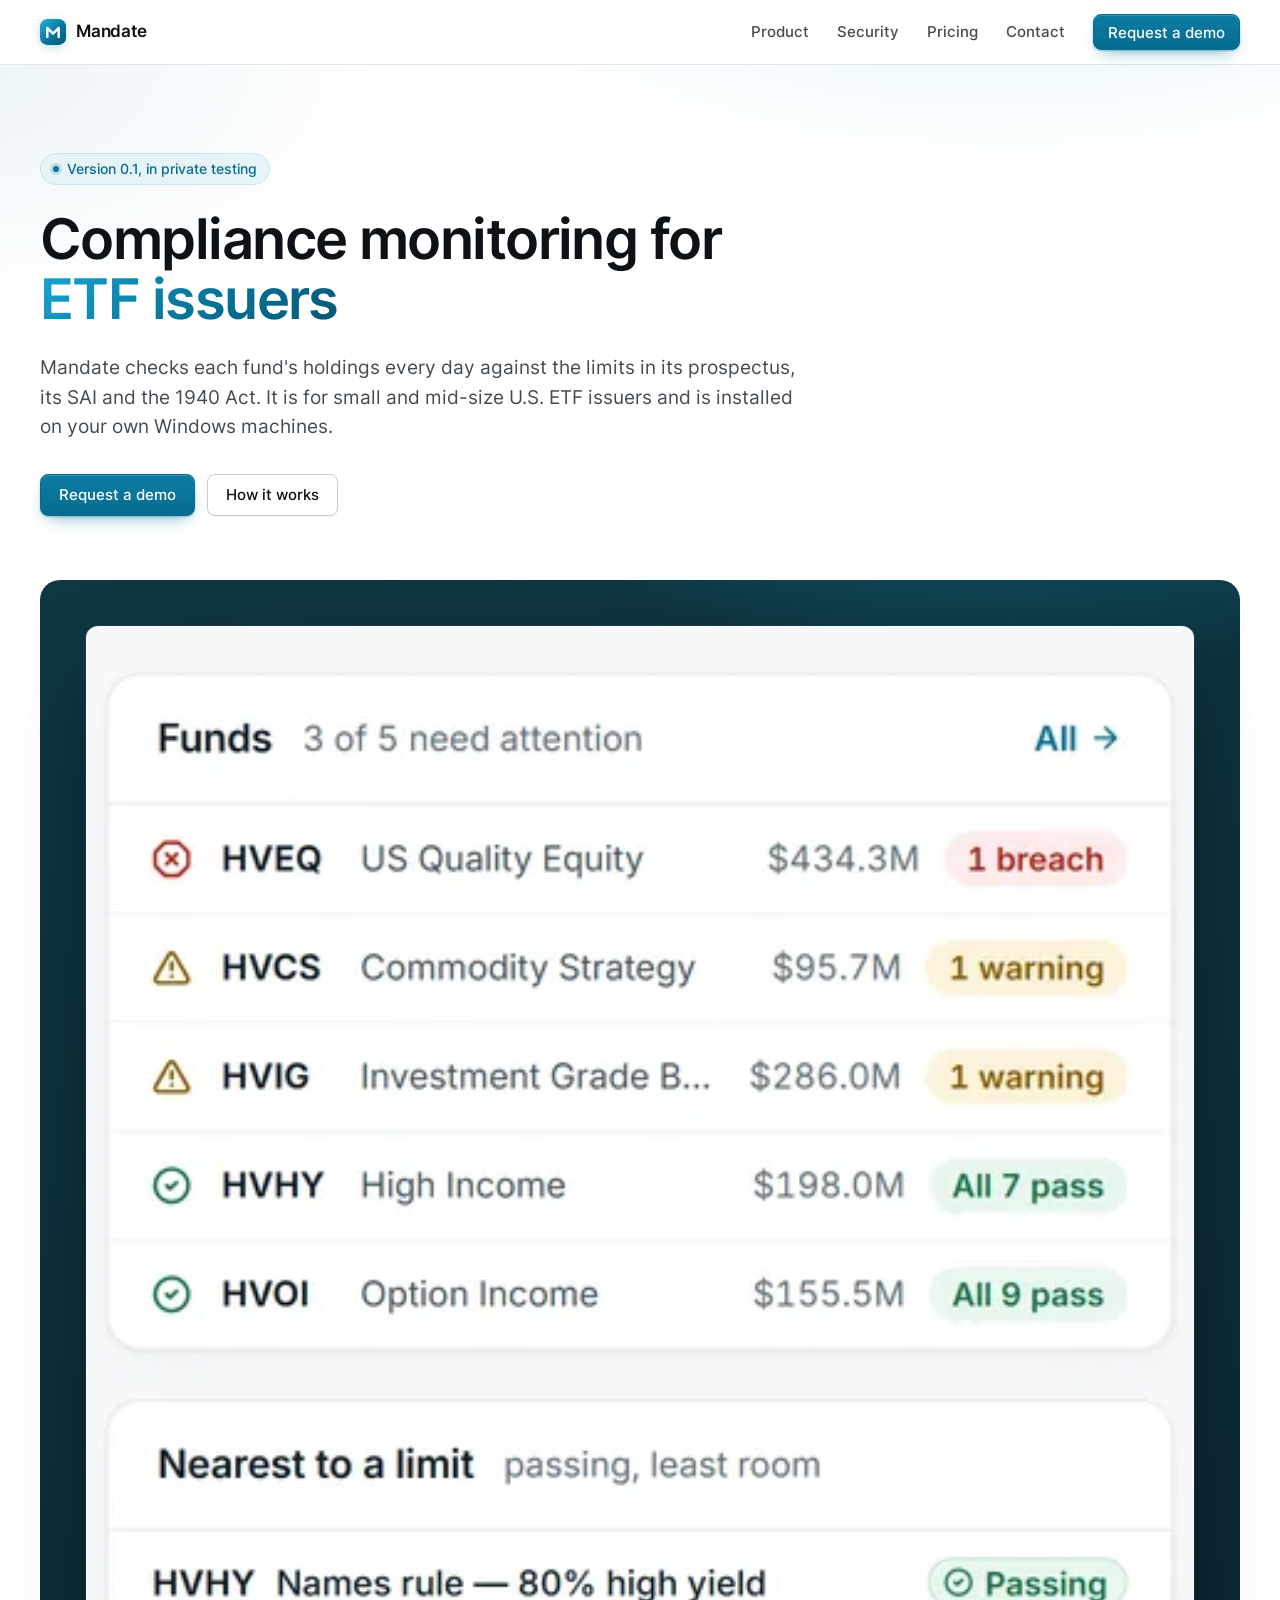
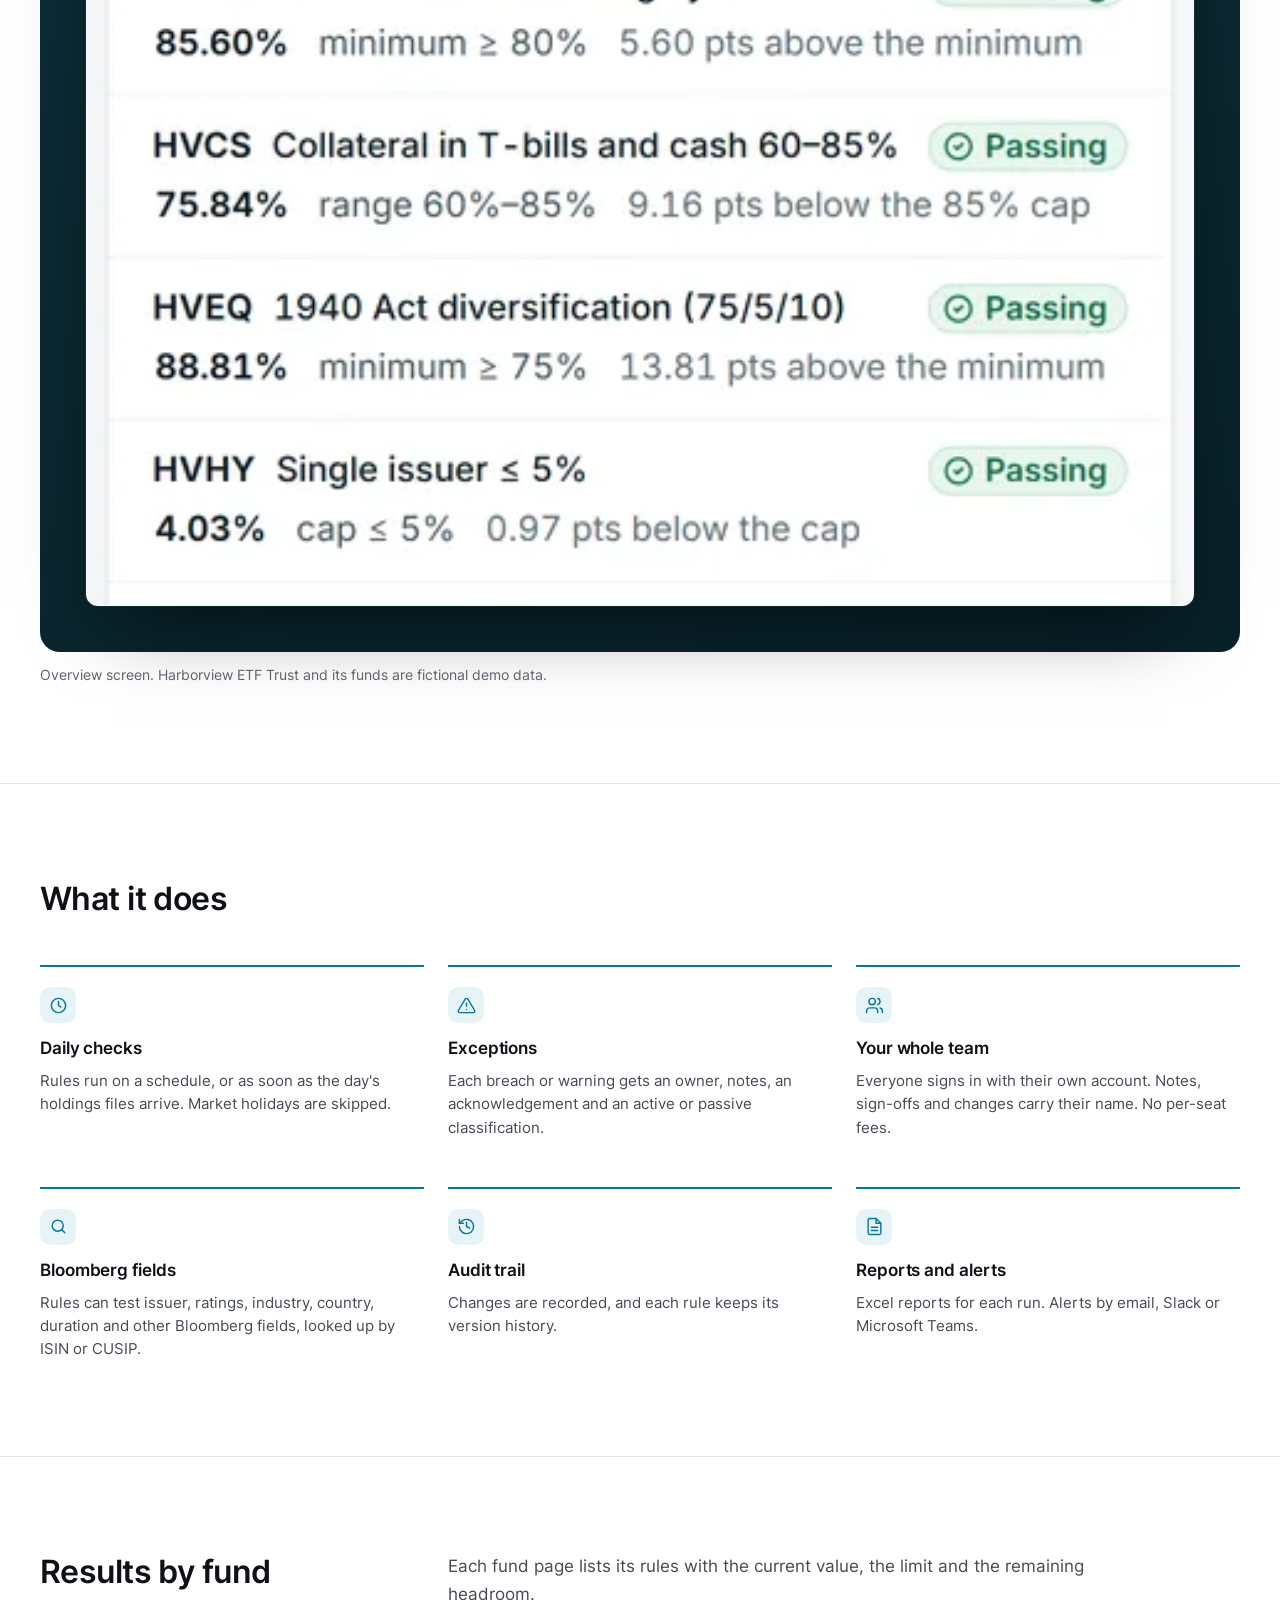
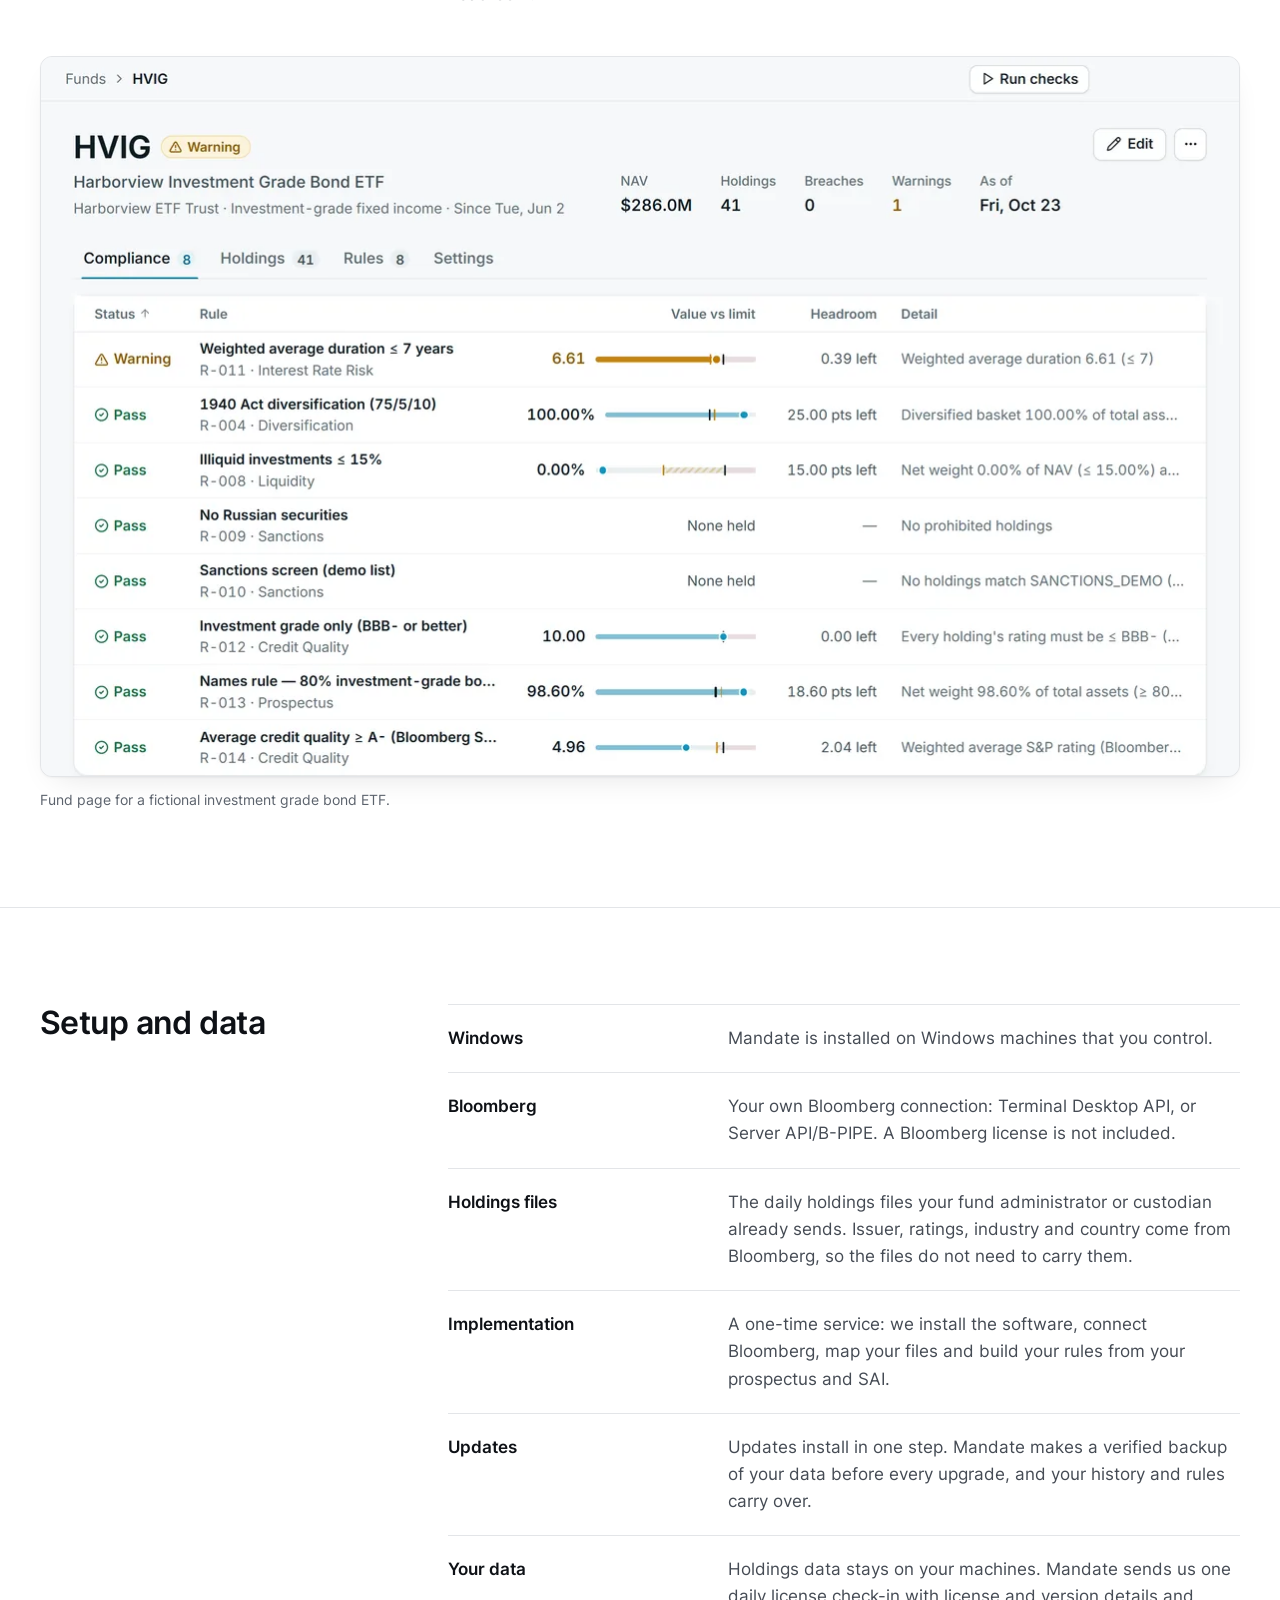
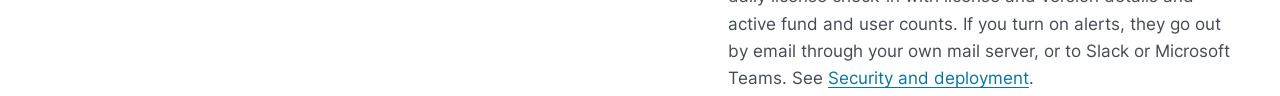
<file: index.html>
<!doctype html>
<html lang="en">
<head>
  <meta charset="utf-8">
  <meta name="viewport" content="width=device-width, initial-scale=1">
  <title>Mandate | Compliance monitoring for ETF issuers</title>
  <meta name="description" content="Portfolio compliance monitoring software for small and mid-size U.S. ETF issuers. Installed on your Windows machines, using your Bloomberg connection and your administrator's daily holdings files.">
  <link rel="canonical" href="https://www.example.com/">
  <meta property="og:type" content="website">
  <meta property="og:site_name" content="Mandate">
  <meta property="og:title" content="Mandate | Compliance monitoring for ETF issuers">
  <meta property="og:description" content="Portfolio compliance monitoring software for small and mid-size U.S. ETF issuers. Installed on your Windows machines, using your Bloomberg connection and your administrator's daily holdings files.">
  <meta property="og:url" content="https://www.example.com/">
  <meta property="og:image" content="https://www.example.com/assets/img/og-image.png">
  <meta property="og:image:width" content="1200">
  <meta property="og:image:height" content="630">
  <meta property="og:image:alt" content="Mandate: compliance monitoring for ETF issuers, with a screenshot of the overview screen.">
  <meta name="twitter:card" content="summary_large_image">
  <meta name="theme-color" content="#ffffff">
  <link rel="icon" href="favicon.svg" type="image/svg+xml">
  <link rel="apple-touch-icon" href="assets/img/apple-touch-icon.png">
  <link rel="preload" href="assets/fonts/inter-latin-var.woff2" as="font" type="font/woff2" crossorigin>
  <link rel="stylesheet" href="assets/css/site.css">
  <script src="assets/js/site.js" defer></script>
</head>
<body>
  <a class="skip-link" href="#main">Skip to content</a>

  <header class="site-header">
    <div class="container header-inner">
      <a class="brand" href="index.html" aria-label="Mandate home">
        <svg viewBox="0 0 32 32" aria-hidden="true" focusable="false"><defs><linearGradient id="bm1" x1="0" y1="0" x2="1" y2="1"><stop offset="0" stop-color="#22b3dc"/><stop offset=".55" stop-color="#08759b"/><stop offset="1" stop-color="#065a78"/></linearGradient></defs><rect width="32" height="32" rx="9" fill="url(#bm1)"/><path d="M9 22V11l7 7 7-7v11" fill="none" stroke="#fff" stroke-width="3" stroke-linecap="round" stroke-linejoin="round"/></svg>
        <span>Mandate</span>
      </a>
      <button class="nav-toggle" type="button" aria-expanded="false" aria-controls="site-nav" hidden>Menu</button>
      <nav id="site-nav" class="site-nav" aria-label="Main">
        <ul>
          <li><a href="product.html">Product</a></li>
          <li><a href="security.html">Security</a></li>
          <li><a href="pricing.html">Pricing</a></li>
          <li><a href="contact.html">Contact</a></li>
        </ul>
        <a class="btn btn--primary btn--small" href="contact.html">Request a demo</a>
      </nav>
    </div>
  </header>

  <main id="main">
    <section class="hero">
      <div class="container">
        <p class="status">Version 0.1, in private testing</p>
        <h1>Compliance monitoring for <span class="h-accent">ETF issuers</span></h1>
        <p class="lead">Mandate checks each fund's holdings every day against the limits in its prospectus, its SAI and the 1940 Act. It is for small and mid-size U.S. ETF issuers and is installed on your own Windows machines.</p>
        <div class="actions">
          <a class="btn btn--primary" href="contact.html">Request a demo</a>
          <a class="btn" href="product.html">How it works</a>
        </div>

        <figure class="hero-figure">
          <div class="stage"><div class="shot">
            <picture>
              <source media="(max-width: 640px)" srcset="assets/img/overview-panel-447.webp 447w, assets/img/overview-panel-894.webp 894w" sizes="100vw" width="447" height="638">
            <img src="assets/img/overview-1440.webp"
                 srcset="assets/img/overview-1440.webp 1440w, assets/img/overview-2400.webp 2400w"
                 sizes="(min-width: 1248px) 1200px, 100vw"
                 width="1440" height="900" fetchpriority="high"
                 alt="Overview screen for a fictional trust with five ETFs: a to-do list with one breach and one warning to review, the funds with their breach and warning counts, and the passing rules nearest their limits.">
            </picture>
          </div></div>
          <figcaption>Overview screen. Harborview ETF Trust and its funds are fictional demo data.</figcaption>
        </figure>
      </div>
    </section>

    <section class="section" aria-labelledby="does-heading">
      <div class="container">
        <h2 id="does-heading" class="section-head">What it does</h2>
        <ul class="facts facts--3">
          <li>
            <span class="fact-icon"><svg viewBox="0 0 24 24" aria-hidden="true" focusable="false"><circle cx="12" cy="12" r="9"/><path d="M12 7v5l3 2"/></svg></span>
            <h3>Daily checks</h3>
            <p>Rules run on a schedule, or as soon as the day's holdings files arrive. Market holidays are skipped.</p>
          </li>
          <li>
            <span class="fact-icon"><svg viewBox="0 0 24 24" aria-hidden="true" focusable="false"><path d="M10.3 3.9 1.8 18a2 2 0 0 0 1.7 3h17a2 2 0 0 0 1.7-3L13.7 3.9a2 2 0 0 0-3.4 0z"/><path d="M12 9v4"/><path d="M12 17h.01"/></svg></span>
            <h3>Exceptions</h3>
            <p>Each breach or warning gets an owner, notes, an acknowledgement and an active or passive classification.</p>
          </li>
          <li>
            <span class="fact-icon"><svg viewBox="0 0 24 24" aria-hidden="true" focusable="false"><path d="M16 21v-2a4 4 0 0 0-4-4H6a4 4 0 0 0-4 4v2"/><circle cx="9" cy="7" r="4"/><path d="M22 21v-2a4 4 0 0 0-3-3.87"/><path d="M16 3.13a4 4 0 0 1 0 7.75"/></svg></span>
            <h3>Your whole team</h3>
            <p>Everyone signs in with their own account. Notes, sign-offs and changes carry their name. No per-seat fees.</p>
          </li>
          <li>
            <span class="fact-icon"><svg viewBox="0 0 24 24" aria-hidden="true" focusable="false"><circle cx="11" cy="11" r="7"/><path d="m20 20-3.5-3.5"/></svg></span>
            <h3>Bloomberg fields</h3>
            <p>Rules can test issuer, ratings, industry, country, duration and other Bloomberg fields, looked up by ISIN or CUSIP.</p>
          </li>
          <li>
            <span class="fact-icon"><svg viewBox="0 0 24 24" aria-hidden="true" focusable="false"><path d="M3 12a9 9 0 1 0 3-6.7L3 8"/><path d="M3 3v5h5"/><path d="M12 7v5l4 2"/></svg></span>
            <h3>Audit trail</h3>
            <p>Changes are recorded, and each rule keeps its version history.</p>
          </li>
          <li>
            <span class="fact-icon"><svg viewBox="0 0 24 24" aria-hidden="true" focusable="false"><path d="M14 2H6a2 2 0 0 0-2 2v16a2 2 0 0 0 2 2h12a2 2 0 0 0 2-2V8z"/><path d="M14 2v6h6"/><path d="M8 13h8"/><path d="M8 17h8"/></svg></span>
            <h3>Reports and alerts</h3>
            <p>Excel reports for each run. Alerts by email, Slack or Microsoft Teams.</p>
          </li>
        </ul>
      </div>
    </section>

    <section class="section" aria-labelledby="results-heading">
      <div class="container">
        <div class="grid">
          <div class="col-4"><h2 id="results-heading">Results by fund</h2></div>
          <div class="col-8">
            <p class="body-text">Each fund page lists its rules with the current value, the limit and the remaining headroom.</p>
          </div>
        </div>
        <figure class="figure-wide">
          <div class="shot">
            
            <img src="assets/img/fund-1200.webp"
                 srcset="assets/img/fund-1200.webp 1200w, assets/img/fund-2400.webp 2400w"
                 sizes="(min-width: 1248px) 1200px, 100vw"
                 width="1200" height="720" loading="lazy" decoding="async"
                 alt="Compliance tab for a fictional investment grade bond ETF listing eight rules, including weighted average duration at 6.61 against a 7-year limit (warning), 1940 Act diversification, an 80% names-rule test and average credit quality, each with its value, a limit bar and headroom.">
          </div>
          <figcaption>Fund page for a fictional investment grade bond ETF.</figcaption>
        </figure>
      </div>
    </section>

    <section class="section" aria-labelledby="setup-heading">
      <div class="container grid">
        <div class="col-4"><h2 id="setup-heading">Setup and data</h2></div>
        <dl class="rows col-8">
          <div>
            <dt>Windows</dt>
            <dd>Mandate is installed on Windows machines that you control.</dd>
          </div>
          <div>
            <dt>Bloomberg</dt>
            <dd>Your own Bloomberg connection: Terminal Desktop API, or Server API/B-PIPE. A Bloomberg license is not included.</dd>
          </div>
          <div>
            <dt>Holdings files</dt>
            <dd>The daily holdings files your fund administrator or custodian already sends. Issuer, ratings, industry and country come from Bloomberg, so the files do not need to carry them.</dd>
          </div>
          <div>
            <dt>Implementation</dt>
            <dd>A one-time service: we install the software, connect Bloomberg, map your files and build your rules from your prospectus and SAI.</dd>
          </div>
          <div>
            <dt>Updates</dt>
            <dd>Updates install in one step. Mandate makes a verified backup of your data before every upgrade, and your history and rules carry over.</dd>
          </div>
          <div>
            <dt>Your data</dt>
            <dd>Holdings data stays on your machines. Mandate sends us one daily license check-in with license and version details and active fund and user counts. If you turn on alerts, they go out by email through your own mail server, or to Slack or Microsoft Teams. See <a href="security.html">Security and deployment</a>.</dd>
          </div>
        </dl>
      </div>
    </section>

    <section class="section" aria-labelledby="about-heading">
      <div class="container grid">
        <div class="col-4"><h2 id="about-heading">About</h2></div>
        <div class="col-8">
          <p class="body-text">Mandate was founded by an ETF compliance practitioner. Version 0.1 is in private testing.</p>
        </div>
      </div>
    </section>

    <section class="cta" aria-labelledby="cta-heading">
      <div class="container grid">
        <div class="col-8">
          <h2 id="cta-heading">Request a demo</h2>
          <p>The demo runs on fictional funds and data.</p>
        </div>
        <div class="col-4 actions">
          <a class="btn btn--primary" href="mailto:contact@example.com?subject=Demo%20request">Email us</a>
        </div>
      </div>
    </section>
  </main>

  <footer class="site-footer">
    <div class="container">
      <div class="footer-grid">
        <div>
          <a class="brand" href="index.html" aria-label="Mandate home">
            <svg viewBox="0 0 32 32" aria-hidden="true" focusable="false"><defs><linearGradient id="bm2" x1="0" y1="0" x2="1" y2="1"><stop offset="0" stop-color="#22b3dc"/><stop offset=".55" stop-color="#08759b"/><stop offset="1" stop-color="#065a78"/></linearGradient></defs><rect width="32" height="32" rx="9" fill="url(#bm2)"/><path d="M9 22V11l7 7 7-7v11" fill="none" stroke="#fff" stroke-width="3" stroke-linecap="round" stroke-linejoin="round"/></svg>
            <span>Mandate</span>
          </a>
          <p>Compliance monitoring software for U.S. ETF issuers. Version 0.1, in private testing.</p>
        </div>
        <nav aria-label="Product pages">
          <h2>Product</h2>
          <ul>
            <li><a href="product.html">How it works</a></li>
            <li><a href="security.html">Security and deployment</a></li>
            <li><a href="pricing.html">Pricing</a></li>
          </ul>
        </nav>
        <nav aria-label="Company pages">
          <h2>Company</h2>
          <ul>
            <li><a href="contact.html">Contact</a></li>
            <li><a href="privacy.html">Privacy</a></li>
            <li><a href="terms.html">Terms</a></li>
          </ul>
        </nav>
      </div>
      <div class="footer-base">
        <span>&copy; 2026 Mandate</span>
        <a href="mailto:contact@example.com">contact@example.com</a>
      </div>
    </div>
  </footer>
</body>
</html>
</file>
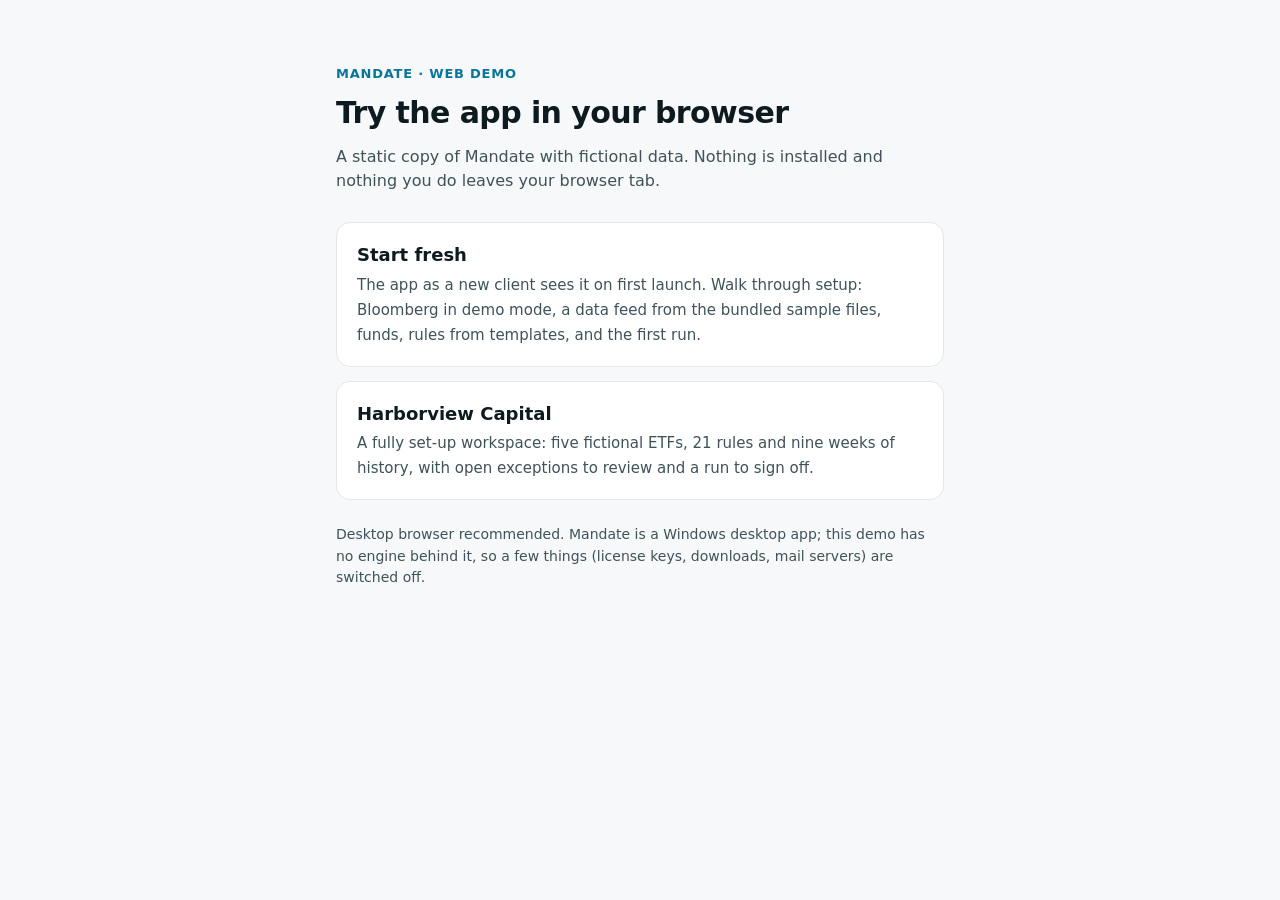
<file: demo/index.html>
<!doctype html>
<html lang="en">
<head>
<meta charset="utf-8">
<meta name="viewport" content="width=device-width, initial-scale=1">
<meta name="robots" content="noindex, nofollow">
<title>Mandate · web demo</title>
<link rel="stylesheet" href="demo.css">
</head>
<body>
<main>
  <p class="eyebrow">Mandate · web demo</p>
  <h1>Try the app in your browser</h1>
  <p class="lead">A static copy of Mandate with fictional data. Nothing is installed and nothing you do leaves your browser tab.</p>
  <a class="card" href="fresh/index.html">
    <strong>Start fresh</strong>
    <span>The app as a new client sees it on first launch. Walk through setup: Bloomberg in demo mode, a data feed from the bundled sample files, funds, rules from templates, and the first run.</span>
  </a>
  <a class="card" href="harborview/index.html">
    <strong>Harborview Capital</strong>
    <span>A fully set-up workspace: five fictional ETFs, 21 rules and nine weeks of history, with open exceptions to review and a run to sign off.</span>
  </a>
  <p class="note">Desktop browser recommended. Mandate is a Windows desktop app; this demo has no engine behind it, so a few things (license keys, downloads, mail servers) are switched off.</p>
</main>
</body>
</html>
</file>
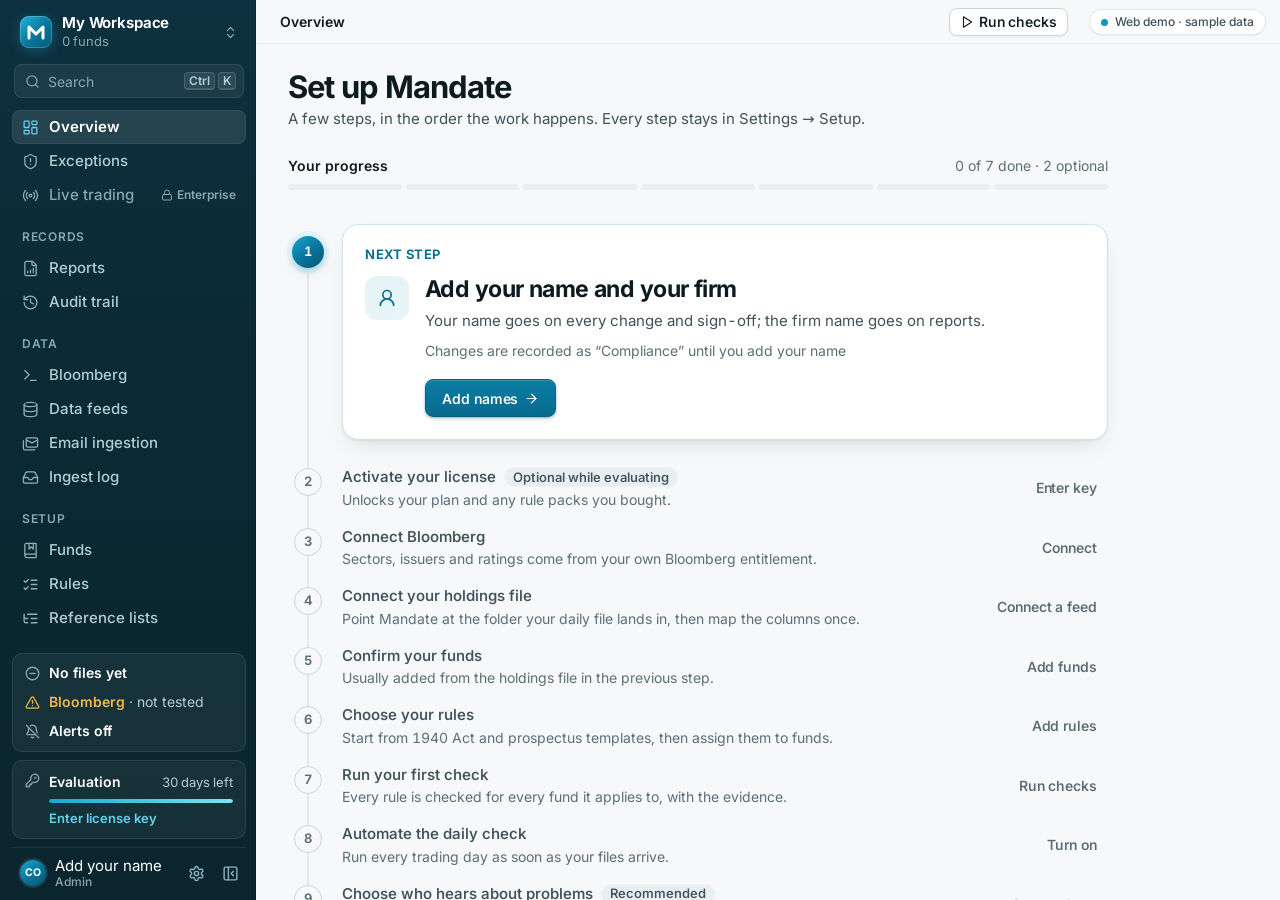
<file: demo/fresh/index.html>
<!doctype html>
<html lang="en" data-theme="light">
  <head>
    <meta charset="UTF-8" />
    <meta name="viewport" content="width=device-width, initial-scale=1.0" />
    <title>Mandate · web demo</title>
    <meta name="robots" content="noindex, nofollow" />
    <script src="./theme-init.js"></script>
    <script defer src="./assets/app-BKEG65wb.js"></script>
    <link rel="stylesheet" href="./assets/style-CeQolKDd.css">
  </head>
  <body>
    <div id="root"></div>
  </body>
</html>
</file>
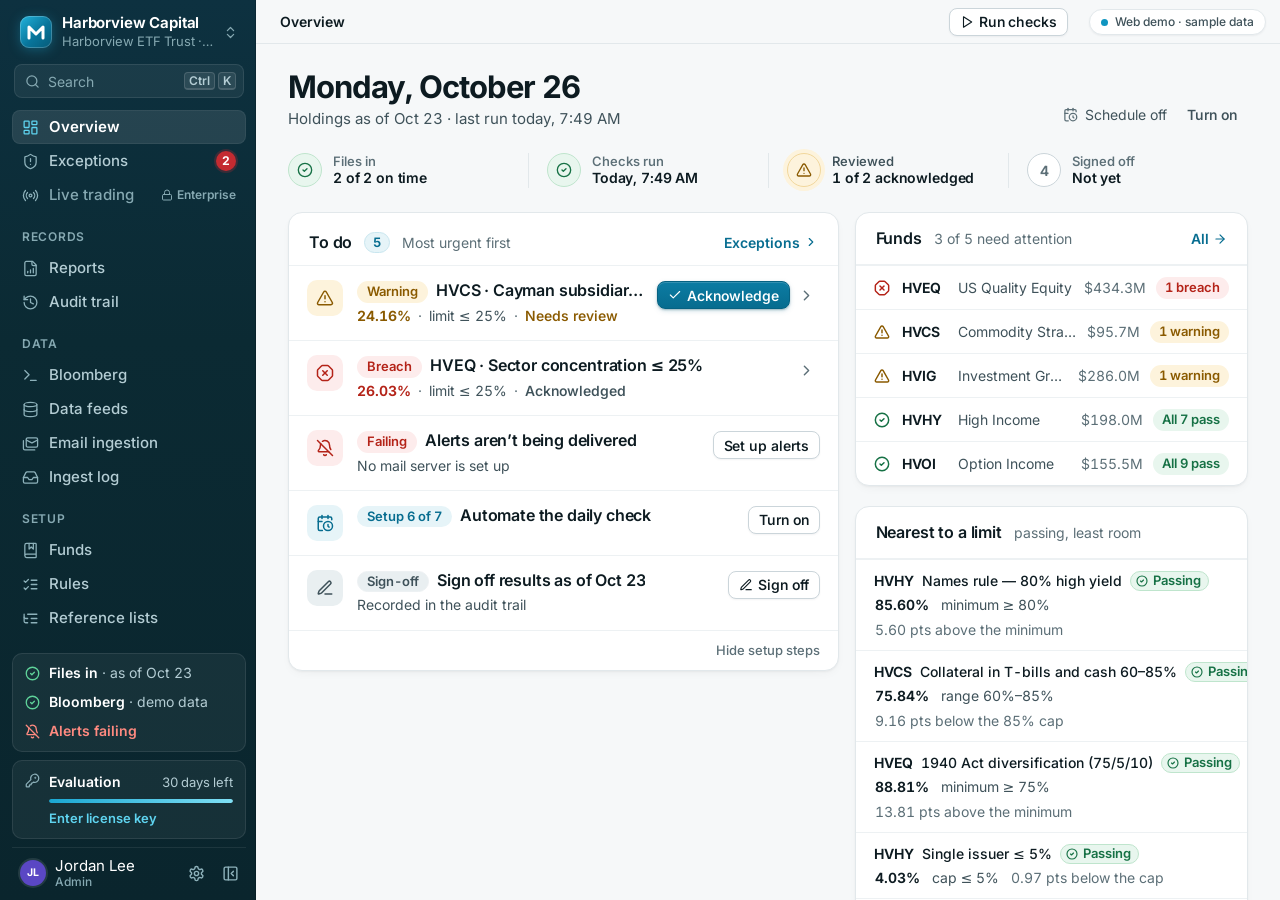
<file: demo/harborview/index.html>
<!doctype html>
<html lang="en" data-theme="light">
  <head>
    <meta charset="UTF-8" />
    <meta name="viewport" content="width=device-width, initial-scale=1.0" />
    <title>Mandate · web demo</title>
    <meta name="robots" content="noindex, nofollow" />
    <script src="./theme-init.js"></script>
    <script defer src="./assets/app-C3FFT6Ri.js"></script>
    <link rel="stylesheet" href="./assets/style-CeQolKDd.css">
  </head>
  <body>
    <div id="root"></div>
  </body>
</html>
</file>
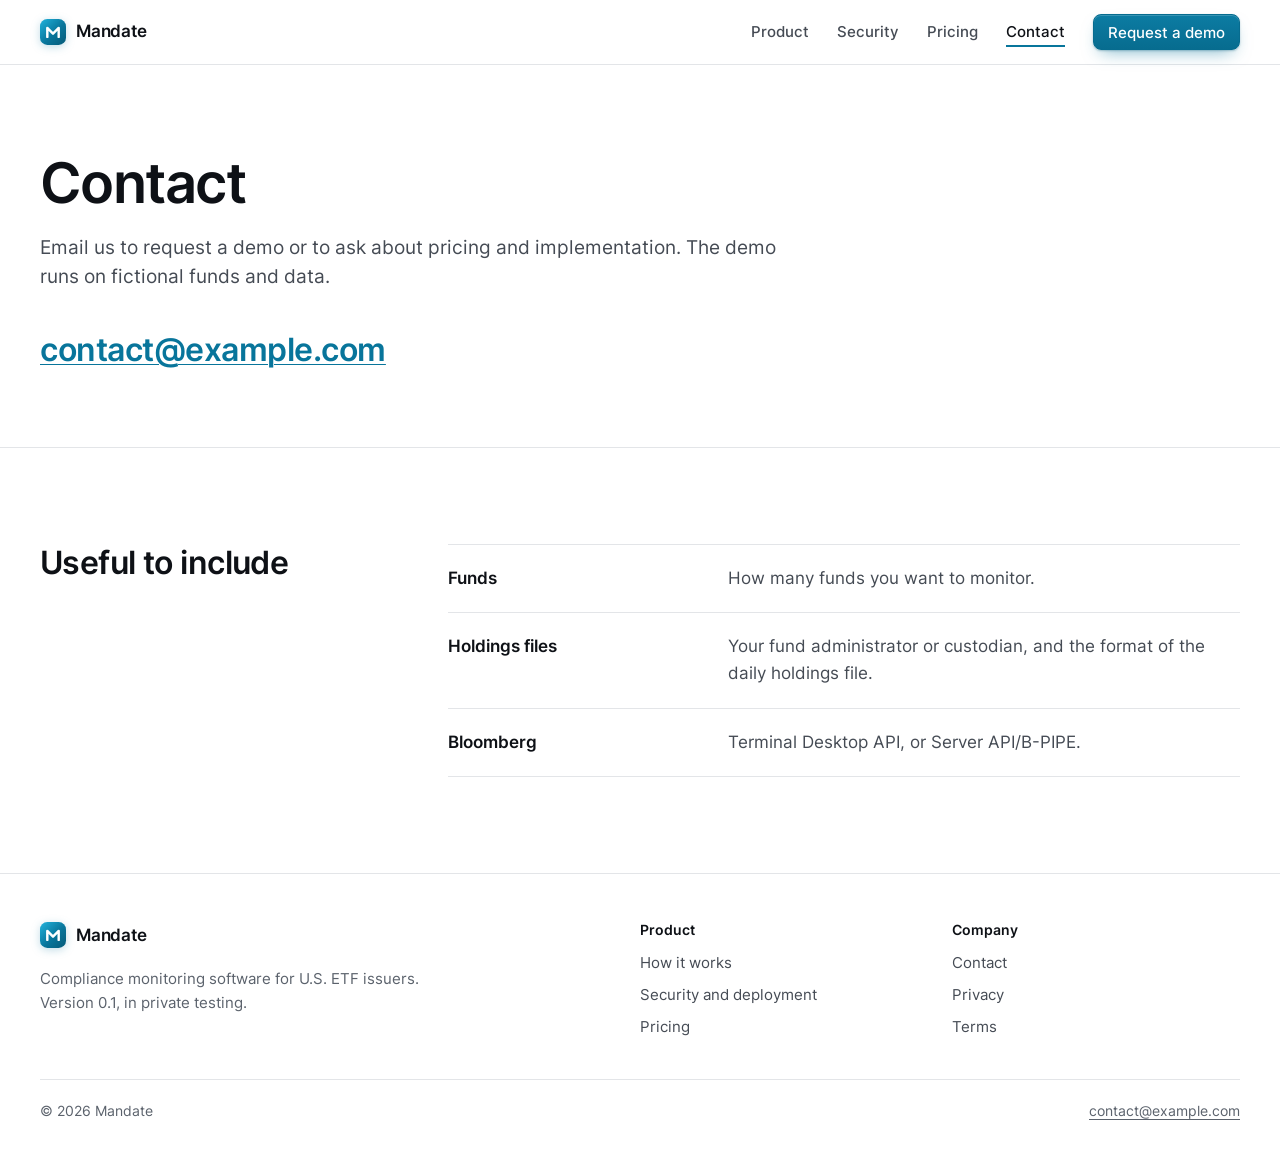
<file: contact.html>
<!doctype html>
<html lang="en">
<head>
  <meta charset="utf-8">
  <meta name="viewport" content="width=device-width, initial-scale=1">
  <title>Contact | Mandate</title>
  <meta name="description" content="Request a demo of Mandate or ask about pricing and implementation.">
  <link rel="canonical" href="https://www.example.com/contact.html">
  <meta property="og:type" content="website">
  <meta property="og:site_name" content="Mandate">
  <meta property="og:title" content="Contact | Mandate">
  <meta property="og:description" content="Request a demo of Mandate or ask about pricing and implementation.">
  <meta property="og:url" content="https://www.example.com/contact.html">
  <meta property="og:image" content="https://www.example.com/assets/img/og-image.png">
  <meta property="og:image:width" content="1200">
  <meta property="og:image:height" content="630">
  <meta property="og:image:alt" content="Mandate: compliance monitoring for ETF issuers, with a screenshot of the overview screen.">
  <meta name="twitter:card" content="summary_large_image">
  <meta name="theme-color" content="#ffffff">
  <link rel="icon" href="favicon.svg" type="image/svg+xml">
  <link rel="apple-touch-icon" href="assets/img/apple-touch-icon.png">
  <link rel="preload" href="assets/fonts/inter-latin-var.woff2" as="font" type="font/woff2" crossorigin>
  <link rel="stylesheet" href="assets/css/site.css">
  <script src="assets/js/site.js" defer></script>
</head>
<body>
  <a class="skip-link" href="#main">Skip to content</a>

  <header class="site-header">
    <div class="container header-inner">
      <a class="brand" href="index.html" aria-label="Mandate home">
        <svg viewBox="0 0 32 32" aria-hidden="true" focusable="false"><defs><linearGradient id="bm1" x1="0" y1="0" x2="1" y2="1"><stop offset="0" stop-color="#22b3dc"/><stop offset=".55" stop-color="#08759b"/><stop offset="1" stop-color="#065a78"/></linearGradient></defs><rect width="32" height="32" rx="9" fill="url(#bm1)"/><path d="M9 22V11l7 7 7-7v11" fill="none" stroke="#fff" stroke-width="3" stroke-linecap="round" stroke-linejoin="round"/></svg>
        <span>Mandate</span>
      </a>
      <button class="nav-toggle" type="button" aria-expanded="false" aria-controls="site-nav" hidden>Menu</button>
      <nav id="site-nav" class="site-nav" aria-label="Main">
        <ul>
          <li><a href="product.html">Product</a></li>
          <li><a href="security.html">Security</a></li>
          <li><a href="pricing.html">Pricing</a></li>
          <li><a href="contact.html" aria-current="page">Contact</a></li>
        </ul>
        <a class="btn btn--primary btn--small" href="contact.html">Request a demo</a>
      </nav>
    </div>
  </header>

  <main id="main">
    <section class="page-head">
      <div class="container">
        <h1>Contact</h1>
        <p class="lead">Email us to request a demo or to ask about pricing and implementation. The demo runs on fictional funds and data.</p>
        <!-- Contact is a plain mailto link: there is no form and no backend. The address comes from brand.json (see README). -->
        <a class="email-link" href="mailto:contact@example.com?subject=Demo%20request">contact@example.com</a>
      </div>
    </section>

    <section class="section" aria-labelledby="include-heading">
      <div class="container grid">
        <div class="col-4"><h2 id="include-heading">Useful to include</h2></div>
        <dl class="rows col-8">
          <div>
            <dt>Funds</dt>
            <dd>How many funds you want to monitor.</dd>
          </div>
          <div>
            <dt>Holdings files</dt>
            <dd>Your fund administrator or custodian, and the format of the daily holdings file.</dd>
          </div>
          <div>
            <dt>Bloomberg</dt>
            <dd>Terminal Desktop API, or Server API/B-PIPE.</dd>
          </div>
        </dl>
      </div>
    </section>
  </main>

  <footer class="site-footer">
    <div class="container">
      <div class="footer-grid">
        <div>
          <a class="brand" href="index.html" aria-label="Mandate home">
            <svg viewBox="0 0 32 32" aria-hidden="true" focusable="false"><defs><linearGradient id="bm2" x1="0" y1="0" x2="1" y2="1"><stop offset="0" stop-color="#22b3dc"/><stop offset=".55" stop-color="#08759b"/><stop offset="1" stop-color="#065a78"/></linearGradient></defs><rect width="32" height="32" rx="9" fill="url(#bm2)"/><path d="M9 22V11l7 7 7-7v11" fill="none" stroke="#fff" stroke-width="3" stroke-linecap="round" stroke-linejoin="round"/></svg>
            <span>Mandate</span>
          </a>
          <p>Compliance monitoring software for U.S. ETF issuers. Version 0.1, in private testing.</p>
        </div>
        <nav aria-label="Product pages">
          <h2>Product</h2>
          <ul>
            <li><a href="product.html">How it works</a></li>
            <li><a href="security.html">Security and deployment</a></li>
            <li><a href="pricing.html">Pricing</a></li>
          </ul>
        </nav>
        <nav aria-label="Company pages">
          <h2>Company</h2>
          <ul>
            <li><a href="contact.html">Contact</a></li>
            <li><a href="privacy.html">Privacy</a></li>
            <li><a href="terms.html">Terms</a></li>
          </ul>
        </nav>
      </div>
      <div class="footer-base">
        <span>&copy; 2026 Mandate</span>
        <a href="mailto:contact@example.com">contact@example.com</a>
      </div>
    </div>
  </footer>
</body>
</html>
</file>
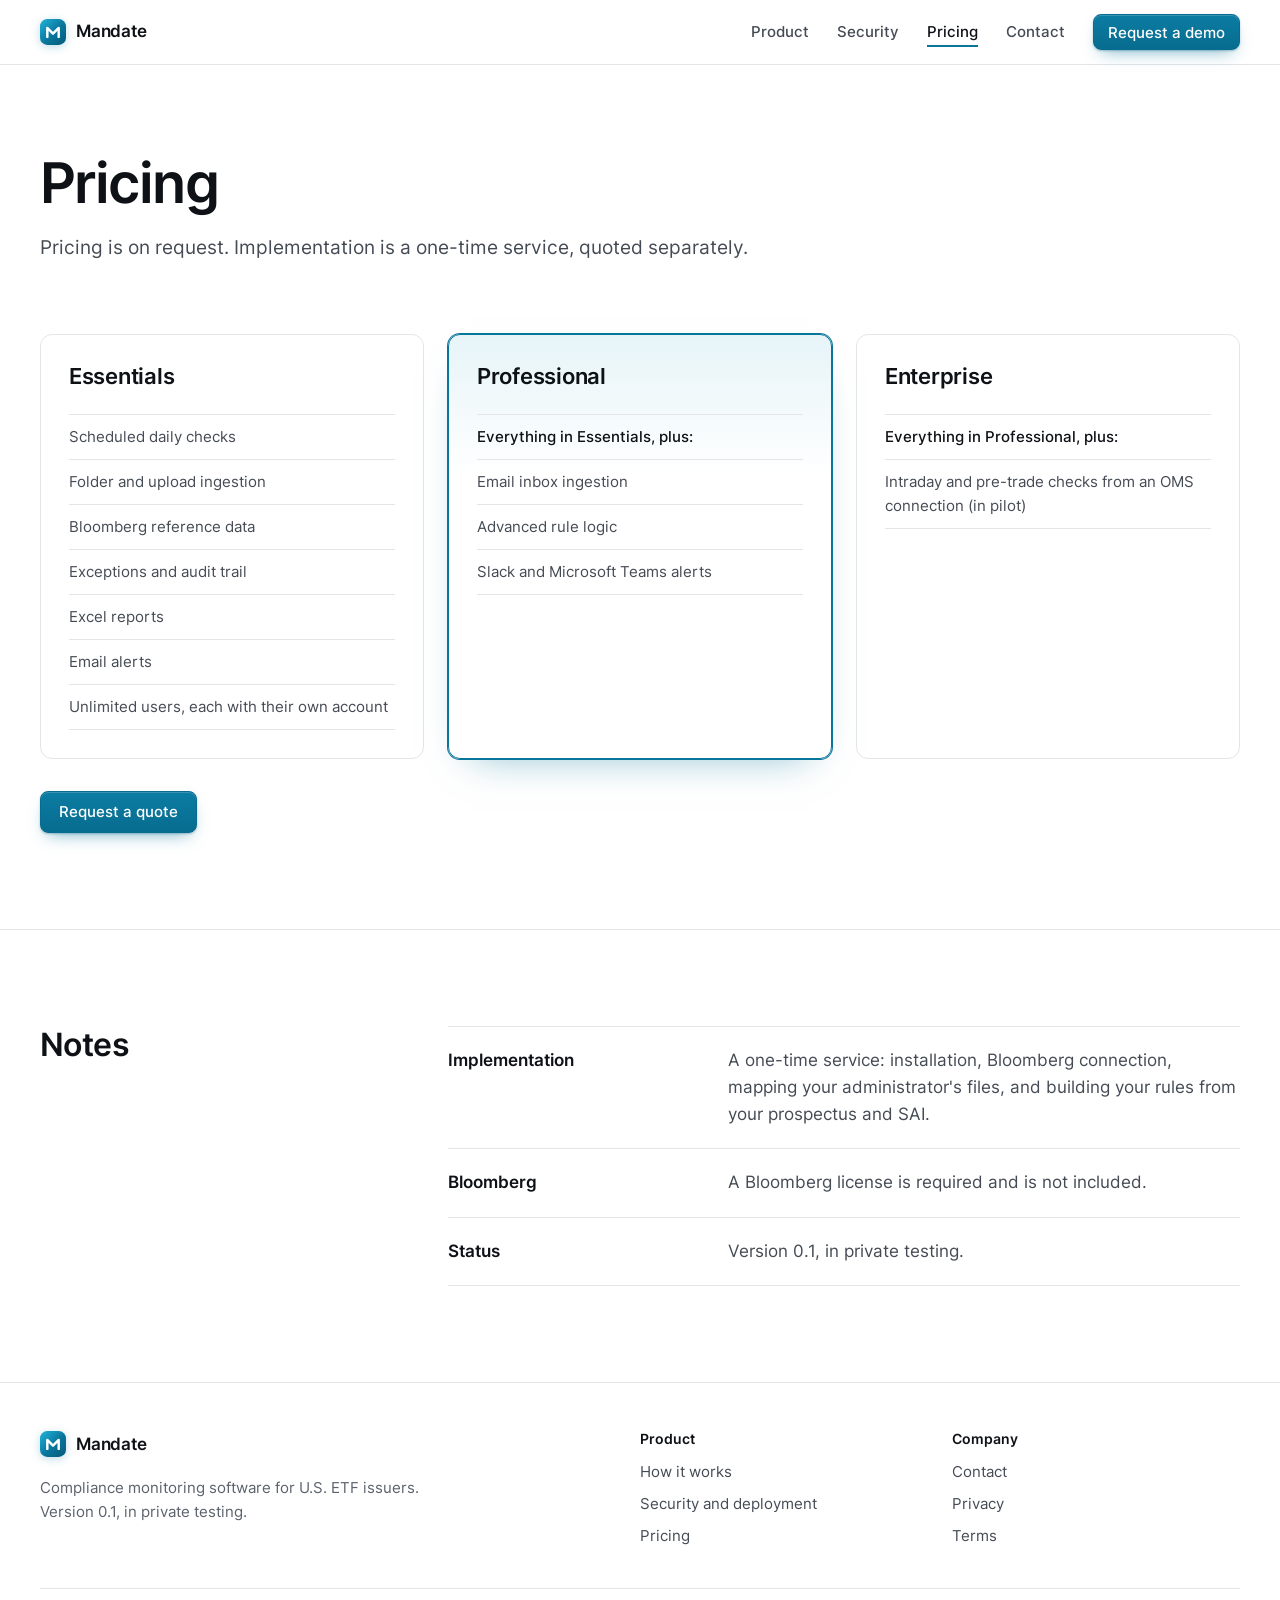
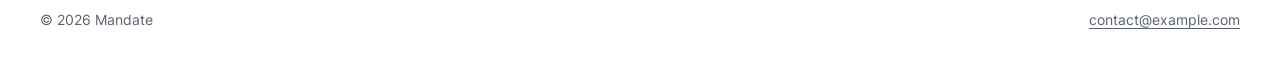
<file: pricing.html>
<!doctype html>
<html lang="en">
<head>
  <meta charset="utf-8">
  <meta name="viewport" content="width=device-width, initial-scale=1">
  <title>Pricing | Mandate</title>
  <meta name="description" content="Mandate plans: Essentials, Professional and Enterprise. Pricing on request. Implementation is a one-time service.">
  <link rel="canonical" href="https://www.example.com/pricing.html">
  <meta property="og:type" content="website">
  <meta property="og:site_name" content="Mandate">
  <meta property="og:title" content="Pricing | Mandate">
  <meta property="og:description" content="Mandate plans: Essentials, Professional and Enterprise. Pricing on request. Implementation is a one-time service.">
  <meta property="og:url" content="https://www.example.com/pricing.html">
  <meta property="og:image" content="https://www.example.com/assets/img/og-image.png">
  <meta property="og:image:width" content="1200">
  <meta property="og:image:height" content="630">
  <meta property="og:image:alt" content="Mandate: compliance monitoring for ETF issuers, with a screenshot of the overview screen.">
  <meta name="twitter:card" content="summary_large_image">
  <meta name="theme-color" content="#ffffff">
  <link rel="icon" href="favicon.svg" type="image/svg+xml">
  <link rel="apple-touch-icon" href="assets/img/apple-touch-icon.png">
  <link rel="preload" href="assets/fonts/inter-latin-var.woff2" as="font" type="font/woff2" crossorigin>
  <link rel="stylesheet" href="assets/css/site.css">
  <script src="assets/js/site.js" defer></script>
</head>
<body>
  <a class="skip-link" href="#main">Skip to content</a>

  <header class="site-header">
    <div class="container header-inner">
      <a class="brand" href="index.html" aria-label="Mandate home">
        <svg viewBox="0 0 32 32" aria-hidden="true" focusable="false"><defs><linearGradient id="bm1" x1="0" y1="0" x2="1" y2="1"><stop offset="0" stop-color="#22b3dc"/><stop offset=".55" stop-color="#08759b"/><stop offset="1" stop-color="#065a78"/></linearGradient></defs><rect width="32" height="32" rx="9" fill="url(#bm1)"/><path d="M9 22V11l7 7 7-7v11" fill="none" stroke="#fff" stroke-width="3" stroke-linecap="round" stroke-linejoin="round"/></svg>
        <span>Mandate</span>
      </a>
      <button class="nav-toggle" type="button" aria-expanded="false" aria-controls="site-nav" hidden>Menu</button>
      <nav id="site-nav" class="site-nav" aria-label="Main">
        <ul>
          <li><a href="product.html">Product</a></li>
          <li><a href="security.html">Security</a></li>
          <li><a href="pricing.html" aria-current="page">Pricing</a></li>
          <li><a href="contact.html">Contact</a></li>
        </ul>
        <a class="btn btn--primary btn--small" href="contact.html">Request a demo</a>
      </nav>
    </div>
  </header>

  <main id="main">
    <section class="page-head">
      <div class="container">
        <h1>Pricing</h1>
        <p class="lead"><span class="on-request">Pricing is on request. </span>Implementation is a one-time service, quoted separately.</p>
      </div>
    </section>

    <section class="section section--flush" aria-label="Plans">
      <div class="container">
        <ul class="plans">
          <li class="plan">
            <h2>Essentials</h2>
            <ul>
              <li>Scheduled daily checks</li>
              <li>Folder and upload ingestion</li>
              <li>Bloomberg reference data</li>
              <li>Exceptions and audit trail</li>
              <li>Excel reports</li>
              <li>Email alerts</li>
              <li>Unlimited users, each with their own account</li>
            </ul>
          </li>
          <li class="plan plan--featured">
            <h2>Professional</h2>
            <ul>
              <li class="plan-includes">Everything in Essentials, plus:</li>
              <li>Email inbox ingestion</li>
              <li>Advanced rule logic</li>
              <li>Slack and Microsoft Teams alerts</li>
            </ul>
          </li>
          <li class="plan">
            <h2>Enterprise</h2>
            <ul>
              <li class="plan-includes">Everything in Professional, plus:</li>
              <li>Intraday and pre-trade checks from an OMS connection (in pilot)</li>
            </ul>
          </li>
        </ul>
        <div class="actions">
          <a class="btn btn--primary" href="mailto:contact@example.com?subject=Quote%20request">Request a quote</a>
        </div>
      </div>
    </section>

    <!-- Draft prices: the block below is switched off. To publish the prices, delete the DRAFT PRICES START line
         and the DRAFT PRICES END line. The "Pricing is on request" sentence hides itself when the block is present. -->
<!-- DRAFT PRICES START: delete this line to publish
    <section class="section draft-prices" aria-labelledby="prices-heading">
      <div class="container grid">
        <div class="col-4"><h2 id="prices-heading">Prices</h2></div>
        <div class="col-8">
          <table class="price-table">
            <caption class="visually-hidden">Annual license price and included funds by plan</caption>
            <thead>
              <tr><th scope="col">Plan</th><th scope="col">Annual license</th><th scope="col">Funds included</th></tr>
            </thead>
            <tbody>
              <tr><th scope="row">Essentials</th><td>$15,000 per year</td><td>3</td></tr>
              <tr><th scope="row">Professional</th><td>$30,000 per year</td><td>5</td></tr>
              <tr><th scope="row">Enterprise</th><td>From $60,000 per year</td><td>10</td></tr>
            </tbody>
          </table>
          <p class="note">Additional funds and the one-time implementation are quoted separately.</p>
        </div>
      </div>
    </section>
DRAFT PRICES END: delete this line to publish -->

    <section class="section" aria-labelledby="notes-heading">
      <div class="container grid">
        <div class="col-4"><h2 id="notes-heading">Notes</h2></div>
        <dl class="rows col-8">
          <div>
            <dt>Implementation</dt>
            <dd>A one-time service: installation, Bloomberg connection, mapping your administrator's files, and building your rules from your prospectus and SAI.</dd>
          </div>
          <div>
            <dt>Bloomberg</dt>
            <dd>A Bloomberg license is required and is not included.</dd>
          </div>
          <div>
            <dt>Status</dt>
            <dd>Version 0.1, in private testing.</dd>
          </div>
        </dl>
      </div>
    </section>
  </main>

  <footer class="site-footer">
    <div class="container">
      <div class="footer-grid">
        <div>
          <a class="brand" href="index.html" aria-label="Mandate home">
            <svg viewBox="0 0 32 32" aria-hidden="true" focusable="false"><defs><linearGradient id="bm2" x1="0" y1="0" x2="1" y2="1"><stop offset="0" stop-color="#22b3dc"/><stop offset=".55" stop-color="#08759b"/><stop offset="1" stop-color="#065a78"/></linearGradient></defs><rect width="32" height="32" rx="9" fill="url(#bm2)"/><path d="M9 22V11l7 7 7-7v11" fill="none" stroke="#fff" stroke-width="3" stroke-linecap="round" stroke-linejoin="round"/></svg>
            <span>Mandate</span>
          </a>
          <p>Compliance monitoring software for U.S. ETF issuers. Version 0.1, in private testing.</p>
        </div>
        <nav aria-label="Product pages">
          <h2>Product</h2>
          <ul>
            <li><a href="product.html">How it works</a></li>
            <li><a href="security.html">Security and deployment</a></li>
            <li><a href="pricing.html">Pricing</a></li>
          </ul>
        </nav>
        <nav aria-label="Company pages">
          <h2>Company</h2>
          <ul>
            <li><a href="contact.html">Contact</a></li>
            <li><a href="privacy.html">Privacy</a></li>
            <li><a href="terms.html">Terms</a></li>
          </ul>
        </nav>
      </div>
      <div class="footer-base">
        <span>&copy; 2026 Mandate</span>
        <a href="mailto:contact@example.com">contact@example.com</a>
      </div>
    </div>
  </footer>
</body>
</html>
</file>
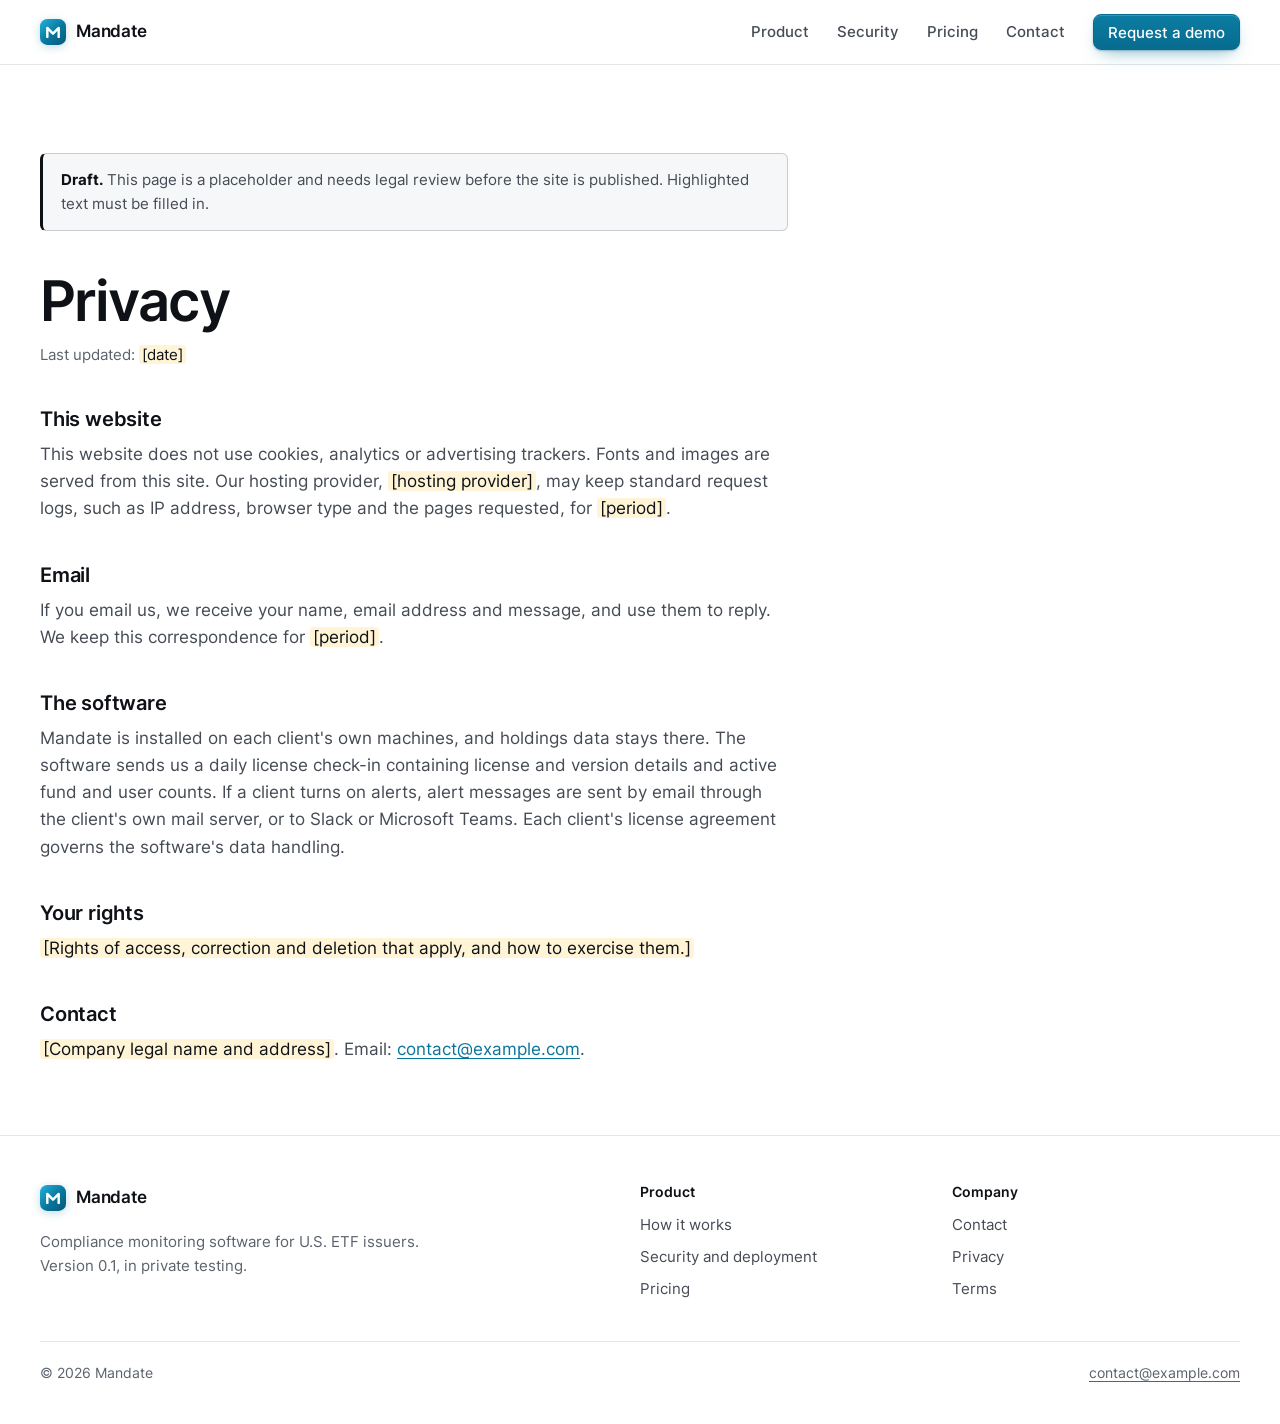
<file: privacy.html>
<!doctype html>
<html lang="en">
<head>
  <meta charset="utf-8">
  <meta name="viewport" content="width=device-width, initial-scale=1">
  <title>Privacy | Mandate</title>
  <meta name="description" content="Privacy notice for the Mandate website. Draft.">
  <meta name="robots" content="noindex">
  <link rel="canonical" href="https://www.example.com/privacy.html">
  <meta property="og:type" content="website">
  <meta property="og:site_name" content="Mandate">
  <meta property="og:title" content="Privacy | Mandate">
  <meta property="og:description" content="Privacy notice for the Mandate website. Draft.">
  <meta property="og:url" content="https://www.example.com/privacy.html">
  <meta property="og:image" content="https://www.example.com/assets/img/og-image.png">
  <meta property="og:image:width" content="1200">
  <meta property="og:image:height" content="630">
  <meta property="og:image:alt" content="Mandate: compliance monitoring for ETF issuers, with a screenshot of the overview screen.">
  <meta name="twitter:card" content="summary_large_image">
  <meta name="theme-color" content="#ffffff">
  <link rel="icon" href="favicon.svg" type="image/svg+xml">
  <link rel="apple-touch-icon" href="assets/img/apple-touch-icon.png">
  <link rel="preload" href="assets/fonts/inter-latin-var.woff2" as="font" type="font/woff2" crossorigin>
  <link rel="stylesheet" href="assets/css/site.css">
  <script src="assets/js/site.js" defer></script>
</head>
<body>
  <a class="skip-link" href="#main">Skip to content</a>

  <header class="site-header">
    <div class="container header-inner">
      <a class="brand" href="index.html" aria-label="Mandate home">
        <svg viewBox="0 0 32 32" aria-hidden="true" focusable="false"><defs><linearGradient id="bm1" x1="0" y1="0" x2="1" y2="1"><stop offset="0" stop-color="#22b3dc"/><stop offset=".55" stop-color="#08759b"/><stop offset="1" stop-color="#065a78"/></linearGradient></defs><rect width="32" height="32" rx="9" fill="url(#bm1)"/><path d="M9 22V11l7 7 7-7v11" fill="none" stroke="#fff" stroke-width="3" stroke-linecap="round" stroke-linejoin="round"/></svg>
        <span>Mandate</span>
      </a>
      <button class="nav-toggle" type="button" aria-expanded="false" aria-controls="site-nav" hidden>Menu</button>
      <nav id="site-nav" class="site-nav" aria-label="Main">
        <ul>
          <li><a href="product.html">Product</a></li>
          <li><a href="security.html">Security</a></li>
          <li><a href="pricing.html">Pricing</a></li>
          <li><a href="contact.html">Contact</a></li>
        </ul>
        <a class="btn btn--primary btn--small" href="contact.html">Request a demo</a>
      </nav>
    </div>
  </header>

  <main id="main">
    <section class="page-head">
      <div class="container">
       <div class="prose">
        <p class="draft-banner"><strong>Draft.</strong> This page is a placeholder and needs legal review before the site is published. Highlighted text must be filled in.</p>
        <h1>Privacy</h1>
        <p class="updated">Last updated: <span class="placeholder">[date]</span></p>

        <h2>This website</h2>
        <p>This website does not use cookies, analytics or advertising trackers. Fonts and images are served from this site. Our hosting provider, <span class="placeholder">[hosting provider]</span>, may keep standard request logs, such as IP address, browser type and the pages requested, for <span class="placeholder">[period]</span>.</p>

        <h2>Email</h2>
        <p>If you email us, we receive your name, email address and message, and use them to reply. We keep this correspondence for <span class="placeholder">[period]</span>.</p>

        <h2>The software</h2>
        <p>Mandate is installed on each client's own machines, and holdings data stays there. The software sends us a daily license check-in containing license and version details and active fund and user counts. If a client turns on alerts, alert messages are sent by email through the client's own mail server, or to Slack or Microsoft Teams. Each client's license agreement governs the software's data handling.</p>

        <h2>Your rights</h2>
        <p><span class="placeholder">[Rights of access, correction and deletion that apply, and how to exercise them.]</span></p>

        <h2>Contact</h2>
        <p><span class="placeholder">[Company legal name and address]</span>. Email: <a href="mailto:contact@example.com">contact@example.com</a>.</p>
       </div>
      </div>
    </section>
  </main>

  <footer class="site-footer">
    <div class="container">
      <div class="footer-grid">
        <div>
          <a class="brand" href="index.html" aria-label="Mandate home">
            <svg viewBox="0 0 32 32" aria-hidden="true" focusable="false"><defs><linearGradient id="bm2" x1="0" y1="0" x2="1" y2="1"><stop offset="0" stop-color="#22b3dc"/><stop offset=".55" stop-color="#08759b"/><stop offset="1" stop-color="#065a78"/></linearGradient></defs><rect width="32" height="32" rx="9" fill="url(#bm2)"/><path d="M9 22V11l7 7 7-7v11" fill="none" stroke="#fff" stroke-width="3" stroke-linecap="round" stroke-linejoin="round"/></svg>
            <span>Mandate</span>
          </a>
          <p>Compliance monitoring software for U.S. ETF issuers. Version 0.1, in private testing.</p>
        </div>
        <nav aria-label="Product pages">
          <h2>Product</h2>
          <ul>
            <li><a href="product.html">How it works</a></li>
            <li><a href="security.html">Security and deployment</a></li>
            <li><a href="pricing.html">Pricing</a></li>
          </ul>
        </nav>
        <nav aria-label="Company pages">
          <h2>Company</h2>
          <ul>
            <li><a href="contact.html">Contact</a></li>
            <li><a href="privacy.html">Privacy</a></li>
            <li><a href="terms.html">Terms</a></li>
          </ul>
        </nav>
      </div>
      <div class="footer-base">
        <span>&copy; 2026 Mandate</span>
        <a href="mailto:contact@example.com">contact@example.com</a>
      </div>
    </div>
  </footer>
</body>
</html>
</file>
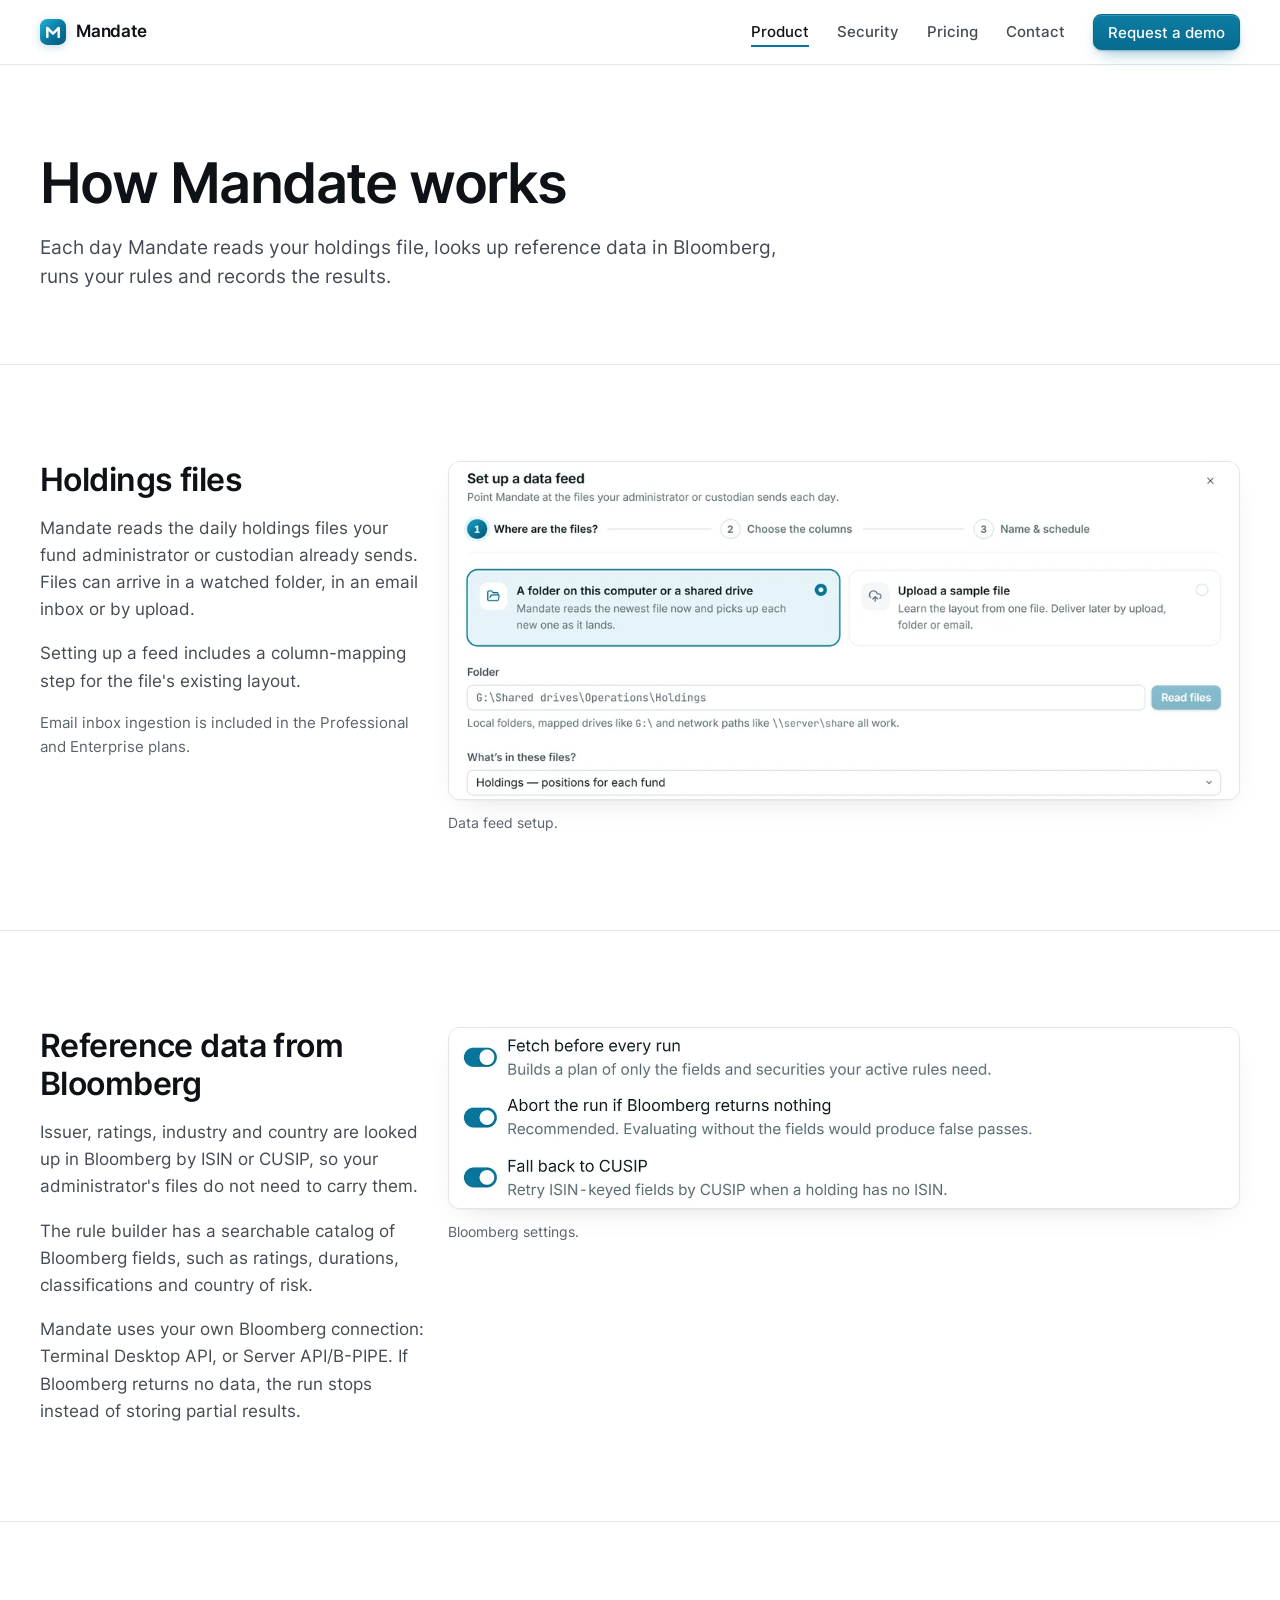
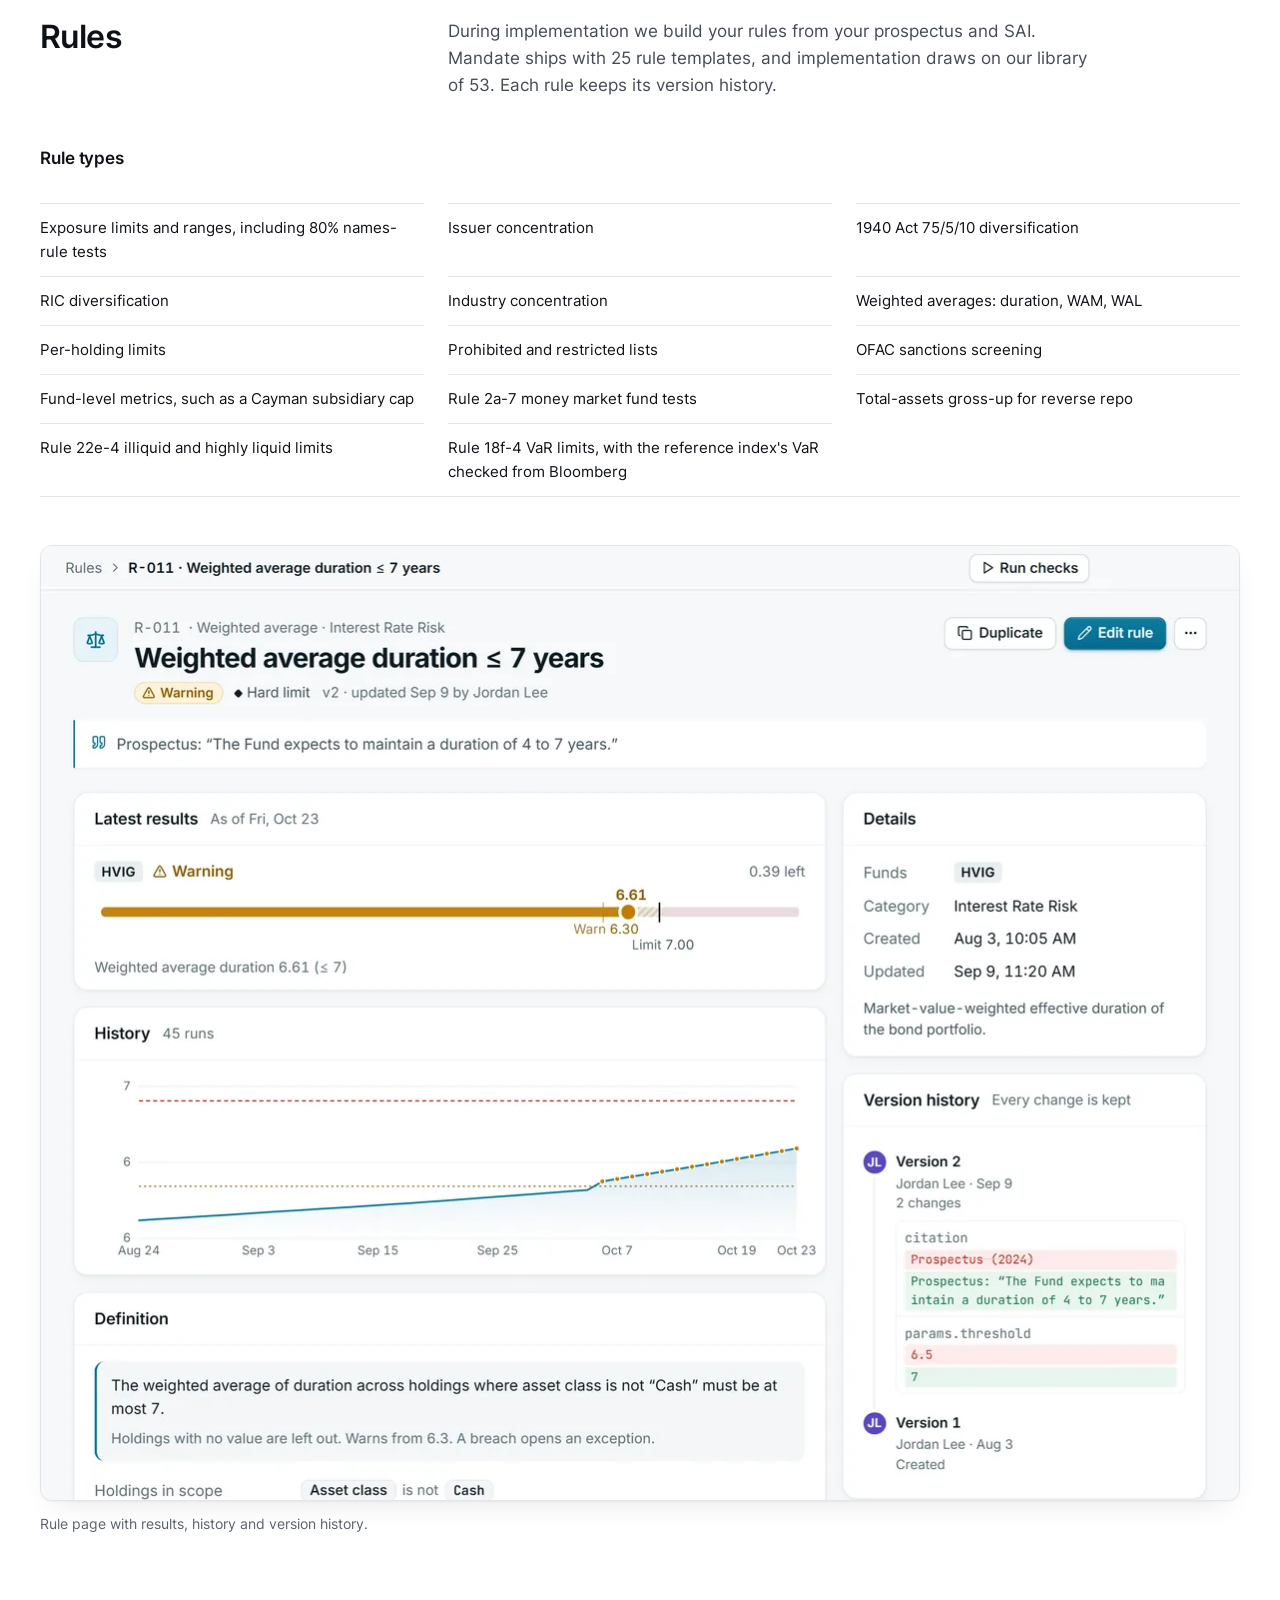
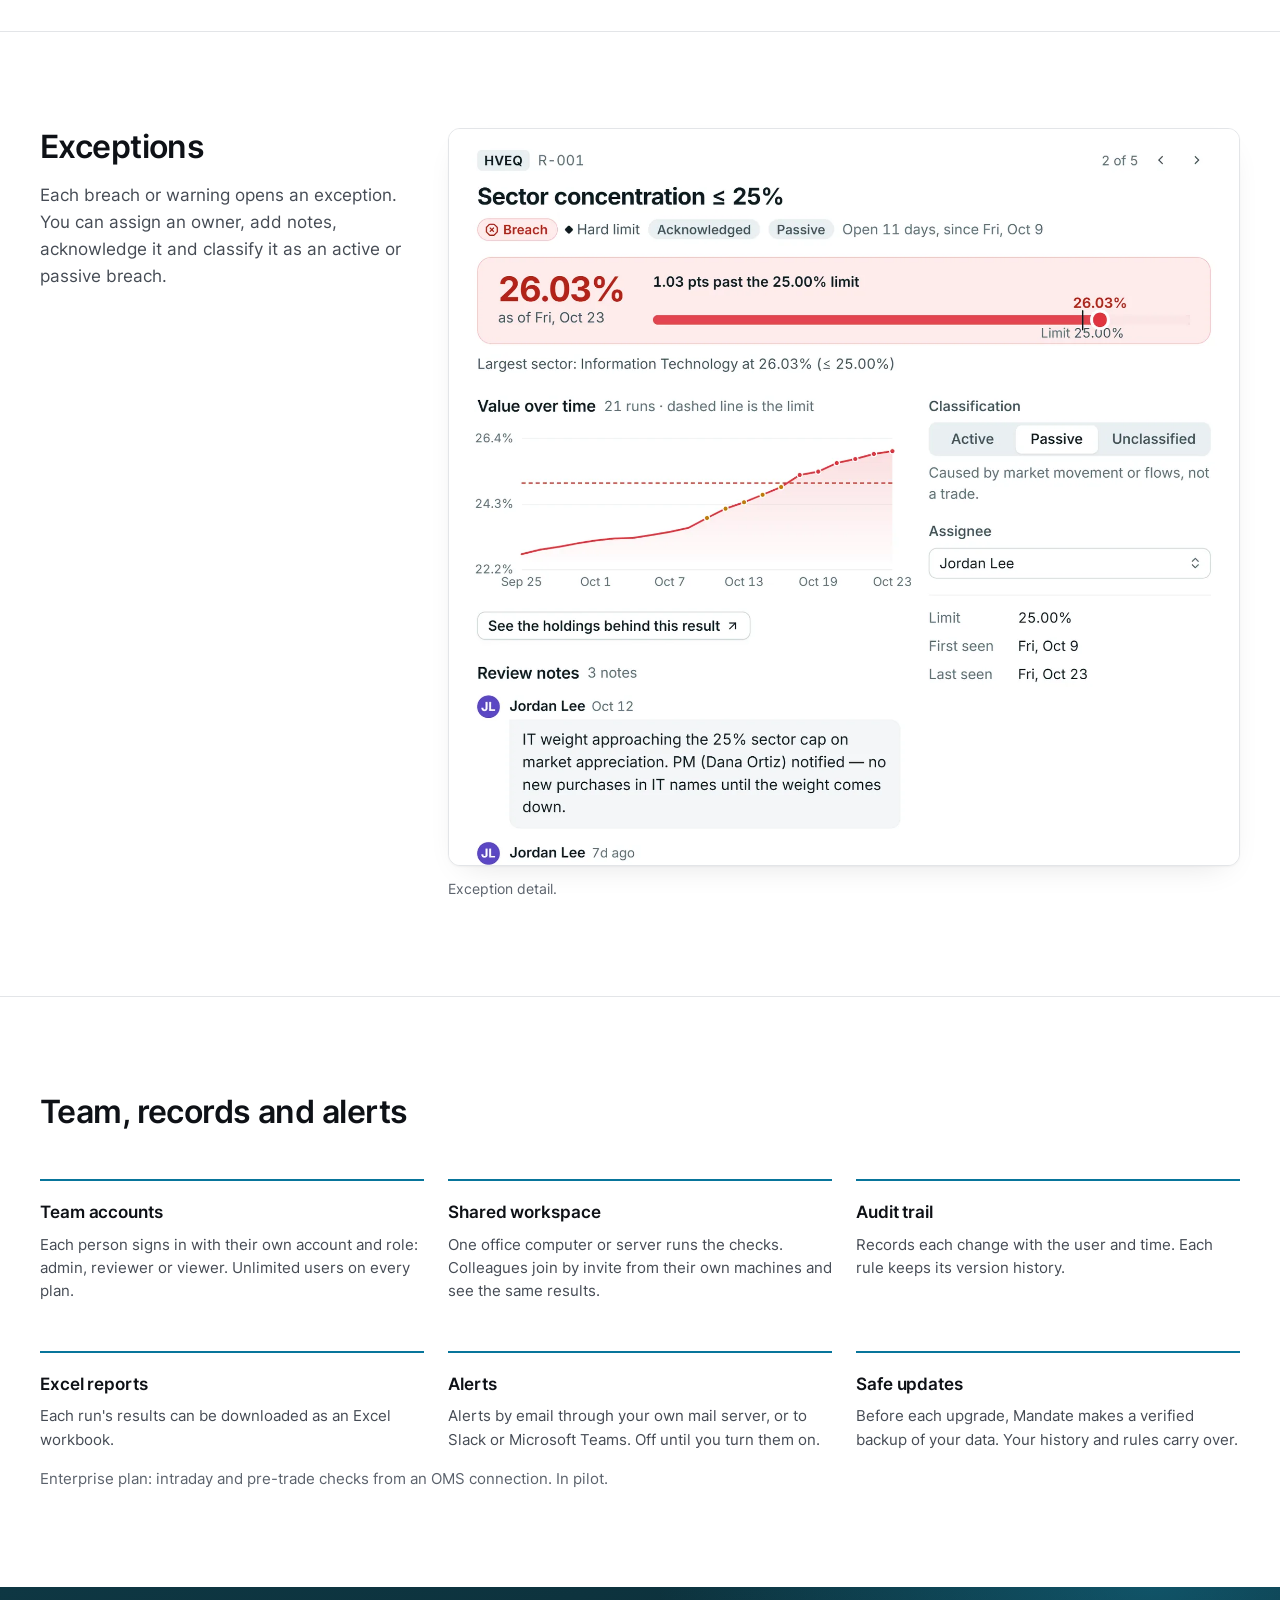
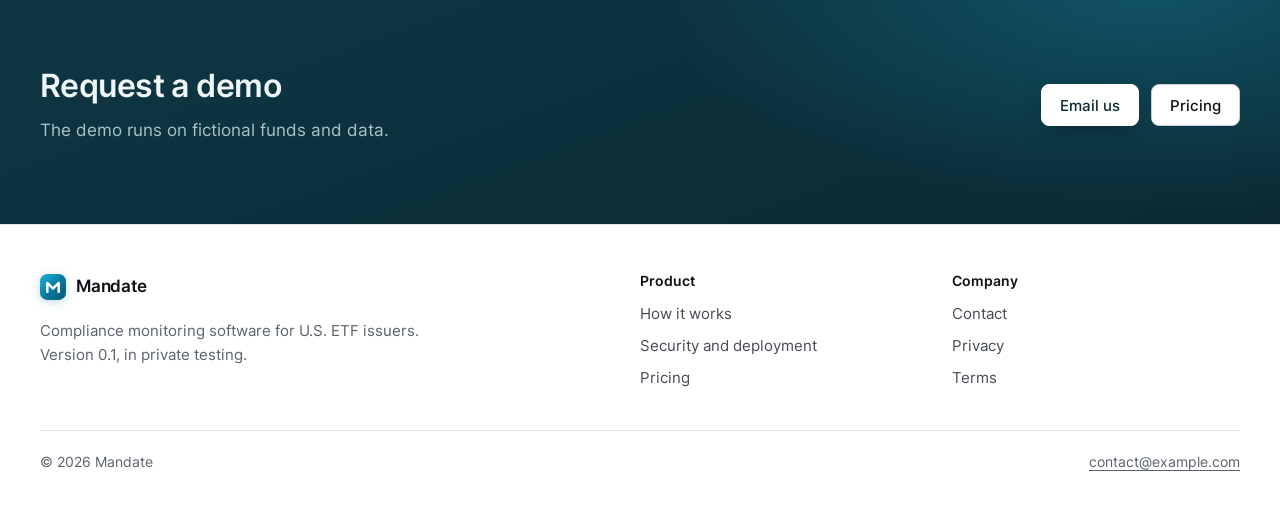
<file: product.html>
<!doctype html>
<html lang="en">
<head>
  <meta charset="utf-8">
  <meta name="viewport" content="width=device-width, initial-scale=1">
  <title>How it works | Mandate</title>
  <meta name="description" content="How Mandate reads administrator holdings files, looks up Bloomberg reference data, runs 1940 Act, RIC, names-rule and prospectus tests, and records exceptions.">
  <link rel="canonical" href="https://www.example.com/product.html">
  <meta property="og:type" content="website">
  <meta property="og:site_name" content="Mandate">
  <meta property="og:title" content="How it works | Mandate">
  <meta property="og:description" content="How Mandate reads administrator holdings files, looks up Bloomberg reference data, runs 1940 Act, RIC, names-rule and prospectus tests, and records exceptions.">
  <meta property="og:url" content="https://www.example.com/product.html">
  <meta property="og:image" content="https://www.example.com/assets/img/og-image.png">
  <meta property="og:image:width" content="1200">
  <meta property="og:image:height" content="630">
  <meta property="og:image:alt" content="Mandate: compliance monitoring for ETF issuers, with a screenshot of the overview screen.">
  <meta name="twitter:card" content="summary_large_image">
  <meta name="theme-color" content="#ffffff">
  <link rel="icon" href="favicon.svg" type="image/svg+xml">
  <link rel="apple-touch-icon" href="assets/img/apple-touch-icon.png">
  <link rel="preload" href="assets/fonts/inter-latin-var.woff2" as="font" type="font/woff2" crossorigin>
  <link rel="stylesheet" href="assets/css/site.css">
  <script src="assets/js/site.js" defer></script>
</head>
<body>
  <a class="skip-link" href="#main">Skip to content</a>

  <header class="site-header">
    <div class="container header-inner">
      <a class="brand" href="index.html" aria-label="Mandate home">
        <svg viewBox="0 0 32 32" aria-hidden="true" focusable="false"><defs><linearGradient id="bm1" x1="0" y1="0" x2="1" y2="1"><stop offset="0" stop-color="#22b3dc"/><stop offset=".55" stop-color="#08759b"/><stop offset="1" stop-color="#065a78"/></linearGradient></defs><rect width="32" height="32" rx="9" fill="url(#bm1)"/><path d="M9 22V11l7 7 7-7v11" fill="none" stroke="#fff" stroke-width="3" stroke-linecap="round" stroke-linejoin="round"/></svg>
        <span>Mandate</span>
      </a>
      <button class="nav-toggle" type="button" aria-expanded="false" aria-controls="site-nav" hidden>Menu</button>
      <nav id="site-nav" class="site-nav" aria-label="Main">
        <ul>
          <li><a href="product.html" aria-current="page">Product</a></li>
          <li><a href="security.html">Security</a></li>
          <li><a href="pricing.html">Pricing</a></li>
          <li><a href="contact.html">Contact</a></li>
        </ul>
        <a class="btn btn--primary btn--small" href="contact.html">Request a demo</a>
      </nav>
    </div>
  </header>

  <main id="main">
    <section class="page-head">
      <div class="container">
        <h1>How Mandate works</h1>
        <p class="lead">Each day Mandate reads your holdings file, looks up reference data in Bloomberg, runs your rules and records the results.</p>
      </div>
    </section>

    <section class="section" aria-labelledby="files-heading">
      <div class="container grid split">
        <div class="col-4">
          <h2 id="files-heading">Holdings files</h2>
          <p class="body-text">Mandate reads the daily holdings files your fund administrator or custodian already sends. Files can arrive in a watched folder, in an email inbox or by upload.</p>
          <p class="body-text">Setting up a feed includes a column-mapping step for the file's existing layout.</p>
          <p class="note">Email inbox ingestion is included in the Professional and Enterprise plans.</p>
        </div>
        <div class="col-8">
          <figure>
          <div class="shot shot--white">
            
            <img src="assets/img/feed-1038.webp"
                 srcset="assets/img/feed-1038.webp 1038w, assets/img/feed-2076.webp 2076w"
                 sizes="(min-width: 1248px) 792px, (min-width: 901px) 66vw, 100vw"
                 width="1038" height="443" loading="lazy" decoding="async"
                 alt="Data feed setup dialog at step 1 of 3 (Where are the files?, Choose the columns, Name and schedule), with a folder on the computer or a shared drive selected as the source.">
          </div>
          <figcaption>Data feed setup.</figcaption>
        </figure>
        </div>
      </div>
    </section>

    <section class="section" aria-labelledby="bbg-heading">
      <div class="container grid split">
        <div class="col-4">
          <h2 id="bbg-heading">Reference data from Bloomberg</h2>
          <p class="body-text">Issuer, ratings, industry and country are looked up in Bloomberg by ISIN or CUSIP, so your administrator's files do not need to carry them.</p>
          <p class="body-text">The rule builder has a searchable catalog of Bloomberg fields, such as ratings, durations, classifications and country of risk.</p>
          <p class="body-text">Mandate uses your own Bloomberg connection: Terminal Desktop API, or Server API/B-PIPE. If Bloomberg returns no data, the run stops instead of storing partial results.</p>
        </div>
        <div class="col-8">
          <figure>
          <div class="shot shot--white">
            
            <img src="assets/img/bloomberg-756.webp"
                 srcset="assets/img/bloomberg-756.webp 756w, assets/img/bloomberg-1512.webp 1512w"
                 sizes="(min-width: 1248px) 792px, (min-width: 901px) 66vw, 100vw"
                 width="756" height="172" loading="lazy" decoding="async"
                 alt="Three Bloomberg settings, all switched on: Fetch before every run; Abort the run if Bloomberg returns nothing; Fall back to CUSIP.">
          </div>
          <figcaption>Bloomberg settings.</figcaption>
        </figure>
        </div>
      </div>
    </section>

    <section class="section" aria-labelledby="rules-heading">
      <div class="container">
        <div class="grid">
          <div class="col-4"><h2 id="rules-heading">Rules</h2></div>
          <div class="col-8">
            <p class="body-text">During implementation we build your rules from your prospectus and SAI. Mandate ships with 25 rule templates, and implementation draws on our library of 53. Each rule keeps its version history.</p>
          </div>
        </div>
        <h3 class="spec-title">Rule types</h3>
        <ul class="spec">
          <li>Exposure limits and ranges, including 80% names-rule tests</li>
          <li>Issuer concentration</li>
          <li>1940 Act 75/5/10 diversification</li>
          <li>RIC diversification</li>
          <li>Industry concentration</li>
          <li>Weighted averages: duration, WAM, WAL</li>
          <li>Per-holding limits</li>
          <li>Prohibited and restricted lists</li>
          <li>OFAC sanctions screening</li>
          <li>Fund-level metrics, such as a Cayman subsidiary cap</li>
          <li>Rule 2a-7 money market fund tests</li>
          <li>Total-assets gross-up for reverse repo</li>
          <li>Rule 22e-4 illiquid and highly liquid limits</li>
          <li>Rule 18f-4 VaR limits, with the reference index's VaR checked from Bloomberg</li>
        </ul>
        <figure class="figure-wide">
          <div class="shot">
            
            <img src="assets/img/rule-1200.webp"
                 srcset="assets/img/rule-1200.webp 1200w, assets/img/rule-2400.webp 2400w"
                 sizes="(min-width: 1248px) 1200px, 100vw"
                 width="1200" height="955" loading="lazy" decoding="async"
                 alt="Rule page for a weighted average duration limit of 7 years: the prospectus citation, the latest result of 6.61 for one fund, a 45-run history chart, the rule definition, and a version history showing the threshold changed from 6.5 to 7.">
          </div>
          <figcaption>Rule page with results, history and version history.</figcaption>
        </figure>
      </div>
    </section>

    <section class="section" aria-labelledby="exc-heading">
      <div class="container grid split">
        <div class="col-4">
          <h2 id="exc-heading">Exceptions</h2>
          <p class="body-text">Each breach or warning opens an exception. You can assign an owner, add notes, acknowledge it and classify it as an active or passive breach.</p>
        </div>
        <div class="col-8">
          <figure>
          <div class="shot shot--white">
            
            <img src="assets/img/exception-759.webp"
                 srcset="assets/img/exception-759.webp 759w, assets/img/exception-1518.webp 1518w"
                 sizes="(min-width: 1248px) 792px, (min-width: 901px) 66vw, 100vw"
                 width="759" height="707" loading="lazy" decoding="async"
                 alt="Exception for a fictional equity ETF: sector concentration at 26.03% against a 25% limit, a chart of the value over the past month crossing the limit, classified as passive and assigned to a user.">
          </div>
          <figcaption>Exception detail.</figcaption>
        </figure>
        </div>
      </div>
    </section>

    <section class="section" aria-labelledby="more-heading">
      <div class="container">
        <h2 id="more-heading" class="section-head">Team, records and alerts</h2>
        <ul class="facts facts--3">
          <li>
            <h3>Team accounts</h3>
            <p>Each person signs in with their own account and role: admin, reviewer or viewer. Unlimited users on every plan.</p>
          </li>
          <li>
            <h3>Shared workspace</h3>
            <p>One office computer or server runs the checks. Colleagues join by invite from their own machines and see the same results.</p>
          </li>
          <li>
            <h3>Audit trail</h3>
            <p>Records each change with the user and time. Each rule keeps its version history.</p>
          </li>
          <li>
            <h3>Excel reports</h3>
            <p>Each run's results can be downloaded as an Excel workbook.</p>
          </li>
          <li>
            <h3>Alerts</h3>
            <p>Alerts by email through your own mail server, or to Slack or Microsoft Teams. Off until you turn them on.</p>
          </li>
          <li>
            <h3>Safe updates</h3>
            <p>Before each upgrade, Mandate makes a verified backup of your data. Your history and rules carry over.</p>
          </li>
        </ul>
        <p class="note">Enterprise plan: intraday and pre-trade checks from an OMS connection. In pilot.</p>
      </div>
    </section>

    <section class="cta" aria-labelledby="cta-heading">
      <div class="container grid">
        <div class="col-8">
          <h2 id="cta-heading">Request a demo</h2>
          <p>The demo runs on fictional funds and data.</p>
        </div>
        <div class="col-4 actions">
          <a class="btn btn--primary" href="mailto:contact@example.com?subject=Demo%20request">Email us</a>
          <a class="btn" href="pricing.html">Pricing</a>
        </div>
      </div>
    </section>
  </main>

  <footer class="site-footer">
    <div class="container">
      <div class="footer-grid">
        <div>
          <a class="brand" href="index.html" aria-label="Mandate home">
            <svg viewBox="0 0 32 32" aria-hidden="true" focusable="false"><defs><linearGradient id="bm2" x1="0" y1="0" x2="1" y2="1"><stop offset="0" stop-color="#22b3dc"/><stop offset=".55" stop-color="#08759b"/><stop offset="1" stop-color="#065a78"/></linearGradient></defs><rect width="32" height="32" rx="9" fill="url(#bm2)"/><path d="M9 22V11l7 7 7-7v11" fill="none" stroke="#fff" stroke-width="3" stroke-linecap="round" stroke-linejoin="round"/></svg>
            <span>Mandate</span>
          </a>
          <p>Compliance monitoring software for U.S. ETF issuers. Version 0.1, in private testing.</p>
        </div>
        <nav aria-label="Product pages">
          <h2>Product</h2>
          <ul>
            <li><a href="product.html">How it works</a></li>
            <li><a href="security.html">Security and deployment</a></li>
            <li><a href="pricing.html">Pricing</a></li>
          </ul>
        </nav>
        <nav aria-label="Company pages">
          <h2>Company</h2>
          <ul>
            <li><a href="contact.html">Contact</a></li>
            <li><a href="privacy.html">Privacy</a></li>
            <li><a href="terms.html">Terms</a></li>
          </ul>
        </nav>
      </div>
      <div class="footer-base">
        <span>&copy; 2026 Mandate</span>
        <a href="mailto:contact@example.com">contact@example.com</a>
      </div>
    </div>
  </footer>
</body>
</html>
</file>
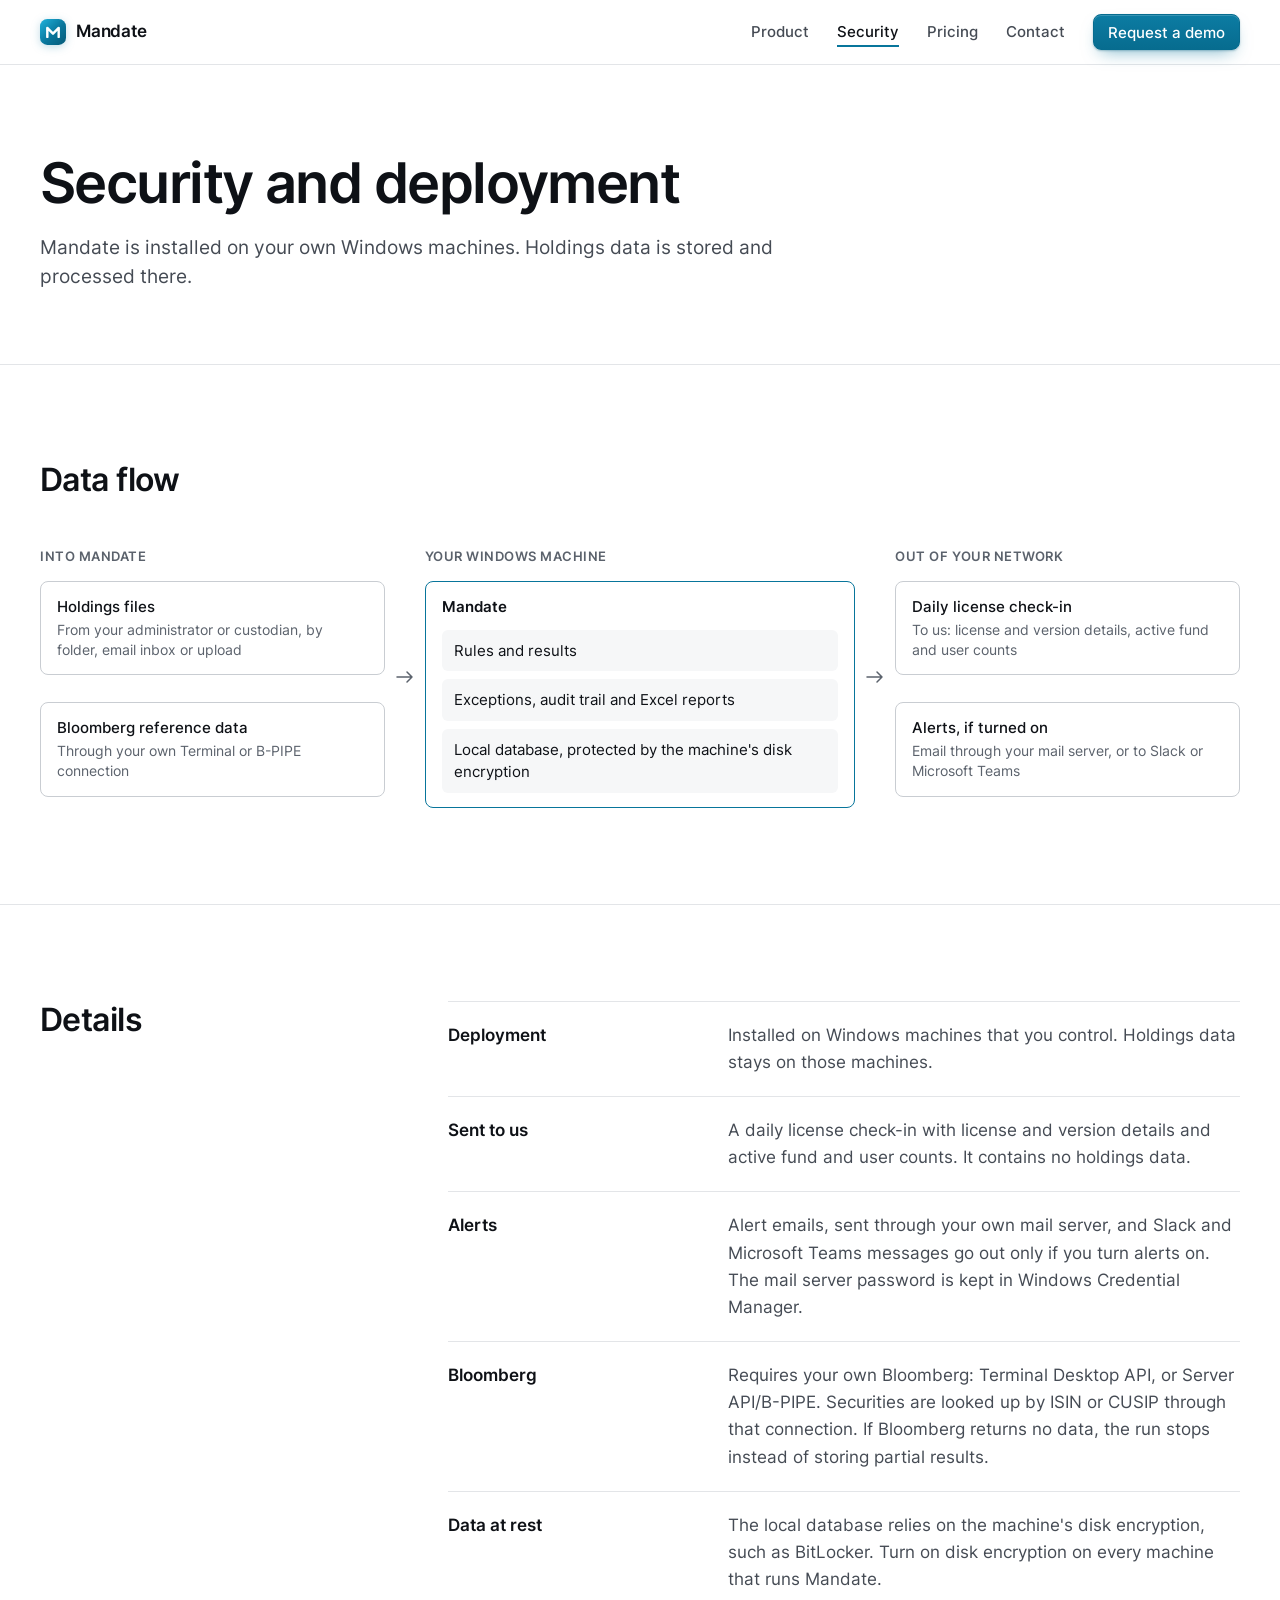
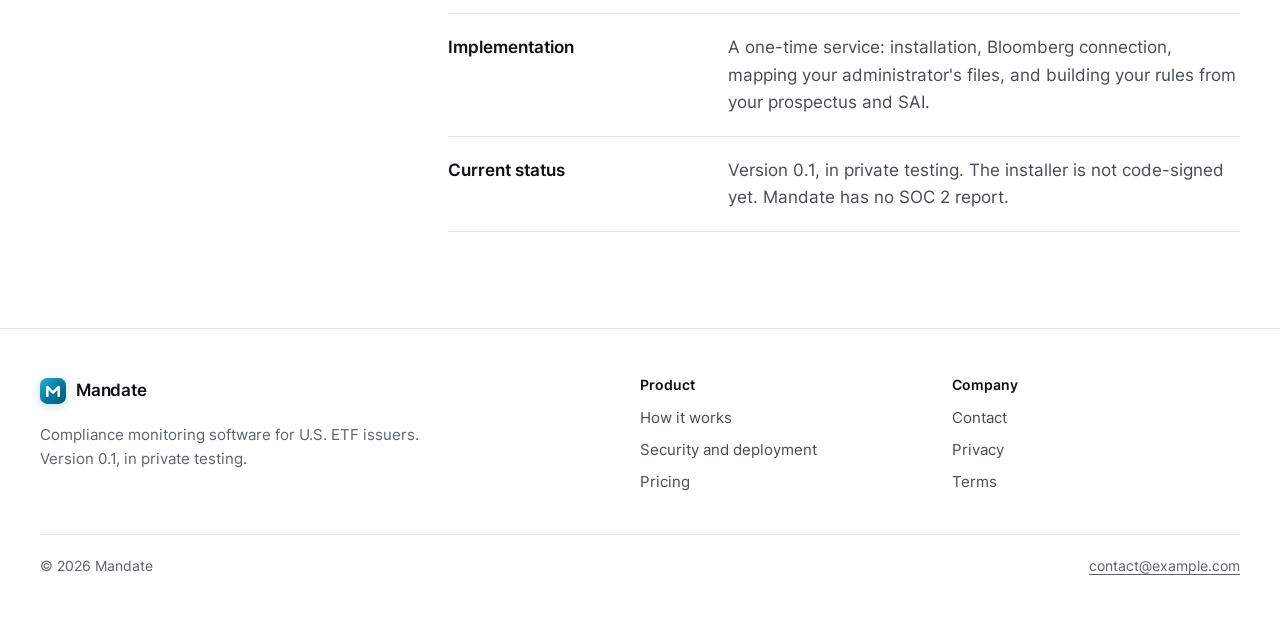
<file: security.html>
<!doctype html>
<html lang="en">
<head>
  <meta charset="utf-8">
  <meta name="viewport" content="width=device-width, initial-scale=1">
  <title>Security and deployment | Mandate</title>
  <meta name="description" content="Mandate is installed on your Windows machines and holdings data stays there. What leaves your network, Bloomberg requirements, data at rest and implementation.">
  <link rel="canonical" href="https://www.example.com/security.html">
  <meta property="og:type" content="website">
  <meta property="og:site_name" content="Mandate">
  <meta property="og:title" content="Security and deployment | Mandate">
  <meta property="og:description" content="Mandate is installed on your Windows machines and holdings data stays there. What leaves your network, Bloomberg requirements, data at rest and implementation.">
  <meta property="og:url" content="https://www.example.com/security.html">
  <meta property="og:image" content="https://www.example.com/assets/img/og-image.png">
  <meta property="og:image:width" content="1200">
  <meta property="og:image:height" content="630">
  <meta property="og:image:alt" content="Mandate: compliance monitoring for ETF issuers, with a screenshot of the overview screen.">
  <meta name="twitter:card" content="summary_large_image">
  <meta name="theme-color" content="#ffffff">
  <link rel="icon" href="favicon.svg" type="image/svg+xml">
  <link rel="apple-touch-icon" href="assets/img/apple-touch-icon.png">
  <link rel="preload" href="assets/fonts/inter-latin-var.woff2" as="font" type="font/woff2" crossorigin>
  <link rel="stylesheet" href="assets/css/site.css">
  <script src="assets/js/site.js" defer></script>
</head>
<body>
  <a class="skip-link" href="#main">Skip to content</a>

  <header class="site-header">
    <div class="container header-inner">
      <a class="brand" href="index.html" aria-label="Mandate home">
        <svg viewBox="0 0 32 32" aria-hidden="true" focusable="false"><defs><linearGradient id="bm1" x1="0" y1="0" x2="1" y2="1"><stop offset="0" stop-color="#22b3dc"/><stop offset=".55" stop-color="#08759b"/><stop offset="1" stop-color="#065a78"/></linearGradient></defs><rect width="32" height="32" rx="9" fill="url(#bm1)"/><path d="M9 22V11l7 7 7-7v11" fill="none" stroke="#fff" stroke-width="3" stroke-linecap="round" stroke-linejoin="round"/></svg>
        <span>Mandate</span>
      </a>
      <button class="nav-toggle" type="button" aria-expanded="false" aria-controls="site-nav" hidden>Menu</button>
      <nav id="site-nav" class="site-nav" aria-label="Main">
        <ul>
          <li><a href="product.html">Product</a></li>
          <li><a href="security.html" aria-current="page">Security</a></li>
          <li><a href="pricing.html">Pricing</a></li>
          <li><a href="contact.html">Contact</a></li>
        </ul>
        <a class="btn btn--primary btn--small" href="contact.html">Request a demo</a>
      </nav>
    </div>
  </header>

  <main id="main">
    <section class="page-head">
      <div class="container">
        <h1>Security and deployment</h1>
        <p class="lead">Mandate is installed on your own Windows machines. Holdings data is stored and processed there.</p>
      </div>
    </section>

    <section class="section" aria-labelledby="flow-heading">
      <div class="container">
        <h2 id="flow-heading" class="section-head">Data flow</h2>
        <div class="flow">
          <div class="flow-col">
            <h3>Into Mandate</h3>
            <p class="flow-box">Holdings files<span>From your administrator or custodian, by folder, email inbox or upload</span></p>
            <p class="flow-box">Bloomberg reference data<span>Through your own Terminal or B-PIPE connection</span></p>
          </div>
          <div class="flow-arrow"><svg viewBox="0 0 24 24" aria-hidden="true" focusable="false"><path d="M4 12h15m-5-5 5 5-5 5" fill="none" stroke="currentColor" stroke-width="1.5" stroke-linecap="round" stroke-linejoin="round"/></svg></div>
          <div class="flow-col">
            <h3>Your Windows machine</h3>
            <div class="flow-box flow-box--machine">
              <strong>Mandate</strong>
              <ul>
                <li>Rules and results</li>
                <li>Exceptions, audit trail and Excel reports</li>
                <li>Local database, protected by the machine's disk encryption</li>
              </ul>
            </div>
          </div>
          <div class="flow-arrow"><svg viewBox="0 0 24 24" aria-hidden="true" focusable="false"><path d="M4 12h15m-5-5 5 5-5 5" fill="none" stroke="currentColor" stroke-width="1.5" stroke-linecap="round" stroke-linejoin="round"/></svg></div>
          <div class="flow-col">
            <h3>Out of your network</h3>
            <p class="flow-box">Daily license check-in<span>To us: license and version details, active fund and user counts</span></p>
            <p class="flow-box">Alerts, if turned on<span>Email through your mail server, or to Slack or Microsoft Teams</span></p>
          </div>
        </div>
      </div>
    </section>

    <section class="section" aria-labelledby="details-heading">
      <div class="container grid">
        <div class="col-4"><h2 id="details-heading">Details</h2></div>
        <dl class="rows col-8">
          <div>
            <dt>Deployment</dt>
            <dd>Installed on Windows machines that you control. Holdings data stays on those machines.</dd>
          </div>
          <div>
            <dt>Sent to us</dt>
            <dd>A daily license check-in with license and version details and active fund and user counts. It contains no holdings data.</dd>
          </div>
          <div>
            <dt>Alerts</dt>
            <dd>Alert emails, sent through your own mail server, and Slack and Microsoft Teams messages go out only if you turn alerts on. The mail server password is kept in Windows Credential Manager.</dd>
          </div>
          <div>
            <dt>Bloomberg</dt>
            <dd>Requires your own Bloomberg: Terminal Desktop API, or Server API/B-PIPE. Securities are looked up by ISIN or CUSIP through that connection. If Bloomberg returns no data, the run stops instead of storing partial results.</dd>
          </div>
          <div>
            <dt>Data at rest</dt>
            <dd>The local database relies on the machine's disk encryption, such as BitLocker. Turn on disk encryption on every machine that runs Mandate.</dd>
          </div>
          <div>
            <dt>Implementation</dt>
            <dd>A one-time service: installation, Bloomberg connection, mapping your administrator's files, and building your rules from your prospectus and SAI.</dd>
          </div>
          <div>
            <dt>Current status</dt>
            <dd>Version 0.1, in private testing. The installer is not code-signed yet. Mandate has no SOC 2 report.</dd>
          </div>
        </dl>
      </div>
    </section>
  </main>

  <footer class="site-footer">
    <div class="container">
      <div class="footer-grid">
        <div>
          <a class="brand" href="index.html" aria-label="Mandate home">
            <svg viewBox="0 0 32 32" aria-hidden="true" focusable="false"><defs><linearGradient id="bm2" x1="0" y1="0" x2="1" y2="1"><stop offset="0" stop-color="#22b3dc"/><stop offset=".55" stop-color="#08759b"/><stop offset="1" stop-color="#065a78"/></linearGradient></defs><rect width="32" height="32" rx="9" fill="url(#bm2)"/><path d="M9 22V11l7 7 7-7v11" fill="none" stroke="#fff" stroke-width="3" stroke-linecap="round" stroke-linejoin="round"/></svg>
            <span>Mandate</span>
          </a>
          <p>Compliance monitoring software for U.S. ETF issuers. Version 0.1, in private testing.</p>
        </div>
        <nav aria-label="Product pages">
          <h2>Product</h2>
          <ul>
            <li><a href="product.html">How it works</a></li>
            <li><a href="security.html">Security and deployment</a></li>
            <li><a href="pricing.html">Pricing</a></li>
          </ul>
        </nav>
        <nav aria-label="Company pages">
          <h2>Company</h2>
          <ul>
            <li><a href="contact.html">Contact</a></li>
            <li><a href="privacy.html">Privacy</a></li>
            <li><a href="terms.html">Terms</a></li>
          </ul>
        </nav>
      </div>
      <div class="footer-base">
        <span>&copy; 2026 Mandate</span>
        <a href="mailto:contact@example.com">contact@example.com</a>
      </div>
    </div>
  </footer>
</body>
</html>
</file>
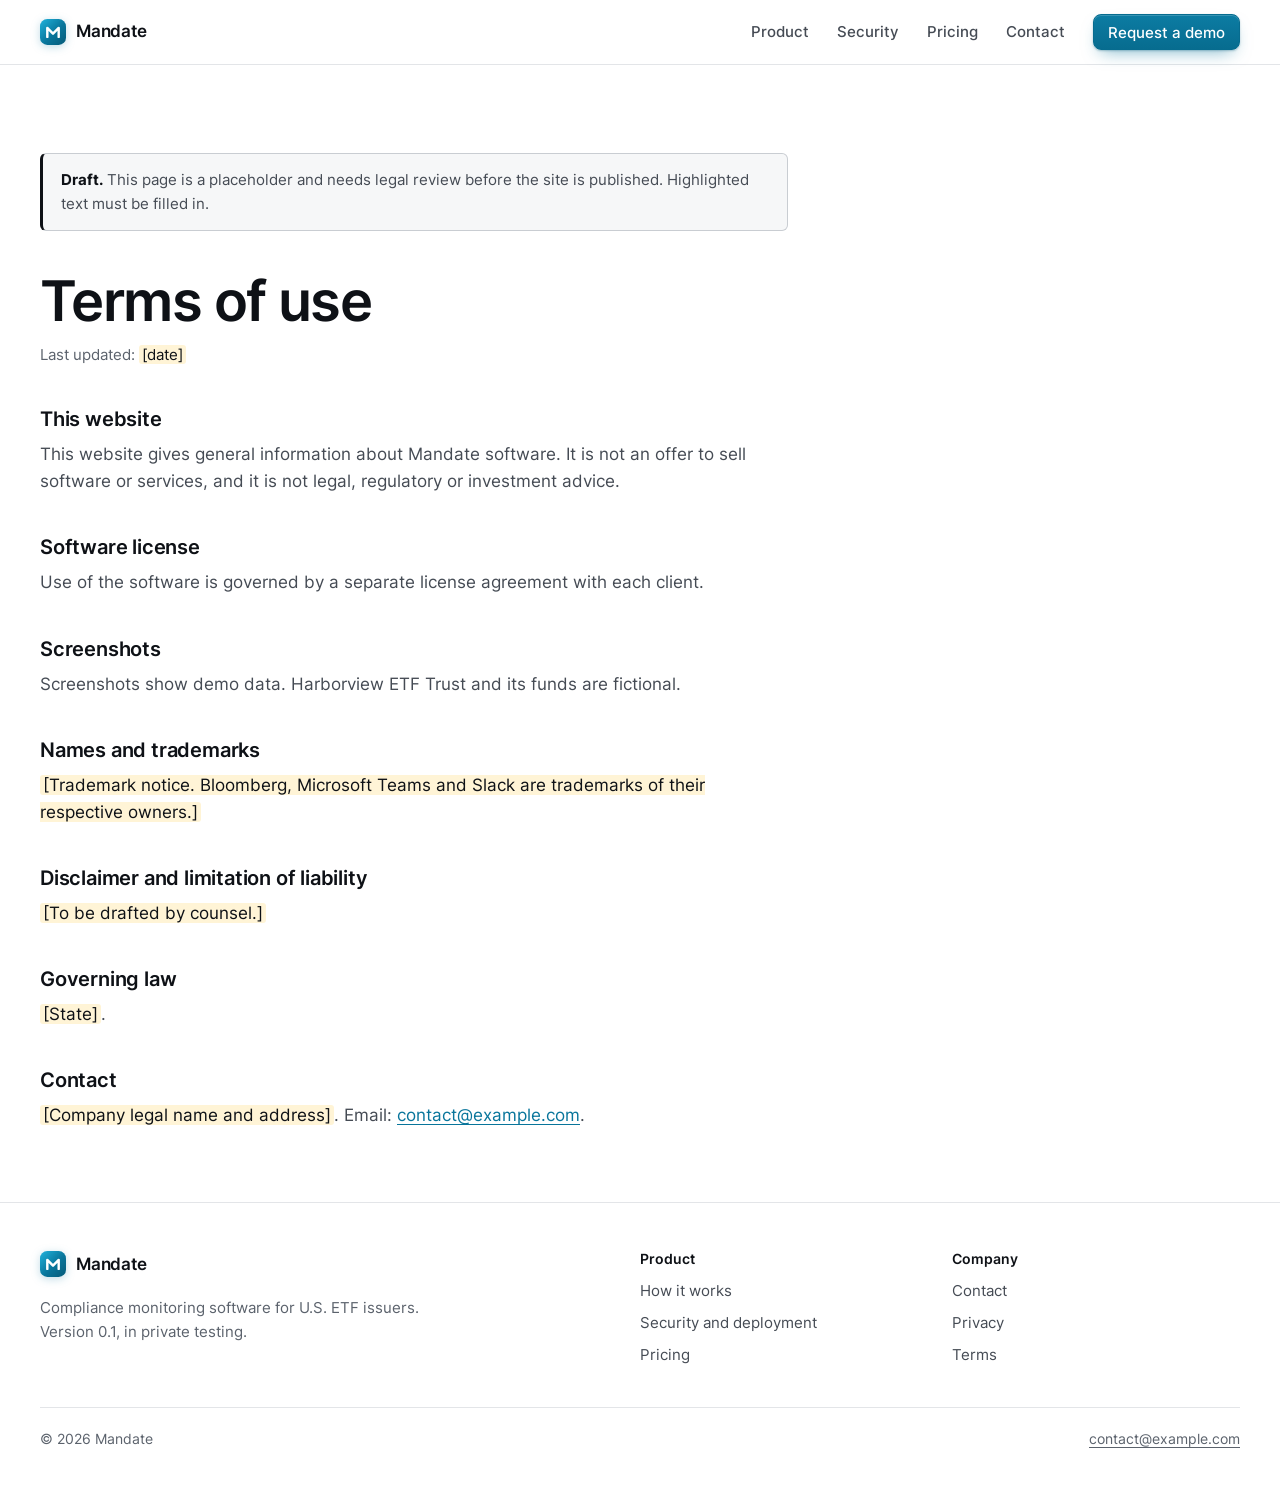
<file: terms.html>
<!doctype html>
<html lang="en">
<head>
  <meta charset="utf-8">
  <meta name="viewport" content="width=device-width, initial-scale=1">
  <title>Terms of use | Mandate</title>
  <meta name="description" content="Terms of use for the Mandate website. Draft.">
  <meta name="robots" content="noindex">
  <link rel="canonical" href="https://www.example.com/terms.html">
  <meta property="og:type" content="website">
  <meta property="og:site_name" content="Mandate">
  <meta property="og:title" content="Terms of use | Mandate">
  <meta property="og:description" content="Terms of use for the Mandate website. Draft.">
  <meta property="og:url" content="https://www.example.com/terms.html">
  <meta property="og:image" content="https://www.example.com/assets/img/og-image.png">
  <meta property="og:image:width" content="1200">
  <meta property="og:image:height" content="630">
  <meta property="og:image:alt" content="Mandate: compliance monitoring for ETF issuers, with a screenshot of the overview screen.">
  <meta name="twitter:card" content="summary_large_image">
  <meta name="theme-color" content="#ffffff">
  <link rel="icon" href="favicon.svg" type="image/svg+xml">
  <link rel="apple-touch-icon" href="assets/img/apple-touch-icon.png">
  <link rel="preload" href="assets/fonts/inter-latin-var.woff2" as="font" type="font/woff2" crossorigin>
  <link rel="stylesheet" href="assets/css/site.css">
  <script src="assets/js/site.js" defer></script>
</head>
<body>
  <a class="skip-link" href="#main">Skip to content</a>

  <header class="site-header">
    <div class="container header-inner">
      <a class="brand" href="index.html" aria-label="Mandate home">
        <svg viewBox="0 0 32 32" aria-hidden="true" focusable="false"><defs><linearGradient id="bm1" x1="0" y1="0" x2="1" y2="1"><stop offset="0" stop-color="#22b3dc"/><stop offset=".55" stop-color="#08759b"/><stop offset="1" stop-color="#065a78"/></linearGradient></defs><rect width="32" height="32" rx="9" fill="url(#bm1)"/><path d="M9 22V11l7 7 7-7v11" fill="none" stroke="#fff" stroke-width="3" stroke-linecap="round" stroke-linejoin="round"/></svg>
        <span>Mandate</span>
      </a>
      <button class="nav-toggle" type="button" aria-expanded="false" aria-controls="site-nav" hidden>Menu</button>
      <nav id="site-nav" class="site-nav" aria-label="Main">
        <ul>
          <li><a href="product.html">Product</a></li>
          <li><a href="security.html">Security</a></li>
          <li><a href="pricing.html">Pricing</a></li>
          <li><a href="contact.html">Contact</a></li>
        </ul>
        <a class="btn btn--primary btn--small" href="contact.html">Request a demo</a>
      </nav>
    </div>
  </header>

  <main id="main">
    <section class="page-head">
      <div class="container">
       <div class="prose">
        <p class="draft-banner"><strong>Draft.</strong> This page is a placeholder and needs legal review before the site is published. Highlighted text must be filled in.</p>
        <h1>Terms of use</h1>
        <p class="updated">Last updated: <span class="placeholder">[date]</span></p>

        <h2>This website</h2>
        <p>This website gives general information about Mandate software. It is not an offer to sell software or services, and it is not legal, regulatory or investment advice.</p>

        <h2>Software license</h2>
        <p>Use of the software is governed by a separate license agreement with each client.</p>

        <h2>Screenshots</h2>
        <p>Screenshots show demo data. Harborview ETF Trust and its funds are fictional.</p>

        <h2>Names and trademarks</h2>
        <p><span class="placeholder">[Trademark notice. Bloomberg, Microsoft Teams and Slack are trademarks of their respective owners.]</span></p>

        <h2>Disclaimer and limitation of liability</h2>
        <p><span class="placeholder">[To be drafted by counsel.]</span></p>

        <h2>Governing law</h2>
        <p><span class="placeholder">[State]</span>.</p>

        <h2>Contact</h2>
        <p><span class="placeholder">[Company legal name and address]</span>. Email: <a href="mailto:contact@example.com">contact@example.com</a>.</p>
       </div>
      </div>
    </section>
  </main>

  <footer class="site-footer">
    <div class="container">
      <div class="footer-grid">
        <div>
          <a class="brand" href="index.html" aria-label="Mandate home">
            <svg viewBox="0 0 32 32" aria-hidden="true" focusable="false"><defs><linearGradient id="bm2" x1="0" y1="0" x2="1" y2="1"><stop offset="0" stop-color="#22b3dc"/><stop offset=".55" stop-color="#08759b"/><stop offset="1" stop-color="#065a78"/></linearGradient></defs><rect width="32" height="32" rx="9" fill="url(#bm2)"/><path d="M9 22V11l7 7 7-7v11" fill="none" stroke="#fff" stroke-width="3" stroke-linecap="round" stroke-linejoin="round"/></svg>
            <span>Mandate</span>
          </a>
          <p>Compliance monitoring software for U.S. ETF issuers. Version 0.1, in private testing.</p>
        </div>
        <nav aria-label="Product pages">
          <h2>Product</h2>
          <ul>
            <li><a href="product.html">How it works</a></li>
            <li><a href="security.html">Security and deployment</a></li>
            <li><a href="pricing.html">Pricing</a></li>
          </ul>
        </nav>
        <nav aria-label="Company pages">
          <h2>Company</h2>
          <ul>
            <li><a href="contact.html">Contact</a></li>
            <li><a href="privacy.html">Privacy</a></li>
            <li><a href="terms.html">Terms</a></li>
          </ul>
        </nav>
      </div>
      <div class="footer-base">
        <span>&copy; 2026 Mandate</span>
        <a href="mailto:contact@example.com">contact@example.com</a>
      </div>
    </div>
  </footer>
</body>
</html>
</file>
<file: assets/css/site.css>
/* Site styles. One typeface (Inter), one accent color, a 12-column grid.
   Colors are tokens below; every text/background pair meets WCAG AA. */

@font-face {
  font-family: "Inter";
  src: url("../fonts/inter-latin-var.woff2") format("woff2");
  font-weight: 100 900;
  font-style: normal;
  font-display: swap;
}

:root {
  color-scheme: light;
  --font: "Inter", system-ui, -apple-system, "Segoe UI", Roboto, Helvetica, Arial, sans-serif;

  --bg: #ffffff;
  --bg-subtle: #f6f7f8;
  --text: #0e1116;    /* 18.9:1 on white */
  --text-2: #454b54;  /* 8.8:1 */
  --text-3: #5b626c;  /* 6.2:1 on white, 5.7:1 on --bg-subtle */
  --line: #e3e5e8;
  --line-strong: #c9cdd2;
  --accent: #08759b;  /* the app's Harbor petrol; 5.2:1 on white; white text on it 5.2:1 */
  --accent-hover: #076d90;
  --accent-soft: #e6f4f8;
  --accent-soft-2: #c9e6ef;
  --accent-text: #076d90;

  /* Brand surfaces, as in the app's sidebar and icon */
  --brand-deep: #0b2a33;
  --brand-deep-2: #0e3743;
  --on-deep: #eef6f8;   /* 14:1 on --brand-deep */
  --on-deep-2: #a8c3cb; /* 8.3:1 on --brand-deep */
  --brand-grad: linear-gradient(140deg, #1aa7d2 0%, #08759b 52%, #075673 100%);
  --brand-grad-btn: linear-gradient(180deg, #0c7ca3 0%, #076c8f 100%);

  --container: 1200px;
  --pad: 24px;
  --gap: 24px;
  --radius: 12px;
  --section: 96px;
}

@media (max-width: 640px) {
  :root { --pad: 16px; --gap: 16px; --section: 64px; }
}

/* ---------- Base ---------- */

*, *::before, *::after { box-sizing: border-box; }

html {
  -webkit-text-size-adjust: 100%;
  text-size-adjust: 100%;
}

body {
  margin: 0;
  background: var(--bg);
  color: var(--text);
  font-family: var(--font);
  font-size: 17px;
  line-height: 1.6;
  -webkit-font-smoothing: antialiased;
  -moz-osx-font-smoothing: grayscale;
  overflow-wrap: break-word;
}

@media (max-width: 640px) {
  body { font-size: 16px; }
}

/* No italics anywhere, including elements browsers italicize by default. */
em, i, cite, dfn, var, address { font-style: normal; }
em { font-weight: 600; }

img { display: block; max-width: 100%; height: auto; }

h1, h2, h3, p, ul, ol, dl, dd, figure { margin: 0; }

h1, h2, h3 { font-weight: 600; color: var(--text); }

h1 {
  font-size: clamp(2.25rem, 1.55rem + 2.4vw, 3.5rem);
  line-height: 1.08;
  letter-spacing: -0.028em;
}

h2 {
  font-size: clamp(1.5rem, 1.25rem + 0.9vw, 2rem);
  line-height: 1.2;
  letter-spacing: -0.018em;
}

h3 {
  font-size: 1.0625rem;
  line-height: 1.4;
  letter-spacing: -0.005em;
}

p + p { margin-top: 1em; }

a { color: var(--accent); text-decoration: underline; text-decoration-thickness: 1px; text-underline-offset: 3px; }
a:hover { color: var(--accent-hover); text-decoration-thickness: 2px; }

:focus { outline: none; }
:focus-visible {
  outline: 2px solid var(--accent);
  outline-offset: 3px;
  border-radius: 4px;
}

.skip-link {
  position: absolute;
  left: var(--pad);
  top: -100px;
  z-index: 10;
  padding: 8px 14px;
  background: var(--text);
  color: #fff;
  border-radius: 6px;
  text-decoration: none;
}
.skip-link:focus-visible { top: 12px; color: #fff; }

.visually-hidden {
  position: absolute !important;
  width: 1px; height: 1px;
  margin: -1px; padding: 0;
  overflow: hidden;
  clip: rect(0 0 0 0);
  white-space: nowrap;
  border: 0;
}

/* ---------- Layout ---------- */

.container {
  width: 100%;
  max-width: calc(var(--container) + var(--pad) * 2);
  margin-inline: auto;
  padding-inline: var(--pad);
}

.grid {
  display: grid;
  grid-template-columns: repeat(12, minmax(0, 1fr));
  column-gap: var(--gap);
  row-gap: 32px;
}

.col-4  { grid-column: span 4; }
.col-6  { grid-column: span 6; }
.col-7  { grid-column: span 7; }
.col-8  { grid-column: span 8; }
.col-12 { grid-column: 1 / -1; }
.start-5 { grid-column-start: 5; }

@media (max-width: 900px) {
  .grid { row-gap: 16px; }
  .grid > [class*="col-"] { grid-column: 1 / -1; }
  .split > .col-8 { margin-top: 24px; }
}

.section {
  padding-block: var(--section);
  border-top: 1px solid var(--line);
}

.section--flush { border-top: 0; padding-top: 0; }

.section-head { margin-bottom: 48px; }
@media (max-width: 640px) { .section-head { margin-bottom: 32px; } }

.lead {
  font-size: 1.1875rem;
  line-height: 1.55;
  color: var(--text-2);
  max-width: 40em;
}
@media (max-width: 640px) { .lead { font-size: 1.0625rem; } }

.body-text { color: var(--text-2); max-width: 38em; }
.body-text strong { color: var(--text); font-weight: 600; }

.note {
  margin-top: 16px;
  font-size: 0.9375rem;
  color: var(--text-3);
}

.text-link {
  display: inline-block;
  margin-top: 20px;
  font-weight: 500;
}

/* ---------- Header ---------- */

.site-header {
  position: sticky;
  top: 0;
  z-index: 20;
  border-bottom: 1px solid var(--line);
  background: rgba(255, 255, 255, 0.86);
  -webkit-backdrop-filter: saturate(1.4) blur(12px);
  backdrop-filter: saturate(1.4) blur(12px);
}

.header-inner {
  display: flex;
  align-items: center;
  justify-content: space-between;
  gap: 16px;
  min-height: 64px;
  padding-block: 12px;
  flex-wrap: wrap;
}

.brand {
  display: inline-flex;
  align-items: center;
  gap: 10px;
  color: var(--text);
  font-weight: 600;
  font-size: 1.0625rem;
  letter-spacing: -0.01em;
  text-decoration: none;
}
.brand:hover { color: var(--text); text-decoration: none; }
.brand svg { width: 26px; height: 26px; flex: none; filter: drop-shadow(0 2px 4px rgba(8, 117, 155, 0.25)); }

.site-nav { display: flex; align-items: center; gap: 28px; }
.site-nav ul { display: flex; gap: 28px; list-style: none; padding: 0; }
.site-nav a:not(.btn) {
  color: var(--text-2);
  font-size: 0.9375rem;
  font-weight: 500;
  text-decoration: none;
  padding-block: 6px;
}
.site-nav a:not(.btn):hover { color: var(--text); }
.site-nav a[aria-current="page"] { color: var(--text); box-shadow: inset 0 -2px 0 var(--accent); }

.nav-toggle {
  display: none;
  align-items: center;
  gap: 8px;
  height: 36px;
  padding: 0 12px;
  border: 1px solid var(--line-strong);
  border-radius: 6px;
  background: var(--bg);
  color: var(--text);
  font: inherit;
  font-size: 0.9375rem;
  font-weight: 500;
  cursor: pointer;
}

@media (max-width: 800px) {
  .site-nav { gap: 16px; }
  .site-nav ul { gap: 18px; }
  .site-nav .btn { display: none; }
}

/* With JavaScript, small screens get a menu button. Without it, the links stay visible. */
@media (max-width: 640px) {
  .js .nav-toggle { display: inline-flex; }
  .js .site-nav { display: none; width: 100%; padding-bottom: 16px; }
  .js .site-nav[data-open] { display: block; }
  .js .site-nav ul { flex-direction: column; gap: 0; }
  .js .site-nav li { border-top: 1px solid var(--line); }
  .js .site-nav a:not(.btn) { display: block; padding-block: 12px; font-size: 1rem; }
  .js .site-nav a[aria-current="page"] { box-shadow: none; color: var(--accent); }
  .js .site-nav .btn { display: flex; margin-top: 12px; }
  .site-nav ul { flex-wrap: wrap; row-gap: 4px; }
}

/* ---------- Buttons ---------- */

.btn {
  display: inline-flex;
  align-items: center;
  justify-content: center;
  height: 42px;
  padding: 0 18px;
  border: 1px solid var(--line-strong);
  border-radius: 8px;
  background: var(--bg);
  color: var(--text);
  font-size: 0.9375rem;
  font-weight: 500;
  line-height: 1;
  text-decoration: none;
  white-space: nowrap;
  box-shadow: 0 1px 2px rgba(14, 17, 22, 0.05);
  transition: filter 0.15s, box-shadow 0.15s, border-color 0.15s;
}
.btn:hover { border-color: var(--text-3); color: var(--text); text-decoration: none; }

/* Same raised petrol button as the app */
.btn--primary {
  background: var(--brand-grad-btn);
  border-color: #076c8f;
  color: #fff;
  box-shadow: inset 0 1px 0 rgba(255, 255, 255, 0.18), 0 1px 2px rgba(7, 86, 115, 0.3), 0 8px 18px -8px rgba(8, 117, 155, 0.6);
}
.btn--primary:hover { border-color: #065a78; color: #fff; filter: brightness(1.07); }
@media (prefers-reduced-motion: reduce) { .btn { transition: none; } }

.btn--small { height: 36px; padding: 0 14px; }

.actions { display: flex; flex-wrap: wrap; gap: 12px; margin-top: 32px; }

/* ---------- Hero ---------- */

/* A soft petrol glow behind the headline, like the app's first-launch screens */
.hero {
  padding-top: 88px;
  padding-bottom: var(--section);
  background:
    radial-gradient(1000px 480px at 78% -8%, rgba(26, 167, 210, 0.16), transparent 62%),
    radial-gradient(760px 420px at -4% 0%, rgba(8, 117, 155, 0.08), transparent 60%);
}
@media (max-width: 640px) { .hero { padding-top: 48px; } }

.hero h1 { max-width: 14em; }
.hero .lead { margin-top: 24px; }

/* Brand gradient on a few headline words */
.h-accent {
  background: var(--brand-grad);
  -webkit-background-clip: text;
  background-clip: text;
  color: transparent;
}

.status {
  display: inline-flex;
  align-items: center;
  gap: 8px;
  margin-bottom: 24px;
  padding: 4px 12px;
  border: 1px solid var(--accent-soft-2);
  border-radius: 999px;
  background: var(--accent-soft);
  font-size: 0.875rem;
  font-weight: 500;
  color: var(--accent-text);
}
.status::before {
  content: "";
  width: 6px;
  height: 6px;
  border-radius: 50%;
  background: var(--accent);
  box-shadow: 0 0 0 3px rgba(8, 117, 155, 0.18);
}

.hero-figure { margin-top: 64px; }
@media (max-width: 640px) { .hero-figure { margin-top: 40px; } }

/* The product shot sits on a deep petrol stage, the color of the app's sidebar */
.stage {
  padding: clamp(12px, 3.6vw, 48px);
  border-radius: 20px;
  background:
    radial-gradient(900px 420px at 82% -10%, rgba(26, 167, 210, 0.38), transparent 62%),
    linear-gradient(160deg, var(--brand-deep-2), var(--brand-deep) 60%, #082029);
}
.stage .shot {
  border-color: rgba(255, 255, 255, 0.1);
  box-shadow: 0 0 0 1px rgba(255, 255, 255, 0.05), 0 32px 80px -28px rgba(0, 0, 0, 0.65);
}
@media (max-width: 640px) { .stage { border-radius: 14px; } }

.page-head { padding-top: 88px; padding-bottom: 72px; }
.page-head .lead { margin-top: 20px; }
@media (max-width: 640px) { .page-head { padding-top: 48px; padding-bottom: 48px; } }

/* ---------- Screenshots ---------- */

.shot {
  overflow: hidden;
  border: 1px solid var(--line);
  border-radius: var(--radius);
  background: var(--bg-subtle);
  box-shadow: 0 1px 2px rgba(14, 17, 22, 0.04), 0 12px 32px -16px rgba(14, 17, 22, 0.14);
}
.shot--white { background: #fff; }
.shot img { width: 100%; }

figcaption {
  margin-top: 12px;
  font-size: 0.875rem;
  color: var(--text-3);
}

.figure-wide { margin-top: 48px; }

/* ---------- Content blocks ---------- */

/* Four short facts side by side */
.facts {
  display: grid;
  grid-template-columns: repeat(4, minmax(0, 1fr));
  gap: var(--gap);
  list-style: none;
  padding: 0;
}
.facts > li { padding-top: 20px; border-top: 2px solid var(--accent); }
.facts h3 { margin-bottom: 8px; }
.facts p { color: var(--text-2); font-size: 0.9375rem; line-height: 1.55; }
.facts--3 { grid-template-columns: repeat(3, minmax(0, 1fr)); row-gap: 48px; }
@media (max-width: 1000px) { .facts { grid-template-columns: repeat(2, minmax(0, 1fr)); row-gap: 40px; } }
@media (max-width: 560px)  { .facts { grid-template-columns: 1fr; row-gap: 32px; } }

/* Small petrol icon tile above a fact */
.fact-icon {
  display: inline-flex;
  align-items: center;
  justify-content: center;
  width: 36px;
  height: 36px;
  margin-bottom: 14px;
  border-radius: 10px;
  background: var(--accent-soft);
  color: var(--accent);
}
.fact-icon svg { width: 19px; height: 19px; fill: none; stroke: currentColor; stroke-width: 1.8; stroke-linecap: round; stroke-linejoin: round; }

/* Label / value rows */
.rows { border-bottom: 1px solid var(--line); }
.rows > div {
  display: grid;
  grid-template-columns: minmax(0, 1fr) minmax(0, 2fr);
  gap: var(--gap);
  padding-block: 20px;
  border-top: 1px solid var(--line);
}
.rows dt { font-weight: 600; }
.rows dd { color: var(--text-2); }
.rows dd ul { padding-left: 1.1em; }
.rows dd li + li { margin-top: 6px; }
@media (max-width: 640px) {
  .rows > div { grid-template-columns: 1fr; gap: 4px; padding-block: 16px; }
}

/* Spec-sheet list, three columns */
.spec {
  display: grid;
  grid-template-columns: repeat(3, minmax(0, 1fr));
  column-gap: var(--gap);
  list-style: none;
  padding: 0;
  margin-top: 32px;
  border-bottom: 1px solid var(--line);
}
.spec li {
  padding-block: 12px;
  border-top: 1px solid var(--line);
  font-size: 0.9375rem;
  color: var(--text);
}
@media (max-width: 900px) { .spec { grid-template-columns: repeat(2, minmax(0, 1fr)); } }
@media (max-width: 560px) { .spec { grid-template-columns: 1fr; } }

/* Split row: text in columns 1-4, screenshot in 5-12 */
.split h2 { margin-bottom: 16px; }
.split + .split { margin-top: 0; }

/* Data-flow diagram on the Security page */
.flow {
  display: grid;
  grid-template-columns: minmax(0, 1fr) 40px minmax(0, 1.25fr) 40px minmax(0, 1fr);
  align-items: stretch;
}
.flow-col { display: flex; flex-direction: column; gap: 12px; }
.flow-col h3 {
  font-size: 0.8125rem;
  font-weight: 600;
  letter-spacing: 0.04em;
  text-transform: uppercase;
  color: var(--text-3);
  margin-bottom: 4px;
}
.flow-box {
  padding: 14px 16px;
  border: 1px solid var(--line-strong);
  border-radius: 8px;
  background: var(--bg);
  font-size: 0.9375rem;
  font-weight: 500;
  line-height: 1.45;
}
.flow-box span { display: block; margin-top: 2px; color: var(--text-3); font-size: 0.875rem; font-weight: 400; }
.flow-box strong { font-weight: 600; }
.flow-box--machine {
  flex: 1;
  border: 1.5px solid var(--accent);
  background: var(--bg);
}
.flow-box--machine ul { list-style: none; padding: 0; margin-top: 12px; display: grid; gap: 8px; }
.flow-box--machine li {
  font-weight: 400;
  padding: 10px 12px;
  border-radius: 6px;
  background: var(--bg-subtle);
  font-size: 0.9375rem;
}
.flow-arrow {
  display: flex;
  align-items: center;
  justify-content: center;
  color: var(--text-3);
}
.flow-arrow svg { width: 24px; height: 24px; }
@media (max-width: 900px) {
  .flow { grid-template-columns: 1fr; }
  .flow-arrow { height: 40px; }
  .flow-arrow svg { transform: rotate(90deg); }
}

/* Plans */
.plans {
  display: grid;
  grid-template-columns: repeat(3, minmax(0, 1fr));
  gap: var(--gap);
  list-style: none;
  padding: 0;
}
.plan {
  display: flex;
  flex-direction: column;
  padding: 28px;
  border: 1px solid var(--line);
  border-radius: var(--radius);
}
.plan h2 { font-size: 1.375rem; letter-spacing: -0.012em; }
.plan .plan-for { margin-top: 6px; color: var(--text-3); font-size: 0.9375rem; }
.plan ul { list-style: none; padding: 0; margin-top: 24px; border-bottom: 1px solid var(--line); }
.plan li { padding-block: 10px; border-top: 1px solid var(--line); font-size: 0.9375rem; color: var(--text-2); }
.plan li.plan-includes { color: var(--text); font-weight: 500; }
.plan--featured {
  border-color: var(--accent);
  box-shadow: 0 0 0 1px var(--accent), 0 18px 40px -24px rgba(8, 117, 155, 0.55);
  background: linear-gradient(180deg, var(--accent-soft), var(--bg) 140px);
}
@media (max-width: 900px) { .plans { grid-template-columns: 1fr; } }

/* Draft price table (commented out in pricing.html until prices are published) */
.price-table { width: 100%; border-collapse: collapse; font-variant-numeric: tabular-nums; }
.price-table th, .price-table td {
  padding: 14px 16px 14px 0;
  border-top: 1px solid var(--line);
  text-align: left;
  vertical-align: top;
}
.price-table thead th {
  border-top: 0;
  padding-top: 0;
  font-size: 0.875rem;
  font-weight: 500;
  color: var(--text-3);
}
.price-table tbody tr:last-child td, .price-table tbody tr:last-child th { border-bottom: 1px solid var(--line); }
.price-table tbody th { font-weight: 600; }
/* When the price block is switched on, the "on request" notes hide themselves. */
body:has(.draft-prices) .on-request { display: none; }

/* Contact */
.email-link {
  display: inline-block;
  margin-top: 32px;
  font-size: clamp(1.375rem, 1.1rem + 1.2vw, 2rem);
  font-weight: 600;
  letter-spacing: -0.015em;
  overflow-wrap: anywhere;
}

/* Legal drafts */
.draft-banner {
  margin-bottom: 40px;
  padding: 14px 18px;
  border: 1px solid var(--line-strong);
  border-left: 3px solid var(--text);
  border-radius: 6px;
  background: var(--bg-subtle);
  font-size: 0.9375rem;
  color: var(--text-2);
}
.draft-banner strong { color: var(--text); }

.prose { max-width: 44em; }
.prose h2 { font-size: 1.25rem; letter-spacing: -0.01em; margin-top: 40px; margin-bottom: 10px; }
.prose p, .prose li { color: var(--text-2); }
.prose ul { padding-left: 1.2em; }
.prose li + li { margin-top: 6px; }
.prose .updated { color: var(--text-3); font-size: 0.9375rem; margin-top: 12px; }
.placeholder { background: #fff4d6; color: var(--text); padding: 0 3px; border-radius: 3px; }

/* Call-to-action band, on the deep petrol brand surface */
.cta {
  padding-block: 80px;
  background:
    radial-gradient(800px 360px at 90% 0%, rgba(26, 167, 210, 0.3), transparent 62%),
    linear-gradient(160deg, var(--brand-deep-2), var(--brand-deep));
  color: var(--on-deep);
}
.cta h2 { margin-bottom: 12px; color: var(--on-deep); }
.cta p { color: var(--on-deep-2); }
.cta .actions { margin-top: 0; justify-content: flex-end; align-items: center; height: 100%; }
.cta .btn--primary { background: #fff; border-color: #fff; color: var(--brand-deep); box-shadow: 0 8px 24px -10px rgba(0, 0, 0, 0.5); }
.cta .btn--primary:hover { color: var(--brand-deep); }
@media (max-width: 900px) { .cta .actions { justify-content: flex-start; margin-top: 8px; } }

/* ---------- Footer ---------- */

.site-footer {
  border-top: 1px solid var(--line);
  padding-block: 48px 40px;
  font-size: 0.9375rem;
  color: var(--text-2);
}
.footer-grid { display: grid; grid-template-columns: 2fr 1fr 1fr; gap: var(--gap); }
.footer-grid p { color: var(--text-3); margin-top: 12px; max-width: 26em; }
.footer-grid h2 {
  font-size: 0.875rem;
  font-weight: 600;
  letter-spacing: 0;
  color: var(--text);
  margin-bottom: 12px;
}
.footer-grid ul { list-style: none; padding: 0; display: grid; gap: 8px; }
.footer-grid a { color: var(--text-2); text-decoration: none; }
.footer-grid a.brand { color: var(--text); }
.footer-grid a:hover { color: var(--text); text-decoration: underline; }
.footer-base {
  display: flex;
  flex-wrap: wrap;
  justify-content: space-between;
  gap: 8px 24px;
  margin-top: 40px;
  padding-top: 20px;
  border-top: 1px solid var(--line);
  color: var(--text-3);
  font-size: 0.875rem;
}
.footer-base a { color: var(--text-3); }
@media (max-width: 700px) {
  .footer-grid { grid-template-columns: 1fr 1fr; }
  .footer-grid > :first-child { grid-column: 1 / -1; }
}

/* ---------- 404 ---------- */
.not-found { padding-block: 120px; }
.not-found p { margin-top: 16px; color: var(--text-2); }

.spec-title { margin-top: 48px; }
</file>
<file: demo/demo.css>
:root{color-scheme:light dark;--bg:#f6f8f9;--surface:#fff;--border:#e2e8eb;--text:#0d1b21;--muted:#3f525a;--accent:#08759b}
@media (prefers-color-scheme:dark){:root{--bg:#081418;--surface:#0e1d22;--border:#1f353c;--text:#e6eef1;--muted:#a9bcc3;--accent:#3cc0e6}}
*{box-sizing:border-box}body{margin:0;background:var(--bg);color:var(--text);font:16px/1.55 'Segoe UI Variable Text','Segoe UI',system-ui,-apple-system,sans-serif}
main{max-width:640px;margin:0 auto;padding:64px 16px}
.eyebrow{margin:0 0 6px;font-size:13px;font-weight:600;letter-spacing:.06em;text-transform:uppercase;color:var(--accent)}
h1{margin:0 0 8px;font-size:30px;letter-spacing:-.02em}.lead{margin:0 0 28px;color:var(--muted)}
.card{display:block;margin:0 0 14px;padding:18px 20px;border:1px solid var(--border);border-radius:14px;background:var(--surface);color:inherit;text-decoration:none}
.card:hover{border-color:var(--accent)}.card strong{display:block;margin-bottom:4px;font-size:18px}.card span{color:var(--muted);font-size:15px}
.note{margin-top:24px;font-size:14px;color:var(--muted)}
</file>
<file: demo/fresh/assets/style-CeQolKDd.css>
@font-face{font-family:Inter Variable;font-style:normal;font-display:swap;font-weight:100 900;src:url(./inter-cyrillic-ext-wght-normal-BOeWTOD4.woff2) format("woff2-variations");unicode-range:U+0460-052F,U+1C80-1C8A,U+20B4,U+2DE0-2DFF,U+A640-A69F,U+FE2E-FE2F}@font-face{font-family:Inter Variable;font-style:normal;font-display:swap;font-weight:100 900;src:url(./inter-cyrillic-wght-normal-DqGufNeO.woff2) format("woff2-variations");unicode-range:U+0301,U+0400-045F,U+0490-0491,U+04B0-04B1,U+2116}@font-face{font-family:Inter Variable;font-style:normal;font-display:swap;font-weight:100 900;src:url(./inter-greek-ext-wght-normal-DlzME5K_.woff2) format("woff2-variations");unicode-range:U+1F00-1FFF}@font-face{font-family:Inter Variable;font-style:normal;font-display:swap;font-weight:100 900;src:url(./inter-greek-wght-normal-CkhJZR-_.woff2) format("woff2-variations");unicode-range:U+0370-0377,U+037A-037F,U+0384-038A,U+038C,U+038E-03A1,U+03A3-03FF}@font-face{font-family:Inter Variable;font-style:normal;font-display:swap;font-weight:100 900;src:url(./inter-vietnamese-wght-normal-CBcvBZtf.woff2) format("woff2-variations");unicode-range:U+0102-0103,U+0110-0111,U+0128-0129,U+0168-0169,U+01A0-01A1,U+01AF-01B0,U+0300-0301,U+0303-0304,U+0308-0309,U+0323,U+0329,U+1EA0-1EF9,U+20AB}@font-face{font-family:Inter Variable;font-style:normal;font-display:swap;font-weight:100 900;src:url(./inter-latin-ext-wght-normal-DO1Apj_S.woff2) format("woff2-variations");unicode-range:U+0100-02BA,U+02BD-02C5,U+02C7-02CC,U+02CE-02D7,U+02DD-02FF,U+0304,U+0308,U+0329,U+1D00-1DBF,U+1E00-1E9F,U+1EF2-1EFF,U+2020,U+20A0-20AB,U+20AD-20C0,U+2113,U+2C60-2C7F,U+A720-A7FF}@font-face{font-family:Inter Variable;font-style:normal;font-display:swap;font-weight:100 900;src:url(./inter-latin-wght-normal-Dx4kXJAl.woff2) format("woff2-variations");unicode-range:U+0000-00FF,U+0131,U+0152-0153,U+02BB-02BC,U+02C6,U+02DA,U+02DC,U+0304,U+0308,U+0329,U+2000-206F,U+20AC,U+2122,U+2191,U+2193,U+2212,U+2215,U+FEFF,U+FFFD}@font-face{font-family:JetBrains Mono Variable;font-style:normal;font-display:swap;font-weight:100 800;src:url(./jetbrains-mono-cyrillic-ext-wght-normal-EocZY2iu.woff2) format("woff2-variations");unicode-range:U+0460-052F,U+1C80-1C88,U+20B4,U+2DE0-2DFF,U+A640-A69F,U+FE2E-FE2F}@font-face{font-family:JetBrains Mono Variable;font-style:normal;font-display:swap;font-weight:100 800;src:url(./jetbrains-mono-cyrillic-wght-normal-D73BlboJ.woff2) format("woff2-variations");unicode-range:U+0301,U+0400-045F,U+0490-0491,U+04B0-04B1,U+2116}@font-face{font-family:JetBrains Mono Variable;font-style:normal;font-display:swap;font-weight:100 800;src:url(./jetbrains-mono-greek-wght-normal-Bw9x6K1M.woff2) format("woff2-variations");unicode-range:U+0370-0377,U+037A-037F,U+0384-038A,U+038C,U+038E-03A1,U+03A3-03FF}@font-face{font-family:JetBrains Mono Variable;font-style:normal;font-display:swap;font-weight:100 800;src:url(./jetbrains-mono-vietnamese-wght-normal-Bt-aOZkq.woff2) format("woff2-variations");unicode-range:U+0102-0103,U+0110-0111,U+0128-0129,U+0168-0169,U+01A0-01A1,U+01AF-01B0,U+0300-0301,U+0303-0304,U+0308-0309,U+0323,U+0329,U+1EA0-1EF9,U+20AB}@font-face{font-family:JetBrains Mono Variable;font-style:normal;font-display:swap;font-weight:100 800;src:url(./jetbrains-mono-latin-ext-wght-normal-DBQx-q_a.woff2) format("woff2-variations");unicode-range:U+0100-02AF,U+0304,U+0308,U+0329,U+1E00-1E9F,U+1EF2-1EFF,U+2020,U+20A0-20AB,U+20AD-20C0,U+2113,U+2C60-2C7F,U+A720-A7FF}@font-face{font-family:JetBrains Mono Variable;font-style:normal;font-display:swap;font-weight:100 800;src:url(./jetbrains-mono-latin-wght-normal-B9CIFXIH.woff2) format("woff2-variations");unicode-range:U+0000-00FF,U+0131,U+0152-0153,U+02BB-02BC,U+02C6,U+02DA,U+02DC,U+0304,U+0308,U+0329,U+2000-206F,U+2074,U+20AC,U+2122,U+2191,U+2193,U+2212,U+2215,U+FEFF,U+FFFD}:root{--font-sans: "Inter Variable", "Inter", "Segoe UI Variable Text", "Segoe UI", system-ui, -apple-system, sans-serif;--font-mono: "JetBrains Mono Variable", "JetBrains Mono", "Cascadia Mono", Consolas, ui-monospace, monospace;--fs-2xs: 12px;--fs-xs: 13px;--fs-sm: 14px;--fs-base: 15px;--fs-md: 16px;--fs-lg: 18px;--fs-xl: 23px;--fs-2xl: 31px;--lh-tight: 1.2;--lh-body: 1.5;--sp-1: 4px;--sp-2: 8px;--sp-3: 12px;--sp-4: 16px;--sp-5: 20px;--sp-6: 24px;--sp-8: 32px;--sp-10: 40px;--sp-12: 48px;--r-xs: 5px;--r-sm: 8px;--r-md: 10px;--r-lg: 14px;--r-xl: 16px;--r-full: 999px;--ease: cubic-bezier(.2, 0, 0, 1);--ease-out: cubic-bezier(.16, 1, .3, 1);--t-fast: .15s;--t-med: .2s;--topbar-h: 44px;--sidebar-w: 256px;--sidebar-w-collapsed: 68px;--caption-w: max(140px, calc(100vw - env(titlebar-area-x, 0px) - env(titlebar-area-width, 100vw)) )}:root,:root[data-theme=light]{color-scheme:light;--text-inverse: #ffffff;--overlay: rgba(8, 24, 30, .38);--pass: #167145;--pass-mark: #1f9d5c;--pass-soft: #e8f6ee;--pass-line: #bfe5cd;--warning: #8a5a00;--warning-mark: #c27c00;--warning-soft: #fdf3dc;--warning-line: #f1d79c;--breach: #b42318;--breach-mark: #e0353f;--breach-soft: #fdecec;--breach-line: #f6c4c4;--breach-solid: #c42b31;--info: #475f6b;--info-mark: #6b8796;--info-soft: #edf2f5;--info-line: #d2dde3;--error: #9b2a83;--error-mark: #b8449f;--error-soft: #f8ecf5;--error-line: #e8c4df;--skipped: #63737a;--skipped-mark: #a3b1b7;--skipped-soft: #eef2f3;--skipped-line: #d9e1e4;--track-warn: repeating-linear-gradient(-45deg, rgba(194, 124, 0, .32) 0 2px, rgba(194, 124, 0, .08) 2px 5px);--track-breach: rgba(224, 53, 63, .1);--series-1: #2a78d6;--series-2: #eb6834;--series-3: #6250d6;--series-4: #e87ba4;--shadow-xs: 0 1px 2px rgba(13, 27, 33, .05);--shadow-sm: 0 1px 2px rgba(13, 27, 33, .06), 0 1px 1px rgba(13, 27, 33, .03);--shadow-card: 0 1px 2px rgba(13, 27, 33, .04), 0 4px 12px -4px rgba(13, 27, 33, .06);--shadow-raise: 0 1px 2px rgba(13, 27, 33, .06), 0 10px 24px -10px rgba(13, 27, 33, .16);--shadow-pop: 0 24px 48px -12px rgba(13, 27, 33, .26), 0 8px 16px -8px rgba(13, 27, 33, .1), 0 0 0 1px rgba(13, 27, 33, .05);--shadow-drawer: -24px 0 48px -24px rgba(13, 27, 33, .26)}:root[data-theme=dark]{color-scheme:dark;--text-inverse: #081418;--overlay: rgba(0, 0, 0, .6);--pass: #5fd39a;--pass-mark: #3fbf7f;--pass-soft: rgba(63, 191, 127, .13);--pass-line: rgba(63, 191, 127, .32);--warning: #f3b84a;--warning-mark: #e3a33a;--warning-soft: rgba(227, 163, 58, .13);--warning-line: rgba(227, 163, 58, .34);--breach: #ff8a80;--breach-mark: #f2645a;--breach-soft: rgba(242, 100, 90, .14);--breach-line: rgba(242, 100, 90, .36);--breach-solid: #c63a32;--info: #9fb4c0;--info-mark: #7f98a5;--info-soft: rgba(159, 180, 192, .11);--info-line: rgba(159, 180, 192, .28);--error: #e58ad6;--error-mark: #d36cc2;--error-soft: rgba(229, 138, 214, .12);--error-line: rgba(229, 138, 214, .32);--skipped: #82a0a8;--skipped-mark: #4e6a72;--skipped-soft: rgba(130, 160, 168, .12);--skipped-line: rgba(130, 160, 168, .26);--track-warn: repeating-linear-gradient(-45deg, rgba(227, 163, 58, .36) 0 2px, rgba(227, 163, 58, .1) 2px 5px);--track-breach: rgba(242, 100, 90, .16);--series-1: #3987e5;--series-2: #d95926;--series-3: #9085e9;--series-4: #d55181;--shadow-xs: 0 1px 1px rgba(0, 0, 0, .3);--shadow-sm: 0 1px 2px rgba(0, 0, 0, .4);--shadow-card: 0 1px 2px rgba(0, 0, 0, .35), 0 0 0 1px rgba(255, 255, 255, .02);--shadow-raise: 0 1px 2px rgba(0, 0, 0, .4), 0 12px 28px -12px rgba(0, 0, 0, .7);--shadow-pop: 0 24px 56px -12px rgba(0, 0, 0, .75), 0 0 0 1px rgba(255, 255, 255, .06);--shadow-drawer: -24px 0 48px -24px rgba(0, 0, 0, .75)}:root,:root[data-brand=harbor]{--brand: #08759b;--brand-deep: #0b2a33;--brand-bright: #0f95c0;--brand-grad: linear-gradient(140deg, #1aa7d2 0%, #08759b 52%, #075673 100%);--brand-grad-btn: linear-gradient(180deg, #0c7ca3 0%, #076c8f 100%);--bg: #f6f8f9;--surface: #ffffff;--surface-2: #f3f6f7;--surface-3: #e9eff1;--surface-sunken: #eef2f4;--border: #e2e8eb;--border-subtle: #edf1f3;--border-strong: #cbd5da;--text: #0d1b21;--text-2: #3f525a;--text-3: #5c6f77;--text-4: #5e7179;--accent: #08759b;--accent-hover: #076d90;--accent-press: #066282;--accent-soft: #e6f4f8;--accent-soft-2: #c9e6ef;--accent-text: #076d90;--accent-on: #ffffff;--accent-ring: rgba(8, 117, 155, .3);--track: #e9eff1;--chart-muted: #cbd8dc;--chart-grid: #edf1f3;--gauge-pass: #7fbfd4;--chart-brand: #b8dbe7;--scrollbar: #cbd5da;--selection: rgba(8, 117, 155, .16);--sb-bg: #0b2a33;--sb-bg-grad: linear-gradient(180deg, #0d3140 0%, #0b2a33 38%, #0a252d 100%);--sb-border: rgba(255, 255, 255, .08);--sb-text: #b4cdd4;--sb-text-strong: #ffffff;--sb-text-muted: #86a9b2;--sb-icon: #8db1ba;--sb-icon-active: #5fd4f0;--sb-hover: rgba(255, 255, 255, .06);--sb-active: rgba(255, 255, 255, .1);--sb-card: rgba(255, 255, 255, .05);--sb-card-border: rgba(255, 255, 255, .09);--sb-pass: #5fd39a;--sb-warning: #f3b84a;--sb-breach: #ff8a80;--sb-skipped: #86a9b2}:root[data-theme=dark],:root[data-brand=harbor][data-theme=dark]{--brand: #3cc0e6;--brand-bright: #3cc0e6;--brand-grad: linear-gradient(140deg, #5fd4f0 0%, #21a6d1 50%, #0b7aa2 100%);--brand-grad-btn: linear-gradient(180deg, #4ec8eb 0%, #33b6de 100%);--bg: #081418;--surface: #0e1d22;--surface-2: #12252b;--surface-3: #183036;--surface-sunken: #0b181c;--border: #1f363d;--border-subtle: #182c32;--border-strong: #2b4750;--text: #e8f1f3;--text-2: #a9c0c6;--text-3: #82a0a8;--text-4: #7b989f;--accent: #3cc0e6;--accent-hover: #5ccbec;--accent-press: #2aaed6;--accent-soft: rgba(60, 192, 230, .13);--accent-soft-2: rgba(60, 192, 230, .24);--accent-text: #7fd6ef;--accent-on: #032530;--accent-ring: rgba(60, 192, 230, .45);--track: #183036;--chart-muted: #2b4750;--chart-grid: #16292f;--gauge-pass: #2c8fae;--chart-brand: #1d4d5c;--scrollbar: #2b4750;--selection: rgba(60, 192, 230, .28);--sb-bg: #0a242c;--sb-bg-grad: linear-gradient(180deg, #0c2c36 0%, #0a242c 40%, #08202a 100%)}*,*:before,*:after{box-sizing:border-box}html,body,#root{height:100%}html{-webkit-text-size-adjust:100%;text-rendering:optimizeLegibility;-webkit-font-smoothing:antialiased;-moz-osx-font-smoothing:grayscale}body{margin:0;font-family:var(--font-sans);font-size:var(--fs-base);line-height:var(--lh-body);font-feature-settings:"tnum" 1;font-variant-numeric:tabular-nums;color:var(--text);background:var(--bg);overflow:hidden}::selection{background:var(--selection)}h1,h2,h3,h4,p,dl,dd{margin:0}h1{font-size:var(--fs-xl);font-weight:650;letter-spacing:-.025em;line-height:var(--lh-tight)}h2{font-size:var(--fs-lg);font-weight:600;letter-spacing:-.012em;line-height:var(--lh-tight)}h3{font-size:var(--fs-md);font-weight:600;letter-spacing:-.006em;line-height:var(--lh-tight)}h4{font-size:var(--fs-base);font-weight:600}a{color:var(--accent-text);text-decoration:none}a:hover{text-decoration:underline;text-underline-offset:2px}button,input,select,textarea{font:inherit;color:inherit}button{cursor:pointer}button:disabled{cursor:not-allowed}img,svg{display:block}code,kbd,.mono{font-family:var(--font-mono);font-size:.92em;font-feature-settings:normal}.code{font-variant-numeric:tabular-nums;letter-spacing:.01em;white-space:nowrap}.num,.tabular{font-variant-numeric:tabular-nums}:focus{outline:none}:focus-visible{outline:2px solid var(--accent);outline-offset:2px;border-radius:var(--r-xs)}*{scrollbar-width:thin;scrollbar-color:var(--scrollbar) transparent}::-webkit-scrollbar{width:10px;height:10px}::-webkit-scrollbar-track{background:transparent}::-webkit-scrollbar-thumb{background:var(--scrollbar);border-radius:10px;border:3px solid transparent;background-clip:content-box}::-webkit-scrollbar-thumb:hover{background-color:var(--text-4)}.muted{color:var(--text-2)}.subtle{color:var(--text-3)}.faint{color:var(--text-4)}.eyebrow{font-size:var(--fs-xs);font-weight:500;color:var(--text-3)}.small{font-size:var(--fs-sm)}.xsmall{font-size:var(--fs-xs)}.strong{font-weight:600}.right{text-align:right}.nowrap{white-space:nowrap}.truncate{overflow:hidden;text-overflow:ellipsis;white-space:nowrap;min-width:0}.row{display:flex;align-items:center;gap:var(--sp-2)}.row-3{display:flex;align-items:center;gap:var(--sp-3)}.col{display:flex;flex-direction:column;gap:var(--sp-2)}.stack-1{display:flex;flex-direction:column;gap:var(--sp-1)}.stack-3{display:flex;flex-direction:column;gap:var(--sp-3)}.stack-4{display:flex;flex-direction:column;gap:var(--sp-4)}.stack-5{display:flex;flex-direction:column;gap:var(--sp-5)}.stack-6{display:flex;flex-direction:column;gap:var(--sp-6)}.spacer{flex:1}.wrap{flex-wrap:wrap}.grow{flex:1;min-width:0}.sr-only{position:absolute;width:1px;height:1px;padding:0;margin:-1px;overflow:hidden;clip:rect(0,0,0,0);white-space:nowrap;border:0}@keyframes fade-in{0%{opacity:0}to{opacity:1}}@keyframes rise-in{0%{opacity:0;transform:translateY(4px)}to{opacity:1;transform:none}}@keyframes scale-in{0%{opacity:0;transform:translateY(6px) scale(.98)}to{opacity:1;transform:none}}@keyframes slide-in-right{0%{transform:translate(24px);opacity:0}to{transform:none;opacity:1}}@keyframes pulse-ring{0%{box-shadow:0 0 0 0 currentColor;opacity:1}70%{box-shadow:0 0 0 6px transparent}to{box-shadow:0 0 0 0 transparent}}@keyframes shimmer{0%{background-position:-400px 0}to{background-position:400px 0}}@keyframes spin{to{transform:rotate(360deg)}}@keyframes row-flash{0%{background:var(--accent-soft)}to{background:transparent}}@media (prefers-reduced-motion: reduce){*,*:before,*:after{animation-duration:.01ms!important;transition-duration:.01ms!important}}.btn{--btn-h: 32px;display:inline-flex;align-items:center;justify-content:center;gap:6px;height:var(--btn-h);padding:0 12px;border-radius:var(--r-sm);border:1px solid var(--border-strong);background:var(--surface);color:var(--text);font-size:var(--fs-sm);font-weight:550;letter-spacing:-.005em;white-space:nowrap;-webkit-user-select:none;user-select:none;box-shadow:var(--shadow-xs);transition:background var(--t-fast) var(--ease),border-color var(--t-fast) var(--ease),color var(--t-fast) var(--ease),box-shadow var(--t-fast) var(--ease),transform var(--t-fast) var(--ease)}.btn svg{width:15px;height:15px;flex:none;stroke-width:1.9}.btn:hover:not(:disabled){background:var(--surface-2)}.btn:active:not(:disabled){transform:translateY(.5px)}.btn:disabled{opacity:.5}.btn-primary{background:var(--brand-grad-btn, var(--accent));border-color:var(--accent-press);color:var(--accent-on, #fff);box-shadow:0 1px 2px #06465e47,0 2px 6px -2px #06628259,inset 0 1px #ffffff29}.btn-primary:hover:not(:disabled){background:var(--brand-grad-btn, var(--accent-hover));border-color:var(--accent-press);filter:brightness(1.07)}.btn-primary:active:not(:disabled){filter:brightness(.96)}.btn-ghost{background:transparent;border-color:transparent;box-shadow:none;color:var(--text-2)}.btn-ghost:hover:not(:disabled){background:var(--surface-3);color:var(--text)}.btn-danger{color:var(--breach)}.btn-danger:hover:not(:disabled){background:var(--breach-soft);border-color:var(--breach-line)}.btn-danger-solid{background:var(--breach-solid);border-color:var(--breach-solid);color:#fff}.btn-danger-solid:hover:not(:disabled){background:var(--breach-solid);filter:brightness(1.06)}.btn-sm{--btn-h: 28px;padding:0 10px;font-size:var(--fs-sm);gap:5px}.btn-sm svg{width:14px;height:14px}.btn-lg{--btn-h: 38px;padding:0 16px}.btn-icon{width:var(--btn-h);padding:0}.btn-block{width:100%}.btn .spin{animation:spin .9s linear infinite}.btn-link{border:0;background:none;padding:0;color:var(--accent-text);font-weight:600;display:inline-flex;align-items:center;gap:4px}.btn-link:hover{text-decoration:underline;text-underline-offset:2px}.btn-link svg{width:14px;height:14px}.field{display:flex;flex-direction:column;gap:6px;min-width:0}.field-label{font-size:var(--fs-sm);font-weight:550;color:var(--text-2);display:flex;align-items:center;gap:6px}.field-label .opt{font-weight:400;color:var(--text-4)}.field-help{font-size:var(--fs-sm);color:var(--text-3)}.field-error{font-size:var(--fs-sm);color:var(--breach)}.input,.textarea,.select-native{width:100%;height:34px;padding:0 11px;border-radius:var(--r-sm);border:1px solid var(--border-strong);background:var(--surface);color:var(--text);font-size:var(--fs-base);transition:border-color var(--t-fast) var(--ease),box-shadow var(--t-fast) var(--ease)}.input::placeholder,.textarea::placeholder{color:var(--text-4)}.input:hover,.textarea:hover,.select-native:hover{border-color:var(--text-4)}.input:focus,.textarea:focus,.select-native:focus,.input:focus-visible{outline:none;border-color:var(--accent);box-shadow:0 0 0 3px var(--accent-ring)}.input[aria-invalid=true]{border-color:var(--breach)}.input:disabled,.textarea:disabled{background:var(--surface-2);color:var(--text-3)}.input-sm{height:30px;font-size:var(--fs-sm);padding:0 8px}.input.mono,.textarea.mono{font-size:var(--fs-sm)}.textarea{height:auto;min-height:80px;padding:8px 10px;line-height:1.5;resize:vertical}.input-group{position:relative;display:flex;align-items:center}.input-group>svg{position:absolute;left:10px;width:15px;height:15px;color:var(--text-3);pointer-events:none}.input-group.has-icon>.input{padding-left:32px}.input-group>.input{flex:1}.input-suffix{position:absolute;right:10px;color:var(--text-3);font-size:var(--fs-sm);pointer-events:none}.input-group .input.has-suffix{padding-right:34px}.select-native{-webkit-appearance:none;-moz-appearance:none;appearance:none;padding-right:28px;background-image:url("icon-1.svg");background-repeat:no-repeat;background-position:right 9px center}.checkbox{display:inline-flex;align-items:center;gap:8px;cursor:pointer;-webkit-user-select:none;user-select:none}.checkbox input{-webkit-appearance:none;-moz-appearance:none;appearance:none;width:16px;height:16px;border-radius:4px;border:1px solid var(--border-strong);background:var(--surface);display:grid;place-items:center;margin:0;transition:background var(--t-fast),border-color var(--t-fast)}.checkbox input:checked{background:var(--accent);border-color:var(--accent);background-image:url("icon-2.svg");background-repeat:no-repeat;background-position:center}.checkbox input:focus-visible{outline:2px solid var(--accent-ring);outline-offset:2px}.toggle{position:relative;display:inline-flex;align-items:center;gap:10px;cursor:pointer;-webkit-user-select:none;user-select:none}.toggle-track{position:relative;width:30px;height:18px;border-radius:var(--r-full);background:var(--border-strong);transition:background var(--t-med) var(--ease);flex:none}.toggle-thumb{position:absolute;top:2px;left:2px;width:14px;height:14px;border-radius:50%;background:#fff;box-shadow:0 1px 2px #00000040;transition:transform var(--t-med) var(--ease-out)}.toggle[data-on=true] .toggle-track{background:var(--accent)}.toggle[data-on=true] .toggle-thumb{transform:translate(12px)}.toggle[data-disabled=true]{opacity:.5;cursor:not-allowed}.toggle:focus-visible{outline:none}.toggle:focus-visible .toggle-track{box-shadow:0 0 0 3px var(--accent-ring)}.segmented{display:inline-flex;padding:2px;gap:2px;background:var(--surface-3);border-radius:var(--r-sm);border:1px solid var(--border-subtle)}.segmented button{white-space:nowrap;height:28px;padding:0 12px;border:0;border-radius:6px;background:transparent;color:var(--text-2);font-size:var(--fs-sm);font-weight:550;display:inline-flex;align-items:center;gap:6px;transition:background var(--t-fast),color var(--t-fast),box-shadow var(--t-fast)}.segmented button svg{width:14px;height:14px}.segmented button:hover:not([aria-pressed=true]):not(:disabled){color:var(--text)}.segmented button[aria-pressed=true]{background:var(--surface);color:var(--text);box-shadow:var(--shadow-sm)}.segmented-block{display:flex}.segmented-block button{flex:1;justify-content:center}.tabs{display:flex;gap:4px;border-bottom:1px solid var(--border);position:relative}.tab{position:relative;height:38px;padding:0 10px;border:0;background:none;color:var(--text-3);font-weight:550;display:inline-flex;align-items:center;gap:7px;transition:color var(--t-fast)}.tab:hover,.tab[aria-selected=true]{color:var(--text)}.tab[aria-selected=true]:after{content:"";position:absolute;left:8px;right:8px;bottom:-1px;height:2px;border-radius:2px 2px 0 0;background:var(--accent)}.tab svg{width:15px;height:15px}.tab-count{min-width:18px;height:18px;padding:0 5px;border-radius:var(--r-full);background:var(--surface-3);color:var(--text-2);font-size:var(--fs-xs);font-weight:600;display:inline-grid;place-items:center;font-variant-numeric:tabular-nums}.tab[aria-selected=true] .tab-count{background:var(--accent-soft);color:var(--accent-text)}.card{background:var(--surface);border:1px solid var(--border);border-radius:var(--r-lg);box-shadow:var(--shadow-card);min-width:0}.card-pad{padding:var(--sp-5)}.card-header{display:flex;align-items:center;gap:var(--sp-3);padding:14px var(--sp-5);border-bottom:1px solid var(--border-subtle);min-height:52px}.card-header h3{font-size:var(--fs-md);font-weight:600;letter-spacing:-.01em}.card-header .card-sub{color:var(--text-3);font-size:var(--fs-sm)}.card-body{padding:var(--sp-4) var(--sp-5)}.card-footer{padding:10px var(--sp-5);border-top:1px solid var(--border-subtle);display:flex;align-items:center;gap:var(--sp-2)}.card-interactive{cursor:pointer;transition:border-color var(--t-fast) var(--ease),box-shadow var(--t-fast) var(--ease),transform var(--t-fast) var(--ease)}.card-interactive:hover{border-color:var(--border-strong);box-shadow:var(--shadow-raise);transform:translateY(-1px)}.card-interactive:active{transform:translateY(.5px)}.card-selected{border-color:var(--accent);box-shadow:0 0 0 3px var(--accent-ring)}.status-pill{display:inline-flex;align-items:center;gap:5px;height:22px;padding:0 9px 0 7px;border-radius:var(--r-full);font-size:var(--fs-xs);font-weight:600;white-space:nowrap;border:1px solid transparent;line-height:1}.status-pill svg{width:13px;height:13px;stroke-width:2.3}.status-pill.sm{height:20px;font-size:var(--fs-xs);padding:0 7px 0 5px}.status-pill.sm svg{width:12px;height:12px}.s-pass{--s: var(--pass);--s-mark: var(--pass-mark);--s-soft: var(--pass-soft);--s-line: var(--pass-line)}.s-warning{--s: var(--warning);--s-mark: var(--warning-mark);--s-soft: var(--warning-soft);--s-line: var(--warning-line)}.s-breach{--s: var(--breach);--s-mark: var(--breach-mark);--s-soft: var(--breach-soft);--s-line: var(--breach-line)}.s-info{--s: var(--info);--s-mark: var(--info-mark);--s-soft: var(--info-soft);--s-line: var(--info-line)}.s-error{--s: var(--error);--s-mark: var(--error-mark);--s-soft: var(--error-soft);--s-line: var(--error-line)}.s-skipped,.s-none{--s: var(--skipped);--s-mark: var(--skipped-mark);--s-soft: var(--skipped-soft);--s-line: var(--skipped-line)}.s-accent{--s: var(--accent-text);--s-mark: var(--accent);--s-soft: var(--accent-soft);--s-line: var(--accent-soft-2)}.status-pill{color:var(--s);background:var(--s-soft);border-color:var(--s-line)}.status-dot{display:inline-block;width:8px;height:8px;border-radius:50%;background:var(--s-mark, var(--s));flex:none;box-shadow:0 0 0 3px var(--s-soft)}.status-dot.pulse{color:var(--s);animation:pulse-ring 1.8s var(--ease) infinite}.status-icon{color:var(--s);flex:none}.status-text{color:var(--s);font-weight:600}.severity-tag{display:inline-flex;align-items:center;gap:5px;font-size:var(--fs-sm);color:var(--text-2);white-space:nowrap}.severity-tag i{width:6px;height:6px;border-radius:1.5px;transform:rotate(45deg);background:var(--text-3);display:inline-block}.severity-tag.hard i{background:var(--text)}.severity-tag.soft i{background:transparent;border:1.5px solid var(--text-2)}.severity-tag.info i{background:var(--info);border-radius:50%;transform:none}.badge{display:inline-flex;align-items:center;gap:4px;height:20px;border-radius:var(--r-full);background:var(--surface-3);color:var(--text-2);font-size:var(--fs-xs);font-weight:550;white-space:nowrap;border:1px solid var(--border-subtle);padding:0 8px}.badge svg{width:12px;height:12px}.badge-accent{background:var(--accent-soft);color:var(--accent-text);border-color:var(--accent-soft-2)}.badge-outline{background:transparent;border-color:var(--border)}.chip{display:inline-flex;align-items:center;gap:4px;height:22px;padding:0 8px;border-radius:var(--r-sm);background:var(--surface-2);border:1px solid var(--border);font-size:var(--fs-sm);font-weight:600;color:var(--text);white-space:nowrap}.chip.mono{font-family:var(--font-mono);font-size:var(--fs-xs);letter-spacing:-.01em}.chip button{border:0;background:none;padding:0;color:var(--text-3);display:grid;place-items:center;margin-right:-3px;border-radius:3px}.chip button:hover{color:var(--text);background:var(--surface-3)}.chip button svg{width:12px;height:12px}.ticker-chip{font-weight:650;font-size:var(--fs-xs);letter-spacing:.02em;height:21px;padding:0 7px;border-radius:5px;font-variant-numeric:tabular-nums;background:var(--surface-3);display:inline-flex;align-items:center;color:var(--text);flex:none}.chip-group{display:flex;flex-wrap:wrap;gap:4px}.tier-chip{display:inline-flex;align-items:center;gap:4px;height:20px;padding:0 7px;border-radius:var(--r-full);font-size:var(--fs-xs);font-weight:600;border:1px solid var(--border);color:var(--text-2);background:var(--surface)}.tier-chip.t-professional{color:var(--accent-text);border-color:var(--accent-soft-2);background:var(--accent-soft)}.tier-chip.t-enterprise{color:var(--accent-on);border-color:transparent;background:var(--brand)}.tier-chip.t-trial{color:var(--warning);border-color:var(--warning-line);background:var(--warning-soft)}.kbd{display:inline-flex;align-items:center;justify-content:center;min-width:18px;height:18px;padding:0 4px;border-radius:4px;border:1px solid var(--border-strong);border-bottom-width:2px;background:var(--surface);color:var(--text-3);font-family:var(--font-sans);font-size:var(--fs-2xs);font-weight:600;line-height:1}.table-wrap{overflow:auto;min-width:0;position:relative}.table.fixed{table-layout:fixed}.table{width:100%;border-collapse:separate;border-spacing:0;font-size:var(--fs-sm)}.table th{position:sticky;top:0;z-index:1;background:var(--surface);color:var(--text-3);font-size:var(--fs-xs);font-weight:600;text-align:left;white-space:nowrap;height:36px;padding:0 12px;border-bottom:1px solid var(--border);-webkit-user-select:none;user-select:none}.table th:first-child,.table td:first-child{padding-left:var(--sp-5)}.table th:last-child,.table td:last-child{padding-right:var(--sp-5)}.table th.sortable{cursor:pointer}.table th.sortable:hover{color:var(--text)}.table th .th-inner{display:inline-flex;align-items:center;gap:4px}.table th .th-inner svg{width:12px;height:12px;opacity:.85}.table th.num,.table td.num{text-align:right}.table th.num .th-inner{flex-direction:row-reverse}.table td{height:40px;padding:6px 12px;border-bottom:1px solid var(--border-subtle);vertical-align:middle}.table.dense td{height:34px;padding-top:4px;padding-bottom:4px}.table tbody tr{transition:background var(--t-fast)}.table tbody tr:hover{background:var(--surface-2)}.table tbody tr.clickable{cursor:pointer}.table tbody tr.selected{background:var(--accent-soft)}.table tbody tr.flash{animation:row-flash 1.6s var(--ease) both}.table tbody tr:last-child td{border-bottom:0}.table td.num{font-variant-numeric:tabular-nums;font-feature-settings:"tnum"}.table .cell-title{font-weight:600;color:var(--text)}.table .cell-sub{color:var(--text-3);font-size:var(--fs-sm)}.table tr.row-muted td{color:var(--text-3)}.table tr.row-highlight td:first-child{box-shadow:inset 2px 0 0 var(--accent)}.overlay{position:fixed;top:0;right:0;bottom:0;left:0;background:var(--overlay);z-index:100;animation:fade-in var(--t-med) var(--ease);-webkit-app-region:no-drag}.dialog-layer{position:fixed;top:0;right:0;bottom:0;left:0;z-index:101;display:grid;place-items:center;padding:var(--sp-8);-webkit-app-region:no-drag}.dialog{width:min(520px,100%);max-height:calc(100vh - 64px);display:flex;flex-direction:column;background:var(--surface);border:1px solid var(--border);border-radius:var(--r-xl);box-shadow:var(--shadow-pop);animation:scale-in var(--t-med) var(--ease-out);overflow:hidden}.dialog.lg{width:min(760px,100%)}.dialog.xl{width:min(1040px,100%)}.dialog-header{display:flex;align-items:flex-start;gap:var(--sp-3);padding:18px var(--sp-6) 14px}.dialog-header h2{font-size:var(--fs-lg);font-weight:650;letter-spacing:-.015em}.dialog-header p{margin-top:4px;color:var(--text-3);font-size:var(--fs-sm)}.dialog-body{padding:4px var(--sp-6) var(--sp-5);overflow:auto}.dialog-footer{display:flex;align-items:center;justify-content:flex-end;gap:var(--sp-2);padding:12px var(--sp-6);border-top:1px solid var(--border-subtle);background:var(--surface-2)}.drawer{position:fixed;top:0;right:0;bottom:0;width:min(560px,92vw);z-index:101;background:var(--surface);border-left:1px solid var(--border);box-shadow:var(--shadow-drawer);display:flex;flex-direction:column;animation:slide-in-right var(--t-med) var(--ease-out);-webkit-app-region:no-drag}.drawer.wide{width:min(760px,94vw)}.drawer-header{display:flex;align-items:flex-start;gap:var(--sp-3);padding:calc(var(--topbar-h) + 4px) var(--sp-6) var(--sp-4);border-bottom:1px solid var(--border-subtle)}.drawer-body{flex:1;overflow:auto;padding:var(--sp-5) var(--sp-6)}.drawer-footer{padding:12px var(--sp-6);border-top:1px solid var(--border-subtle);display:flex;gap:var(--sp-2);align-items:center}.drawer-close{position:absolute;top:calc(var(--topbar-h) + 2px);right:16px}.popover{position:fixed;z-index:120;min-width:180px;background:var(--surface);border:1px solid var(--border);border-radius:var(--r-md);box-shadow:var(--shadow-pop);padding:4px;animation:scale-in var(--t-fast) var(--ease-out);-webkit-app-region:no-drag}.menu-item{display:flex;align-items:center;gap:8px;width:100%;height:30px;padding:0 8px;border:0;border-radius:5px;background:none;color:var(--text);font-size:var(--fs-base);text-align:left}.menu-item svg{width:15px;height:15px;color:var(--text-3)}.menu-item:hover,.menu-item[data-active=true]{background:var(--surface-3)}.menu-item.danger{color:var(--breach)}.menu-item.danger svg{color:var(--breach)}.menu-sep{height:1px;background:var(--border-subtle);margin:4px -4px}.menu-label{padding:6px 8px 4px;font-size:var(--fs-xs);color:var(--text-3);font-weight:600}.combo-trigger{width:100%;height:34px;display:flex;align-items:center;gap:8px;padding:0 8px 0 10px;border:1px solid var(--border-strong);border-radius:var(--r-sm);background:var(--surface);text-align:left;font-size:var(--fs-base);transition:border-color var(--t-fast),box-shadow var(--t-fast);min-width:0}.combo-trigger:hover{border-color:var(--text-4)}.combo-trigger[aria-expanded=true]{border-color:var(--accent);box-shadow:0 0 0 3px var(--accent-ring)}.combo-trigger .placeholder{color:var(--text-4)}.combo-trigger>svg{width:14px;height:14px;color:var(--text-3);flex:none}.combo-trigger.sm{height:30px;font-size:var(--fs-sm)}.combo-pop{padding:0;display:flex;flex-direction:column;max-height:340px}.combo-search{display:flex;align-items:center;gap:8px;padding:0 10px;height:36px;border-bottom:1px solid var(--border-subtle)}.combo-search svg{width:14px;height:14px;color:var(--text-3)}.combo-search input{flex:1;border:0;background:none;height:100%;outline:none;font-size:var(--fs-base)}.combo-list{overflow:auto;padding:4px}.combo-option{display:flex;align-items:center;gap:8px;width:100%;min-height:30px;padding:4px 8px;border:0;border-radius:5px;background:none;text-align:left;font-size:var(--fs-base);color:var(--text)}.combo-option[data-active=true]{background:var(--surface-3)}.combo-option[aria-selected=true] .check{opacity:1}.combo-option .check{width:14px;height:14px;color:var(--accent);opacity:0;flex:none}.combo-option .opt-hint{margin-left:auto;color:var(--text-3);font-size:var(--fs-xs);padding-left:12px}.combo-group{padding:8px 8px 4px;font-size:var(--fs-xs);font-weight:600;color:var(--text-3)}.combo-empty{padding:16px;text-align:center;color:var(--text-3);font-size:var(--fs-sm)}.tooltip{position:fixed;z-index:200;pointer-events:none;max-width:280px;padding:6px 9px;border-radius:var(--r-sm);background:#0d1b21;color:#eef5f7;font-size:var(--fs-sm);line-height:1.45;box-shadow:0 8px 24px -6px #00000059;animation:fade-in var(--t-fast) var(--ease)}:root[data-theme=dark] .tooltip{background:#183036;border:1px solid #2b4750}.tooltip .tt-row{display:flex;justify-content:space-between;gap:16px}.tooltip .tt-label{color:#9fb4c0}.tooltip .tt-title{font-weight:600;margin-bottom:3px}.skeleton{display:block;border-radius:var(--r-xs);background:linear-gradient(90deg,var(--surface-3) 0,var(--surface-2) 40%,var(--surface-3) 80%) 0 0 / 800px 100%;animation:shimmer 1.4s linear infinite}.empty{display:flex;flex-direction:column;align-items:center;text-align:center;gap:6px;padding:var(--sp-10) var(--sp-6);color:var(--text-3)}.empty-icon{width:48px;height:48px;border-radius:14px;display:grid;place-items:center;background:linear-gradient(180deg,var(--surface),var(--accent-soft));border:1px solid var(--accent-soft-2);color:var(--accent-text);margin-bottom:8px;box-shadow:var(--shadow-card),0 0 0 6px color-mix(in srgb,var(--accent-soft) 55%,transparent)}.empty-icon svg{width:21px;height:21px}.empty h3{color:var(--text);font-size:var(--fs-md);font-weight:600;letter-spacing:-.01em}.empty p{max-width:360px;font-size:var(--fs-sm)}.empty .btn{margin-top:10px}.empty.compact{padding:var(--sp-6)}.callout{display:flex;gap:10px;padding:10px 12px;border-radius:var(--r-md);border:1px solid var(--s-line, var(--border));background:var(--s-soft, var(--surface-2));font-size:var(--fs-sm);color:var(--text-2);line-height:1.5}.callout>svg{width:16px;height:16px;color:var(--s, var(--text-3));flex:none;margin-top:1px}.callout strong{color:var(--text);font-weight:600}.toaster{position:fixed;right:16px;bottom:16px;z-index:300;display:flex;flex-direction:column;gap:8px;width:360px;pointer-events:none}.toast{pointer-events:auto;display:flex;gap:10px;padding:12px 12px 12px 14px;border-radius:var(--r-lg);background:var(--surface);border:1px solid var(--border);box-shadow:var(--shadow-pop);animation:scale-in var(--t-med) var(--ease-out)}.toast>svg{width:17px;height:17px;color:var(--s, var(--accent));flex:none;margin-top:1px}.toast-title{font-weight:600;font-size:var(--fs-base)}.toast-msg{color:var(--text-2);font-size:var(--fs-sm);margin-top:2px}.toast-close{margin-left:auto;align-self:flex-start}.meter{height:6px;border-radius:var(--r-full);background:var(--track);overflow:hidden}.meter>span{display:block;height:100%;border-radius:inherit;background:var(--accent);transition:width var(--t-med) var(--ease-out)}.meter.warn>span{background:var(--warning-mark)}.meter.full>span{background:var(--breach-mark)}.stacked-bar{display:flex;height:6px;border-radius:var(--r-full);overflow:hidden;background:var(--track);gap:1.5px}.stacked-bar>span{display:block;height:100%;min-width:2px}.spinner{width:16px;height:16px;border-radius:50%;border:2px solid var(--border-strong);border-top-color:var(--accent);animation:spin .8s linear infinite}.kv{display:grid;grid-template-columns:max-content 1fr;column-gap:var(--sp-6);row-gap:10px;font-size:var(--fs-base)}.kv dt{color:var(--text-3)}.kv dd{margin:0;color:var(--text);min-width:0}.divider{height:1px;background:var(--border-subtle);border:0;margin:var(--sp-4) 0}.avatar{width:26px;height:26px;border-radius:50%;display:grid;place-items:center;font-size:var(--fs-2xs);font-weight:650;color:#fff;flex:none;letter-spacing:.02em}.avatar.sm{width:22px;height:22px;font-size:var(--fs-2xs)}.dropzone{border:1.5px dashed var(--border-strong);border-radius:var(--r-lg);padding:var(--sp-10) var(--sp-6);display:flex;flex-direction:column;align-items:center;gap:8px;text-align:center;color:var(--text-3);background:var(--surface-2);transition:border-color var(--t-fast),background var(--t-fast);cursor:pointer}.dropzone:hover,.dropzone[data-over=true]{border-color:var(--accent);background:var(--accent-soft)}.dropzone-icon{width:44px;height:44px;border-radius:var(--r-md);display:grid;place-items:center;background:var(--surface);border:1px solid var(--border);color:var(--accent-text);box-shadow:var(--shadow-xs)}.dropzone h3{color:var(--text);font-size:var(--fs-base)}.seg-count{font-variant-numeric:tabular-nums;color:var(--text-3);font-weight:600;margin-left:2px}.drawer:focus,.dialog:focus,[role=menu]:focus{outline:none}.guard-off{display:inline-flex;cursor:not-allowed}.guard-off>*{pointer-events:none}@keyframes done-pop{0%{transform:scale(.4);opacity:0}60%{transform:scale(1.12);opacity:1}to{transform:scale(1)}}@keyframes done-draw{0%{stroke-dashoffset:22}to{stroke-dashoffset:0}}@keyframes step-in{0%{opacity:0;transform:translateY(6px)}to{opacity:1;transform:none}}@keyframes indeterminate-slide{0%{transform:translate(-100%)}to{transform:translate(260%)}}.done-check{display:inline-grid;place-items:center;flex:none;border-radius:50%;background:var(--brand-grad);box-shadow:0 2px 6px -2px #08759b80}.done-check svg{width:62%;height:62%;fill:none;stroke:#fff;stroke-width:2.6;stroke-linecap:round;stroke-linejoin:round;stroke-dasharray:22;stroke-dashoffset:0}:root[data-theme=dark] .done-check svg{stroke:var(--accent-on)}.done-check.animate{animation:done-pop .36s var(--ease-out) both}.done-check.animate svg{animation:done-draw .32s .14s var(--ease-out) both}.seg-progress{display:flex;gap:4px;width:100%}.seg-progress-part{flex:1;height:6px;border-radius:var(--r-full);background:var(--track);position:relative;overflow:hidden}.seg-progress-part:after{content:"";position:absolute;top:0;right:0;bottom:0;left:0;border-radius:inherit;background:var(--brand-grad);transform:scaleX(0);transform-origin:left;transition:transform var(--t-med) var(--ease-out)}.seg-progress-part.on:after{transform:scaleX(1)}.indeterminate{display:block;height:3px;border-radius:3px;background:var(--track);overflow:hidden;position:relative}.indeterminate:after{content:"";position:absolute;top:0;right:0;bottom:0;left:0;width:40%;border-radius:inherit;background:var(--brand-grad);animation:indeterminate-slide 1.3s cubic-bezier(.5,0,.5,1) infinite}.step-in{animation:step-in var(--t-med) var(--ease-out) both}.empty.large{padding:64px var(--sp-6) 72px;gap:8px}.empty.large .empty-icon{width:56px;height:56px;border-radius:16px;margin-bottom:12px}.empty.large .empty-icon svg{width:24px;height:24px}.empty.large h3{font-size:var(--fs-lg);font-weight:650;letter-spacing:-.015em}.empty.large p{max-width:440px;font-size:var(--fs-base);color:var(--text-2)}.empty.large .btn{margin-top:14px}.more-options{border-top:1px solid var(--border-subtle);padding-top:4px}.more-options-toggle{display:inline-flex;align-items:center;gap:6px;border:0;background:none;padding:8px 0;color:var(--text-2);font:inherit;font-size:var(--fs-sm);font-weight:550;cursor:pointer}.more-options-toggle:hover{color:var(--text)}.more-options-toggle svg{width:15px;height:15px;color:var(--text-3);transition:transform var(--t-med) var(--ease)}.more-options.open .more-options-toggle svg{transform:rotate(90deg)}.more-options-hint{color:var(--text-3);font-weight:400}.more-options-body{display:flex;flex-direction:column;gap:var(--sp-4);padding:8px 0 4px}.app{display:grid;grid-template-columns:var(--sidebar-w) minmax(0,1fr);height:100vh;background:var(--bg);transition:grid-template-columns var(--t-med) var(--ease-out)}.app[data-collapsed=true]{grid-template-columns:var(--sidebar-w-collapsed) minmax(0,1fr)}.sidebar{display:flex;flex-direction:column;min-height:0;background:var(--sb-bg-grad, var(--sb-bg));color:var(--sb-text);overflow:hidden;padding:0 10px 10px 12px;box-shadow:inset -1px 0 #0000002e}.sidebar .s-pass{--s: var(--sb-pass)}.sidebar .s-warning{--s: var(--sb-warning)}.sidebar .s-breach{--s: var(--sb-breach)}.sidebar .s-skipped,.sidebar .s-none{--s: var(--sb-skipped)}.sidebar-head{height:calc(var(--topbar-h) + 12px);display:flex;align-items:center;-webkit-app-region:drag;flex:none;padding-top:8px}.sidebar-head>*{-webkit-app-region:no-drag}.brand-mark{width:24px;height:24px;flex:none}.workspace-switch{display:flex;align-items:center;gap:10px;width:100%;padding:6px 8px;border-radius:var(--r-md);min-width:0;color:var(--sb-text-strong);text-decoration:none!important;transition:background var(--t-fast) var(--ease)}.workspace-switch:hover{background:var(--sb-hover)}.workspace-switch .brand-mark{width:32px;height:32px;filter:drop-shadow(0 2px 6px rgba(26,167,210,.35))}.workspace-text{display:flex;flex-direction:column;min-width:0;flex:1}.workspace-name{font-size:var(--fs-base);font-weight:650;letter-spacing:-.01em;line-height:1.25;color:var(--sb-text-strong)}.workspace-sub{font-size:var(--fs-xs);color:var(--sb-text-muted);line-height:1.35}.workspace-chev{width:15px;height:15px;color:var(--sb-text-muted);flex:none}.sb-search{display:flex;align-items:center;gap:8px;height:34px;margin:8px 2px;padding:0 7px 0 10px;border-radius:var(--r-sm);border:1px solid var(--sb-card-border);background:#ffffff0f;color:var(--sb-text-muted);font-size:var(--fs-sm);flex:none;width:calc(100% - 4px);transition:background var(--t-fast) var(--ease),border-color var(--t-fast) var(--ease)}.sb-search:hover{background:#ffffff17;border-color:#ffffff29;color:var(--sb-text)}.sb-search>svg{width:15px;height:15px;flex:none}.sb-search .sb-search-label{flex:1;text-align:left}.sb-search .kbds{display:flex;gap:3px}.sidebar .kbd{background:#ffffff14;border-color:#ffffff24;color:var(--sb-text)}.sidebar-nav{flex:1;overflow-y:auto;overflow-x:hidden;padding:4px 4px 10px;margin:0 -4px;scrollbar-width:none}.sidebar-nav::-webkit-scrollbar{display:none}.nav-group+.nav-group{margin-top:16px}.nav-group-label{padding:0 10px 5px;font-size:var(--fs-2xs);font-weight:600;letter-spacing:.06em;text-transform:uppercase;color:var(--sb-text-muted);white-space:nowrap}.nav-item{position:relative;display:flex;align-items:center;gap:10px;height:34px;padding:0 10px;border-radius:var(--r-sm);color:var(--sb-text);font-weight:500;font-size:var(--fs-base);white-space:nowrap;transition:background var(--t-fast) var(--ease),color var(--t-fast) var(--ease);text-decoration:none!important;border:0;background:none;width:100%;text-align:left}.nav-item>svg{width:17px;height:17px;flex:none;stroke-width:1.8;color:var(--sb-icon);transition:color var(--t-fast) var(--ease)}.nav-item:hover{background:var(--sb-hover);color:var(--sb-text-strong)}.nav-item:hover>svg{color:var(--sb-text-strong)}.nav-item.active{background:var(--sb-active);color:var(--sb-text-strong);font-weight:600;box-shadow:inset 0 0 0 1px #ffffff0f}.nav-item.active:before{content:"";position:absolute;left:-12px;top:7px;bottom:7px;width:3px;border-radius:0 3px 3px 0;background:linear-gradient(180deg,#7fe0f5,#1aa7d2)}.nav-item.active>svg{color:var(--sb-icon-active)}.nav-item.nav-locked{color:var(--sb-text-muted)}.nav-item .nav-label{flex:1;overflow:hidden;text-overflow:ellipsis}.nav-tier{display:inline-flex;align-items:center;gap:4px;font-size:var(--fs-2xs);font-weight:600;color:var(--sb-text-muted)}.nav-lock{width:12px!important;height:12px!important;color:var(--sb-text-muted)!important}.nav-badge{min-width:20px;height:20px;padding:0 6px;border-radius:var(--r-full);background:var(--breach-solid);color:#fff;font-size:var(--fs-2xs);font-weight:700;display:inline-grid;place-items:center;font-variant-numeric:tabular-nums;box-shadow:0 0 0 2px #c42b3140}.sidebar-foot{display:flex;flex-direction:column;gap:8px;flex:none;padding-top:8px}.update-pill{display:flex;align-items:center;gap:8px;padding:8px 10px;border-radius:var(--r-md);border:1px solid rgba(95,212,240,.3);background:#5fd4f01a;color:var(--sb-text-strong);font-size:var(--fs-sm);font-weight:600;width:100%;text-align:left}.update-pill svg{width:15px;height:15px;flex:none;color:var(--sb-icon-active)}.sb-status{display:flex;flex-direction:column;padding:5px;border-radius:var(--r-md);border:1px solid var(--sb-card-border);background:var(--sb-card)}.sb-status-row{display:flex;align-items:center;gap:9px;width:100%;min-height:29px;padding:3px 7px;border:0;border-radius:7px;background:none;text-align:left;font-size:var(--fs-sm);color:var(--sb-text);line-height:1.3;transition:background var(--t-fast) var(--ease)}.sb-status-row:hover{background:var(--sb-hover)}.sb-status-icon{display:grid;place-items:center;flex:none;color:var(--s)}.sb-status-icon svg{width:15px;height:15px;stroke-width:2.1}.sb-status-text{min-width:0;overflow:hidden;text-overflow:ellipsis;white-space:nowrap}.sb-status-text strong{font-weight:600;color:var(--sb-text-strong)}.sb-status-row.s-breach strong,.sb-status-row.s-warning strong{color:var(--s)}.sb-plan{display:flex;align-items:flex-start;gap:9px;width:100%;padding:10px 12px;border-radius:var(--r-md);border:1px solid var(--sb-card-border);background:var(--sb-card);text-align:left;color:var(--sb-text);font-size:var(--fs-sm);transition:background var(--t-fast) var(--ease),border-color var(--t-fast) var(--ease)}.sb-plan:hover{background:#ffffff14;border-color:#ffffff29}.sb-plan.s-warning,.sb-plan.s-breach{border-color:color-mix(in srgb,var(--s) 45%,transparent);background:color-mix(in srgb,var(--s) 12%,transparent)}.sb-plan-icon{display:grid;place-items:center;height:19px;color:var(--sb-icon);flex:none}.sb-plan.s-warning .sb-plan-icon,.sb-plan.s-breach .sb-plan-icon{color:var(--s)}.sb-plan-icon svg{width:15px;height:15px}.sb-plan-body{display:flex;flex-direction:column;gap:6px;min-width:0;flex:1}.sb-plan-top{display:flex;align-items:baseline;gap:8px;min-width:0}.sb-plan-top strong{font-weight:600;color:var(--sb-text-strong);white-space:nowrap}.sb-plan-detail{margin-left:auto;color:var(--sb-text);font-size:var(--fs-xs);white-space:nowrap;overflow:hidden;text-overflow:ellipsis;font-variant-numeric:tabular-nums}.sb-plan-meter{display:block;height:4px;border-radius:2px;background:#ffffff1f;overflow:hidden}.sb-plan-meter>span{display:block;height:100%;border-radius:2px;background:linear-gradient(90deg,#1aa7d2,#7fe0f5)}.sb-plan.s-warning .sb-plan-meter>span{background:var(--sb-warning)}.sb-plan-cta{color:var(--sb-icon-active);font-weight:600;font-size:var(--fs-xs)}.sb-user{display:flex;align-items:center;gap:2px;padding:8px 0 0 2px;border-top:1px solid var(--sb-border)}.sb-user-link{display:flex;align-items:center;gap:9px;min-width:0;flex:1;height:34px;padding:0 6px;border-radius:var(--r-sm);color:var(--sb-text-strong);font-weight:600;font-size:var(--fs-sm);text-decoration:none!important;transition:background var(--t-fast) var(--ease)}.sb-user-link:hover{background:var(--sb-hover)}.sb-avatar{width:26px;height:26px;border-radius:50%;display:grid;place-items:center;flex:none;background:var(--brand-grad);color:#fff;font-size:10.5px;font-weight:700;letter-spacing:.02em;box-shadow:0 0 0 2px #ffffff1a}.sb-icon-btn{width:32px;height:32px;display:grid;place-items:center;border:0;border-radius:var(--r-sm);background:none;color:var(--sb-icon);flex:none;transition:background var(--t-fast) var(--ease),color var(--t-fast) var(--ease)}.sb-icon-btn:hover,.sb-icon-btn.active{background:var(--sb-hover);color:var(--sb-text-strong)}.sb-icon-btn svg{width:17px;height:17px}.sidebar :focus-visible{outline-color:var(--sb-icon-active)}@media (max-height: 860px){.nav-item{height:30px}.nav-group+.nav-group{margin-top:10px}.sb-search{height:32px;margin-top:6px;margin-bottom:6px}.sb-status-row{min-height:25px;padding-top:2px;padding-bottom:2px}.sb-plan{padding-top:7px;padding-bottom:7px}.sidebar-head{height:calc(var(--topbar-h) + 6px);padding-top:4px}}.app[data-collapsed=true] .sidebar{padding:0 8px 10px}.app[data-collapsed=true] .workspace-text,.app[data-collapsed=true] .workspace-chev,.app[data-collapsed=true] .nav-label,.app[data-collapsed=true] .nav-group-label,.app[data-collapsed=true] .nav-tier-label,.app[data-collapsed=true] .sb-search-label,.app[data-collapsed=true] .sb-search .kbds,.app[data-collapsed=true] .sb-status-text,.app[data-collapsed=true] .sb-plan-body,.app[data-collapsed=true] .sb-user-name,.app[data-collapsed=true] .update-pill span{display:none}.app[data-collapsed=true] .workspace-switch,.app[data-collapsed=true] .nav-item,.app[data-collapsed=true] .sb-search,.app[data-collapsed=true] .sb-status-row,.app[data-collapsed=true] .sb-plan,.app[data-collapsed=true] .update-pill{justify-content:center;padding-left:0;padding-right:0}.app[data-collapsed=true] .nav-item.active:before{left:-8px}.app[data-collapsed=true] .sb-search{width:100%;margin-left:0;margin-right:0}.app[data-collapsed=true] .nav-tier{position:absolute;right:4px;bottom:4px}.app[data-collapsed=true] .nav-group+.nav-group{margin-top:8px;padding-top:8px;border-top:1px solid var(--sb-border)}.app[data-collapsed=true] .nav-badge{position:absolute;top:1px;right:1px;min-width:16px;height:16px;padding:0 4px;font-size:10px}.app[data-collapsed=true] .sb-status{padding:4px 2px}.app[data-collapsed=true] .sb-user{flex-direction:column;gap:4px;padding-left:0}.app[data-collapsed=true] .sb-user-link{justify-content:center;padding:0}.main{display:flex;flex-direction:column;min-width:0;min-height:0;background:var(--bg)}.topbar{height:var(--topbar-h);display:flex;align-items:center;gap:var(--sp-3);padding:0 calc(var(--caption-w) + 8px) 0 var(--sp-6);background:var(--bg);border-bottom:1px solid var(--border);-webkit-app-region:drag;flex:none}.topbar button,.topbar a,.topbar input,.topbar .no-drag{-webkit-app-region:no-drag}.crumbs{display:flex;align-items:center;gap:6px;font-size:var(--fs-sm);min-width:0}.crumbs a,.crumbs span{color:var(--text-3);white-space:nowrap}.crumbs a:hover{color:var(--text);text-decoration:none}.crumbs .current{color:var(--text);font-weight:600;overflow:hidden;text-overflow:ellipsis}.crumbs svg{width:14px;height:14px;color:var(--text-4);flex:none}.sheet{flex:1;min-height:0;display:flex;flex-direction:column;background:var(--bg);position:relative}.license-banner{display:flex;align-items:center;gap:10px;padding:9px var(--sp-6);font-size:var(--fs-sm);border-bottom:1px solid var(--s-line);background:var(--s-soft);color:var(--text);flex:none}.license-banner>svg{width:16px;height:16px;color:var(--s);flex:none}.license-banner .btn{margin-left:auto}.content{flex:1;min-height:0;overflow:auto;position:relative}.page{max-width:1440px;margin:0 auto;padding:26px var(--sp-8) var(--sp-12);animation:rise-in var(--t-med) var(--ease-out)}.page.full{max-width:none}.page.fill{padding:0;height:100%;max-width:none}.page-header{display:flex;align-items:flex-end;gap:var(--sp-4);margin-bottom:var(--sp-6);min-height:40px}.page-header h1{font-size:27px;font-weight:700;letter-spacing:-.028em;line-height:1.15}.page-header .page-title{display:flex;flex-direction:column;gap:4px;min-width:0}.page-header p{color:var(--text-2);font-size:var(--fs-base)}.page-actions{margin-left:auto;display:flex;gap:var(--sp-2);align-items:center}.toolbar{display:flex;align-items:center;gap:var(--sp-2);padding:10px var(--sp-5);border-bottom:1px solid var(--border-subtle)}.grid-2{display:grid;grid-template-columns:repeat(2,minmax(0,1fr));gap:var(--sp-4)}.grid-3{display:grid;grid-template-columns:repeat(3,minmax(0,1fr));gap:var(--sp-4)}.grid-main-side{display:grid;grid-template-columns:minmax(0,1fr) 360px;gap:var(--sp-4);align-items:start}@media (max-width: 1240px){.grid-main-side{grid-template-columns:minmax(0,1fr) 320px}.page{padding-left:var(--sp-6);padding-right:var(--sp-6)}}.section-title{display:flex;align-items:center;gap:var(--sp-2);margin-bottom:var(--sp-3)}.section-title h2,.section-title h3{font-size:var(--fs-md);font-weight:600;letter-spacing:-.01em}.section-title .spacer+*{margin-left:auto}.palette-layer{position:fixed;top:0;right:0;bottom:0;left:0;z-index:150;display:flex;justify-content:center;align-items:flex-start;padding-top:14vh;-webkit-app-region:no-drag}.palette{width:min(620px,92vw);background:var(--surface);border:1px solid var(--border);border-radius:var(--r-lg);box-shadow:var(--shadow-pop);overflow:hidden;animation:scale-in var(--t-med) var(--ease-out)}.palette-input{display:flex;align-items:center;gap:10px;padding:0 16px;height:52px;border-bottom:1px solid var(--border-subtle)}.palette-input svg{width:18px;height:18px;color:var(--text-3)}.palette-input input{flex:1;height:100%;border:0;background:none;outline:none;font-size:var(--fs-md)}.palette-list{max-height:380px;overflow:auto;padding:6px}.palette-item{display:flex;align-items:center;gap:10px;width:100%;height:38px;padding:0 10px;border:0;border-radius:var(--r-sm);background:none;text-align:left;color:var(--text)}.palette-item>svg{width:16px;height:16px;color:var(--text-3);flex:none}.palette-item[data-active=true]{background:var(--surface-3)}.palette-item[data-active=true]>svg{color:var(--accent)}.palette-item .hint{margin-left:auto;font-size:var(--fs-sm);color:var(--text-3)}.palette-foot{display:flex;gap:14px;padding:8px 14px;border-top:1px solid var(--border-subtle);background:var(--surface-2);font-size:var(--fs-xs);color:var(--text-3)}.palette-foot span{display:inline-flex;align-items:center;gap:5px}.boot{height:100vh;display:grid;place-items:center;background:var(--bg);-webkit-app-region:drag}.boot-inner{display:flex;flex-direction:column;align-items:center;gap:14px;color:var(--text-3);text-align:center;max-width:420px;-webkit-app-region:no-drag}.boot-inner .brand-mark{width:40px;height:40px}.sb-user-link{border:0;background:none;text-align:left;cursor:pointer;font:inherit}.sb-user-text{display:flex;flex-direction:column;min-width:0;line-height:1.15}.sb-user-role{color:var(--sb-text-muted);font-size:var(--fs-2xs);font-weight:500}.app[data-collapsed=true] .sb-user-text{display:none}.user-menu{min-width:240px;max-width:300px;padding:4px}.user-menu-head{display:flex;align-items:center;gap:10px;padding:8px 8px 6px}.tabs-flush{border-bottom:0}.clamp-1,.clamp-2{display:-webkit-box;-webkit-box-orient:vertical;overflow:hidden}.clamp-1{-webkit-line-clamp:1}.clamp-2{-webkit-line-clamp:2}.spin-slow{animation:spin 1.4s linear infinite}.range{flex:1;accent-color:var(--accent);height:4px}.subtle-panel{padding:14px 16px;border-radius:var(--r-md);background:var(--surface-2);border:1px solid var(--border-subtle)}.danger-zone{border-color:var(--breach-line)}.filter-chips{display:flex;flex-wrap:wrap;gap:6px;margin-bottom:var(--sp-4)}.filter-chip{display:inline-flex;align-items:center;gap:6px;height:26px;padding:0 10px;border-radius:var(--r-full);border:1px solid var(--border);background:var(--surface);color:var(--text-2);font-size:var(--fs-sm);font-weight:600;transition:all var(--t-fast)}.filter-chip .num{color:var(--text-4);font-size:var(--fs-xs)}.filter-chip:hover{border-color:var(--border-strong);color:var(--text)}.filter-chip.active{background:var(--text);border-color:var(--text);color:var(--surface)}.filter-chip.active .num{color:var(--text-4)}.rule-type-icon{width:30px;height:30px;border-radius:var(--r-sm);display:grid;place-items:center;background:var(--accent-soft);color:var(--accent-text);flex:none}.rule-type-icon svg{width:16px;height:16px}.rule-type-icon.sm{width:22px;height:22px;border-radius:5px}.rule-type-icon.sm svg{width:13px;height:13px}.feed-icon{width:32px;height:32px;border-radius:var(--r-sm);display:grid;place-items:center;background:var(--surface-2);border:1px solid var(--border);color:var(--text-2);flex:none}.feed-icon svg{width:16px;height:16px}.feed-icon.sm{width:26px;height:26px}.feed-icon.sm svg{width:14px;height:14px}.page.ov{max-width:1400px;padding-top:26px}.ov-head{display:flex;align-items:flex-end;gap:var(--sp-4);margin-bottom:20px}.ov-head-text{display:flex;flex-direction:column;gap:4px;min-width:0;margin-right:auto}.ov-head h1{font-size:var(--fs-2xl);font-weight:700;letter-spacing:-.032em;line-height:1.1}.ov-head p{color:var(--text-2);max-width:820px}.schedule-line{display:inline-flex;align-items:center;gap:7px;font-size:var(--fs-sm);color:var(--text-2);white-space:nowrap;text-decoration:none!important;padding-bottom:2px}a.schedule-line:hover{color:var(--text)}.schedule-line>svg{width:15px;height:15px;color:var(--text-3);flex:none}.schedule-line .btn{margin-left:2px}.today-strip{display:grid;grid-template-columns:repeat(4,minmax(0,1fr));margin-bottom:22px;padding:2px 0}.ps{display:flex;align-items:center;gap:11px;min-width:0;padding-right:16px}.ps+.ps{border-left:1px solid var(--border);padding-left:18px}.ps-dot{width:34px;height:34px;border-radius:50%;display:grid;place-items:center;flex:none;background:var(--surface);border:1.5px solid var(--border-strong);color:var(--text-3);font-weight:650;font-size:var(--fs-sm);transition:box-shadow var(--t-med) var(--ease),background var(--t-med) var(--ease)}.ps-dot svg{width:16px;height:16px}.ps-dot.on{background:var(--s-soft);border-color:var(--s-line);color:var(--s)}.ps-dot.next{background:var(--brand-grad);border-color:transparent;color:#fff;box-shadow:0 4px 12px -4px #08759b8c,0 0 0 4px var(--accent-soft)}.ps.current .ps-dot.on{box-shadow:0 0 0 4px var(--s-soft)}.ps.current .ps-label{color:var(--text-2)}.ps-text{display:flex;flex-direction:column;min-width:0}.ps-label{font-size:var(--fs-xs);font-weight:550;color:var(--text-3);line-height:1.3}.ps-value{font-weight:600;letter-spacing:-.01em;color:var(--text);white-space:nowrap;overflow:hidden;text-overflow:ellipsis;line-height:1.35}.ov-grid{display:grid;grid-template-columns:minmax(0,1.55fr) minmax(340px,1fr);gap:20px;align-items:start;margin-bottom:var(--sp-6)}.ov-side{display:flex;flex-direction:column;gap:20px;min-width:0}.ov-panel{overflow:hidden}.ov-pad{padding:4px 18px 16px}.todo-card .card-header{border-bottom:0;padding-bottom:8px}.todo-count{min-width:24px;height:21px;padding:0 8px;border-radius:var(--r-full);border:1px solid var(--accent-soft-2);background:var(--accent-soft);color:var(--accent-text);font-size:var(--fs-xs);font-weight:650;display:inline-grid;place-items:center}.todo-list{list-style:none;margin:0;padding:0}.todo{display:grid;grid-template-columns:36px minmax(0,1fr) auto;gap:14px;align-items:start;padding:14px 18px;border-top:1px solid var(--border-subtle);transition:background var(--t-fast)}.todo.clickable{cursor:pointer}.todo.clickable:hover{background:var(--surface-2)}.todo-icon{width:36px;height:36px;border-radius:10px;display:grid;place-items:center;background:var(--surface-3);color:var(--text-2)}.todo-icon svg{width:18px;height:18px}.todo-icon.t-breach{background:var(--breach-soft);color:var(--breach)}.todo-icon.t-warning{background:var(--warning-soft);color:var(--warning)}.todo-icon.t-accent{background:var(--accent-soft);color:var(--accent-text)}.todo-body{min-width:0}.todo-title{display:flex;align-items:baseline;gap:8px;min-width:0;font-size:var(--fs-md);font-weight:600;letter-spacing:-.01em;line-height:1.35}.todo-title-text{min-width:0;overflow:hidden;text-overflow:ellipsis;white-space:nowrap}.todo-ticker{font-variant-numeric:tabular-nums}.todo-tag{flex:none;font-size:var(--fs-xs);font-weight:600;padding:1px 9px;border-radius:var(--r-full);letter-spacing:0;white-space:nowrap;background:var(--surface-3);color:var(--text-2);border:1px solid var(--border-subtle)}.todo-tag.t-breach{background:var(--breach-soft);color:var(--breach);border-color:transparent}.todo-tag.t-warning{background:var(--warning-soft);color:var(--warning);border-color:transparent}.todo-tag.t-accent{background:var(--accent-soft);color:var(--accent-text);border-color:transparent}.todo-desc{margin-top:3px;font-size:var(--fs-sm);color:var(--text-2);line-height:1.45}.todo-desc .status-text{font-weight:650}.todo-meta{margin-top:3px;font-size:var(--fs-xs);color:var(--text-3);display:-webkit-box;-webkit-box-orient:vertical;-webkit-line-clamp:1;overflow:hidden}.todo-actions{display:flex;align-items:center;gap:4px;padding-top:1px;cursor:default}.todo-open{width:26px;height:28px;display:grid;place-items:center;color:var(--text-3);border-radius:var(--r-sm)}.todo-open:hover{color:var(--text);background:var(--surface-3)}.todo-open svg{width:17px;height:17px}.todo-foot{display:flex;align-items:center;gap:12px;padding:10px 18px;border-top:1px solid var(--border-subtle)}.todo-empty{display:flex;align-items:center;gap:12px;padding:18px 18px 22px;border-top:1px solid var(--border-subtle)}.todo-empty>svg{width:22px;height:22px;color:var(--pass);flex:none}.near-list{display:flex;flex-direction:column}.near-row{display:flex;flex-direction:column;gap:3px;width:100%;padding:10px 18px;border:0;border-top:1px solid var(--border-subtle);background:none;color:inherit;text-align:left;transition:background var(--t-fast) var(--ease)}.near-row:hover{background:var(--surface-2)}.near-top{display:flex;align-items:center;gap:8px;min-width:0}.near-rule{flex:1;color:var(--text);font-size:var(--fs-sm);font-weight:500}.near-bottom{display:flex;align-items:baseline;flex-wrap:wrap;gap:4px 12px;font-size:var(--fs-sm);color:var(--text-2);padding-left:1px}.near-value{font-weight:650;color:var(--text)}.near-limit{color:var(--text-2)}.near-room{color:var(--text-3)}.todo-sep{margin:0 7px;color:var(--text-4)}.todo-state{color:var(--text-2);font-weight:550}.todo-state.open{color:var(--warning)}.subtle-link{color:var(--text-3);font-weight:500}.subtle-link:hover{color:var(--text)}.ov-funds{display:flex;flex-direction:column}.ov-fund{display:grid;grid-template-columns:18px 46px minmax(0,1fr) auto auto;align-items:center;gap:10px;min-height:44px;padding:6px 18px;border:0;border-top:1px solid var(--border-subtle);background:none;color:inherit;text-align:left;transition:background var(--t-fast)}.ov-fund:hover{background:var(--surface-2)}.ov-fund-ticker{font-weight:650;font-size:var(--fs-sm);letter-spacing:.01em;color:var(--text);font-variant-numeric:tabular-nums}.ov-fund-name{color:var(--text-2);font-size:var(--fs-sm)}.ov-fund-nav{text-align:right;color:var(--text-3);font-size:var(--fs-sm)}.ov-fund-status{display:inline-flex;align-items:center;gap:5px;justify-content:center;height:22px;padding:0 9px;border-radius:var(--r-full);background:var(--s-soft);font-size:var(--fs-xs);font-weight:600;color:var(--s);white-space:nowrap}.ov-fund-status svg{display:none}.ov-sub-head{display:flex;align-items:baseline;gap:8px;padding:14px 18px 4px;border-top:1px solid var(--border-subtle)}.ov-sub-head h4{font-size:var(--fs-md);font-weight:600;letter-spacing:-.01em}.ov-watchlist{display:flex;flex-direction:column;padding:0 6px 8px}.ov-watch{display:flex;flex-direction:column;gap:6px;width:100%;border:0;background:none;color:inherit;text-align:left;border-radius:var(--r-md);padding:8px 12px;transition:background var(--t-fast)}.ov-watch:hover{background:var(--surface-2)}.ov-watch-top{display:flex;align-items:baseline;gap:8px;min-width:0;font-size:var(--fs-sm)}.ov-watch-rule{color:var(--text-2)}.ov-watch-left{margin-left:auto;color:var(--text-3);font-variant-numeric:tabular-nums}.ov-watch .gauge-row .gauge{max-width:none}.ov-chart{padding:2px 18px 14px}.legend{display:flex;gap:14px;font-size:var(--fs-xs);color:var(--text-2)}.legend span{display:inline-flex;align-items:center;gap:5px}.legend i{width:10px;height:10px;border-radius:3px;display:inline-block}.not-monitored{border-top:1px solid var(--border-subtle);padding:6px 12px}@media (max-width: 1360px){.ov-grid{grid-template-columns:minmax(0,1.4fr) minmax(320px,1fr);gap:16px}.ps-value{font-size:var(--fs-sm)}}.fund-ticker{font-weight:650;font-size:var(--fs-md);letter-spacing:.01em;color:var(--text)}.fund-name{font-size:var(--fs-sm);color:var(--text-3);max-width:100%}.fund-tile-stats,.fund-hero-stats,.feed-stats,.bbg-stats,.plan-facts{display:grid;grid-template-columns:repeat(3,minmax(0,1fr));gap:8px}.fund-tile-stats>div,.fund-hero-stats>div,.feed-stats>div,.bbg-stats>div,.plan-facts>div{display:flex;flex-direction:column;gap:2px;min-width:0}.ov-setup{max-width:820px}.ov-setup .ov-head{margin-bottom:24px}.setup-path{display:flex;flex-direction:column;gap:20px}.sp-progress{display:flex;flex-direction:column;gap:8px}.sp-progress-line{display:flex;justify-content:space-between;font-size:var(--fs-sm)}.sp-list{list-style:none;margin:0;padding:0;display:flex;flex-direction:column}.sp-item{position:relative;display:grid;grid-template-columns:40px minmax(0,1fr);gap:14px;padding:6px 0}.sp-item:before{content:"";position:absolute;left:19px;top:0;bottom:0;width:2px;background:var(--border)}.sp-item:first-child:before{top:24px}.sp-item:last-child:before{bottom:calc(100% - 24px)}.sp-item.done:before{background:color-mix(in srgb,var(--accent) 45%,var(--border))}.sp-marker{position:relative;z-index:1;display:flex;justify-content:center;padding-top:4px}.sp-item.current .sp-marker{padding-top:22px}.sp-num{width:28px;height:28px;border-radius:50%;display:grid;place-items:center;background:var(--bg);border:1.5px solid var(--border-strong);color:var(--text-3);font-size:var(--fs-xs);font-weight:650}.sp-num.current{width:32px;height:32px;margin-top:-2px;border:0;background:var(--brand-grad);color:#fff;box-shadow:0 4px 12px -4px #08759b99,0 0 0 5px var(--accent-soft)}:root[data-theme=dark] .sp-num.current{color:var(--accent-on)}.sp-done{display:flex;align-items:baseline;gap:10px;min-height:36px;padding-top:7px;min-width:0}.sp-done-title{font-weight:600;color:var(--text);white-space:nowrap}.sp-done-status{color:var(--text-3);font-size:var(--fs-sm);min-width:0;flex:1}.sp-change{border:0;background:none;padding:0;color:var(--accent-text);font:inherit;font-size:var(--fs-sm);font-weight:550;cursor:pointer;opacity:0;transition:opacity var(--t-fast) var(--ease)}.sp-item.done:hover .sp-change,.sp-change:focus-visible{opacity:1}.sp-card{margin:8px 0 12px;padding:20px 22px 22px;border-radius:var(--r-xl);border:1px solid var(--accent-soft-2);background:var(--surface);box-shadow:var(--shadow-raise)}.sp-card-top{display:flex;align-items:center;gap:8px;margin-bottom:12px}.sp-eyebrow{font-size:var(--fs-xs);font-weight:650;letter-spacing:.04em;text-transform:uppercase;color:var(--accent-text)}.sp-card-main{display:flex;gap:16px;align-items:flex-start}.sp-card-icon{width:44px;height:44px;flex:none;display:grid;place-items:center;border-radius:12px;background:var(--accent-soft);color:var(--accent-text)}.sp-card-icon svg{width:20px;height:20px}.sp-card h3{font-size:var(--fs-xl);font-weight:700;letter-spacing:-.025em;line-height:1.2}.sp-card p{margin-top:6px;color:var(--text-2)}.sp-card-status{margin-top:8px;font-size:var(--fs-sm);color:var(--text-3)}.sp-card-actions{display:flex;gap:8px;margin-top:18px;padding-left:60px}.sp-upcoming{display:flex;align-items:center;gap:12px;min-height:44px;padding:2px 0}.sp-up-title{display:flex;align-items:center;gap:8px;font-weight:550;color:var(--text-2)}.sp-up-body{font-size:var(--fs-sm);color:var(--text-3)}.sp-upcoming .btn{opacity:.85}.sp-item:hover .sp-upcoming .btn{opacity:1}.gs-sample{display:flex;align-items:center;gap:12px;margin-left:54px;padding:14px 16px;border-radius:var(--r-lg);border:1px dashed var(--border-strong)}.gs-sample .btn{margin-left:auto}button.fs-setup-row{width:100%;background:none;border:0;border-bottom:1px solid var(--border-subtle);font:inherit;cursor:pointer}button.fs-setup-row:last-child{border-bottom:0}.result-figures{display:grid;grid-template-columns:repeat(3,minmax(0,1fr));gap:16px}.figure{font-size:var(--fs-xl);font-weight:620;letter-spacing:-.02em;margin-top:4px;color:var(--text)}.figure.s-breach,.figure.s-warning,.figure.s-pass,.figure.s-info,.figure.s-error{color:var(--s)}.evidence-bar{display:flex;align-items:center;gap:8px;margin-bottom:10px}.citation{display:flex;gap:10px;margin:-8px 0 var(--sp-6);padding:12px 16px;border-left:2px solid var(--accent);background:var(--surface);border-radius:0 var(--r-md) var(--r-md) 0;color:var(--text-2);font-size:var(--fs-base);line-height:1.55;box-shadow:var(--shadow-xs)}.citation svg{width:15px;height:15px;color:var(--accent-text);flex:none;margin-top:2px}.locked{max-width:880px;margin:24px auto}.locked-hero{display:flex;flex-direction:column;align-items:center;gap:14px;padding:44px 32px 36px;text-align:center;border-radius:var(--r-lg);border:1px solid var(--border);background:radial-gradient(120% 80% at 50% 0%,var(--accent-soft),var(--surface) 65%);box-shadow:var(--shadow-sm)}.locked-icon{width:48px;height:48px;border-radius:14px;display:grid;place-items:center;background:var(--surface);border:1px solid var(--border);color:var(--accent-text);box-shadow:var(--shadow-sm)}.locked-icon svg{width:20px;height:20px}.locked-list{list-style:none;margin:6px 0 4px;padding:0;display:grid;grid-template-columns:repeat(2,minmax(0,1fr));gap:8px 24px;text-align:left;max-width:640px}.locked-list li{display:flex;gap:8px;font-size:var(--fs-base);color:var(--text-2)}.locked-list svg{width:15px;height:15px;color:var(--pass);flex:none;margin-top:2px}.locked-teaser{margin-top:20px}.funds-grid{display:grid;grid-template-columns:repeat(auto-fill,minmax(280px,1fr));gap:var(--sp-4)}.fund-tile{display:flex;flex-direction:column;gap:16px;padding:18px;text-align:left;min-height:188px}.fund-tile .fund-ticker{font-size:18px}.fund-tile .fund-name{font-size:var(--fs-base);color:var(--text-2);margin-top:2px}.fund-tile-stats .num{font-size:var(--fs-md)}.fund-tile-add{border:1.5px dashed var(--border-strong);border-radius:var(--r-lg);background:transparent;color:var(--text-3);display:flex;flex-direction:column;align-items:center;justify-content:center;gap:8px;min-height:188px;font-weight:540;transition:all var(--t-fast)}.fund-tile-add:hover{border-color:var(--accent);color:var(--accent-text);background:var(--accent-soft)}.fund-hero{display:flex;align-items:flex-end;gap:32px;margin-bottom:20px}.fund-hero-ticker{font-size:var(--fs-2xl);font-weight:650;letter-spacing:-.01em}.fund-hero-name{font-size:var(--fs-md);color:var(--text-2);font-weight:520}.fund-hero-stats{grid-template-columns:repeat(5,auto);gap:28px;margin-left:auto;padding-bottom:2px}.fund-hero-stats>div>span:last-child{font-size:var(--fs-md);font-weight:560}.exposure-bar{display:flex;height:10px;border-radius:var(--r-full);overflow:hidden;gap:2px}.exposure-bar span{display:block;min-width:3px}.exposure-legend{display:flex;flex-wrap:wrap;gap:8px 20px;margin-top:12px}.exposure-legend span{display:inline-flex;align-items:center;gap:6px;font-size:var(--fs-sm);color:var(--text-2)}.exposure-legend i{width:8px;height:8px;border-radius:2px}.exposure-legend strong{color:var(--text);font-weight:600}.rule-list{padding:6px}.rule-list-item{display:flex;align-items:center;gap:12px;padding:10px 14px;border-radius:var(--r-md);color:inherit;text-decoration:none!important;transition:background var(--t-fast)}.rule-list-item:hover{background:var(--surface-2)}.fcg-table th.fcg-cat{text-align:center;white-space:normal;line-height:1.2;min-width:88px;padding:6px}.fcg-table td{height:48px}.fcg-cell{text-align:center;padding:4px 6px!important}.fcg-fund{display:flex;align-items:baseline;gap:10px;border:0;background:none;padding:0;color:inherit;text-align:left}.fcg-none{color:var(--text-4)}.fcg-ok,.fcg-issue{display:inline-flex;align-items:center;justify-content:center;gap:4px;min-width:64px;height:26px;padding:0 8px;border-radius:6px;border:0;background:none;font-size:var(--fs-sm);font-variant-numeric:tabular-nums}.fcg-ok{color:var(--text-3)}.fcg-ok svg{width:13px;height:13px;color:var(--pass)}.fcg-ok:hover{background:var(--surface-3)}.fcg-issue{background:var(--s-soft);color:var(--s);font-weight:700}.rule-hero-icon{width:44px;height:44px;border-radius:var(--r-md);display:grid;place-items:center;background:var(--accent-soft);color:var(--accent-text);border:1px solid var(--accent-soft-2);flex:none}.rule-hero-icon svg{width:20px;height:20px}.fund-results{display:flex;flex-direction:column}.fund-result{display:flex;flex-direction:column;gap:2px;padding:14px 20px 12px;border:0;border-bottom:1px solid var(--border-subtle);background:none;text-align:left;color:inherit;transition:background var(--t-fast)}.fund-result:last-child{border-bottom:0}button.fund-result:hover{background:var(--surface-2)}.fund-result .gauge-large{padding:22px 6px 20px}.muted-result{flex-direction:row;align-items:center;gap:10px}.rule-def{grid-template-columns:180px 1fr;row-gap:14px}.rule-summary{display:flex;flex-direction:column;gap:6px}.rule-summary-main{font-size:var(--fs-base);line-height:1.55;color:var(--text)}.rule-summary-more{font-size:var(--fs-sm);line-height:1.55;color:var(--text-3)}.rule-summary-boxed{margin-bottom:18px;padding:12px 14px;border-radius:var(--r-md);background:var(--surface-2);border-left:3px solid var(--accent)}.filter-groups-view{display:flex;flex-direction:column;gap:6px}.fg-row{display:flex;align-items:flex-start;gap:8px}.fg-items{display:flex;flex-wrap:wrap;align-items:center;gap:6px}.fg-or,.fg-and{font-size:var(--fs-xs);font-weight:650;text-transform:uppercase;letter-spacing:.06em;color:var(--text-3)}.fg-or{color:var(--accent-text);padding-top:3px}.filter-sentence{display:inline-flex;align-items:center;gap:6px;flex-wrap:wrap}.filter-sentence .op{color:var(--text-3);font-size:var(--fs-sm)}.timeline{display:flex;flex-direction:column;gap:2px;position:relative}.tl-item{display:flex;gap:10px;padding:8px 0;position:relative}.tl-item:not(:last-child):before{content:"";position:absolute;left:10.5px;top:34px;bottom:-6px;width:1px;background:var(--border)}.tl-head{display:flex;flex-direction:column;align-items:flex-start;gap:1px;border:0;background:none;padding:0;text-align:left;color:inherit}.diff{margin-top:8px;border:1px solid var(--border-subtle);border-radius:var(--r-sm);overflow:hidden}.diff-row{display:grid;grid-template-columns:1fr;gap:2px;padding:6px 8px;border-bottom:1px solid var(--border-subtle);font-size:var(--fs-xs);min-width:0}.diff-row:last-child{border-bottom:0}.diff-before,.diff-after{padding:1px 6px;border-radius:3px;word-break:break-all}.diff-before{background:var(--breach-soft);color:var(--breach);text-decoration:line-through;text-decoration-color:var(--breach-line)}.diff-after{background:var(--pass-soft);color:var(--pass)}.page.xpage{display:grid;grid-template-columns:400px minmax(0,1fr);height:100%;animation:none}.xlist{display:flex;flex-direction:column;min-height:0;border-right:1px solid var(--border);background:var(--surface-2)}.xlist-head{display:flex;flex-direction:column;gap:10px;padding:22px 18px 12px}.xlist-head h1{font-size:var(--fs-xl);font-weight:700;letter-spacing:-.025em}.pills{display:flex;flex-wrap:wrap;gap:6px}.pill{height:28px;padding:0 11px;border-radius:var(--r-full);border:1px solid var(--border);background:var(--surface);font-size:var(--fs-sm);font-weight:600;color:var(--text-2);display:inline-flex;gap:6px;align-items:center;transition:border-color var(--t-fast),background var(--t-fast)}.pill:hover{border-color:var(--border-strong);color:var(--text)}.pill .num{color:var(--text-3);font-weight:600}.pill.on{background:var(--accent);border-color:var(--accent);color:var(--accent-on);box-shadow:0 1px 2px #06465e40}.pill.on .num{color:color-mix(in srgb,var(--accent-on) 78%,transparent)}.xlist-head .segmented button{padding:0 9px}.xcards{flex:1;min-height:0;overflow-y:auto;padding:4px 12px 12px;display:flex;flex-direction:column;gap:8px}.xc{position:relative;display:flex;flex-direction:column;gap:3px;width:100%;padding:11px 13px 11px 15px;border:1px solid var(--border);border-radius:var(--r-lg);background:var(--surface);box-shadow:var(--shadow-xs);text-align:left;color:inherit;transition:border-color var(--t-fast),box-shadow var(--t-fast)}.xc:before{content:"";position:absolute;left:-1px;top:10px;bottom:10px;width:3px;border-radius:0 3px 3px 0}.xc.x-breach:before{background:var(--breach-mark)}.xc.x-warning:before{background:var(--warning-mark)}.xc:hover{border-color:var(--border-strong)}.xc.sel{border-color:var(--accent);box-shadow:0 0 0 3px var(--accent-soft),var(--shadow-card)}.xc.done{background:transparent;box-shadow:none}.xc.done:before{display:none}.xc.done.sel{background:var(--surface);box-shadow:0 0 0 1px var(--accent)}.xc-a{display:flex;align-items:center;gap:8px;font-size:var(--fs-sm)}.xc-ticker{font-weight:650;font-variant-numeric:tabular-nums}.xc-b{font-weight:600;letter-spacing:-.005em}.xc.done .xc-b{color:var(--text-2);font-weight:500}.xc-c{display:flex;gap:6px;align-items:baseline;font-size:var(--fs-sm);min-width:0}.xc-c>.num{flex:none;white-space:nowrap}.xlist-filters{gap:8px;flex-wrap:wrap}.xlist-filters>.grow{min-width:128px}.ov-panel .card-header h3{white-space:nowrap}.xc-c .status-text{font-weight:650}.badge-warn{background:var(--warning-soft);color:var(--warning);border-color:transparent}.xlist-foot{padding:8px 18px 12px;border-top:1px solid var(--border)}.xd{display:flex;flex-direction:column;min-width:0;min-height:0;background:var(--surface)}.xd-empty{justify-content:center}.xd-scroll{flex:1;min-height:0;overflow-y:auto}.xd-top{padding:18px 28px 0}.xd-crumb{display:flex;align-items:center;gap:8px;font-size:var(--fs-sm)}.xd-crumb a{color:var(--text-3)}.xd-top h2{font-size:var(--fs-xl);font-weight:700;letter-spacing:-.025em;margin-top:8px}.xd-tags{display:flex;flex-wrap:wrap;align-items:center;gap:8px;margin-top:8px}.xd-hero{display:grid;grid-template-columns:auto minmax(0,1fr);gap:28px;align-items:center;margin-top:16px;padding:14px 20px 0;border-radius:var(--r-lg);background:var(--s-soft);border:1px solid var(--s-line)}.xd-hero-figure{padding-bottom:14px}.xd-big{font-size:34px;font-weight:700;color:var(--s);line-height:1;letter-spacing:-.03em}.xd-hero .gauge-large{padding-bottom:18px}.xd-hero .gauge-track{background:color-mix(in srgb,var(--surface) 75%,transparent)}.xd-message{margin-top:10px}.xd-body{display:grid;grid-template-columns:minmax(0,1fr) 280px;gap:28px;padding:20px 28px 28px;align-items:start}.xd-main{display:flex;flex-direction:column;gap:22px;min-width:0}.xd-side{display:flex;flex-direction:column;gap:16px}.xd-kv{font-size:var(--fs-sm);row-gap:7px;padding-top:12px;border-top:1px solid var(--border-subtle)}.xd-foot{display:flex;align-items:center;gap:8px;padding:12px 28px;border-top:1px solid var(--border);background:var(--surface)}.chip-pick{cursor:pointer}.chip-pick.on{border-color:var(--accent);background:var(--accent-soft);color:var(--accent-text)}.notes{display:flex;flex-direction:column;gap:14px}.note{display:flex;gap:10px}.note-text{margin-top:3px;font-size:var(--fs-base);color:var(--text);white-space:pre-wrap;padding:8px 12px;background:var(--surface-2);border-radius:0 var(--r-md) var(--r-md) var(--r-md);border:1px solid var(--border-subtle)}.note-composer{display:flex;flex-direction:column;align-items:flex-end;gap:8px}@media (max-width: 1360px){.page.xpage{grid-template-columns:360px minmax(0,1fr)}.xd-body{grid-template-columns:minmax(0,1fr) 240px;gap:20px;padding-left:22px;padding-right:22px}.xd-top,.xd-foot{padding-left:22px;padding-right:22px}}.two-pane{display:grid;grid-template-columns:300px 1fr;min-height:560px;overflow:hidden}.two-pane-nav{border-right:1px solid var(--border-subtle);padding:8px;overflow:auto;background:var(--surface-2)}.pane-label{padding:12px 10px 6px}.list-nav-item{display:flex;align-items:center;gap:10px;width:100%;padding:8px 10px;border:0;border-radius:var(--r-md);background:none;text-align:left;color:inherit;transition:background var(--t-fast)}.list-nav-item:hover{background:var(--surface-3)}.list-nav-item.active{background:var(--surface);box-shadow:var(--shadow-sm)}.list-nav-icon{width:28px;height:28px;border-radius:var(--r-sm);display:grid;place-items:center;background:var(--surface);border:1px solid var(--border-subtle);color:var(--text-3);flex:none}.list-nav-icon svg{width:14px;height:14px}.two-pane-body{min-width:0;display:flex;flex-direction:column}.list-editor{padding:24px;display:flex;flex-direction:column;gap:16px;flex:1}.items-field .textarea{min-height:300px}.item-list{margin-top:12px;border:1px solid var(--border);border-radius:var(--r-md);max-height:420px;overflow:auto;display:grid;grid-template-columns:repeat(auto-fill,minmax(200px,1fr))}.item-list>div{padding:6px 12px;border-bottom:1px solid var(--border-subtle);overflow:hidden;text-overflow:ellipsis;white-space:nowrap}.bbg-modes{display:grid;grid-template-columns:repeat(3,minmax(0,1fr));gap:10px}.bbg-mode{display:flex;flex-direction:column;gap:4px;padding:12px 14px;text-align:left;border-radius:var(--r-lg);border:1px solid var(--border);background:var(--surface);color:var(--text);cursor:pointer;transition:border-color var(--t-fast) var(--ease),box-shadow var(--t-fast) var(--ease),background var(--t-fast) var(--ease)}.bbg-mode:hover{border-color:var(--border-strong)}.bbg-mode.on{border-color:var(--accent);background:var(--accent-soft);box-shadow:0 0 0 1px var(--accent)}.bbg-mode-title{display:flex;align-items:center;justify-content:space-between;gap:8px;font-weight:600;font-size:var(--fs-sm)}.bbg-mode-radio{width:16px;height:16px;flex:none;border-radius:50%;border:1.5px solid var(--border-strong);background:var(--surface)}.bbg-mode.on .bbg-mode-radio{border:5px solid var(--accent)}.bbg-mode-body{font-size:var(--fs-xs);color:var(--text-2);line-height:1.45}.bbg-hero{overflow:hidden}.bbg-hero-main{display:flex;align-items:center;gap:16px;padding:20px}.bbg-tile{width:52px;height:52px;border-radius:14px;display:grid;place-items:center;background:#0b0d12;color:#f5a524;box-shadow:inset 0 0 0 1px #ffffff0f,0 0 0 4px var(--s-soft);flex:none}.bbg-tile svg{width:24px;height:24px}.bbg-stats{grid-template-columns:repeat(4,minmax(0,1fr));padding:14px 20px;border-top:1px solid var(--border-subtle);background:var(--surface-2);font-size:var(--fs-base)}.bbg-test{padding:14px 20px;border-top:1px solid var(--border-subtle)}.catalog-list{display:flex;flex-direction:column;max-height:520px;overflow:auto;margin:0 -20px}.catalog-item{padding:10px 20px;border-top:1px solid var(--border-subtle)}.bbg-list{border:1px solid var(--border);border-radius:var(--r-md);max-height:380px;overflow:auto}.bbg-item{display:flex;align-items:center;gap:12px;width:100%;padding:10px 12px;border:0;border-bottom:1px solid var(--border-subtle);background:none;text-align:left;color:inherit;transition:background var(--t-fast)}.bbg-item:last-child{border-bottom:0}.bbg-item:hover{background:var(--surface-2)}.bbg-item.selected{background:var(--accent-soft);box-shadow:inset 2px 0 0 var(--accent)}.bbg-desc{display:-webkit-box;-webkit-line-clamp:2;-webkit-box-orient:vertical;overflow:hidden}.bbg-badges{display:inline-flex;flex-wrap:wrap;justify-content:flex-end;gap:4px;flex:none;max-width:45%}.bbg-group-head{position:sticky;top:0;z-index:1;display:flex;align-items:center;gap:8px;padding:6px 12px;background:var(--surface-2);border-bottom:1px solid var(--border-subtle);font-size:var(--fs-2xs);font-weight:650;letter-spacing:.06em;text-transform:uppercase;color:var(--text-3)}.bbg-note{padding:10px 12px;border-bottom:1px solid var(--border-subtle);font-size:var(--fs-xs);color:var(--text-3)}.badge-warning{background:var(--warning-soft);color:var(--warning);border-color:transparent}.badge-breach{background:var(--breach-soft);color:var(--breach);border-color:transparent}.breach-origin{display:flex;flex-direction:column;gap:10px;padding:14px 16px;border:1px solid var(--border-subtle);border-left:3px solid var(--border);border-radius:var(--r-md);background:var(--surface)}.breach-origin.k-active{border-left-color:var(--breach-mark)}.breach-origin.k-passive{border-left-color:var(--accent)}.breach-origin-head{display:flex;flex-wrap:wrap;align-items:baseline;gap:4px 10px}.breach-origin-kind{font-weight:650}.breach-origin.k-active .breach-origin-kind{color:var(--breach)}.breach-origin-summary{margin:0}.breach-origin-scroll{overflow-x:auto}.breach-origin-table{width:100%;border-collapse:collapse;font-size:var(--fs-sm)}.breach-origin-table th{text-align:left;font-weight:550;color:var(--text-3);font-size:var(--fs-xs);padding:0 8px 6px 0;border-bottom:1px solid var(--border-subtle)}.breach-origin-table td{padding:6px 8px 6px 0;border-bottom:1px solid var(--border-subtle);vertical-align:top}.breach-origin-table tr:last-child td{border-bottom:none}.breach-origin-table .num{text-align:right}.breach-origin-table td.breach-origin-stack>*{display:block;width:fit-content}.breach-origin-table td.breach-origin-stack>*+*{margin-top:3px}.breach-origin-sec{max-width:200px}.breach-origin-sec>*{max-width:100%}.breach-origin-fields{margin:0;padding-left:18px;display:flex;flex-direction:column;gap:4px}.breach-origin-kv{font-size:var(--fs-sm);row-gap:5px}.feeds-grid{display:grid;grid-template-columns:repeat(auto-fill,minmax(320px,1fr));gap:var(--sp-4)}.feed-card{display:flex;flex-direction:column;gap:16px;padding:18px;min-height:176px}.feed-stats{font-size:var(--fs-base)}.mapping-summary{border:1px solid var(--border);border-radius:var(--r-md);overflow:hidden}.mapping-summary-row{display:grid;grid-template-columns:160px 20px 1fr;gap:8px;padding:7px 12px;border-bottom:1px solid var(--border-subtle)}.mapping-summary-row:last-child{border-bottom:0}.wizard-steps{display:flex;gap:8px;margin-bottom:22px;padding-bottom:18px;border-bottom:1px solid var(--border-subtle)}.wizard-step{display:flex;align-items:center;gap:9px;font-size:var(--fs-sm);color:var(--text-3);font-weight:550;flex:1;white-space:nowrap}.wizard-step:not(:last-child):after{content:"";flex:1;min-width:12px;height:2px;border-radius:2px;background:var(--border);margin:0 4px;transition:background var(--t-med) var(--ease)}.wizard-step.done:not(:last-child):after{background:var(--brand-grad)}.wizard-dot{width:26px;height:26px;border-radius:50%;display:grid;place-items:center;border:1.5px solid var(--border-strong);font-size:var(--fs-xs);font-weight:650;background:var(--surface);flex:none}.wizard-step.current{color:var(--text);font-weight:650}.wizard-step.current .wizard-dot{border:0;background:var(--brand-grad);color:#fff;box-shadow:0 0 0 4px var(--accent-soft)}:root[data-theme=dark] .wizard-step.current .wizard-dot{color:var(--accent-on)}.wizard-step.done{color:var(--text-2)}.detect-bar{display:flex;align-items:center;gap:10px;padding:10px 12px;border-radius:var(--r-md);background:var(--surface-2);border:1px solid var(--border-subtle)}.sample-grid{border:1px solid var(--border);border-radius:var(--r-md);max-height:200px}.sample-grid th.mapped{color:var(--accent-text);background:var(--accent-soft)}.mapping{border:1px solid var(--border);border-radius:var(--r-md);overflow:hidden}.mapping-head,.mapping-row{display:grid;grid-template-columns:minmax(0,1.1fr) minmax(0,1fr) minmax(0,1fr);gap:16px;align-items:center;padding:10px 14px}.mapping-head{background:var(--surface-2);border-bottom:1px solid var(--border);font-size:var(--fs-xs);font-weight:600;color:var(--text-3);padding-top:8px;padding-bottom:8px}.mapping-row{border-bottom:1px solid var(--border-subtle)}.mapping-row:last-child{border-bottom:0}.mapping-row.missing{background:var(--warning-soft)}.mapping-samples{display:flex;gap:4px;overflow:hidden;flex-wrap:nowrap}.mapping-samples .chip{max-width:120px;overflow:hidden;text-overflow:ellipsis;flex-shrink:1;min-width:0}.source-options{display:grid;grid-template-columns:repeat(4,minmax(0,1fr));gap:10px}.source-option{padding:12px;border-radius:var(--r-md);border:1px solid var(--border);background:var(--surface);cursor:pointer;display:flex;flex-direction:column;gap:4px;transition:all var(--t-fast)}.source-option:hover{border-color:var(--border-strong)}.source-option.on{border-color:var(--accent);box-shadow:0 0 0 3px var(--accent-ring)}.source-option.locked{cursor:default;background:var(--surface-2)}.source-check{width:16px;height:16px;border-radius:4px;border:1px solid var(--border-strong);display:grid;place-items:center}.source-check.on{background:var(--accent);border-color:var(--accent);color:#fff}.token-chips{display:flex;flex-wrap:wrap;gap:4px}.token-chip{height:22px;padding:0 7px;border-radius:5px;border:1px solid var(--accent-soft-2);background:var(--accent-soft);color:var(--accent-text);font-family:var(--font-mono);font-size:var(--fs-xs);font-weight:560;transition:all var(--t-fast)}.token-chip:hover{border-color:var(--accent)}.pattern-text b{color:var(--accent-text);font-weight:600;background:var(--accent-soft);border-radius:3px;padding:0 1px}.pattern-text{font-size:var(--fs-xs)}.source-glyph{color:var(--text-3);display:inline-grid}.source-glyph svg{width:13px;height:13px}.mailbox-grid{display:grid;grid-template-columns:repeat(auto-fill,minmax(380px,1fr));gap:var(--sp-4)}.mailbox-card{padding:18px}.route-match{display:flex;flex-direction:column;gap:2px;min-width:0}.route-match>div{white-space:nowrap;overflow:hidden;text-overflow:ellipsis}.route-match .xsmall{display:inline-block;width:48px}.setup-guide ol{margin:12px 0 0;padding-left:18px;display:flex;flex-direction:column;gap:12px;font-size:var(--fs-base);color:var(--text-2)}.setup-guide strong{color:var(--text)}.route-dialog{display:grid;grid-template-columns:minmax(0,1fr) 340px;gap:24px}.route-dialog-side{border-left:1px solid var(--border-subtle);padding-left:24px}.route-flow{display:grid;grid-template-columns:1fr 20px 1fr;gap:12px;align-items:end}.route-arrow{width:16px;height:16px;color:var(--text-3);margin-bottom:8px}.tester-result{margin-top:14px;padding:12px 14px;border-radius:var(--r-md);border:1px solid var(--s-line);background:var(--s-soft)}.tester-result .status-icon{color:var(--s)}.tester-reasons{margin:8px 0 0;padding-left:18px;font-size:var(--fs-sm);color:var(--text-2)}.adapter-grid{display:grid;grid-template-columns:repeat(auto-fill,minmax(200px,1fr));gap:10px}.adapter-option{display:flex;flex-direction:column;gap:4px;padding:12px;border-radius:var(--r-md);border:1px solid var(--border);background:var(--surface);text-align:left;color:inherit;transition:all var(--t-fast)}button.adapter-option:hover{border-color:var(--border-strong)}.adapter-option.on{border-color:var(--accent);box-shadow:0 0 0 3px var(--accent-ring)}.audit{padding:8px 0 12px}.audit-day{display:grid;grid-template-columns:200px 1fr;gap:16px;padding:12px 20px}.audit-day+.audit-day{border-top:1px solid var(--border-subtle)}.audit-day-label{font-size:var(--fs-sm);font-weight:600;color:var(--text-2);padding-top:10px;position:sticky;top:0;align-self:start}.audit-events{display:flex;flex-direction:column}.audit-event{display:flex;gap:12px;padding:10px 0;position:relative}.audit-event:not(:last-child):after{content:"";position:absolute;left:12.5px;top:40px;bottom:-6px;width:1px;background:var(--border)}.settings-layout{display:grid;grid-template-columns:180px minmax(0,760px);gap:40px}.settings-nav{position:sticky;top:24px;align-self:start;display:flex;flex-direction:column;gap:2px}.settings-nav a{padding:6px 10px;border-radius:var(--r-sm);color:var(--text-3);font-weight:520;text-decoration:none;border-left:2px solid transparent;transition:all var(--t-fast)}.settings-nav a:hover{color:var(--text);background:var(--surface-3)}.settings-nav a.active{color:var(--text);background:var(--surface);box-shadow:var(--shadow-sm)}.settings-body{display:flex;flex-direction:column;gap:32px;padding-bottom:80px}.settings-section{scroll-margin-top:24px}.settings-section-head{margin-bottom:10px}.settings-section-head h2{font-size:var(--fs-md)}.settings-section-head p{margin-top:2px}.warn-row{display:flex;align-items:center;gap:14px}.theme-cards{display:grid;grid-template-columns:repeat(3,minmax(0,1fr));gap:12px}.theme-card{display:flex;flex-direction:column;gap:10px;padding:10px;border-radius:var(--r-md);border:1px solid var(--border);background:var(--surface);color:var(--text-2);text-align:left;transition:all var(--t-fast)}.theme-card:hover{border-color:var(--border-strong)}.theme-card.on{border-color:var(--accent);box-shadow:0 0 0 3px var(--accent-ring);color:var(--text)}.theme-preview{display:flex;height:76px;border-radius:6px;overflow:hidden;border:1px solid var(--border)}.tp-side{width:26%}.tp-main{flex:1;padding:10px;display:flex;flex-direction:column;gap:6px}.tp-bar{height:8px;width:40%;border-radius:3px;background:var(--brand)}.tp-line{height:6px;border-radius:3px}.tp-line.short{width:60%}.tp-light .tp-side{background:#f2f1ed}.tp-light .tp-main{background:#fff}.tp-light .tp-bar{background:#4446b8}.tp-light .tp-line{background:#e7e4dd}.tp-dark .tp-side{background:#141412}.tp-dark .tp-main{background:#1c1b19}.tp-dark .tp-line{background:#302e2a}.tp-dark .tp-bar{background:#a3a8ff}.tp-system .tp-side{background:linear-gradient(90deg,#f2f1ed 50%,#141412 50%)}.tp-system .tp-main{background:linear-gradient(90deg,#fff 50%,#1c1b19 50%)}.tp-system .tp-line{background:linear-gradient(90deg,#e7e4dd 50%,#302e2a 50%)}.save-bar{position:sticky;bottom:16px;margin:0 auto;max-width:980px;display:flex;align-items:center;gap:8px;padding:10px 12px 10px 18px;border-radius:var(--r-lg);background:var(--text);color:var(--surface);box-shadow:var(--shadow-pop);animation:rise-in var(--t-med) var(--ease-out);z-index:5}.save-bar .btn:not(.btn-primary){background:transparent;color:var(--surface);border-color:#ffffff40}:root[data-theme=dark] .save-bar .btn:not(.btn-primary){border-color:#00000040}.plan-hero{overflow:hidden}.plan-hero-main{display:flex;align-items:flex-start;gap:20px;padding:24px;background:radial-gradient(90% 140% at 0% 0%,var(--accent-soft),transparent 60%)}.plan-hero-main h1{font-size:var(--fs-2xl)}.plan-hero-main>.row{margin-left:auto}.plan-facts{grid-template-columns:repeat(6,minmax(0,1fr));padding:14px 24px;border-top:1px solid var(--border-subtle);border-bottom:1px solid var(--border-subtle);background:var(--surface-2);font-size:var(--fs-base)}.plan-usage{display:grid;grid-template-columns:1fr 1fr 1fr;gap:32px;padding:18px 24px 20px}.usage{display:flex;flex-direction:column;gap:8px}.plan-matrix td,.plan-matrix th{vertical-align:middle}.plan-matrix .tier-col{text-align:center}.plan-matrix th{height:auto}.plan-matrix .tier-col svg{margin:0 auto}.plan-matrix .tier-col.current{background:var(--accent-soft)}.plan-matrix th.tier-col.current{background:var(--accent-soft);box-shadow:inset 0 2px 0 var(--accent)}.plan-matrix .group-row td{background:var(--surface-2);font-size:var(--fs-xs);font-weight:650;color:var(--text-3);height:30px}.plan-matrix tbody tr:hover{background:transparent}.release-notes{white-space:pre-wrap;padding:10px 12px;border-radius:var(--r-md);background:var(--surface-2);border:1px solid var(--border-subtle);max-height:160px;overflow:auto}@media (max-width: 1320px){.kpi-row{grid-template-columns:repeat(3,minmax(0,1fr))}.plan-facts{grid-template-columns:repeat(3,minmax(0,1fr));row-gap:14px}.fund-hero{flex-wrap:wrap}.fund-hero-stats{margin-left:0;order:3;width:100%;grid-template-columns:repeat(5,minmax(0,1fr))}.source-options{grid-template-columns:repeat(2,minmax(0,1fr))}.route-dialog{grid-template-columns:1fr}.route-dialog-side{border-left:0;padding-left:0;border-top:1px solid var(--border-subtle);padding-top:16px}}.fund-tile.unlicensed{background:var(--surface-2);box-shadow:none;cursor:pointer}.fund-tile.unlicensed .fund-ticker,.fund-tile.unlicensed .fund-name{color:var(--text-3)}.not-monitored{margin:0 20px 16px;border:1px dashed var(--border-strong);border-radius:var(--r-md);overflow:hidden}.not-monitored-head{display:flex;align-items:center;gap:8px;width:100%;padding:8px 12px;border:0;background:var(--surface-2);color:var(--text-3);text-align:left}.not-monitored-list{padding:4px 12px 8px}.not-monitored-row{padding:6px 0;border-top:1px solid var(--border-subtle)}.plan-covered{display:flex;align-items:center;gap:24px;padding:14px 24px 18px;border-top:1px solid var(--border-subtle)}.plan-covered .chip-group{margin-left:auto}@media (max-width: 1360px){.table .hide-narrow{display:none}}.pack-list{list-style:none;margin:0;padding:0;display:flex;flex-direction:column}.pack-list li{display:flex;align-items:center;gap:10px;padding:10px 0}.pack-list li+li{border-top:1px solid var(--border-subtle)}.sched-now{display:flex;align-items:flex-start;gap:12px;padding:12px 14px;border-radius:var(--r-md);background:var(--surface-2);border:1px solid var(--border-subtle)}.sched-now>svg{flex:none;margin-top:2px;color:var(--accent-text)}.ref-suggestions{display:flex;flex-direction:column;gap:6px}.ref-suggestion{display:flex;align-items:center;gap:12px;width:100%;padding:10px 12px;border:1px solid var(--border);border-radius:var(--r-sm);background:var(--surface);color:inherit;font:inherit;text-align:left;cursor:pointer}.ref-suggestion:hover{border-color:var(--border-strong)}.ref-suggestion[aria-pressed=true]{border-color:var(--accent);background:var(--accent-soft)}.ref-var{display:flex;align-items:center;gap:20px;padding:12px 16px;border:1px solid var(--border-subtle);border-radius:var(--r-md);background:var(--surface-2)}.topbar{padding-right:212px}.demo-pill{position:fixed;top:calc((var(--topbar-h) - 26px) / 2);right:14px;z-index:60;display:inline-flex;align-items:center;gap:7px;height:26px;padding:0 11px;border:1px solid var(--border);border-radius:var(--r-full);background:var(--surface);color:var(--text-2);font:500 12px/1 var(--font-sans);cursor:pointer;box-shadow:var(--shadow-xs)}.demo-pill:hover{border-color:var(--border-strong);color:var(--text)}.demo-dot{width:7px;height:7px;border-radius:50%;background:var(--brand-bright)}.demo-menu{width:340px;padding:14px 16px 16px;display:flex;flex-direction:column;gap:12px}.demo-menu-head{display:flex;align-items:center;gap:8px;color:var(--text)}.demo-menu-section{display:flex;flex-direction:column;gap:6px;padding-top:12px;border-top:1px solid var(--border-subtle)}.demo-file{justify-content:flex-start;max-width:100%}.web-demo-off{display:inline-flex;cursor:not-allowed}.web-demo-off>*{pointer-events:none}.access{min-height:100vh;display:grid;place-items:center;padding:var(--sp-10) var(--sp-6);background:radial-gradient(60% 42% at 50% 0%,color-mix(in srgb,var(--accent) 7%,transparent),transparent 70%),var(--bg);-webkit-app-region:drag;overflow:auto}.access-panel{width:100%;max-width:440px;display:flex;flex-direction:column;gap:var(--sp-5);-webkit-app-region:no-drag}.access-panel.wide{max-width:680px}.access-hero{display:flex;flex-direction:column;align-items:center;text-align:center;gap:10px;margin-bottom:4px}.access-mark{display:inline-grid;margin-bottom:10px;border-radius:13px;box-shadow:0 10px 28px -10px #08759b99,0 0 0 6px color-mix(in srgb,var(--accent) 9%,transparent);animation:step-in var(--t-med) var(--ease-out) both}.access-mark .brand-mark{width:44px;height:44px}.access-hero h1{margin:0;font-size:30px;font-weight:700;letter-spacing:-.032em;line-height:1.15;color:var(--text)}.access-hero p{margin:0;max-width:420px;color:var(--text-2);font-size:var(--fs-md)}.access-card{background:var(--surface);border:1px solid var(--border);border-radius:var(--r-xl);box-shadow:var(--shadow-raise);padding:var(--sp-6)}.access-foot{margin:0;text-align:center;color:var(--text-3);font-size:var(--fs-sm)}.access-working{display:flex;flex-direction:column;align-items:center;gap:12px;padding:var(--sp-4) 0}.access-actions{display:flex;justify-content:center;gap:10px}.access-choices{display:grid;grid-template-columns:repeat(2,minmax(0,1fr));gap:var(--sp-4)}.access-choice{display:flex;flex-direction:column;align-items:flex-start;gap:8px;min-height:220px;padding:var(--sp-6);text-align:left;background:var(--surface);border:1px solid var(--border);border-radius:var(--r-xl);box-shadow:var(--shadow-card);color:var(--text);cursor:pointer;transition:border-color var(--t-fast) var(--ease),box-shadow var(--t-med) var(--ease),transform var(--t-med) var(--ease)}.access-choice:hover,.access-choice:focus-visible{border-color:var(--accent);box-shadow:var(--shadow-raise),0 0 0 3px var(--accent-ring);transform:translateY(-2px);outline:none}.access-choice-icon{width:44px;height:44px;display:grid;place-items:center;border-radius:12px;background:var(--brand-grad);color:#fff;margin-bottom:8px;box-shadow:0 6px 14px -6px #08759b99}:root[data-theme=dark] .access-choice-icon{color:var(--accent-on)}.access-choice-icon svg{width:20px;height:20px}.access-choice-title{font-size:var(--fs-lg);font-weight:650;letter-spacing:-.015em}.access-choice-body{color:var(--text-2);font-size:var(--fs-sm);line-height:1.5}.access-choice-go{margin-top:auto;padding-top:12px;display:inline-flex;align-items:center;gap:6px;color:var(--accent-text);font-weight:600;font-size:var(--fs-sm)}.access-choice-go svg{width:15px;height:15px;transition:transform var(--t-med) var(--ease)}.access-choice:hover .access-choice-go svg{transform:translate(3px)}.access-steps{display:flex;flex-direction:column;gap:8px;align-items:center;font-size:var(--fs-xs);color:var(--text-3);font-weight:550}.access-steps .seg-progress{max-width:160px}.access-back,.access-link{border:0;background:none;padding:0;color:var(--accent-text);font:inherit;font-size:var(--fs-sm);font-weight:550;cursor:pointer;display:inline-flex;align-items:center;gap:4px}.access-back{align-self:flex-start;color:var(--text-2)}.access-back svg{width:15px;height:15px}.access-link:hover,.access-back:hover{text-decoration:underline;text-underline-offset:2px}.access-leave{align-self:center;color:var(--text-3)}.access-invite{display:flex;align-items:center;gap:12px;padding:12px 14px;border-radius:var(--r-lg);border:1px solid var(--accent-soft-2);background:var(--accent-soft);color:var(--text)}.access-invite.s-breach{border-color:var(--breach-line);background:var(--breach-soft)}.access-invite-avatar{width:38px;height:38px;flex:none;display:grid;place-items:center;border-radius:10px;background:var(--brand-grad);color:#fff;font-size:var(--fs-xs);font-weight:700;letter-spacing:.02em}:root[data-theme=dark] .access-invite-avatar{color:var(--accent-on)}.access-invite.s-breach .access-invite-avatar{background:var(--breach-solid);color:#fff}.access-invite-name{display:flex;align-items:center;gap:8px;min-width:0}.access-role{flex:none;height:20px;padding:0 8px;border-radius:var(--r-full);background:var(--surface);border:1px solid var(--border);font-size:var(--fs-2xs);font-weight:600;color:var(--text-2);display:inline-flex;align-items:center}.access-invite-meta{display:flex;flex-wrap:wrap;gap:4px 14px;margin-top:3px;font-size:var(--fs-xs);color:var(--text-2)}.access-invite-meta svg{width:13px;height:13px;flex:none}.access-host{display:inline-flex;align-items:center;gap:8px;padding:4px 12px;border-radius:var(--r-full);border:1px solid var(--border);background:var(--surface);font-size:var(--fs-sm);color:var(--text-2)}.access-retrying{display:flex;align-items:center;gap:12px}@keyframes access-pulse{0%{box-shadow:0 0 color-mix(in srgb,var(--warning-mark) 40%,transparent)}80%,to{box-shadow:0 0 0 12px transparent}}.access-pulse{width:38px;height:38px;flex:none;display:grid;place-items:center;border-radius:50%;background:var(--warning-soft);color:var(--warning);animation:access-pulse 2s var(--ease) infinite}.access-pulse svg{width:18px;height:18px}.access-checks{list-style:none;margin:0;padding:0;display:flex;flex-direction:column;gap:6px;font-size:var(--fs-sm);color:var(--text-2)}.access-checks li{display:flex;align-items:center;gap:8px}.access-bullet{width:5px;height:5px;border-radius:50%;background:var(--text-3);flex:none;margin:0 4px 0 2px}@media (max-width: 720px){.access-choices{grid-template-columns:minmax(0,1fr)}.access-choice{min-height:0}}.gauge{position:relative;min-width:60px}.gauge-track{position:relative;height:6px;border-radius:var(--r-full);background:var(--track);overflow:visible}.gauge-compact .gauge-track{height:5px}.gauge-mini .gauge-track{height:4px}.gauge-large{padding:22px 0}.gauge-large .gauge-track{height:10px}.gauge-zone{position:absolute;top:0;bottom:0}.gauge-zone-warn{background:var(--track-warn)}.gauge-zone-breach{background:var(--track-breach)}.gauge-track>.gauge-zone:first-child{border-top-left-radius:inherit;border-bottom-left-radius:inherit}.gauge-zone-breach:last-of-type{border-top-right-radius:var(--r-full);border-bottom-right-radius:var(--r-full)}.gauge-fill{position:absolute;top:0;bottom:0;border-radius:var(--r-full);background:var(--s-mark, var(--s));opacity:.92;transition:width var(--t-med) var(--ease-out),left var(--t-med) var(--ease-out)}.gauge.s-pass .gauge-fill{background:var(--gauge-pass);opacity:1}.gauge.s-pass .gauge-knob{background:var(--brand-bright)}.gauge-mark{position:absolute;top:-3px;bottom:-3px;width:2px;margin-left:-1px;border-radius:1px;background:var(--text);z-index:2}.gauge-mark-warn{background:var(--warning-mark);width:1.5px;opacity:.9}.gauge-large .gauge-mark{top:-5px;bottom:-5px}.gauge-knob{position:absolute;top:50%;width:9px;height:9px;margin:-4.5px 0 0 -4.5px;border-radius:50%;background:var(--s-mark, var(--s));box-shadow:0 0 0 2px var(--surface);z-index:3;transition:left var(--t-med) var(--ease-out)}.gauge-compact .gauge-knob{width:7px;height:7px;margin:-3.5px 0 0 -3.5px;box-shadow:0 0 0 1.5px var(--surface)}.gauge-large .gauge-knob{width:14px;height:14px;margin:-7px 0 0 -7px;box-shadow:0 0 0 3px var(--surface),0 1px 4px #0003}.gauge-value-label{position:absolute;top:0;transform:translate(-50%);font-size:var(--fs-sm);font-weight:650;color:var(--s);white-space:nowrap}.gauge-axis{position:absolute;left:0;right:0;bottom:0;height:16px}.gauge-axis-label{position:absolute;bottom:0;transform:translate(-50%);font-size:var(--fs-xs);color:var(--text-2);white-space:nowrap}.gauge-axis-label .lbl{color:var(--text-3)}.gauge-axis-warn{color:var(--warning)}.gauge-axis-warn .lbl{color:var(--warning);opacity:.8}.gauge-row{display:flex;align-items:center;gap:10px;min-width:0}.gauge-row .gauge{flex:1;min-width:70px;max-width:160px}.gauge-row-value{min-width:58px;text-align:right;font-weight:560;color:var(--text);font-size:var(--fs-base)}.gauge-row-value.s-breach,.gauge-row-value.s-warning{color:var(--s)}.chart{position:relative;width:100%}.chart svg{overflow:visible}.chart .axis-label{fill:var(--text-3);font-size:var(--fs-2xs);font-variant-numeric:tabular-nums}.chart .grid-line{stroke:var(--border-subtle);stroke-width:1}.chart .limit-line{stroke:var(--breach);stroke-width:1.25;stroke-dasharray:4 3}.chart .warn-line{stroke:var(--warning);stroke-width:1;stroke-dasharray:2 3}.chart .hover-line{stroke:var(--border-strong);stroke-width:1}.chart-tip{position:absolute;pointer-events:none;transform:translate(-50%,calc(-100% - 10px));z-index:5;white-space:nowrap}.chart-tip .tooltip{position:static;animation:none}.legend{display:flex;gap:14px;font-size:var(--fs-sm);color:var(--text-3)}.legend span{display:inline-flex;align-items:center;gap:6px}.legend i{width:8px;height:8px;border-radius:2px;display:inline-block}.ring-track{stroke:var(--track)}.ring-label{fill:var(--text);font-weight:650;font-variant-numeric:tabular-nums}.builder{display:grid;grid-template-columns:minmax(0,1fr) minmax(380px,38%);height:100%;min-height:0}.builder.is-start{grid-template-columns:minmax(0,1fr)}.builder-main{display:flex;flex-direction:column;min-height:0;border-right:1px solid var(--border)}.builder.is-start .builder-main{border-right:0}.builder-scroll{flex:1;overflow:auto;padding:20px 32px 48px}.builder-inner{max-width:820px}.builder.is-start .builder-inner{max-width:1120px;margin:0 auto}.builder-header{margin-bottom:20px}.builder-header .btn{margin-left:-8px}.builder-header h1{margin-top:8px}.builder-header p{margin-top:4px}.builder-footer{display:flex;align-items:center;gap:8px;padding:12px 32px;border-top:1px solid var(--border);background:var(--surface)}.footer-issue{color:var(--breach)}.footer-issue .btn-link{color:inherit;text-decoration:underline;text-underline-offset:2px}.start-bar{display:flex;align-items:center;gap:12px}.start-lead{margin:12px 0 24px;color:var(--text-2);font-size:var(--fs-sm)}.start-group-label{font-size:var(--fs-sm);font-weight:600;color:var(--text-2);margin-bottom:10px}.start-grid{display:grid;grid-template-columns:repeat(auto-fill,minmax(300px,1fr));gap:10px}.start-card{display:flex;gap:12px;align-items:flex-start;padding:16px;border-radius:var(--r-lg);border:1px solid var(--border);background:var(--surface);box-shadow:var(--shadow-card);text-align:left;color:inherit;transition:border-color var(--t-fast) var(--ease),box-shadow var(--t-med) var(--ease),transform var(--t-med) var(--ease)}.start-card:hover{border-color:var(--accent);box-shadow:var(--shadow-raise),0 0 0 3px var(--accent-ring);transform:translateY(-1px)}.start-card:focus-visible{outline:none;border-color:var(--accent);box-shadow:0 0 0 3px var(--accent-ring)}.start-card-body{display:flex;flex-direction:column;gap:3px;min-width:0;flex:1}.start-card-title{display:flex;align-items:center;gap:6px;font-size:var(--fs-sm);font-weight:620;color:var(--text)}.start-card-text{font-size:var(--fs-xs);line-height:1.45;color:var(--text-3)}.start-card-meta{font-size:var(--fs-xs);color:var(--text-4);margin-top:3px}.start-card.is-locked{background:var(--surface-2)}.start-card.is-locked .rule-type-icon{background:var(--surface-3);color:var(--text-3)}.start-card.is-locked:hover{border-color:var(--border-strong);box-shadow:none}.bsections{display:flex;flex-direction:column;gap:16px}.origin{display:flex;flex-wrap:wrap;align-items:center;gap:12px;padding:14px 16px;border-radius:var(--r-lg);border:1px solid var(--border);background:var(--surface-2)}.origin-notes{flex-basis:100%;display:grid;grid-template-columns:repeat(auto-fit,minmax(240px,1fr));gap:16px;padding-top:12px;border-top:1px solid var(--border);font-size:var(--fs-sm);color:var(--text-2)}.origin-notes-label{font-size:var(--fs-xs);font-weight:600;color:var(--text-3);margin-bottom:4px}.origin-notes ul{margin:0;padding-left:16px}.origin-notes li+li{margin-top:3px}.bsection{background:var(--surface);border:1px solid var(--border);border-radius:var(--r-lg);padding:18px 22px 22px;box-shadow:var(--shadow-xs);scroll-margin-top:16px}.bsection.has-issue{border-color:var(--breach-line)}.bsection-head{display:flex;align-items:flex-start;gap:12px;margin-bottom:16px}.bsection-head h3{line-height:24px}.bsection-n{width:24px;height:24px;flex:none;display:grid;place-items:center;border-radius:50%;background:var(--accent-soft);color:var(--accent-text);font-size:var(--fs-xs);font-weight:700}.bsection.has-issue .bsection-n{background:var(--breach-soft);color:var(--breach)}.bsection-sub{margin-top:2px;font-size:var(--fs-sm);color:var(--text-3)}.bsection-issues{margin-top:14px;display:flex;flex-direction:column;gap:2px}.limit-sentence{display:flex;flex-wrap:wrap;align-items:center;gap:8px}.ls-words{font-size:var(--fs-base);color:var(--text-2);white-space:nowrap}.select-native.ls-select{width:auto;min-width:0}.limit-fixed{padding:10px 12px;border-radius:var(--r-md);background:var(--surface-2);border:1px solid var(--border-subtle);font-size:var(--fs-sm);color:var(--text-2)}.warn-line{display:flex;flex-wrap:wrap;align-items:center;gap:10px;min-height:32px}.filter-empty{display:flex;align-items:center;justify-content:space-between;gap:12px;padding:10px 12px 10px 14px;border-radius:var(--r-md);border:1px dashed var(--border-strong);background:var(--surface-2)}.filter-group{padding:12px;border-radius:var(--r-md);border:1px solid var(--border);background:var(--surface-2)}.filter-group-head{display:flex;align-items:center;margin-bottom:8px;min-height:24px}.filter-row{display:grid;grid-template-columns:minmax(150px,1.25fr) minmax(120px,.8fr) minmax(140px,1fr) 26px;gap:6px;align-items:center}.filter-row.no-remove{grid-template-columns:minmax(150px,1.25fr) minmax(120px,.8fr) minmax(140px,1fr)}.filter-row .combo-trigger,.filter-row .input{background:var(--surface)}.date-value{display:flex;align-items:center;gap:6px;min-width:0}.date-value>:first-child{flex:1;min-width:0}.filter-row .input[aria-invalid=true]{border-color:var(--warning);background:var(--warning-soft)}.filter-and{font-size:var(--fs-2xs);font-weight:650;letter-spacing:.06em;text-transform:uppercase;color:var(--text-4);padding:4px 0 4px 10px}.filter-or{display:flex;align-items:center;gap:8px;margin:6px 0}.filter-or:before,.filter-or:after{content:"";flex:1;height:1px;background:var(--border)}.filter-or span{font-size:var(--fs-2xs);font-weight:700;letter-spacing:.08em;text-transform:uppercase;color:var(--accent-text);padding:2px 8px;border-radius:var(--r-full);background:var(--accent-soft)}.adv-section{border:1px solid var(--border);border-radius:var(--r-lg);background:var(--surface);scroll-margin-top:16px}.adv-toggle{display:flex;align-items:center;gap:8px;width:100%;padding:12px 22px;border:0;background:none;color:var(--text-2);text-align:left;border-radius:var(--r-lg)}.adv-toggle:hover{color:var(--text);background:var(--surface-2)}.adv-toggle .subtle{min-width:0;overflow:hidden;text-overflow:ellipsis;white-space:nowrap}.adv-section.open .adv-toggle{border-bottom-left-radius:0;border-bottom-right-radius:0}.adv-body{padding:8px 22px 22px}.adv-columns{display:flex;flex-wrap:wrap;align-items:center;gap:6px}.adv-col{display:inline-flex;align-items:center;gap:6px;height:28px;padding:0 4px 0 10px;border-radius:var(--r-sm);background:var(--surface-2);border:1px solid var(--border);font-size:var(--fs-sm);font-weight:520;max-width:320px}.adv-col-n{font-size:var(--fs-2xs);font-weight:700;color:var(--text-4)}.adv-col button{display:grid;place-items:center;width:22px;height:22px;border:0;border-radius:var(--r-xs);background:none;color:var(--text-3)}.adv-col button:hover{background:var(--surface-3);color:var(--text)}.adv-add{min-width:200px}.override-row{display:flex;flex-direction:column;gap:8px;padding:10px 12px;border-radius:var(--r-md);border:1px solid var(--border);background:var(--surface-2)}.override-when,.override-then{display:flex;align-items:center;gap:8px}.override-when .filter-row{flex:1;min-width:0}.override-word{width:72px;flex:none;font-size:var(--fs-sm);color:var(--text-3)}.preview{display:flex;flex-direction:column;min-height:0;background:var(--surface-sunken)}.preview-head{display:flex;align-items:center;gap:8px;padding:12px 20px;border-bottom:1px solid var(--border);background:var(--bg)}.preview-body{flex:1;overflow:auto;display:flex;flex-direction:column;gap:12px;padding:16px 20px 24px}.preview-card{padding:14px 16px;border-radius:var(--r-lg);border:1px solid var(--border);background:var(--surface);box-shadow:var(--shadow-xs)}.preview-card-head{display:flex;align-items:center;gap:8px;margin-bottom:8px;min-height:28px}.preview-card-title{display:inline-flex;align-items:center;gap:6px;font-size:var(--fs-xs);font-weight:600;color:var(--text-3)}.preview-summary .preview-card-title{margin-bottom:6px}.preview-summary{border-left:3px solid var(--accent)}.preview-note{padding:4px 2px;font-size:var(--fs-sm);color:var(--text-3)}.preview-result{display:flex;flex-direction:column;gap:6px;transition:opacity var(--t-med)}.preview-value{display:flex;align-items:baseline;gap:10px;margin-top:4px}.preview-value .num{font-size:28px;font-weight:640;letter-spacing:-.03em;color:var(--s)}.preview-evidence{padding-top:4px}.asof-trigger{display:inline-flex;align-items:center;gap:6px;height:28px;padding:0 8px;border-radius:var(--r-sm);border:1px solid var(--border-strong);background:var(--surface);color:var(--text);font-size:var(--fs-sm);white-space:nowrap}.asof-trigger:hover{border-color:var(--text-4)}.asof-trigger svg{color:var(--text-3)}.asof-pop{width:260px}.asof-custom{display:flex;flex-direction:column;gap:6px;margin-top:4px;padding:10px 8px 6px;border-top:1px solid var(--border-subtle)}.history-counts{display:flex;flex-wrap:wrap;align-items:center;gap:12px}.history-count{display:inline-flex;align-items:center;gap:6px;font-size:var(--fs-sm);color:var(--text-2);background:none}.history-count i{width:8px;height:8px;border-radius:50%;background:var(--s)}.history-error{color:var(--breach)}@media (max-width: 1280px){.builder{grid-template-columns:minmax(0,1fr) 380px}.builder.is-start{grid-template-columns:minmax(0,1fr)}.builder-scroll{padding-left:24px;padding-right:24px}.filter-row{grid-template-columns:1fr 1fr}.filter-row .filter-val{grid-column:1 / 2}}.pack-section{padding:16px;border-radius:var(--r-lg);border:1px solid var(--accent-soft-2);background:linear-gradient(180deg,var(--accent-soft),var(--surface) 120px)}.pack-head{display:flex;align-items:flex-start;gap:12px;margin-bottom:14px}.pack-head h4{font-size:var(--fs-md)}.pack-badge{display:inline-flex;align-items:center;gap:4px;height:20px;padding:0 7px;border-radius:var(--r-full);background:var(--accent-soft);color:var(--accent-text);font-size:var(--fs-2xs);font-weight:600;white-space:nowrap}.pack-badge svg{width:11px;height:11px}.fs-choices{display:grid;grid-template-columns:1fr 1fr;gap:var(--sp-3)}.fs-choice{display:flex;align-items:flex-start;gap:var(--sp-3);padding:var(--sp-4);border:1px solid var(--border);border-radius:var(--r-lg);background:var(--surface);text-align:left;color:inherit;transition:border-color var(--t-fast),background var(--t-fast),box-shadow var(--t-fast)}.fs-choice:hover{border-color:var(--border-strong)}.fs-choice.on{border-color:var(--accent);background:var(--accent-soft);box-shadow:0 0 0 1px var(--accent)}.fs-choice-icon{width:36px;height:36px;flex:none;display:grid;place-items:center;border-radius:var(--r-md);background:var(--surface-2);color:var(--text-3)}.fs-choice.on .fs-choice-icon{background:var(--surface);color:var(--accent-text)}.fs-choice-icon svg{width:18px;height:18px}.fs-choice-text{display:flex;flex-direction:column;gap:2px;min-width:0;flex:1}.fs-choice-title{display:flex;align-items:center;gap:var(--sp-2);font-weight:600;font-size:var(--fs-base)}.fs-choice-body{font-size:var(--fs-sm);color:var(--text-3)}.fs-choice-radio{width:16px;height:16px;flex:none;margin-top:2px;border-radius:50%;border:1.5px solid var(--border-strong);background:var(--surface);transition:border var(--t-fast)}.fs-choice.on .fs-choice-radio{border:5px solid var(--accent)}.fs-found{border:1px solid var(--border);border-radius:var(--r-md);background:var(--surface);overflow:hidden}.fs-found-head{display:flex;align-items:center;gap:var(--sp-3);padding:var(--sp-3) var(--sp-4)}.fs-found-icon{width:32px;height:32px;flex:none;display:grid;place-items:center;border-radius:var(--r-sm);background:var(--pass-soft);color:var(--pass)}.fs-found-icon svg{width:16px;height:16px}.fs-files{list-style:none;margin:0;padding:var(--sp-1) var(--sp-4) var(--sp-3);border-top:1px solid var(--border-subtle);font-size:var(--fs-sm);max-height:200px;overflow:auto}.fs-files li{display:flex;align-items:center;gap:var(--sp-3);padding:6px 0;border-bottom:1px solid var(--border-subtle)}.fs-files li:last-child{border-bottom:0}.fs-req-list{display:flex;flex-wrap:wrap;gap:var(--sp-2)}.fs-req-item{display:inline-flex;align-items:center;gap:6px;height:30px;padding:0 var(--sp-3);border-radius:var(--r-full);border:1px solid var(--border);background:var(--surface);color:var(--text-2);font-size:var(--fs-sm);font-weight:500;transition:background var(--t-fast),border-color var(--t-fast),color var(--t-fast)}.fs-req-item svg{width:14px;height:14px;color:var(--text-4)}.fs-req-item.met{border-color:var(--pass-line);background:var(--pass-soft);color:var(--text)}.fs-req-item.met svg{color:var(--pass)}.fs-file-line{display:flex;align-items:center;gap:var(--sp-2);font-size:var(--fs-sm);min-width:0}.fs-file-line>svg{width:15px;height:15px;flex:none;color:var(--text-3)}.fs-heading-toolbar{display:flex;align-items:center;gap:var(--sp-1);margin-bottom:var(--sp-2)}.fs-heading-list{border:1px solid var(--border);border-radius:var(--r-md);background:var(--surface);max-height:380px;overflow:auto}.fs-heading-row{display:grid;grid-template-columns:28px minmax(0,1fr) minmax(220px,38%);align-items:center;gap:var(--sp-3);padding:9px var(--sp-4);border-bottom:1px solid var(--border-subtle);transition:background var(--t-fast),opacity var(--t-fast)}.fs-heading-row:last-child{border-bottom:0}.fs-heading-row:not(.fs-heading-row-head):hover{background:var(--surface-2)}.fs-heading-row-head{position:sticky;top:0;z-index:1;padding-top:8px;padding-bottom:8px;background:var(--surface);font-size:var(--fs-xs);font-weight:500;color:var(--text-3)}.fs-heading-row.off .fs-heading-name{opacity:.5}.fs-heading-name{display:flex;flex-direction:column;gap:1px;min-width:0;cursor:pointer}.fs-heading-title{font-weight:560;overflow:hidden;text-overflow:ellipsis;white-space:nowrap}.fs-heading-samples{font-size:var(--fs-xs);color:var(--text-3);overflow:hidden;text-overflow:ellipsis;white-space:nowrap}.fs-heading-map{display:flex;align-items:center;gap:var(--sp-2);min-width:0}.fs-heading-map>:first-child{flex:1;min-width:0}.fs-heading-mapped{width:18px;height:18px;flex:none;display:grid;place-items:center;border-radius:50%;background:var(--pass-soft);color:var(--pass)}.fs-heading-mapped svg{width:12px;height:12px}.fs-disclosure{border:1px solid var(--border-subtle);border-radius:var(--r-md);background:var(--surface-2)}.fs-disclosure>summary{cursor:pointer;padding:10px var(--sp-4);font-size:var(--fs-sm);font-weight:500;color:var(--text-2);list-style-position:inside}.fs-disclosure-body{display:flex;flex-direction:column;gap:var(--sp-3);padding:0 var(--sp-4) var(--sp-4)}.fs-preview{max-height:220px;overflow:auto;border:1px solid var(--border);border-radius:var(--r-md)}.fs-preview th.off,.fs-preview td.off{color:var(--text-4);background:var(--surface-2)}.fs-details{padding-top:var(--sp-4);border-top:1px solid var(--border-subtle)}.fs-details-title{font-size:var(--fs-sm);font-weight:600;margin-bottom:var(--sp-3)}.fs-picks{border:1px solid var(--border);border-radius:var(--r-md);background:var(--surface);max-height:380px;overflow:auto}.fs-pick{display:grid;grid-template-columns:28px minmax(0,1.4fr) 120px minmax(0,1.6fr) 150px;align-items:center;gap:var(--sp-3);padding:8px var(--sp-4);border-bottom:1px solid var(--border-subtle)}.fs-pick:last-child{border-bottom:0}.fs-pick-head{position:sticky;top:0;z-index:1;background:var(--surface);font-size:var(--fs-xs);font-weight:500;color:var(--text-3)}.fs-pick.off .fs-pick-value{opacity:.5}.fs-pick.done{background:var(--surface-2)}.fs-pick-value{display:flex;flex-direction:column;min-width:0;font-weight:560}.fs-pick-result{min-width:0}.fs-pick-ok{display:inline-flex;align-items:center;gap:4px;color:var(--pass);font-weight:560}.fs-pick-ok svg{width:14px;height:14px}.fs-summary{padding:var(--sp-4);border:1px solid var(--border-subtle);border-radius:var(--r-md);background:var(--surface-2)}.fs-setup-list{display:flex;flex-direction:column}.fs-setup-row{display:flex;align-items:center;gap:var(--sp-3);padding:12px 0;border-bottom:1px solid var(--border-subtle);color:inherit;text-decoration:none!important}.fs-setup-row:last-child{border-bottom:0}.fs-setup-icon{width:34px;height:34px;flex:none;display:grid;place-items:center;border-radius:var(--r-md);background:var(--surface-2);color:var(--text-3)}.fs-setup-icon svg{width:17px;height:17px}.fs-setup-row.done .fs-setup-icon{background:var(--pass-soft);color:var(--pass)}.fs-setup-row>.fs-setup-go{color:var(--text-4);width:16px;height:16px;flex:none}.fs-setup-row:hover>.fs-setup-go{color:var(--text-2)}.fs-sdk{display:flex;flex-direction:column;gap:var(--sp-3)}.fs-sdk-line{display:flex;align-items:center;gap:var(--sp-3);flex-wrap:wrap}@media (max-width: 1200px){.fs-choices{grid-template-columns:1fr}.fs-pick{grid-template-columns:28px minmax(0,1fr) 100px minmax(0,1fr) 110px}}.fs-single{display:flex;align-items:center;gap:var(--sp-4);padding:14px 16px;border:1px solid var(--accent-soft-2);background:var(--accent-soft);border-radius:var(--r-md)}.live-badge{display:inline-flex;align-items:center;gap:6px;height:22px;padding:0 9px;border-radius:var(--r-full);background:var(--breach-soft);color:var(--breach);font-size:var(--fs-xs);font-weight:700;letter-spacing:.06em;text-transform:uppercase}.live-dot{width:7px;height:7px;border-radius:50%;background:var(--breach);color:var(--breach);animation:pulse-ring 1.6s var(--ease) infinite}.conn-strip{display:grid;grid-template-columns:repeat(auto-fill,minmax(260px,1fr));gap:12px}.conn-card{padding:12px 14px;text-align:left}.live-grid{display:grid;grid-template-columns:minmax(0,1.55fr) minmax(320px,1fr);gap:var(--sp-4);align-items:start}.side{font-family:var(--font-mono);font-size:var(--fs-xs);font-weight:700;letter-spacing:.04em}.side-buy,.side-cover{color:var(--pass)}.side-sell,.side-short{color:var(--breach)}select.side-buy,select.side-cover,select.side-sell,select.side-short{font-family:var(--font-mono);font-weight:700;font-size:var(--fs-sm);height:28px}.projection{display:flex;flex-direction:column;max-height:calc(100vh - 360px);overflow:auto}.proj-fund{padding:12px 20px;border-bottom:1px solid var(--border-subtle)}.proj-fund:last-child{border-bottom:0}.proj-changes{margin-top:8px;display:flex;flex-direction:column;gap:4px}.proj-change{display:flex;align-items:center;gap:8px;padding:5px 8px;border-radius:var(--r-sm);background:var(--surface-2)}.proj-change .status-text.s-pass{color:var(--text)}.verdict{display:flex;align-items:center;gap:14px;padding:16px 18px;border-radius:var(--r-lg);border:1px solid var(--s-line);background:var(--s-soft)}.verdict>svg{width:26px;height:26px;color:var(--s);flex:none}.verdict .strong{font-size:var(--fs-md)}.order-row{display:grid;grid-template-columns:88px 1fr 1fr 90px 90px 1fr 1fr 26px;gap:6px;align-items:center}.order-row .select-native{height:28px;padding-left:8px}.pretrade-results{display:flex;flex-direction:column}.pretrade-row{padding:12px 20px;border-bottom:1px solid var(--border-subtle)}.pretrade-row:last-child{border-bottom:0}.pretrade-gauges{display:grid;grid-template-columns:1fr 1fr;gap:20px;margin-top:8px}.pretrade-gauges>div{display:flex;flex-direction:column;gap:6px}@media (max-width: 1320px){.live-grid{grid-template-columns:1fr}.order-row{grid-template-columns:80px 1fr 1fr 80px 80px 26px}.order-row>:nth-child(6),.order-row>:nth-child(7){display:none}}.team-subhead{display:flex;align-items:flex-end;gap:var(--sp-3)}.team-subhead h3{margin:0 0 2px;font-size:var(--fs-md);color:var(--text)}.team-subhead p{margin:0}.team-list{border:1px solid var(--border);border-radius:var(--r-md);overflow:hidden}.team-row{display:flex;align-items:center;gap:12px;padding:10px 12px;background:var(--surface)}.team-row+.team-row{border-top:1px solid var(--border-subtle)}.team-row.off{background:var(--surface-2)}.team-row.off .strong{color:var(--text-3)}.team-row-icon{width:18px;height:18px;color:var(--text-3);flex:none}.team-share{display:flex;flex-direction:column;gap:var(--sp-3);padding:var(--sp-4);border-radius:var(--r-md);background:var(--surface-2);border:1px solid var(--border-subtle)}
</file>
<file: demo/harborview/assets/style-CeQolKDd.css>
@font-face{font-family:Inter Variable;font-style:normal;font-display:swap;font-weight:100 900;src:url(./inter-cyrillic-ext-wght-normal-BOeWTOD4.woff2) format("woff2-variations");unicode-range:U+0460-052F,U+1C80-1C8A,U+20B4,U+2DE0-2DFF,U+A640-A69F,U+FE2E-FE2F}@font-face{font-family:Inter Variable;font-style:normal;font-display:swap;font-weight:100 900;src:url(./inter-cyrillic-wght-normal-DqGufNeO.woff2) format("woff2-variations");unicode-range:U+0301,U+0400-045F,U+0490-0491,U+04B0-04B1,U+2116}@font-face{font-family:Inter Variable;font-style:normal;font-display:swap;font-weight:100 900;src:url(./inter-greek-ext-wght-normal-DlzME5K_.woff2) format("woff2-variations");unicode-range:U+1F00-1FFF}@font-face{font-family:Inter Variable;font-style:normal;font-display:swap;font-weight:100 900;src:url(./inter-greek-wght-normal-CkhJZR-_.woff2) format("woff2-variations");unicode-range:U+0370-0377,U+037A-037F,U+0384-038A,U+038C,U+038E-03A1,U+03A3-03FF}@font-face{font-family:Inter Variable;font-style:normal;font-display:swap;font-weight:100 900;src:url(./inter-vietnamese-wght-normal-CBcvBZtf.woff2) format("woff2-variations");unicode-range:U+0102-0103,U+0110-0111,U+0128-0129,U+0168-0169,U+01A0-01A1,U+01AF-01B0,U+0300-0301,U+0303-0304,U+0308-0309,U+0323,U+0329,U+1EA0-1EF9,U+20AB}@font-face{font-family:Inter Variable;font-style:normal;font-display:swap;font-weight:100 900;src:url(./inter-latin-ext-wght-normal-DO1Apj_S.woff2) format("woff2-variations");unicode-range:U+0100-02BA,U+02BD-02C5,U+02C7-02CC,U+02CE-02D7,U+02DD-02FF,U+0304,U+0308,U+0329,U+1D00-1DBF,U+1E00-1E9F,U+1EF2-1EFF,U+2020,U+20A0-20AB,U+20AD-20C0,U+2113,U+2C60-2C7F,U+A720-A7FF}@font-face{font-family:Inter Variable;font-style:normal;font-display:swap;font-weight:100 900;src:url(./inter-latin-wght-normal-Dx4kXJAl.woff2) format("woff2-variations");unicode-range:U+0000-00FF,U+0131,U+0152-0153,U+02BB-02BC,U+02C6,U+02DA,U+02DC,U+0304,U+0308,U+0329,U+2000-206F,U+20AC,U+2122,U+2191,U+2193,U+2212,U+2215,U+FEFF,U+FFFD}@font-face{font-family:JetBrains Mono Variable;font-style:normal;font-display:swap;font-weight:100 800;src:url(./jetbrains-mono-cyrillic-ext-wght-normal-EocZY2iu.woff2) format("woff2-variations");unicode-range:U+0460-052F,U+1C80-1C88,U+20B4,U+2DE0-2DFF,U+A640-A69F,U+FE2E-FE2F}@font-face{font-family:JetBrains Mono Variable;font-style:normal;font-display:swap;font-weight:100 800;src:url(./jetbrains-mono-cyrillic-wght-normal-D73BlboJ.woff2) format("woff2-variations");unicode-range:U+0301,U+0400-045F,U+0490-0491,U+04B0-04B1,U+2116}@font-face{font-family:JetBrains Mono Variable;font-style:normal;font-display:swap;font-weight:100 800;src:url(./jetbrains-mono-greek-wght-normal-Bw9x6K1M.woff2) format("woff2-variations");unicode-range:U+0370-0377,U+037A-037F,U+0384-038A,U+038C,U+038E-03A1,U+03A3-03FF}@font-face{font-family:JetBrains Mono Variable;font-style:normal;font-display:swap;font-weight:100 800;src:url(./jetbrains-mono-vietnamese-wght-normal-Bt-aOZkq.woff2) format("woff2-variations");unicode-range:U+0102-0103,U+0110-0111,U+0128-0129,U+0168-0169,U+01A0-01A1,U+01AF-01B0,U+0300-0301,U+0303-0304,U+0308-0309,U+0323,U+0329,U+1EA0-1EF9,U+20AB}@font-face{font-family:JetBrains Mono Variable;font-style:normal;font-display:swap;font-weight:100 800;src:url(./jetbrains-mono-latin-ext-wght-normal-DBQx-q_a.woff2) format("woff2-variations");unicode-range:U+0100-02AF,U+0304,U+0308,U+0329,U+1E00-1E9F,U+1EF2-1EFF,U+2020,U+20A0-20AB,U+20AD-20C0,U+2113,U+2C60-2C7F,U+A720-A7FF}@font-face{font-family:JetBrains Mono Variable;font-style:normal;font-display:swap;font-weight:100 800;src:url(./jetbrains-mono-latin-wght-normal-B9CIFXIH.woff2) format("woff2-variations");unicode-range:U+0000-00FF,U+0131,U+0152-0153,U+02BB-02BC,U+02C6,U+02DA,U+02DC,U+0304,U+0308,U+0329,U+2000-206F,U+2074,U+20AC,U+2122,U+2191,U+2193,U+2212,U+2215,U+FEFF,U+FFFD}:root{--font-sans: "Inter Variable", "Inter", "Segoe UI Variable Text", "Segoe UI", system-ui, -apple-system, sans-serif;--font-mono: "JetBrains Mono Variable", "JetBrains Mono", "Cascadia Mono", Consolas, ui-monospace, monospace;--fs-2xs: 12px;--fs-xs: 13px;--fs-sm: 14px;--fs-base: 15px;--fs-md: 16px;--fs-lg: 18px;--fs-xl: 23px;--fs-2xl: 31px;--lh-tight: 1.2;--lh-body: 1.5;--sp-1: 4px;--sp-2: 8px;--sp-3: 12px;--sp-4: 16px;--sp-5: 20px;--sp-6: 24px;--sp-8: 32px;--sp-10: 40px;--sp-12: 48px;--r-xs: 5px;--r-sm: 8px;--r-md: 10px;--r-lg: 14px;--r-xl: 16px;--r-full: 999px;--ease: cubic-bezier(.2, 0, 0, 1);--ease-out: cubic-bezier(.16, 1, .3, 1);--t-fast: .15s;--t-med: .2s;--topbar-h: 44px;--sidebar-w: 256px;--sidebar-w-collapsed: 68px;--caption-w: max(140px, calc(100vw - env(titlebar-area-x, 0px) - env(titlebar-area-width, 100vw)) )}:root,:root[data-theme=light]{color-scheme:light;--text-inverse: #ffffff;--overlay: rgba(8, 24, 30, .38);--pass: #167145;--pass-mark: #1f9d5c;--pass-soft: #e8f6ee;--pass-line: #bfe5cd;--warning: #8a5a00;--warning-mark: #c27c00;--warning-soft: #fdf3dc;--warning-line: #f1d79c;--breach: #b42318;--breach-mark: #e0353f;--breach-soft: #fdecec;--breach-line: #f6c4c4;--breach-solid: #c42b31;--info: #475f6b;--info-mark: #6b8796;--info-soft: #edf2f5;--info-line: #d2dde3;--error: #9b2a83;--error-mark: #b8449f;--error-soft: #f8ecf5;--error-line: #e8c4df;--skipped: #63737a;--skipped-mark: #a3b1b7;--skipped-soft: #eef2f3;--skipped-line: #d9e1e4;--track-warn: repeating-linear-gradient(-45deg, rgba(194, 124, 0, .32) 0 2px, rgba(194, 124, 0, .08) 2px 5px);--track-breach: rgba(224, 53, 63, .1);--series-1: #2a78d6;--series-2: #eb6834;--series-3: #6250d6;--series-4: #e87ba4;--shadow-xs: 0 1px 2px rgba(13, 27, 33, .05);--shadow-sm: 0 1px 2px rgba(13, 27, 33, .06), 0 1px 1px rgba(13, 27, 33, .03);--shadow-card: 0 1px 2px rgba(13, 27, 33, .04), 0 4px 12px -4px rgba(13, 27, 33, .06);--shadow-raise: 0 1px 2px rgba(13, 27, 33, .06), 0 10px 24px -10px rgba(13, 27, 33, .16);--shadow-pop: 0 24px 48px -12px rgba(13, 27, 33, .26), 0 8px 16px -8px rgba(13, 27, 33, .1), 0 0 0 1px rgba(13, 27, 33, .05);--shadow-drawer: -24px 0 48px -24px rgba(13, 27, 33, .26)}:root[data-theme=dark]{color-scheme:dark;--text-inverse: #081418;--overlay: rgba(0, 0, 0, .6);--pass: #5fd39a;--pass-mark: #3fbf7f;--pass-soft: rgba(63, 191, 127, .13);--pass-line: rgba(63, 191, 127, .32);--warning: #f3b84a;--warning-mark: #e3a33a;--warning-soft: rgba(227, 163, 58, .13);--warning-line: rgba(227, 163, 58, .34);--breach: #ff8a80;--breach-mark: #f2645a;--breach-soft: rgba(242, 100, 90, .14);--breach-line: rgba(242, 100, 90, .36);--breach-solid: #c63a32;--info: #9fb4c0;--info-mark: #7f98a5;--info-soft: rgba(159, 180, 192, .11);--info-line: rgba(159, 180, 192, .28);--error: #e58ad6;--error-mark: #d36cc2;--error-soft: rgba(229, 138, 214, .12);--error-line: rgba(229, 138, 214, .32);--skipped: #82a0a8;--skipped-mark: #4e6a72;--skipped-soft: rgba(130, 160, 168, .12);--skipped-line: rgba(130, 160, 168, .26);--track-warn: repeating-linear-gradient(-45deg, rgba(227, 163, 58, .36) 0 2px, rgba(227, 163, 58, .1) 2px 5px);--track-breach: rgba(242, 100, 90, .16);--series-1: #3987e5;--series-2: #d95926;--series-3: #9085e9;--series-4: #d55181;--shadow-xs: 0 1px 1px rgba(0, 0, 0, .3);--shadow-sm: 0 1px 2px rgba(0, 0, 0, .4);--shadow-card: 0 1px 2px rgba(0, 0, 0, .35), 0 0 0 1px rgba(255, 255, 255, .02);--shadow-raise: 0 1px 2px rgba(0, 0, 0, .4), 0 12px 28px -12px rgba(0, 0, 0, .7);--shadow-pop: 0 24px 56px -12px rgba(0, 0, 0, .75), 0 0 0 1px rgba(255, 255, 255, .06);--shadow-drawer: -24px 0 48px -24px rgba(0, 0, 0, .75)}:root,:root[data-brand=harbor]{--brand: #08759b;--brand-deep: #0b2a33;--brand-bright: #0f95c0;--brand-grad: linear-gradient(140deg, #1aa7d2 0%, #08759b 52%, #075673 100%);--brand-grad-btn: linear-gradient(180deg, #0c7ca3 0%, #076c8f 100%);--bg: #f6f8f9;--surface: #ffffff;--surface-2: #f3f6f7;--surface-3: #e9eff1;--surface-sunken: #eef2f4;--border: #e2e8eb;--border-subtle: #edf1f3;--border-strong: #cbd5da;--text: #0d1b21;--text-2: #3f525a;--text-3: #5c6f77;--text-4: #5e7179;--accent: #08759b;--accent-hover: #076d90;--accent-press: #066282;--accent-soft: #e6f4f8;--accent-soft-2: #c9e6ef;--accent-text: #076d90;--accent-on: #ffffff;--accent-ring: rgba(8, 117, 155, .3);--track: #e9eff1;--chart-muted: #cbd8dc;--chart-grid: #edf1f3;--gauge-pass: #7fbfd4;--chart-brand: #b8dbe7;--scrollbar: #cbd5da;--selection: rgba(8, 117, 155, .16);--sb-bg: #0b2a33;--sb-bg-grad: linear-gradient(180deg, #0d3140 0%, #0b2a33 38%, #0a252d 100%);--sb-border: rgba(255, 255, 255, .08);--sb-text: #b4cdd4;--sb-text-strong: #ffffff;--sb-text-muted: #86a9b2;--sb-icon: #8db1ba;--sb-icon-active: #5fd4f0;--sb-hover: rgba(255, 255, 255, .06);--sb-active: rgba(255, 255, 255, .1);--sb-card: rgba(255, 255, 255, .05);--sb-card-border: rgba(255, 255, 255, .09);--sb-pass: #5fd39a;--sb-warning: #f3b84a;--sb-breach: #ff8a80;--sb-skipped: #86a9b2}:root[data-theme=dark],:root[data-brand=harbor][data-theme=dark]{--brand: #3cc0e6;--brand-bright: #3cc0e6;--brand-grad: linear-gradient(140deg, #5fd4f0 0%, #21a6d1 50%, #0b7aa2 100%);--brand-grad-btn: linear-gradient(180deg, #4ec8eb 0%, #33b6de 100%);--bg: #081418;--surface: #0e1d22;--surface-2: #12252b;--surface-3: #183036;--surface-sunken: #0b181c;--border: #1f363d;--border-subtle: #182c32;--border-strong: #2b4750;--text: #e8f1f3;--text-2: #a9c0c6;--text-3: #82a0a8;--text-4: #7b989f;--accent: #3cc0e6;--accent-hover: #5ccbec;--accent-press: #2aaed6;--accent-soft: rgba(60, 192, 230, .13);--accent-soft-2: rgba(60, 192, 230, .24);--accent-text: #7fd6ef;--accent-on: #032530;--accent-ring: rgba(60, 192, 230, .45);--track: #183036;--chart-muted: #2b4750;--chart-grid: #16292f;--gauge-pass: #2c8fae;--chart-brand: #1d4d5c;--scrollbar: #2b4750;--selection: rgba(60, 192, 230, .28);--sb-bg: #0a242c;--sb-bg-grad: linear-gradient(180deg, #0c2c36 0%, #0a242c 40%, #08202a 100%)}*,*:before,*:after{box-sizing:border-box}html,body,#root{height:100%}html{-webkit-text-size-adjust:100%;text-rendering:optimizeLegibility;-webkit-font-smoothing:antialiased;-moz-osx-font-smoothing:grayscale}body{margin:0;font-family:var(--font-sans);font-size:var(--fs-base);line-height:var(--lh-body);font-feature-settings:"tnum" 1;font-variant-numeric:tabular-nums;color:var(--text);background:var(--bg);overflow:hidden}::selection{background:var(--selection)}h1,h2,h3,h4,p,dl,dd{margin:0}h1{font-size:var(--fs-xl);font-weight:650;letter-spacing:-.025em;line-height:var(--lh-tight)}h2{font-size:var(--fs-lg);font-weight:600;letter-spacing:-.012em;line-height:var(--lh-tight)}h3{font-size:var(--fs-md);font-weight:600;letter-spacing:-.006em;line-height:var(--lh-tight)}h4{font-size:var(--fs-base);font-weight:600}a{color:var(--accent-text);text-decoration:none}a:hover{text-decoration:underline;text-underline-offset:2px}button,input,select,textarea{font:inherit;color:inherit}button{cursor:pointer}button:disabled{cursor:not-allowed}img,svg{display:block}code,kbd,.mono{font-family:var(--font-mono);font-size:.92em;font-feature-settings:normal}.code{font-variant-numeric:tabular-nums;letter-spacing:.01em;white-space:nowrap}.num,.tabular{font-variant-numeric:tabular-nums}:focus{outline:none}:focus-visible{outline:2px solid var(--accent);outline-offset:2px;border-radius:var(--r-xs)}*{scrollbar-width:thin;scrollbar-color:var(--scrollbar) transparent}::-webkit-scrollbar{width:10px;height:10px}::-webkit-scrollbar-track{background:transparent}::-webkit-scrollbar-thumb{background:var(--scrollbar);border-radius:10px;border:3px solid transparent;background-clip:content-box}::-webkit-scrollbar-thumb:hover{background-color:var(--text-4)}.muted{color:var(--text-2)}.subtle{color:var(--text-3)}.faint{color:var(--text-4)}.eyebrow{font-size:var(--fs-xs);font-weight:500;color:var(--text-3)}.small{font-size:var(--fs-sm)}.xsmall{font-size:var(--fs-xs)}.strong{font-weight:600}.right{text-align:right}.nowrap{white-space:nowrap}.truncate{overflow:hidden;text-overflow:ellipsis;white-space:nowrap;min-width:0}.row{display:flex;align-items:center;gap:var(--sp-2)}.row-3{display:flex;align-items:center;gap:var(--sp-3)}.col{display:flex;flex-direction:column;gap:var(--sp-2)}.stack-1{display:flex;flex-direction:column;gap:var(--sp-1)}.stack-3{display:flex;flex-direction:column;gap:var(--sp-3)}.stack-4{display:flex;flex-direction:column;gap:var(--sp-4)}.stack-5{display:flex;flex-direction:column;gap:var(--sp-5)}.stack-6{display:flex;flex-direction:column;gap:var(--sp-6)}.spacer{flex:1}.wrap{flex-wrap:wrap}.grow{flex:1;min-width:0}.sr-only{position:absolute;width:1px;height:1px;padding:0;margin:-1px;overflow:hidden;clip:rect(0,0,0,0);white-space:nowrap;border:0}@keyframes fade-in{0%{opacity:0}to{opacity:1}}@keyframes rise-in{0%{opacity:0;transform:translateY(4px)}to{opacity:1;transform:none}}@keyframes scale-in{0%{opacity:0;transform:translateY(6px) scale(.98)}to{opacity:1;transform:none}}@keyframes slide-in-right{0%{transform:translate(24px);opacity:0}to{transform:none;opacity:1}}@keyframes pulse-ring{0%{box-shadow:0 0 0 0 currentColor;opacity:1}70%{box-shadow:0 0 0 6px transparent}to{box-shadow:0 0 0 0 transparent}}@keyframes shimmer{0%{background-position:-400px 0}to{background-position:400px 0}}@keyframes spin{to{transform:rotate(360deg)}}@keyframes row-flash{0%{background:var(--accent-soft)}to{background:transparent}}@media (prefers-reduced-motion: reduce){*,*:before,*:after{animation-duration:.01ms!important;transition-duration:.01ms!important}}.btn{--btn-h: 32px;display:inline-flex;align-items:center;justify-content:center;gap:6px;height:var(--btn-h);padding:0 12px;border-radius:var(--r-sm);border:1px solid var(--border-strong);background:var(--surface);color:var(--text);font-size:var(--fs-sm);font-weight:550;letter-spacing:-.005em;white-space:nowrap;-webkit-user-select:none;user-select:none;box-shadow:var(--shadow-xs);transition:background var(--t-fast) var(--ease),border-color var(--t-fast) var(--ease),color var(--t-fast) var(--ease),box-shadow var(--t-fast) var(--ease),transform var(--t-fast) var(--ease)}.btn svg{width:15px;height:15px;flex:none;stroke-width:1.9}.btn:hover:not(:disabled){background:var(--surface-2)}.btn:active:not(:disabled){transform:translateY(.5px)}.btn:disabled{opacity:.5}.btn-primary{background:var(--brand-grad-btn, var(--accent));border-color:var(--accent-press);color:var(--accent-on, #fff);box-shadow:0 1px 2px #06465e47,0 2px 6px -2px #06628259,inset 0 1px #ffffff29}.btn-primary:hover:not(:disabled){background:var(--brand-grad-btn, var(--accent-hover));border-color:var(--accent-press);filter:brightness(1.07)}.btn-primary:active:not(:disabled){filter:brightness(.96)}.btn-ghost{background:transparent;border-color:transparent;box-shadow:none;color:var(--text-2)}.btn-ghost:hover:not(:disabled){background:var(--surface-3);color:var(--text)}.btn-danger{color:var(--breach)}.btn-danger:hover:not(:disabled){background:var(--breach-soft);border-color:var(--breach-line)}.btn-danger-solid{background:var(--breach-solid);border-color:var(--breach-solid);color:#fff}.btn-danger-solid:hover:not(:disabled){background:var(--breach-solid);filter:brightness(1.06)}.btn-sm{--btn-h: 28px;padding:0 10px;font-size:var(--fs-sm);gap:5px}.btn-sm svg{width:14px;height:14px}.btn-lg{--btn-h: 38px;padding:0 16px}.btn-icon{width:var(--btn-h);padding:0}.btn-block{width:100%}.btn .spin{animation:spin .9s linear infinite}.btn-link{border:0;background:none;padding:0;color:var(--accent-text);font-weight:600;display:inline-flex;align-items:center;gap:4px}.btn-link:hover{text-decoration:underline;text-underline-offset:2px}.btn-link svg{width:14px;height:14px}.field{display:flex;flex-direction:column;gap:6px;min-width:0}.field-label{font-size:var(--fs-sm);font-weight:550;color:var(--text-2);display:flex;align-items:center;gap:6px}.field-label .opt{font-weight:400;color:var(--text-4)}.field-help{font-size:var(--fs-sm);color:var(--text-3)}.field-error{font-size:var(--fs-sm);color:var(--breach)}.input,.textarea,.select-native{width:100%;height:34px;padding:0 11px;border-radius:var(--r-sm);border:1px solid var(--border-strong);background:var(--surface);color:var(--text);font-size:var(--fs-base);transition:border-color var(--t-fast) var(--ease),box-shadow var(--t-fast) var(--ease)}.input::placeholder,.textarea::placeholder{color:var(--text-4)}.input:hover,.textarea:hover,.select-native:hover{border-color:var(--text-4)}.input:focus,.textarea:focus,.select-native:focus,.input:focus-visible{outline:none;border-color:var(--accent);box-shadow:0 0 0 3px var(--accent-ring)}.input[aria-invalid=true]{border-color:var(--breach)}.input:disabled,.textarea:disabled{background:var(--surface-2);color:var(--text-3)}.input-sm{height:30px;font-size:var(--fs-sm);padding:0 8px}.input.mono,.textarea.mono{font-size:var(--fs-sm)}.textarea{height:auto;min-height:80px;padding:8px 10px;line-height:1.5;resize:vertical}.input-group{position:relative;display:flex;align-items:center}.input-group>svg{position:absolute;left:10px;width:15px;height:15px;color:var(--text-3);pointer-events:none}.input-group.has-icon>.input{padding-left:32px}.input-group>.input{flex:1}.input-suffix{position:absolute;right:10px;color:var(--text-3);font-size:var(--fs-sm);pointer-events:none}.input-group .input.has-suffix{padding-right:34px}.select-native{-webkit-appearance:none;-moz-appearance:none;appearance:none;padding-right:28px;background-image:url("icon-1.svg");background-repeat:no-repeat;background-position:right 9px center}.checkbox{display:inline-flex;align-items:center;gap:8px;cursor:pointer;-webkit-user-select:none;user-select:none}.checkbox input{-webkit-appearance:none;-moz-appearance:none;appearance:none;width:16px;height:16px;border-radius:4px;border:1px solid var(--border-strong);background:var(--surface);display:grid;place-items:center;margin:0;transition:background var(--t-fast),border-color var(--t-fast)}.checkbox input:checked{background:var(--accent);border-color:var(--accent);background-image:url("icon-2.svg");background-repeat:no-repeat;background-position:center}.checkbox input:focus-visible{outline:2px solid var(--accent-ring);outline-offset:2px}.toggle{position:relative;display:inline-flex;align-items:center;gap:10px;cursor:pointer;-webkit-user-select:none;user-select:none}.toggle-track{position:relative;width:30px;height:18px;border-radius:var(--r-full);background:var(--border-strong);transition:background var(--t-med) var(--ease);flex:none}.toggle-thumb{position:absolute;top:2px;left:2px;width:14px;height:14px;border-radius:50%;background:#fff;box-shadow:0 1px 2px #00000040;transition:transform var(--t-med) var(--ease-out)}.toggle[data-on=true] .toggle-track{background:var(--accent)}.toggle[data-on=true] .toggle-thumb{transform:translate(12px)}.toggle[data-disabled=true]{opacity:.5;cursor:not-allowed}.toggle:focus-visible{outline:none}.toggle:focus-visible .toggle-track{box-shadow:0 0 0 3px var(--accent-ring)}.segmented{display:inline-flex;padding:2px;gap:2px;background:var(--surface-3);border-radius:var(--r-sm);border:1px solid var(--border-subtle)}.segmented button{white-space:nowrap;height:28px;padding:0 12px;border:0;border-radius:6px;background:transparent;color:var(--text-2);font-size:var(--fs-sm);font-weight:550;display:inline-flex;align-items:center;gap:6px;transition:background var(--t-fast),color var(--t-fast),box-shadow var(--t-fast)}.segmented button svg{width:14px;height:14px}.segmented button:hover:not([aria-pressed=true]):not(:disabled){color:var(--text)}.segmented button[aria-pressed=true]{background:var(--surface);color:var(--text);box-shadow:var(--shadow-sm)}.segmented-block{display:flex}.segmented-block button{flex:1;justify-content:center}.tabs{display:flex;gap:4px;border-bottom:1px solid var(--border);position:relative}.tab{position:relative;height:38px;padding:0 10px;border:0;background:none;color:var(--text-3);font-weight:550;display:inline-flex;align-items:center;gap:7px;transition:color var(--t-fast)}.tab:hover,.tab[aria-selected=true]{color:var(--text)}.tab[aria-selected=true]:after{content:"";position:absolute;left:8px;right:8px;bottom:-1px;height:2px;border-radius:2px 2px 0 0;background:var(--accent)}.tab svg{width:15px;height:15px}.tab-count{min-width:18px;height:18px;padding:0 5px;border-radius:var(--r-full);background:var(--surface-3);color:var(--text-2);font-size:var(--fs-xs);font-weight:600;display:inline-grid;place-items:center;font-variant-numeric:tabular-nums}.tab[aria-selected=true] .tab-count{background:var(--accent-soft);color:var(--accent-text)}.card{background:var(--surface);border:1px solid var(--border);border-radius:var(--r-lg);box-shadow:var(--shadow-card);min-width:0}.card-pad{padding:var(--sp-5)}.card-header{display:flex;align-items:center;gap:var(--sp-3);padding:14px var(--sp-5);border-bottom:1px solid var(--border-subtle);min-height:52px}.card-header h3{font-size:var(--fs-md);font-weight:600;letter-spacing:-.01em}.card-header .card-sub{color:var(--text-3);font-size:var(--fs-sm)}.card-body{padding:var(--sp-4) var(--sp-5)}.card-footer{padding:10px var(--sp-5);border-top:1px solid var(--border-subtle);display:flex;align-items:center;gap:var(--sp-2)}.card-interactive{cursor:pointer;transition:border-color var(--t-fast) var(--ease),box-shadow var(--t-fast) var(--ease),transform var(--t-fast) var(--ease)}.card-interactive:hover{border-color:var(--border-strong);box-shadow:var(--shadow-raise);transform:translateY(-1px)}.card-interactive:active{transform:translateY(.5px)}.card-selected{border-color:var(--accent);box-shadow:0 0 0 3px var(--accent-ring)}.status-pill{display:inline-flex;align-items:center;gap:5px;height:22px;padding:0 9px 0 7px;border-radius:var(--r-full);font-size:var(--fs-xs);font-weight:600;white-space:nowrap;border:1px solid transparent;line-height:1}.status-pill svg{width:13px;height:13px;stroke-width:2.3}.status-pill.sm{height:20px;font-size:var(--fs-xs);padding:0 7px 0 5px}.status-pill.sm svg{width:12px;height:12px}.s-pass{--s: var(--pass);--s-mark: var(--pass-mark);--s-soft: var(--pass-soft);--s-line: var(--pass-line)}.s-warning{--s: var(--warning);--s-mark: var(--warning-mark);--s-soft: var(--warning-soft);--s-line: var(--warning-line)}.s-breach{--s: var(--breach);--s-mark: var(--breach-mark);--s-soft: var(--breach-soft);--s-line: var(--breach-line)}.s-info{--s: var(--info);--s-mark: var(--info-mark);--s-soft: var(--info-soft);--s-line: var(--info-line)}.s-error{--s: var(--error);--s-mark: var(--error-mark);--s-soft: var(--error-soft);--s-line: var(--error-line)}.s-skipped,.s-none{--s: var(--skipped);--s-mark: var(--skipped-mark);--s-soft: var(--skipped-soft);--s-line: var(--skipped-line)}.s-accent{--s: var(--accent-text);--s-mark: var(--accent);--s-soft: var(--accent-soft);--s-line: var(--accent-soft-2)}.status-pill{color:var(--s);background:var(--s-soft);border-color:var(--s-line)}.status-dot{display:inline-block;width:8px;height:8px;border-radius:50%;background:var(--s-mark, var(--s));flex:none;box-shadow:0 0 0 3px var(--s-soft)}.status-dot.pulse{color:var(--s);animation:pulse-ring 1.8s var(--ease) infinite}.status-icon{color:var(--s);flex:none}.status-text{color:var(--s);font-weight:600}.severity-tag{display:inline-flex;align-items:center;gap:5px;font-size:var(--fs-sm);color:var(--text-2);white-space:nowrap}.severity-tag i{width:6px;height:6px;border-radius:1.5px;transform:rotate(45deg);background:var(--text-3);display:inline-block}.severity-tag.hard i{background:var(--text)}.severity-tag.soft i{background:transparent;border:1.5px solid var(--text-2)}.severity-tag.info i{background:var(--info);border-radius:50%;transform:none}.badge{display:inline-flex;align-items:center;gap:4px;height:20px;border-radius:var(--r-full);background:var(--surface-3);color:var(--text-2);font-size:var(--fs-xs);font-weight:550;white-space:nowrap;border:1px solid var(--border-subtle);padding:0 8px}.badge svg{width:12px;height:12px}.badge-accent{background:var(--accent-soft);color:var(--accent-text);border-color:var(--accent-soft-2)}.badge-outline{background:transparent;border-color:var(--border)}.chip{display:inline-flex;align-items:center;gap:4px;height:22px;padding:0 8px;border-radius:var(--r-sm);background:var(--surface-2);border:1px solid var(--border);font-size:var(--fs-sm);font-weight:600;color:var(--text);white-space:nowrap}.chip.mono{font-family:var(--font-mono);font-size:var(--fs-xs);letter-spacing:-.01em}.chip button{border:0;background:none;padding:0;color:var(--text-3);display:grid;place-items:center;margin-right:-3px;border-radius:3px}.chip button:hover{color:var(--text);background:var(--surface-3)}.chip button svg{width:12px;height:12px}.ticker-chip{font-weight:650;font-size:var(--fs-xs);letter-spacing:.02em;height:21px;padding:0 7px;border-radius:5px;font-variant-numeric:tabular-nums;background:var(--surface-3);display:inline-flex;align-items:center;color:var(--text);flex:none}.chip-group{display:flex;flex-wrap:wrap;gap:4px}.tier-chip{display:inline-flex;align-items:center;gap:4px;height:20px;padding:0 7px;border-radius:var(--r-full);font-size:var(--fs-xs);font-weight:600;border:1px solid var(--border);color:var(--text-2);background:var(--surface)}.tier-chip.t-professional{color:var(--accent-text);border-color:var(--accent-soft-2);background:var(--accent-soft)}.tier-chip.t-enterprise{color:var(--accent-on);border-color:transparent;background:var(--brand)}.tier-chip.t-trial{color:var(--warning);border-color:var(--warning-line);background:var(--warning-soft)}.kbd{display:inline-flex;align-items:center;justify-content:center;min-width:18px;height:18px;padding:0 4px;border-radius:4px;border:1px solid var(--border-strong);border-bottom-width:2px;background:var(--surface);color:var(--text-3);font-family:var(--font-sans);font-size:var(--fs-2xs);font-weight:600;line-height:1}.table-wrap{overflow:auto;min-width:0;position:relative}.table.fixed{table-layout:fixed}.table{width:100%;border-collapse:separate;border-spacing:0;font-size:var(--fs-sm)}.table th{position:sticky;top:0;z-index:1;background:var(--surface);color:var(--text-3);font-size:var(--fs-xs);font-weight:600;text-align:left;white-space:nowrap;height:36px;padding:0 12px;border-bottom:1px solid var(--border);-webkit-user-select:none;user-select:none}.table th:first-child,.table td:first-child{padding-left:var(--sp-5)}.table th:last-child,.table td:last-child{padding-right:var(--sp-5)}.table th.sortable{cursor:pointer}.table th.sortable:hover{color:var(--text)}.table th .th-inner{display:inline-flex;align-items:center;gap:4px}.table th .th-inner svg{width:12px;height:12px;opacity:.85}.table th.num,.table td.num{text-align:right}.table th.num .th-inner{flex-direction:row-reverse}.table td{height:40px;padding:6px 12px;border-bottom:1px solid var(--border-subtle);vertical-align:middle}.table.dense td{height:34px;padding-top:4px;padding-bottom:4px}.table tbody tr{transition:background var(--t-fast)}.table tbody tr:hover{background:var(--surface-2)}.table tbody tr.clickable{cursor:pointer}.table tbody tr.selected{background:var(--accent-soft)}.table tbody tr.flash{animation:row-flash 1.6s var(--ease) both}.table tbody tr:last-child td{border-bottom:0}.table td.num{font-variant-numeric:tabular-nums;font-feature-settings:"tnum"}.table .cell-title{font-weight:600;color:var(--text)}.table .cell-sub{color:var(--text-3);font-size:var(--fs-sm)}.table tr.row-muted td{color:var(--text-3)}.table tr.row-highlight td:first-child{box-shadow:inset 2px 0 0 var(--accent)}.overlay{position:fixed;top:0;right:0;bottom:0;left:0;background:var(--overlay);z-index:100;animation:fade-in var(--t-med) var(--ease);-webkit-app-region:no-drag}.dialog-layer{position:fixed;top:0;right:0;bottom:0;left:0;z-index:101;display:grid;place-items:center;padding:var(--sp-8);-webkit-app-region:no-drag}.dialog{width:min(520px,100%);max-height:calc(100vh - 64px);display:flex;flex-direction:column;background:var(--surface);border:1px solid var(--border);border-radius:var(--r-xl);box-shadow:var(--shadow-pop);animation:scale-in var(--t-med) var(--ease-out);overflow:hidden}.dialog.lg{width:min(760px,100%)}.dialog.xl{width:min(1040px,100%)}.dialog-header{display:flex;align-items:flex-start;gap:var(--sp-3);padding:18px var(--sp-6) 14px}.dialog-header h2{font-size:var(--fs-lg);font-weight:650;letter-spacing:-.015em}.dialog-header p{margin-top:4px;color:var(--text-3);font-size:var(--fs-sm)}.dialog-body{padding:4px var(--sp-6) var(--sp-5);overflow:auto}.dialog-footer{display:flex;align-items:center;justify-content:flex-end;gap:var(--sp-2);padding:12px var(--sp-6);border-top:1px solid var(--border-subtle);background:var(--surface-2)}.drawer{position:fixed;top:0;right:0;bottom:0;width:min(560px,92vw);z-index:101;background:var(--surface);border-left:1px solid var(--border);box-shadow:var(--shadow-drawer);display:flex;flex-direction:column;animation:slide-in-right var(--t-med) var(--ease-out);-webkit-app-region:no-drag}.drawer.wide{width:min(760px,94vw)}.drawer-header{display:flex;align-items:flex-start;gap:var(--sp-3);padding:calc(var(--topbar-h) + 4px) var(--sp-6) var(--sp-4);border-bottom:1px solid var(--border-subtle)}.drawer-body{flex:1;overflow:auto;padding:var(--sp-5) var(--sp-6)}.drawer-footer{padding:12px var(--sp-6);border-top:1px solid var(--border-subtle);display:flex;gap:var(--sp-2);align-items:center}.drawer-close{position:absolute;top:calc(var(--topbar-h) + 2px);right:16px}.popover{position:fixed;z-index:120;min-width:180px;background:var(--surface);border:1px solid var(--border);border-radius:var(--r-md);box-shadow:var(--shadow-pop);padding:4px;animation:scale-in var(--t-fast) var(--ease-out);-webkit-app-region:no-drag}.menu-item{display:flex;align-items:center;gap:8px;width:100%;height:30px;padding:0 8px;border:0;border-radius:5px;background:none;color:var(--text);font-size:var(--fs-base);text-align:left}.menu-item svg{width:15px;height:15px;color:var(--text-3)}.menu-item:hover,.menu-item[data-active=true]{background:var(--surface-3)}.menu-item.danger{color:var(--breach)}.menu-item.danger svg{color:var(--breach)}.menu-sep{height:1px;background:var(--border-subtle);margin:4px -4px}.menu-label{padding:6px 8px 4px;font-size:var(--fs-xs);color:var(--text-3);font-weight:600}.combo-trigger{width:100%;height:34px;display:flex;align-items:center;gap:8px;padding:0 8px 0 10px;border:1px solid var(--border-strong);border-radius:var(--r-sm);background:var(--surface);text-align:left;font-size:var(--fs-base);transition:border-color var(--t-fast),box-shadow var(--t-fast);min-width:0}.combo-trigger:hover{border-color:var(--text-4)}.combo-trigger[aria-expanded=true]{border-color:var(--accent);box-shadow:0 0 0 3px var(--accent-ring)}.combo-trigger .placeholder{color:var(--text-4)}.combo-trigger>svg{width:14px;height:14px;color:var(--text-3);flex:none}.combo-trigger.sm{height:30px;font-size:var(--fs-sm)}.combo-pop{padding:0;display:flex;flex-direction:column;max-height:340px}.combo-search{display:flex;align-items:center;gap:8px;padding:0 10px;height:36px;border-bottom:1px solid var(--border-subtle)}.combo-search svg{width:14px;height:14px;color:var(--text-3)}.combo-search input{flex:1;border:0;background:none;height:100%;outline:none;font-size:var(--fs-base)}.combo-list{overflow:auto;padding:4px}.combo-option{display:flex;align-items:center;gap:8px;width:100%;min-height:30px;padding:4px 8px;border:0;border-radius:5px;background:none;text-align:left;font-size:var(--fs-base);color:var(--text)}.combo-option[data-active=true]{background:var(--surface-3)}.combo-option[aria-selected=true] .check{opacity:1}.combo-option .check{width:14px;height:14px;color:var(--accent);opacity:0;flex:none}.combo-option .opt-hint{margin-left:auto;color:var(--text-3);font-size:var(--fs-xs);padding-left:12px}.combo-group{padding:8px 8px 4px;font-size:var(--fs-xs);font-weight:600;color:var(--text-3)}.combo-empty{padding:16px;text-align:center;color:var(--text-3);font-size:var(--fs-sm)}.tooltip{position:fixed;z-index:200;pointer-events:none;max-width:280px;padding:6px 9px;border-radius:var(--r-sm);background:#0d1b21;color:#eef5f7;font-size:var(--fs-sm);line-height:1.45;box-shadow:0 8px 24px -6px #00000059;animation:fade-in var(--t-fast) var(--ease)}:root[data-theme=dark] .tooltip{background:#183036;border:1px solid #2b4750}.tooltip .tt-row{display:flex;justify-content:space-between;gap:16px}.tooltip .tt-label{color:#9fb4c0}.tooltip .tt-title{font-weight:600;margin-bottom:3px}.skeleton{display:block;border-radius:var(--r-xs);background:linear-gradient(90deg,var(--surface-3) 0,var(--surface-2) 40%,var(--surface-3) 80%) 0 0 / 800px 100%;animation:shimmer 1.4s linear infinite}.empty{display:flex;flex-direction:column;align-items:center;text-align:center;gap:6px;padding:var(--sp-10) var(--sp-6);color:var(--text-3)}.empty-icon{width:48px;height:48px;border-radius:14px;display:grid;place-items:center;background:linear-gradient(180deg,var(--surface),var(--accent-soft));border:1px solid var(--accent-soft-2);color:var(--accent-text);margin-bottom:8px;box-shadow:var(--shadow-card),0 0 0 6px color-mix(in srgb,var(--accent-soft) 55%,transparent)}.empty-icon svg{width:21px;height:21px}.empty h3{color:var(--text);font-size:var(--fs-md);font-weight:600;letter-spacing:-.01em}.empty p{max-width:360px;font-size:var(--fs-sm)}.empty .btn{margin-top:10px}.empty.compact{padding:var(--sp-6)}.callout{display:flex;gap:10px;padding:10px 12px;border-radius:var(--r-md);border:1px solid var(--s-line, var(--border));background:var(--s-soft, var(--surface-2));font-size:var(--fs-sm);color:var(--text-2);line-height:1.5}.callout>svg{width:16px;height:16px;color:var(--s, var(--text-3));flex:none;margin-top:1px}.callout strong{color:var(--text);font-weight:600}.toaster{position:fixed;right:16px;bottom:16px;z-index:300;display:flex;flex-direction:column;gap:8px;width:360px;pointer-events:none}.toast{pointer-events:auto;display:flex;gap:10px;padding:12px 12px 12px 14px;border-radius:var(--r-lg);background:var(--surface);border:1px solid var(--border);box-shadow:var(--shadow-pop);animation:scale-in var(--t-med) var(--ease-out)}.toast>svg{width:17px;height:17px;color:var(--s, var(--accent));flex:none;margin-top:1px}.toast-title{font-weight:600;font-size:var(--fs-base)}.toast-msg{color:var(--text-2);font-size:var(--fs-sm);margin-top:2px}.toast-close{margin-left:auto;align-self:flex-start}.meter{height:6px;border-radius:var(--r-full);background:var(--track);overflow:hidden}.meter>span{display:block;height:100%;border-radius:inherit;background:var(--accent);transition:width var(--t-med) var(--ease-out)}.meter.warn>span{background:var(--warning-mark)}.meter.full>span{background:var(--breach-mark)}.stacked-bar{display:flex;height:6px;border-radius:var(--r-full);overflow:hidden;background:var(--track);gap:1.5px}.stacked-bar>span{display:block;height:100%;min-width:2px}.spinner{width:16px;height:16px;border-radius:50%;border:2px solid var(--border-strong);border-top-color:var(--accent);animation:spin .8s linear infinite}.kv{display:grid;grid-template-columns:max-content 1fr;column-gap:var(--sp-6);row-gap:10px;font-size:var(--fs-base)}.kv dt{color:var(--text-3)}.kv dd{margin:0;color:var(--text);min-width:0}.divider{height:1px;background:var(--border-subtle);border:0;margin:var(--sp-4) 0}.avatar{width:26px;height:26px;border-radius:50%;display:grid;place-items:center;font-size:var(--fs-2xs);font-weight:650;color:#fff;flex:none;letter-spacing:.02em}.avatar.sm{width:22px;height:22px;font-size:var(--fs-2xs)}.dropzone{border:1.5px dashed var(--border-strong);border-radius:var(--r-lg);padding:var(--sp-10) var(--sp-6);display:flex;flex-direction:column;align-items:center;gap:8px;text-align:center;color:var(--text-3);background:var(--surface-2);transition:border-color var(--t-fast),background var(--t-fast);cursor:pointer}.dropzone:hover,.dropzone[data-over=true]{border-color:var(--accent);background:var(--accent-soft)}.dropzone-icon{width:44px;height:44px;border-radius:var(--r-md);display:grid;place-items:center;background:var(--surface);border:1px solid var(--border);color:var(--accent-text);box-shadow:var(--shadow-xs)}.dropzone h3{color:var(--text);font-size:var(--fs-base)}.seg-count{font-variant-numeric:tabular-nums;color:var(--text-3);font-weight:600;margin-left:2px}.drawer:focus,.dialog:focus,[role=menu]:focus{outline:none}.guard-off{display:inline-flex;cursor:not-allowed}.guard-off>*{pointer-events:none}@keyframes done-pop{0%{transform:scale(.4);opacity:0}60%{transform:scale(1.12);opacity:1}to{transform:scale(1)}}@keyframes done-draw{0%{stroke-dashoffset:22}to{stroke-dashoffset:0}}@keyframes step-in{0%{opacity:0;transform:translateY(6px)}to{opacity:1;transform:none}}@keyframes indeterminate-slide{0%{transform:translate(-100%)}to{transform:translate(260%)}}.done-check{display:inline-grid;place-items:center;flex:none;border-radius:50%;background:var(--brand-grad);box-shadow:0 2px 6px -2px #08759b80}.done-check svg{width:62%;height:62%;fill:none;stroke:#fff;stroke-width:2.6;stroke-linecap:round;stroke-linejoin:round;stroke-dasharray:22;stroke-dashoffset:0}:root[data-theme=dark] .done-check svg{stroke:var(--accent-on)}.done-check.animate{animation:done-pop .36s var(--ease-out) both}.done-check.animate svg{animation:done-draw .32s .14s var(--ease-out) both}.seg-progress{display:flex;gap:4px;width:100%}.seg-progress-part{flex:1;height:6px;border-radius:var(--r-full);background:var(--track);position:relative;overflow:hidden}.seg-progress-part:after{content:"";position:absolute;top:0;right:0;bottom:0;left:0;border-radius:inherit;background:var(--brand-grad);transform:scaleX(0);transform-origin:left;transition:transform var(--t-med) var(--ease-out)}.seg-progress-part.on:after{transform:scaleX(1)}.indeterminate{display:block;height:3px;border-radius:3px;background:var(--track);overflow:hidden;position:relative}.indeterminate:after{content:"";position:absolute;top:0;right:0;bottom:0;left:0;width:40%;border-radius:inherit;background:var(--brand-grad);animation:indeterminate-slide 1.3s cubic-bezier(.5,0,.5,1) infinite}.step-in{animation:step-in var(--t-med) var(--ease-out) both}.empty.large{padding:64px var(--sp-6) 72px;gap:8px}.empty.large .empty-icon{width:56px;height:56px;border-radius:16px;margin-bottom:12px}.empty.large .empty-icon svg{width:24px;height:24px}.empty.large h3{font-size:var(--fs-lg);font-weight:650;letter-spacing:-.015em}.empty.large p{max-width:440px;font-size:var(--fs-base);color:var(--text-2)}.empty.large .btn{margin-top:14px}.more-options{border-top:1px solid var(--border-subtle);padding-top:4px}.more-options-toggle{display:inline-flex;align-items:center;gap:6px;border:0;background:none;padding:8px 0;color:var(--text-2);font:inherit;font-size:var(--fs-sm);font-weight:550;cursor:pointer}.more-options-toggle:hover{color:var(--text)}.more-options-toggle svg{width:15px;height:15px;color:var(--text-3);transition:transform var(--t-med) var(--ease)}.more-options.open .more-options-toggle svg{transform:rotate(90deg)}.more-options-hint{color:var(--text-3);font-weight:400}.more-options-body{display:flex;flex-direction:column;gap:var(--sp-4);padding:8px 0 4px}.app{display:grid;grid-template-columns:var(--sidebar-w) minmax(0,1fr);height:100vh;background:var(--bg);transition:grid-template-columns var(--t-med) var(--ease-out)}.app[data-collapsed=true]{grid-template-columns:var(--sidebar-w-collapsed) minmax(0,1fr)}.sidebar{display:flex;flex-direction:column;min-height:0;background:var(--sb-bg-grad, var(--sb-bg));color:var(--sb-text);overflow:hidden;padding:0 10px 10px 12px;box-shadow:inset -1px 0 #0000002e}.sidebar .s-pass{--s: var(--sb-pass)}.sidebar .s-warning{--s: var(--sb-warning)}.sidebar .s-breach{--s: var(--sb-breach)}.sidebar .s-skipped,.sidebar .s-none{--s: var(--sb-skipped)}.sidebar-head{height:calc(var(--topbar-h) + 12px);display:flex;align-items:center;-webkit-app-region:drag;flex:none;padding-top:8px}.sidebar-head>*{-webkit-app-region:no-drag}.brand-mark{width:24px;height:24px;flex:none}.workspace-switch{display:flex;align-items:center;gap:10px;width:100%;padding:6px 8px;border-radius:var(--r-md);min-width:0;color:var(--sb-text-strong);text-decoration:none!important;transition:background var(--t-fast) var(--ease)}.workspace-switch:hover{background:var(--sb-hover)}.workspace-switch .brand-mark{width:32px;height:32px;filter:drop-shadow(0 2px 6px rgba(26,167,210,.35))}.workspace-text{display:flex;flex-direction:column;min-width:0;flex:1}.workspace-name{font-size:var(--fs-base);font-weight:650;letter-spacing:-.01em;line-height:1.25;color:var(--sb-text-strong)}.workspace-sub{font-size:var(--fs-xs);color:var(--sb-text-muted);line-height:1.35}.workspace-chev{width:15px;height:15px;color:var(--sb-text-muted);flex:none}.sb-search{display:flex;align-items:center;gap:8px;height:34px;margin:8px 2px;padding:0 7px 0 10px;border-radius:var(--r-sm);border:1px solid var(--sb-card-border);background:#ffffff0f;color:var(--sb-text-muted);font-size:var(--fs-sm);flex:none;width:calc(100% - 4px);transition:background var(--t-fast) var(--ease),border-color var(--t-fast) var(--ease)}.sb-search:hover{background:#ffffff17;border-color:#ffffff29;color:var(--sb-text)}.sb-search>svg{width:15px;height:15px;flex:none}.sb-search .sb-search-label{flex:1;text-align:left}.sb-search .kbds{display:flex;gap:3px}.sidebar .kbd{background:#ffffff14;border-color:#ffffff24;color:var(--sb-text)}.sidebar-nav{flex:1;overflow-y:auto;overflow-x:hidden;padding:4px 4px 10px;margin:0 -4px;scrollbar-width:none}.sidebar-nav::-webkit-scrollbar{display:none}.nav-group+.nav-group{margin-top:16px}.nav-group-label{padding:0 10px 5px;font-size:var(--fs-2xs);font-weight:600;letter-spacing:.06em;text-transform:uppercase;color:var(--sb-text-muted);white-space:nowrap}.nav-item{position:relative;display:flex;align-items:center;gap:10px;height:34px;padding:0 10px;border-radius:var(--r-sm);color:var(--sb-text);font-weight:500;font-size:var(--fs-base);white-space:nowrap;transition:background var(--t-fast) var(--ease),color var(--t-fast) var(--ease);text-decoration:none!important;border:0;background:none;width:100%;text-align:left}.nav-item>svg{width:17px;height:17px;flex:none;stroke-width:1.8;color:var(--sb-icon);transition:color var(--t-fast) var(--ease)}.nav-item:hover{background:var(--sb-hover);color:var(--sb-text-strong)}.nav-item:hover>svg{color:var(--sb-text-strong)}.nav-item.active{background:var(--sb-active);color:var(--sb-text-strong);font-weight:600;box-shadow:inset 0 0 0 1px #ffffff0f}.nav-item.active:before{content:"";position:absolute;left:-12px;top:7px;bottom:7px;width:3px;border-radius:0 3px 3px 0;background:linear-gradient(180deg,#7fe0f5,#1aa7d2)}.nav-item.active>svg{color:var(--sb-icon-active)}.nav-item.nav-locked{color:var(--sb-text-muted)}.nav-item .nav-label{flex:1;overflow:hidden;text-overflow:ellipsis}.nav-tier{display:inline-flex;align-items:center;gap:4px;font-size:var(--fs-2xs);font-weight:600;color:var(--sb-text-muted)}.nav-lock{width:12px!important;height:12px!important;color:var(--sb-text-muted)!important}.nav-badge{min-width:20px;height:20px;padding:0 6px;border-radius:var(--r-full);background:var(--breach-solid);color:#fff;font-size:var(--fs-2xs);font-weight:700;display:inline-grid;place-items:center;font-variant-numeric:tabular-nums;box-shadow:0 0 0 2px #c42b3140}.sidebar-foot{display:flex;flex-direction:column;gap:8px;flex:none;padding-top:8px}.update-pill{display:flex;align-items:center;gap:8px;padding:8px 10px;border-radius:var(--r-md);border:1px solid rgba(95,212,240,.3);background:#5fd4f01a;color:var(--sb-text-strong);font-size:var(--fs-sm);font-weight:600;width:100%;text-align:left}.update-pill svg{width:15px;height:15px;flex:none;color:var(--sb-icon-active)}.sb-status{display:flex;flex-direction:column;padding:5px;border-radius:var(--r-md);border:1px solid var(--sb-card-border);background:var(--sb-card)}.sb-status-row{display:flex;align-items:center;gap:9px;width:100%;min-height:29px;padding:3px 7px;border:0;border-radius:7px;background:none;text-align:left;font-size:var(--fs-sm);color:var(--sb-text);line-height:1.3;transition:background var(--t-fast) var(--ease)}.sb-status-row:hover{background:var(--sb-hover)}.sb-status-icon{display:grid;place-items:center;flex:none;color:var(--s)}.sb-status-icon svg{width:15px;height:15px;stroke-width:2.1}.sb-status-text{min-width:0;overflow:hidden;text-overflow:ellipsis;white-space:nowrap}.sb-status-text strong{font-weight:600;color:var(--sb-text-strong)}.sb-status-row.s-breach strong,.sb-status-row.s-warning strong{color:var(--s)}.sb-plan{display:flex;align-items:flex-start;gap:9px;width:100%;padding:10px 12px;border-radius:var(--r-md);border:1px solid var(--sb-card-border);background:var(--sb-card);text-align:left;color:var(--sb-text);font-size:var(--fs-sm);transition:background var(--t-fast) var(--ease),border-color var(--t-fast) var(--ease)}.sb-plan:hover{background:#ffffff14;border-color:#ffffff29}.sb-plan.s-warning,.sb-plan.s-breach{border-color:color-mix(in srgb,var(--s) 45%,transparent);background:color-mix(in srgb,var(--s) 12%,transparent)}.sb-plan-icon{display:grid;place-items:center;height:19px;color:var(--sb-icon);flex:none}.sb-plan.s-warning .sb-plan-icon,.sb-plan.s-breach .sb-plan-icon{color:var(--s)}.sb-plan-icon svg{width:15px;height:15px}.sb-plan-body{display:flex;flex-direction:column;gap:6px;min-width:0;flex:1}.sb-plan-top{display:flex;align-items:baseline;gap:8px;min-width:0}.sb-plan-top strong{font-weight:600;color:var(--sb-text-strong);white-space:nowrap}.sb-plan-detail{margin-left:auto;color:var(--sb-text);font-size:var(--fs-xs);white-space:nowrap;overflow:hidden;text-overflow:ellipsis;font-variant-numeric:tabular-nums}.sb-plan-meter{display:block;height:4px;border-radius:2px;background:#ffffff1f;overflow:hidden}.sb-plan-meter>span{display:block;height:100%;border-radius:2px;background:linear-gradient(90deg,#1aa7d2,#7fe0f5)}.sb-plan.s-warning .sb-plan-meter>span{background:var(--sb-warning)}.sb-plan-cta{color:var(--sb-icon-active);font-weight:600;font-size:var(--fs-xs)}.sb-user{display:flex;align-items:center;gap:2px;padding:8px 0 0 2px;border-top:1px solid var(--sb-border)}.sb-user-link{display:flex;align-items:center;gap:9px;min-width:0;flex:1;height:34px;padding:0 6px;border-radius:var(--r-sm);color:var(--sb-text-strong);font-weight:600;font-size:var(--fs-sm);text-decoration:none!important;transition:background var(--t-fast) var(--ease)}.sb-user-link:hover{background:var(--sb-hover)}.sb-avatar{width:26px;height:26px;border-radius:50%;display:grid;place-items:center;flex:none;background:var(--brand-grad);color:#fff;font-size:10.5px;font-weight:700;letter-spacing:.02em;box-shadow:0 0 0 2px #ffffff1a}.sb-icon-btn{width:32px;height:32px;display:grid;place-items:center;border:0;border-radius:var(--r-sm);background:none;color:var(--sb-icon);flex:none;transition:background var(--t-fast) var(--ease),color var(--t-fast) var(--ease)}.sb-icon-btn:hover,.sb-icon-btn.active{background:var(--sb-hover);color:var(--sb-text-strong)}.sb-icon-btn svg{width:17px;height:17px}.sidebar :focus-visible{outline-color:var(--sb-icon-active)}@media (max-height: 860px){.nav-item{height:30px}.nav-group+.nav-group{margin-top:10px}.sb-search{height:32px;margin-top:6px;margin-bottom:6px}.sb-status-row{min-height:25px;padding-top:2px;padding-bottom:2px}.sb-plan{padding-top:7px;padding-bottom:7px}.sidebar-head{height:calc(var(--topbar-h) + 6px);padding-top:4px}}.app[data-collapsed=true] .sidebar{padding:0 8px 10px}.app[data-collapsed=true] .workspace-text,.app[data-collapsed=true] .workspace-chev,.app[data-collapsed=true] .nav-label,.app[data-collapsed=true] .nav-group-label,.app[data-collapsed=true] .nav-tier-label,.app[data-collapsed=true] .sb-search-label,.app[data-collapsed=true] .sb-search .kbds,.app[data-collapsed=true] .sb-status-text,.app[data-collapsed=true] .sb-plan-body,.app[data-collapsed=true] .sb-user-name,.app[data-collapsed=true] .update-pill span{display:none}.app[data-collapsed=true] .workspace-switch,.app[data-collapsed=true] .nav-item,.app[data-collapsed=true] .sb-search,.app[data-collapsed=true] .sb-status-row,.app[data-collapsed=true] .sb-plan,.app[data-collapsed=true] .update-pill{justify-content:center;padding-left:0;padding-right:0}.app[data-collapsed=true] .nav-item.active:before{left:-8px}.app[data-collapsed=true] .sb-search{width:100%;margin-left:0;margin-right:0}.app[data-collapsed=true] .nav-tier{position:absolute;right:4px;bottom:4px}.app[data-collapsed=true] .nav-group+.nav-group{margin-top:8px;padding-top:8px;border-top:1px solid var(--sb-border)}.app[data-collapsed=true] .nav-badge{position:absolute;top:1px;right:1px;min-width:16px;height:16px;padding:0 4px;font-size:10px}.app[data-collapsed=true] .sb-status{padding:4px 2px}.app[data-collapsed=true] .sb-user{flex-direction:column;gap:4px;padding-left:0}.app[data-collapsed=true] .sb-user-link{justify-content:center;padding:0}.main{display:flex;flex-direction:column;min-width:0;min-height:0;background:var(--bg)}.topbar{height:var(--topbar-h);display:flex;align-items:center;gap:var(--sp-3);padding:0 calc(var(--caption-w) + 8px) 0 var(--sp-6);background:var(--bg);border-bottom:1px solid var(--border);-webkit-app-region:drag;flex:none}.topbar button,.topbar a,.topbar input,.topbar .no-drag{-webkit-app-region:no-drag}.crumbs{display:flex;align-items:center;gap:6px;font-size:var(--fs-sm);min-width:0}.crumbs a,.crumbs span{color:var(--text-3);white-space:nowrap}.crumbs a:hover{color:var(--text);text-decoration:none}.crumbs .current{color:var(--text);font-weight:600;overflow:hidden;text-overflow:ellipsis}.crumbs svg{width:14px;height:14px;color:var(--text-4);flex:none}.sheet{flex:1;min-height:0;display:flex;flex-direction:column;background:var(--bg);position:relative}.license-banner{display:flex;align-items:center;gap:10px;padding:9px var(--sp-6);font-size:var(--fs-sm);border-bottom:1px solid var(--s-line);background:var(--s-soft);color:var(--text);flex:none}.license-banner>svg{width:16px;height:16px;color:var(--s);flex:none}.license-banner .btn{margin-left:auto}.content{flex:1;min-height:0;overflow:auto;position:relative}.page{max-width:1440px;margin:0 auto;padding:26px var(--sp-8) var(--sp-12);animation:rise-in var(--t-med) var(--ease-out)}.page.full{max-width:none}.page.fill{padding:0;height:100%;max-width:none}.page-header{display:flex;align-items:flex-end;gap:var(--sp-4);margin-bottom:var(--sp-6);min-height:40px}.page-header h1{font-size:27px;font-weight:700;letter-spacing:-.028em;line-height:1.15}.page-header .page-title{display:flex;flex-direction:column;gap:4px;min-width:0}.page-header p{color:var(--text-2);font-size:var(--fs-base)}.page-actions{margin-left:auto;display:flex;gap:var(--sp-2);align-items:center}.toolbar{display:flex;align-items:center;gap:var(--sp-2);padding:10px var(--sp-5);border-bottom:1px solid var(--border-subtle)}.grid-2{display:grid;grid-template-columns:repeat(2,minmax(0,1fr));gap:var(--sp-4)}.grid-3{display:grid;grid-template-columns:repeat(3,minmax(0,1fr));gap:var(--sp-4)}.grid-main-side{display:grid;grid-template-columns:minmax(0,1fr) 360px;gap:var(--sp-4);align-items:start}@media (max-width: 1240px){.grid-main-side{grid-template-columns:minmax(0,1fr) 320px}.page{padding-left:var(--sp-6);padding-right:var(--sp-6)}}.section-title{display:flex;align-items:center;gap:var(--sp-2);margin-bottom:var(--sp-3)}.section-title h2,.section-title h3{font-size:var(--fs-md);font-weight:600;letter-spacing:-.01em}.section-title .spacer+*{margin-left:auto}.palette-layer{position:fixed;top:0;right:0;bottom:0;left:0;z-index:150;display:flex;justify-content:center;align-items:flex-start;padding-top:14vh;-webkit-app-region:no-drag}.palette{width:min(620px,92vw);background:var(--surface);border:1px solid var(--border);border-radius:var(--r-lg);box-shadow:var(--shadow-pop);overflow:hidden;animation:scale-in var(--t-med) var(--ease-out)}.palette-input{display:flex;align-items:center;gap:10px;padding:0 16px;height:52px;border-bottom:1px solid var(--border-subtle)}.palette-input svg{width:18px;height:18px;color:var(--text-3)}.palette-input input{flex:1;height:100%;border:0;background:none;outline:none;font-size:var(--fs-md)}.palette-list{max-height:380px;overflow:auto;padding:6px}.palette-item{display:flex;align-items:center;gap:10px;width:100%;height:38px;padding:0 10px;border:0;border-radius:var(--r-sm);background:none;text-align:left;color:var(--text)}.palette-item>svg{width:16px;height:16px;color:var(--text-3);flex:none}.palette-item[data-active=true]{background:var(--surface-3)}.palette-item[data-active=true]>svg{color:var(--accent)}.palette-item .hint{margin-left:auto;font-size:var(--fs-sm);color:var(--text-3)}.palette-foot{display:flex;gap:14px;padding:8px 14px;border-top:1px solid var(--border-subtle);background:var(--surface-2);font-size:var(--fs-xs);color:var(--text-3)}.palette-foot span{display:inline-flex;align-items:center;gap:5px}.boot{height:100vh;display:grid;place-items:center;background:var(--bg);-webkit-app-region:drag}.boot-inner{display:flex;flex-direction:column;align-items:center;gap:14px;color:var(--text-3);text-align:center;max-width:420px;-webkit-app-region:no-drag}.boot-inner .brand-mark{width:40px;height:40px}.sb-user-link{border:0;background:none;text-align:left;cursor:pointer;font:inherit}.sb-user-text{display:flex;flex-direction:column;min-width:0;line-height:1.15}.sb-user-role{color:var(--sb-text-muted);font-size:var(--fs-2xs);font-weight:500}.app[data-collapsed=true] .sb-user-text{display:none}.user-menu{min-width:240px;max-width:300px;padding:4px}.user-menu-head{display:flex;align-items:center;gap:10px;padding:8px 8px 6px}.tabs-flush{border-bottom:0}.clamp-1,.clamp-2{display:-webkit-box;-webkit-box-orient:vertical;overflow:hidden}.clamp-1{-webkit-line-clamp:1}.clamp-2{-webkit-line-clamp:2}.spin-slow{animation:spin 1.4s linear infinite}.range{flex:1;accent-color:var(--accent);height:4px}.subtle-panel{padding:14px 16px;border-radius:var(--r-md);background:var(--surface-2);border:1px solid var(--border-subtle)}.danger-zone{border-color:var(--breach-line)}.filter-chips{display:flex;flex-wrap:wrap;gap:6px;margin-bottom:var(--sp-4)}.filter-chip{display:inline-flex;align-items:center;gap:6px;height:26px;padding:0 10px;border-radius:var(--r-full);border:1px solid var(--border);background:var(--surface);color:var(--text-2);font-size:var(--fs-sm);font-weight:600;transition:all var(--t-fast)}.filter-chip .num{color:var(--text-4);font-size:var(--fs-xs)}.filter-chip:hover{border-color:var(--border-strong);color:var(--text)}.filter-chip.active{background:var(--text);border-color:var(--text);color:var(--surface)}.filter-chip.active .num{color:var(--text-4)}.rule-type-icon{width:30px;height:30px;border-radius:var(--r-sm);display:grid;place-items:center;background:var(--accent-soft);color:var(--accent-text);flex:none}.rule-type-icon svg{width:16px;height:16px}.rule-type-icon.sm{width:22px;height:22px;border-radius:5px}.rule-type-icon.sm svg{width:13px;height:13px}.feed-icon{width:32px;height:32px;border-radius:var(--r-sm);display:grid;place-items:center;background:var(--surface-2);border:1px solid var(--border);color:var(--text-2);flex:none}.feed-icon svg{width:16px;height:16px}.feed-icon.sm{width:26px;height:26px}.feed-icon.sm svg{width:14px;height:14px}.page.ov{max-width:1400px;padding-top:26px}.ov-head{display:flex;align-items:flex-end;gap:var(--sp-4);margin-bottom:20px}.ov-head-text{display:flex;flex-direction:column;gap:4px;min-width:0;margin-right:auto}.ov-head h1{font-size:var(--fs-2xl);font-weight:700;letter-spacing:-.032em;line-height:1.1}.ov-head p{color:var(--text-2);max-width:820px}.schedule-line{display:inline-flex;align-items:center;gap:7px;font-size:var(--fs-sm);color:var(--text-2);white-space:nowrap;text-decoration:none!important;padding-bottom:2px}a.schedule-line:hover{color:var(--text)}.schedule-line>svg{width:15px;height:15px;color:var(--text-3);flex:none}.schedule-line .btn{margin-left:2px}.today-strip{display:grid;grid-template-columns:repeat(4,minmax(0,1fr));margin-bottom:22px;padding:2px 0}.ps{display:flex;align-items:center;gap:11px;min-width:0;padding-right:16px}.ps+.ps{border-left:1px solid var(--border);padding-left:18px}.ps-dot{width:34px;height:34px;border-radius:50%;display:grid;place-items:center;flex:none;background:var(--surface);border:1.5px solid var(--border-strong);color:var(--text-3);font-weight:650;font-size:var(--fs-sm);transition:box-shadow var(--t-med) var(--ease),background var(--t-med) var(--ease)}.ps-dot svg{width:16px;height:16px}.ps-dot.on{background:var(--s-soft);border-color:var(--s-line);color:var(--s)}.ps-dot.next{background:var(--brand-grad);border-color:transparent;color:#fff;box-shadow:0 4px 12px -4px #08759b8c,0 0 0 4px var(--accent-soft)}.ps.current .ps-dot.on{box-shadow:0 0 0 4px var(--s-soft)}.ps.current .ps-label{color:var(--text-2)}.ps-text{display:flex;flex-direction:column;min-width:0}.ps-label{font-size:var(--fs-xs);font-weight:550;color:var(--text-3);line-height:1.3}.ps-value{font-weight:600;letter-spacing:-.01em;color:var(--text);white-space:nowrap;overflow:hidden;text-overflow:ellipsis;line-height:1.35}.ov-grid{display:grid;grid-template-columns:minmax(0,1.55fr) minmax(340px,1fr);gap:20px;align-items:start;margin-bottom:var(--sp-6)}.ov-side{display:flex;flex-direction:column;gap:20px;min-width:0}.ov-panel{overflow:hidden}.ov-pad{padding:4px 18px 16px}.todo-card .card-header{border-bottom:0;padding-bottom:8px}.todo-count{min-width:24px;height:21px;padding:0 8px;border-radius:var(--r-full);border:1px solid var(--accent-soft-2);background:var(--accent-soft);color:var(--accent-text);font-size:var(--fs-xs);font-weight:650;display:inline-grid;place-items:center}.todo-list{list-style:none;margin:0;padding:0}.todo{display:grid;grid-template-columns:36px minmax(0,1fr) auto;gap:14px;align-items:start;padding:14px 18px;border-top:1px solid var(--border-subtle);transition:background var(--t-fast)}.todo.clickable{cursor:pointer}.todo.clickable:hover{background:var(--surface-2)}.todo-icon{width:36px;height:36px;border-radius:10px;display:grid;place-items:center;background:var(--surface-3);color:var(--text-2)}.todo-icon svg{width:18px;height:18px}.todo-icon.t-breach{background:var(--breach-soft);color:var(--breach)}.todo-icon.t-warning{background:var(--warning-soft);color:var(--warning)}.todo-icon.t-accent{background:var(--accent-soft);color:var(--accent-text)}.todo-body{min-width:0}.todo-title{display:flex;align-items:baseline;gap:8px;min-width:0;font-size:var(--fs-md);font-weight:600;letter-spacing:-.01em;line-height:1.35}.todo-title-text{min-width:0;overflow:hidden;text-overflow:ellipsis;white-space:nowrap}.todo-ticker{font-variant-numeric:tabular-nums}.todo-tag{flex:none;font-size:var(--fs-xs);font-weight:600;padding:1px 9px;border-radius:var(--r-full);letter-spacing:0;white-space:nowrap;background:var(--surface-3);color:var(--text-2);border:1px solid var(--border-subtle)}.todo-tag.t-breach{background:var(--breach-soft);color:var(--breach);border-color:transparent}.todo-tag.t-warning{background:var(--warning-soft);color:var(--warning);border-color:transparent}.todo-tag.t-accent{background:var(--accent-soft);color:var(--accent-text);border-color:transparent}.todo-desc{margin-top:3px;font-size:var(--fs-sm);color:var(--text-2);line-height:1.45}.todo-desc .status-text{font-weight:650}.todo-meta{margin-top:3px;font-size:var(--fs-xs);color:var(--text-3);display:-webkit-box;-webkit-box-orient:vertical;-webkit-line-clamp:1;overflow:hidden}.todo-actions{display:flex;align-items:center;gap:4px;padding-top:1px;cursor:default}.todo-open{width:26px;height:28px;display:grid;place-items:center;color:var(--text-3);border-radius:var(--r-sm)}.todo-open:hover{color:var(--text);background:var(--surface-3)}.todo-open svg{width:17px;height:17px}.todo-foot{display:flex;align-items:center;gap:12px;padding:10px 18px;border-top:1px solid var(--border-subtle)}.todo-empty{display:flex;align-items:center;gap:12px;padding:18px 18px 22px;border-top:1px solid var(--border-subtle)}.todo-empty>svg{width:22px;height:22px;color:var(--pass);flex:none}.near-list{display:flex;flex-direction:column}.near-row{display:flex;flex-direction:column;gap:3px;width:100%;padding:10px 18px;border:0;border-top:1px solid var(--border-subtle);background:none;color:inherit;text-align:left;transition:background var(--t-fast) var(--ease)}.near-row:hover{background:var(--surface-2)}.near-top{display:flex;align-items:center;gap:8px;min-width:0}.near-rule{flex:1;color:var(--text);font-size:var(--fs-sm);font-weight:500}.near-bottom{display:flex;align-items:baseline;flex-wrap:wrap;gap:4px 12px;font-size:var(--fs-sm);color:var(--text-2);padding-left:1px}.near-value{font-weight:650;color:var(--text)}.near-limit{color:var(--text-2)}.near-room{color:var(--text-3)}.todo-sep{margin:0 7px;color:var(--text-4)}.todo-state{color:var(--text-2);font-weight:550}.todo-state.open{color:var(--warning)}.subtle-link{color:var(--text-3);font-weight:500}.subtle-link:hover{color:var(--text)}.ov-funds{display:flex;flex-direction:column}.ov-fund{display:grid;grid-template-columns:18px 46px minmax(0,1fr) auto auto;align-items:center;gap:10px;min-height:44px;padding:6px 18px;border:0;border-top:1px solid var(--border-subtle);background:none;color:inherit;text-align:left;transition:background var(--t-fast)}.ov-fund:hover{background:var(--surface-2)}.ov-fund-ticker{font-weight:650;font-size:var(--fs-sm);letter-spacing:.01em;color:var(--text);font-variant-numeric:tabular-nums}.ov-fund-name{color:var(--text-2);font-size:var(--fs-sm)}.ov-fund-nav{text-align:right;color:var(--text-3);font-size:var(--fs-sm)}.ov-fund-status{display:inline-flex;align-items:center;gap:5px;justify-content:center;height:22px;padding:0 9px;border-radius:var(--r-full);background:var(--s-soft);font-size:var(--fs-xs);font-weight:600;color:var(--s);white-space:nowrap}.ov-fund-status svg{display:none}.ov-sub-head{display:flex;align-items:baseline;gap:8px;padding:14px 18px 4px;border-top:1px solid var(--border-subtle)}.ov-sub-head h4{font-size:var(--fs-md);font-weight:600;letter-spacing:-.01em}.ov-watchlist{display:flex;flex-direction:column;padding:0 6px 8px}.ov-watch{display:flex;flex-direction:column;gap:6px;width:100%;border:0;background:none;color:inherit;text-align:left;border-radius:var(--r-md);padding:8px 12px;transition:background var(--t-fast)}.ov-watch:hover{background:var(--surface-2)}.ov-watch-top{display:flex;align-items:baseline;gap:8px;min-width:0;font-size:var(--fs-sm)}.ov-watch-rule{color:var(--text-2)}.ov-watch-left{margin-left:auto;color:var(--text-3);font-variant-numeric:tabular-nums}.ov-watch .gauge-row .gauge{max-width:none}.ov-chart{padding:2px 18px 14px}.legend{display:flex;gap:14px;font-size:var(--fs-xs);color:var(--text-2)}.legend span{display:inline-flex;align-items:center;gap:5px}.legend i{width:10px;height:10px;border-radius:3px;display:inline-block}.not-monitored{border-top:1px solid var(--border-subtle);padding:6px 12px}@media (max-width: 1360px){.ov-grid{grid-template-columns:minmax(0,1.4fr) minmax(320px,1fr);gap:16px}.ps-value{font-size:var(--fs-sm)}}.fund-ticker{font-weight:650;font-size:var(--fs-md);letter-spacing:.01em;color:var(--text)}.fund-name{font-size:var(--fs-sm);color:var(--text-3);max-width:100%}.fund-tile-stats,.fund-hero-stats,.feed-stats,.bbg-stats,.plan-facts{display:grid;grid-template-columns:repeat(3,minmax(0,1fr));gap:8px}.fund-tile-stats>div,.fund-hero-stats>div,.feed-stats>div,.bbg-stats>div,.plan-facts>div{display:flex;flex-direction:column;gap:2px;min-width:0}.ov-setup{max-width:820px}.ov-setup .ov-head{margin-bottom:24px}.setup-path{display:flex;flex-direction:column;gap:20px}.sp-progress{display:flex;flex-direction:column;gap:8px}.sp-progress-line{display:flex;justify-content:space-between;font-size:var(--fs-sm)}.sp-list{list-style:none;margin:0;padding:0;display:flex;flex-direction:column}.sp-item{position:relative;display:grid;grid-template-columns:40px minmax(0,1fr);gap:14px;padding:6px 0}.sp-item:before{content:"";position:absolute;left:19px;top:0;bottom:0;width:2px;background:var(--border)}.sp-item:first-child:before{top:24px}.sp-item:last-child:before{bottom:calc(100% - 24px)}.sp-item.done:before{background:color-mix(in srgb,var(--accent) 45%,var(--border))}.sp-marker{position:relative;z-index:1;display:flex;justify-content:center;padding-top:4px}.sp-item.current .sp-marker{padding-top:22px}.sp-num{width:28px;height:28px;border-radius:50%;display:grid;place-items:center;background:var(--bg);border:1.5px solid var(--border-strong);color:var(--text-3);font-size:var(--fs-xs);font-weight:650}.sp-num.current{width:32px;height:32px;margin-top:-2px;border:0;background:var(--brand-grad);color:#fff;box-shadow:0 4px 12px -4px #08759b99,0 0 0 5px var(--accent-soft)}:root[data-theme=dark] .sp-num.current{color:var(--accent-on)}.sp-done{display:flex;align-items:baseline;gap:10px;min-height:36px;padding-top:7px;min-width:0}.sp-done-title{font-weight:600;color:var(--text);white-space:nowrap}.sp-done-status{color:var(--text-3);font-size:var(--fs-sm);min-width:0;flex:1}.sp-change{border:0;background:none;padding:0;color:var(--accent-text);font:inherit;font-size:var(--fs-sm);font-weight:550;cursor:pointer;opacity:0;transition:opacity var(--t-fast) var(--ease)}.sp-item.done:hover .sp-change,.sp-change:focus-visible{opacity:1}.sp-card{margin:8px 0 12px;padding:20px 22px 22px;border-radius:var(--r-xl);border:1px solid var(--accent-soft-2);background:var(--surface);box-shadow:var(--shadow-raise)}.sp-card-top{display:flex;align-items:center;gap:8px;margin-bottom:12px}.sp-eyebrow{font-size:var(--fs-xs);font-weight:650;letter-spacing:.04em;text-transform:uppercase;color:var(--accent-text)}.sp-card-main{display:flex;gap:16px;align-items:flex-start}.sp-card-icon{width:44px;height:44px;flex:none;display:grid;place-items:center;border-radius:12px;background:var(--accent-soft);color:var(--accent-text)}.sp-card-icon svg{width:20px;height:20px}.sp-card h3{font-size:var(--fs-xl);font-weight:700;letter-spacing:-.025em;line-height:1.2}.sp-card p{margin-top:6px;color:var(--text-2)}.sp-card-status{margin-top:8px;font-size:var(--fs-sm);color:var(--text-3)}.sp-card-actions{display:flex;gap:8px;margin-top:18px;padding-left:60px}.sp-upcoming{display:flex;align-items:center;gap:12px;min-height:44px;padding:2px 0}.sp-up-title{display:flex;align-items:center;gap:8px;font-weight:550;color:var(--text-2)}.sp-up-body{font-size:var(--fs-sm);color:var(--text-3)}.sp-upcoming .btn{opacity:.85}.sp-item:hover .sp-upcoming .btn{opacity:1}.gs-sample{display:flex;align-items:center;gap:12px;margin-left:54px;padding:14px 16px;border-radius:var(--r-lg);border:1px dashed var(--border-strong)}.gs-sample .btn{margin-left:auto}button.fs-setup-row{width:100%;background:none;border:0;border-bottom:1px solid var(--border-subtle);font:inherit;cursor:pointer}button.fs-setup-row:last-child{border-bottom:0}.result-figures{display:grid;grid-template-columns:repeat(3,minmax(0,1fr));gap:16px}.figure{font-size:var(--fs-xl);font-weight:620;letter-spacing:-.02em;margin-top:4px;color:var(--text)}.figure.s-breach,.figure.s-warning,.figure.s-pass,.figure.s-info,.figure.s-error{color:var(--s)}.evidence-bar{display:flex;align-items:center;gap:8px;margin-bottom:10px}.citation{display:flex;gap:10px;margin:-8px 0 var(--sp-6);padding:12px 16px;border-left:2px solid var(--accent);background:var(--surface);border-radius:0 var(--r-md) var(--r-md) 0;color:var(--text-2);font-size:var(--fs-base);line-height:1.55;box-shadow:var(--shadow-xs)}.citation svg{width:15px;height:15px;color:var(--accent-text);flex:none;margin-top:2px}.locked{max-width:880px;margin:24px auto}.locked-hero{display:flex;flex-direction:column;align-items:center;gap:14px;padding:44px 32px 36px;text-align:center;border-radius:var(--r-lg);border:1px solid var(--border);background:radial-gradient(120% 80% at 50% 0%,var(--accent-soft),var(--surface) 65%);box-shadow:var(--shadow-sm)}.locked-icon{width:48px;height:48px;border-radius:14px;display:grid;place-items:center;background:var(--surface);border:1px solid var(--border);color:var(--accent-text);box-shadow:var(--shadow-sm)}.locked-icon svg{width:20px;height:20px}.locked-list{list-style:none;margin:6px 0 4px;padding:0;display:grid;grid-template-columns:repeat(2,minmax(0,1fr));gap:8px 24px;text-align:left;max-width:640px}.locked-list li{display:flex;gap:8px;font-size:var(--fs-base);color:var(--text-2)}.locked-list svg{width:15px;height:15px;color:var(--pass);flex:none;margin-top:2px}.locked-teaser{margin-top:20px}.funds-grid{display:grid;grid-template-columns:repeat(auto-fill,minmax(280px,1fr));gap:var(--sp-4)}.fund-tile{display:flex;flex-direction:column;gap:16px;padding:18px;text-align:left;min-height:188px}.fund-tile .fund-ticker{font-size:18px}.fund-tile .fund-name{font-size:var(--fs-base);color:var(--text-2);margin-top:2px}.fund-tile-stats .num{font-size:var(--fs-md)}.fund-tile-add{border:1.5px dashed var(--border-strong);border-radius:var(--r-lg);background:transparent;color:var(--text-3);display:flex;flex-direction:column;align-items:center;justify-content:center;gap:8px;min-height:188px;font-weight:540;transition:all var(--t-fast)}.fund-tile-add:hover{border-color:var(--accent);color:var(--accent-text);background:var(--accent-soft)}.fund-hero{display:flex;align-items:flex-end;gap:32px;margin-bottom:20px}.fund-hero-ticker{font-size:var(--fs-2xl);font-weight:650;letter-spacing:-.01em}.fund-hero-name{font-size:var(--fs-md);color:var(--text-2);font-weight:520}.fund-hero-stats{grid-template-columns:repeat(5,auto);gap:28px;margin-left:auto;padding-bottom:2px}.fund-hero-stats>div>span:last-child{font-size:var(--fs-md);font-weight:560}.exposure-bar{display:flex;height:10px;border-radius:var(--r-full);overflow:hidden;gap:2px}.exposure-bar span{display:block;min-width:3px}.exposure-legend{display:flex;flex-wrap:wrap;gap:8px 20px;margin-top:12px}.exposure-legend span{display:inline-flex;align-items:center;gap:6px;font-size:var(--fs-sm);color:var(--text-2)}.exposure-legend i{width:8px;height:8px;border-radius:2px}.exposure-legend strong{color:var(--text);font-weight:600}.rule-list{padding:6px}.rule-list-item{display:flex;align-items:center;gap:12px;padding:10px 14px;border-radius:var(--r-md);color:inherit;text-decoration:none!important;transition:background var(--t-fast)}.rule-list-item:hover{background:var(--surface-2)}.fcg-table th.fcg-cat{text-align:center;white-space:normal;line-height:1.2;min-width:88px;padding:6px}.fcg-table td{height:48px}.fcg-cell{text-align:center;padding:4px 6px!important}.fcg-fund{display:flex;align-items:baseline;gap:10px;border:0;background:none;padding:0;color:inherit;text-align:left}.fcg-none{color:var(--text-4)}.fcg-ok,.fcg-issue{display:inline-flex;align-items:center;justify-content:center;gap:4px;min-width:64px;height:26px;padding:0 8px;border-radius:6px;border:0;background:none;font-size:var(--fs-sm);font-variant-numeric:tabular-nums}.fcg-ok{color:var(--text-3)}.fcg-ok svg{width:13px;height:13px;color:var(--pass)}.fcg-ok:hover{background:var(--surface-3)}.fcg-issue{background:var(--s-soft);color:var(--s);font-weight:700}.rule-hero-icon{width:44px;height:44px;border-radius:var(--r-md);display:grid;place-items:center;background:var(--accent-soft);color:var(--accent-text);border:1px solid var(--accent-soft-2);flex:none}.rule-hero-icon svg{width:20px;height:20px}.fund-results{display:flex;flex-direction:column}.fund-result{display:flex;flex-direction:column;gap:2px;padding:14px 20px 12px;border:0;border-bottom:1px solid var(--border-subtle);background:none;text-align:left;color:inherit;transition:background var(--t-fast)}.fund-result:last-child{border-bottom:0}button.fund-result:hover{background:var(--surface-2)}.fund-result .gauge-large{padding:22px 6px 20px}.muted-result{flex-direction:row;align-items:center;gap:10px}.rule-def{grid-template-columns:180px 1fr;row-gap:14px}.rule-summary{display:flex;flex-direction:column;gap:6px}.rule-summary-main{font-size:var(--fs-base);line-height:1.55;color:var(--text)}.rule-summary-more{font-size:var(--fs-sm);line-height:1.55;color:var(--text-3)}.rule-summary-boxed{margin-bottom:18px;padding:12px 14px;border-radius:var(--r-md);background:var(--surface-2);border-left:3px solid var(--accent)}.filter-groups-view{display:flex;flex-direction:column;gap:6px}.fg-row{display:flex;align-items:flex-start;gap:8px}.fg-items{display:flex;flex-wrap:wrap;align-items:center;gap:6px}.fg-or,.fg-and{font-size:var(--fs-xs);font-weight:650;text-transform:uppercase;letter-spacing:.06em;color:var(--text-3)}.fg-or{color:var(--accent-text);padding-top:3px}.filter-sentence{display:inline-flex;align-items:center;gap:6px;flex-wrap:wrap}.filter-sentence .op{color:var(--text-3);font-size:var(--fs-sm)}.timeline{display:flex;flex-direction:column;gap:2px;position:relative}.tl-item{display:flex;gap:10px;padding:8px 0;position:relative}.tl-item:not(:last-child):before{content:"";position:absolute;left:10.5px;top:34px;bottom:-6px;width:1px;background:var(--border)}.tl-head{display:flex;flex-direction:column;align-items:flex-start;gap:1px;border:0;background:none;padding:0;text-align:left;color:inherit}.diff{margin-top:8px;border:1px solid var(--border-subtle);border-radius:var(--r-sm);overflow:hidden}.diff-row{display:grid;grid-template-columns:1fr;gap:2px;padding:6px 8px;border-bottom:1px solid var(--border-subtle);font-size:var(--fs-xs);min-width:0}.diff-row:last-child{border-bottom:0}.diff-before,.diff-after{padding:1px 6px;border-radius:3px;word-break:break-all}.diff-before{background:var(--breach-soft);color:var(--breach);text-decoration:line-through;text-decoration-color:var(--breach-line)}.diff-after{background:var(--pass-soft);color:var(--pass)}.page.xpage{display:grid;grid-template-columns:400px minmax(0,1fr);height:100%;animation:none}.xlist{display:flex;flex-direction:column;min-height:0;border-right:1px solid var(--border);background:var(--surface-2)}.xlist-head{display:flex;flex-direction:column;gap:10px;padding:22px 18px 12px}.xlist-head h1{font-size:var(--fs-xl);font-weight:700;letter-spacing:-.025em}.pills{display:flex;flex-wrap:wrap;gap:6px}.pill{height:28px;padding:0 11px;border-radius:var(--r-full);border:1px solid var(--border);background:var(--surface);font-size:var(--fs-sm);font-weight:600;color:var(--text-2);display:inline-flex;gap:6px;align-items:center;transition:border-color var(--t-fast),background var(--t-fast)}.pill:hover{border-color:var(--border-strong);color:var(--text)}.pill .num{color:var(--text-3);font-weight:600}.pill.on{background:var(--accent);border-color:var(--accent);color:var(--accent-on);box-shadow:0 1px 2px #06465e40}.pill.on .num{color:color-mix(in srgb,var(--accent-on) 78%,transparent)}.xlist-head .segmented button{padding:0 9px}.xcards{flex:1;min-height:0;overflow-y:auto;padding:4px 12px 12px;display:flex;flex-direction:column;gap:8px}.xc{position:relative;display:flex;flex-direction:column;gap:3px;width:100%;padding:11px 13px 11px 15px;border:1px solid var(--border);border-radius:var(--r-lg);background:var(--surface);box-shadow:var(--shadow-xs);text-align:left;color:inherit;transition:border-color var(--t-fast),box-shadow var(--t-fast)}.xc:before{content:"";position:absolute;left:-1px;top:10px;bottom:10px;width:3px;border-radius:0 3px 3px 0}.xc.x-breach:before{background:var(--breach-mark)}.xc.x-warning:before{background:var(--warning-mark)}.xc:hover{border-color:var(--border-strong)}.xc.sel{border-color:var(--accent);box-shadow:0 0 0 3px var(--accent-soft),var(--shadow-card)}.xc.done{background:transparent;box-shadow:none}.xc.done:before{display:none}.xc.done.sel{background:var(--surface);box-shadow:0 0 0 1px var(--accent)}.xc-a{display:flex;align-items:center;gap:8px;font-size:var(--fs-sm)}.xc-ticker{font-weight:650;font-variant-numeric:tabular-nums}.xc-b{font-weight:600;letter-spacing:-.005em}.xc.done .xc-b{color:var(--text-2);font-weight:500}.xc-c{display:flex;gap:6px;align-items:baseline;font-size:var(--fs-sm);min-width:0}.xc-c>.num{flex:none;white-space:nowrap}.xlist-filters{gap:8px;flex-wrap:wrap}.xlist-filters>.grow{min-width:128px}.ov-panel .card-header h3{white-space:nowrap}.xc-c .status-text{font-weight:650}.badge-warn{background:var(--warning-soft);color:var(--warning);border-color:transparent}.xlist-foot{padding:8px 18px 12px;border-top:1px solid var(--border)}.xd{display:flex;flex-direction:column;min-width:0;min-height:0;background:var(--surface)}.xd-empty{justify-content:center}.xd-scroll{flex:1;min-height:0;overflow-y:auto}.xd-top{padding:18px 28px 0}.xd-crumb{display:flex;align-items:center;gap:8px;font-size:var(--fs-sm)}.xd-crumb a{color:var(--text-3)}.xd-top h2{font-size:var(--fs-xl);font-weight:700;letter-spacing:-.025em;margin-top:8px}.xd-tags{display:flex;flex-wrap:wrap;align-items:center;gap:8px;margin-top:8px}.xd-hero{display:grid;grid-template-columns:auto minmax(0,1fr);gap:28px;align-items:center;margin-top:16px;padding:14px 20px 0;border-radius:var(--r-lg);background:var(--s-soft);border:1px solid var(--s-line)}.xd-hero-figure{padding-bottom:14px}.xd-big{font-size:34px;font-weight:700;color:var(--s);line-height:1;letter-spacing:-.03em}.xd-hero .gauge-large{padding-bottom:18px}.xd-hero .gauge-track{background:color-mix(in srgb,var(--surface) 75%,transparent)}.xd-message{margin-top:10px}.xd-body{display:grid;grid-template-columns:minmax(0,1fr) 280px;gap:28px;padding:20px 28px 28px;align-items:start}.xd-main{display:flex;flex-direction:column;gap:22px;min-width:0}.xd-side{display:flex;flex-direction:column;gap:16px}.xd-kv{font-size:var(--fs-sm);row-gap:7px;padding-top:12px;border-top:1px solid var(--border-subtle)}.xd-foot{display:flex;align-items:center;gap:8px;padding:12px 28px;border-top:1px solid var(--border);background:var(--surface)}.chip-pick{cursor:pointer}.chip-pick.on{border-color:var(--accent);background:var(--accent-soft);color:var(--accent-text)}.notes{display:flex;flex-direction:column;gap:14px}.note{display:flex;gap:10px}.note-text{margin-top:3px;font-size:var(--fs-base);color:var(--text);white-space:pre-wrap;padding:8px 12px;background:var(--surface-2);border-radius:0 var(--r-md) var(--r-md) var(--r-md);border:1px solid var(--border-subtle)}.note-composer{display:flex;flex-direction:column;align-items:flex-end;gap:8px}@media (max-width: 1360px){.page.xpage{grid-template-columns:360px minmax(0,1fr)}.xd-body{grid-template-columns:minmax(0,1fr) 240px;gap:20px;padding-left:22px;padding-right:22px}.xd-top,.xd-foot{padding-left:22px;padding-right:22px}}.two-pane{display:grid;grid-template-columns:300px 1fr;min-height:560px;overflow:hidden}.two-pane-nav{border-right:1px solid var(--border-subtle);padding:8px;overflow:auto;background:var(--surface-2)}.pane-label{padding:12px 10px 6px}.list-nav-item{display:flex;align-items:center;gap:10px;width:100%;padding:8px 10px;border:0;border-radius:var(--r-md);background:none;text-align:left;color:inherit;transition:background var(--t-fast)}.list-nav-item:hover{background:var(--surface-3)}.list-nav-item.active{background:var(--surface);box-shadow:var(--shadow-sm)}.list-nav-icon{width:28px;height:28px;border-radius:var(--r-sm);display:grid;place-items:center;background:var(--surface);border:1px solid var(--border-subtle);color:var(--text-3);flex:none}.list-nav-icon svg{width:14px;height:14px}.two-pane-body{min-width:0;display:flex;flex-direction:column}.list-editor{padding:24px;display:flex;flex-direction:column;gap:16px;flex:1}.items-field .textarea{min-height:300px}.item-list{margin-top:12px;border:1px solid var(--border);border-radius:var(--r-md);max-height:420px;overflow:auto;display:grid;grid-template-columns:repeat(auto-fill,minmax(200px,1fr))}.item-list>div{padding:6px 12px;border-bottom:1px solid var(--border-subtle);overflow:hidden;text-overflow:ellipsis;white-space:nowrap}.bbg-modes{display:grid;grid-template-columns:repeat(3,minmax(0,1fr));gap:10px}.bbg-mode{display:flex;flex-direction:column;gap:4px;padding:12px 14px;text-align:left;border-radius:var(--r-lg);border:1px solid var(--border);background:var(--surface);color:var(--text);cursor:pointer;transition:border-color var(--t-fast) var(--ease),box-shadow var(--t-fast) var(--ease),background var(--t-fast) var(--ease)}.bbg-mode:hover{border-color:var(--border-strong)}.bbg-mode.on{border-color:var(--accent);background:var(--accent-soft);box-shadow:0 0 0 1px var(--accent)}.bbg-mode-title{display:flex;align-items:center;justify-content:space-between;gap:8px;font-weight:600;font-size:var(--fs-sm)}.bbg-mode-radio{width:16px;height:16px;flex:none;border-radius:50%;border:1.5px solid var(--border-strong);background:var(--surface)}.bbg-mode.on .bbg-mode-radio{border:5px solid var(--accent)}.bbg-mode-body{font-size:var(--fs-xs);color:var(--text-2);line-height:1.45}.bbg-hero{overflow:hidden}.bbg-hero-main{display:flex;align-items:center;gap:16px;padding:20px}.bbg-tile{width:52px;height:52px;border-radius:14px;display:grid;place-items:center;background:#0b0d12;color:#f5a524;box-shadow:inset 0 0 0 1px #ffffff0f,0 0 0 4px var(--s-soft);flex:none}.bbg-tile svg{width:24px;height:24px}.bbg-stats{grid-template-columns:repeat(4,minmax(0,1fr));padding:14px 20px;border-top:1px solid var(--border-subtle);background:var(--surface-2);font-size:var(--fs-base)}.bbg-test{padding:14px 20px;border-top:1px solid var(--border-subtle)}.catalog-list{display:flex;flex-direction:column;max-height:520px;overflow:auto;margin:0 -20px}.catalog-item{padding:10px 20px;border-top:1px solid var(--border-subtle)}.bbg-list{border:1px solid var(--border);border-radius:var(--r-md);max-height:380px;overflow:auto}.bbg-item{display:flex;align-items:center;gap:12px;width:100%;padding:10px 12px;border:0;border-bottom:1px solid var(--border-subtle);background:none;text-align:left;color:inherit;transition:background var(--t-fast)}.bbg-item:last-child{border-bottom:0}.bbg-item:hover{background:var(--surface-2)}.bbg-item.selected{background:var(--accent-soft);box-shadow:inset 2px 0 0 var(--accent)}.bbg-desc{display:-webkit-box;-webkit-line-clamp:2;-webkit-box-orient:vertical;overflow:hidden}.bbg-badges{display:inline-flex;flex-wrap:wrap;justify-content:flex-end;gap:4px;flex:none;max-width:45%}.bbg-group-head{position:sticky;top:0;z-index:1;display:flex;align-items:center;gap:8px;padding:6px 12px;background:var(--surface-2);border-bottom:1px solid var(--border-subtle);font-size:var(--fs-2xs);font-weight:650;letter-spacing:.06em;text-transform:uppercase;color:var(--text-3)}.bbg-note{padding:10px 12px;border-bottom:1px solid var(--border-subtle);font-size:var(--fs-xs);color:var(--text-3)}.badge-warning{background:var(--warning-soft);color:var(--warning);border-color:transparent}.badge-breach{background:var(--breach-soft);color:var(--breach);border-color:transparent}.breach-origin{display:flex;flex-direction:column;gap:10px;padding:14px 16px;border:1px solid var(--border-subtle);border-left:3px solid var(--border);border-radius:var(--r-md);background:var(--surface)}.breach-origin.k-active{border-left-color:var(--breach-mark)}.breach-origin.k-passive{border-left-color:var(--accent)}.breach-origin-head{display:flex;flex-wrap:wrap;align-items:baseline;gap:4px 10px}.breach-origin-kind{font-weight:650}.breach-origin.k-active .breach-origin-kind{color:var(--breach)}.breach-origin-summary{margin:0}.breach-origin-scroll{overflow-x:auto}.breach-origin-table{width:100%;border-collapse:collapse;font-size:var(--fs-sm)}.breach-origin-table th{text-align:left;font-weight:550;color:var(--text-3);font-size:var(--fs-xs);padding:0 8px 6px 0;border-bottom:1px solid var(--border-subtle)}.breach-origin-table td{padding:6px 8px 6px 0;border-bottom:1px solid var(--border-subtle);vertical-align:top}.breach-origin-table tr:last-child td{border-bottom:none}.breach-origin-table .num{text-align:right}.breach-origin-table td.breach-origin-stack>*{display:block;width:fit-content}.breach-origin-table td.breach-origin-stack>*+*{margin-top:3px}.breach-origin-sec{max-width:200px}.breach-origin-sec>*{max-width:100%}.breach-origin-fields{margin:0;padding-left:18px;display:flex;flex-direction:column;gap:4px}.breach-origin-kv{font-size:var(--fs-sm);row-gap:5px}.feeds-grid{display:grid;grid-template-columns:repeat(auto-fill,minmax(320px,1fr));gap:var(--sp-4)}.feed-card{display:flex;flex-direction:column;gap:16px;padding:18px;min-height:176px}.feed-stats{font-size:var(--fs-base)}.mapping-summary{border:1px solid var(--border);border-radius:var(--r-md);overflow:hidden}.mapping-summary-row{display:grid;grid-template-columns:160px 20px 1fr;gap:8px;padding:7px 12px;border-bottom:1px solid var(--border-subtle)}.mapping-summary-row:last-child{border-bottom:0}.wizard-steps{display:flex;gap:8px;margin-bottom:22px;padding-bottom:18px;border-bottom:1px solid var(--border-subtle)}.wizard-step{display:flex;align-items:center;gap:9px;font-size:var(--fs-sm);color:var(--text-3);font-weight:550;flex:1;white-space:nowrap}.wizard-step:not(:last-child):after{content:"";flex:1;min-width:12px;height:2px;border-radius:2px;background:var(--border);margin:0 4px;transition:background var(--t-med) var(--ease)}.wizard-step.done:not(:last-child):after{background:var(--brand-grad)}.wizard-dot{width:26px;height:26px;border-radius:50%;display:grid;place-items:center;border:1.5px solid var(--border-strong);font-size:var(--fs-xs);font-weight:650;background:var(--surface);flex:none}.wizard-step.current{color:var(--text);font-weight:650}.wizard-step.current .wizard-dot{border:0;background:var(--brand-grad);color:#fff;box-shadow:0 0 0 4px var(--accent-soft)}:root[data-theme=dark] .wizard-step.current .wizard-dot{color:var(--accent-on)}.wizard-step.done{color:var(--text-2)}.detect-bar{display:flex;align-items:center;gap:10px;padding:10px 12px;border-radius:var(--r-md);background:var(--surface-2);border:1px solid var(--border-subtle)}.sample-grid{border:1px solid var(--border);border-radius:var(--r-md);max-height:200px}.sample-grid th.mapped{color:var(--accent-text);background:var(--accent-soft)}.mapping{border:1px solid var(--border);border-radius:var(--r-md);overflow:hidden}.mapping-head,.mapping-row{display:grid;grid-template-columns:minmax(0,1.1fr) minmax(0,1fr) minmax(0,1fr);gap:16px;align-items:center;padding:10px 14px}.mapping-head{background:var(--surface-2);border-bottom:1px solid var(--border);font-size:var(--fs-xs);font-weight:600;color:var(--text-3);padding-top:8px;padding-bottom:8px}.mapping-row{border-bottom:1px solid var(--border-subtle)}.mapping-row:last-child{border-bottom:0}.mapping-row.missing{background:var(--warning-soft)}.mapping-samples{display:flex;gap:4px;overflow:hidden;flex-wrap:nowrap}.mapping-samples .chip{max-width:120px;overflow:hidden;text-overflow:ellipsis;flex-shrink:1;min-width:0}.source-options{display:grid;grid-template-columns:repeat(4,minmax(0,1fr));gap:10px}.source-option{padding:12px;border-radius:var(--r-md);border:1px solid var(--border);background:var(--surface);cursor:pointer;display:flex;flex-direction:column;gap:4px;transition:all var(--t-fast)}.source-option:hover{border-color:var(--border-strong)}.source-option.on{border-color:var(--accent);box-shadow:0 0 0 3px var(--accent-ring)}.source-option.locked{cursor:default;background:var(--surface-2)}.source-check{width:16px;height:16px;border-radius:4px;border:1px solid var(--border-strong);display:grid;place-items:center}.source-check.on{background:var(--accent);border-color:var(--accent);color:#fff}.token-chips{display:flex;flex-wrap:wrap;gap:4px}.token-chip{height:22px;padding:0 7px;border-radius:5px;border:1px solid var(--accent-soft-2);background:var(--accent-soft);color:var(--accent-text);font-family:var(--font-mono);font-size:var(--fs-xs);font-weight:560;transition:all var(--t-fast)}.token-chip:hover{border-color:var(--accent)}.pattern-text b{color:var(--accent-text);font-weight:600;background:var(--accent-soft);border-radius:3px;padding:0 1px}.pattern-text{font-size:var(--fs-xs)}.source-glyph{color:var(--text-3);display:inline-grid}.source-glyph svg{width:13px;height:13px}.mailbox-grid{display:grid;grid-template-columns:repeat(auto-fill,minmax(380px,1fr));gap:var(--sp-4)}.mailbox-card{padding:18px}.route-match{display:flex;flex-direction:column;gap:2px;min-width:0}.route-match>div{white-space:nowrap;overflow:hidden;text-overflow:ellipsis}.route-match .xsmall{display:inline-block;width:48px}.setup-guide ol{margin:12px 0 0;padding-left:18px;display:flex;flex-direction:column;gap:12px;font-size:var(--fs-base);color:var(--text-2)}.setup-guide strong{color:var(--text)}.route-dialog{display:grid;grid-template-columns:minmax(0,1fr) 340px;gap:24px}.route-dialog-side{border-left:1px solid var(--border-subtle);padding-left:24px}.route-flow{display:grid;grid-template-columns:1fr 20px 1fr;gap:12px;align-items:end}.route-arrow{width:16px;height:16px;color:var(--text-3);margin-bottom:8px}.tester-result{margin-top:14px;padding:12px 14px;border-radius:var(--r-md);border:1px solid var(--s-line);background:var(--s-soft)}.tester-result .status-icon{color:var(--s)}.tester-reasons{margin:8px 0 0;padding-left:18px;font-size:var(--fs-sm);color:var(--text-2)}.adapter-grid{display:grid;grid-template-columns:repeat(auto-fill,minmax(200px,1fr));gap:10px}.adapter-option{display:flex;flex-direction:column;gap:4px;padding:12px;border-radius:var(--r-md);border:1px solid var(--border);background:var(--surface);text-align:left;color:inherit;transition:all var(--t-fast)}button.adapter-option:hover{border-color:var(--border-strong)}.adapter-option.on{border-color:var(--accent);box-shadow:0 0 0 3px var(--accent-ring)}.audit{padding:8px 0 12px}.audit-day{display:grid;grid-template-columns:200px 1fr;gap:16px;padding:12px 20px}.audit-day+.audit-day{border-top:1px solid var(--border-subtle)}.audit-day-label{font-size:var(--fs-sm);font-weight:600;color:var(--text-2);padding-top:10px;position:sticky;top:0;align-self:start}.audit-events{display:flex;flex-direction:column}.audit-event{display:flex;gap:12px;padding:10px 0;position:relative}.audit-event:not(:last-child):after{content:"";position:absolute;left:12.5px;top:40px;bottom:-6px;width:1px;background:var(--border)}.settings-layout{display:grid;grid-template-columns:180px minmax(0,760px);gap:40px}.settings-nav{position:sticky;top:24px;align-self:start;display:flex;flex-direction:column;gap:2px}.settings-nav a{padding:6px 10px;border-radius:var(--r-sm);color:var(--text-3);font-weight:520;text-decoration:none;border-left:2px solid transparent;transition:all var(--t-fast)}.settings-nav a:hover{color:var(--text);background:var(--surface-3)}.settings-nav a.active{color:var(--text);background:var(--surface);box-shadow:var(--shadow-sm)}.settings-body{display:flex;flex-direction:column;gap:32px;padding-bottom:80px}.settings-section{scroll-margin-top:24px}.settings-section-head{margin-bottom:10px}.settings-section-head h2{font-size:var(--fs-md)}.settings-section-head p{margin-top:2px}.warn-row{display:flex;align-items:center;gap:14px}.theme-cards{display:grid;grid-template-columns:repeat(3,minmax(0,1fr));gap:12px}.theme-card{display:flex;flex-direction:column;gap:10px;padding:10px;border-radius:var(--r-md);border:1px solid var(--border);background:var(--surface);color:var(--text-2);text-align:left;transition:all var(--t-fast)}.theme-card:hover{border-color:var(--border-strong)}.theme-card.on{border-color:var(--accent);box-shadow:0 0 0 3px var(--accent-ring);color:var(--text)}.theme-preview{display:flex;height:76px;border-radius:6px;overflow:hidden;border:1px solid var(--border)}.tp-side{width:26%}.tp-main{flex:1;padding:10px;display:flex;flex-direction:column;gap:6px}.tp-bar{height:8px;width:40%;border-radius:3px;background:var(--brand)}.tp-line{height:6px;border-radius:3px}.tp-line.short{width:60%}.tp-light .tp-side{background:#f2f1ed}.tp-light .tp-main{background:#fff}.tp-light .tp-bar{background:#4446b8}.tp-light .tp-line{background:#e7e4dd}.tp-dark .tp-side{background:#141412}.tp-dark .tp-main{background:#1c1b19}.tp-dark .tp-line{background:#302e2a}.tp-dark .tp-bar{background:#a3a8ff}.tp-system .tp-side{background:linear-gradient(90deg,#f2f1ed 50%,#141412 50%)}.tp-system .tp-main{background:linear-gradient(90deg,#fff 50%,#1c1b19 50%)}.tp-system .tp-line{background:linear-gradient(90deg,#e7e4dd 50%,#302e2a 50%)}.save-bar{position:sticky;bottom:16px;margin:0 auto;max-width:980px;display:flex;align-items:center;gap:8px;padding:10px 12px 10px 18px;border-radius:var(--r-lg);background:var(--text);color:var(--surface);box-shadow:var(--shadow-pop);animation:rise-in var(--t-med) var(--ease-out);z-index:5}.save-bar .btn:not(.btn-primary){background:transparent;color:var(--surface);border-color:#ffffff40}:root[data-theme=dark] .save-bar .btn:not(.btn-primary){border-color:#00000040}.plan-hero{overflow:hidden}.plan-hero-main{display:flex;align-items:flex-start;gap:20px;padding:24px;background:radial-gradient(90% 140% at 0% 0%,var(--accent-soft),transparent 60%)}.plan-hero-main h1{font-size:var(--fs-2xl)}.plan-hero-main>.row{margin-left:auto}.plan-facts{grid-template-columns:repeat(6,minmax(0,1fr));padding:14px 24px;border-top:1px solid var(--border-subtle);border-bottom:1px solid var(--border-subtle);background:var(--surface-2);font-size:var(--fs-base)}.plan-usage{display:grid;grid-template-columns:1fr 1fr 1fr;gap:32px;padding:18px 24px 20px}.usage{display:flex;flex-direction:column;gap:8px}.plan-matrix td,.plan-matrix th{vertical-align:middle}.plan-matrix .tier-col{text-align:center}.plan-matrix th{height:auto}.plan-matrix .tier-col svg{margin:0 auto}.plan-matrix .tier-col.current{background:var(--accent-soft)}.plan-matrix th.tier-col.current{background:var(--accent-soft);box-shadow:inset 0 2px 0 var(--accent)}.plan-matrix .group-row td{background:var(--surface-2);font-size:var(--fs-xs);font-weight:650;color:var(--text-3);height:30px}.plan-matrix tbody tr:hover{background:transparent}.release-notes{white-space:pre-wrap;padding:10px 12px;border-radius:var(--r-md);background:var(--surface-2);border:1px solid var(--border-subtle);max-height:160px;overflow:auto}@media (max-width: 1320px){.kpi-row{grid-template-columns:repeat(3,minmax(0,1fr))}.plan-facts{grid-template-columns:repeat(3,minmax(0,1fr));row-gap:14px}.fund-hero{flex-wrap:wrap}.fund-hero-stats{margin-left:0;order:3;width:100%;grid-template-columns:repeat(5,minmax(0,1fr))}.source-options{grid-template-columns:repeat(2,minmax(0,1fr))}.route-dialog{grid-template-columns:1fr}.route-dialog-side{border-left:0;padding-left:0;border-top:1px solid var(--border-subtle);padding-top:16px}}.fund-tile.unlicensed{background:var(--surface-2);box-shadow:none;cursor:pointer}.fund-tile.unlicensed .fund-ticker,.fund-tile.unlicensed .fund-name{color:var(--text-3)}.not-monitored{margin:0 20px 16px;border:1px dashed var(--border-strong);border-radius:var(--r-md);overflow:hidden}.not-monitored-head{display:flex;align-items:center;gap:8px;width:100%;padding:8px 12px;border:0;background:var(--surface-2);color:var(--text-3);text-align:left}.not-monitored-list{padding:4px 12px 8px}.not-monitored-row{padding:6px 0;border-top:1px solid var(--border-subtle)}.plan-covered{display:flex;align-items:center;gap:24px;padding:14px 24px 18px;border-top:1px solid var(--border-subtle)}.plan-covered .chip-group{margin-left:auto}@media (max-width: 1360px){.table .hide-narrow{display:none}}.pack-list{list-style:none;margin:0;padding:0;display:flex;flex-direction:column}.pack-list li{display:flex;align-items:center;gap:10px;padding:10px 0}.pack-list li+li{border-top:1px solid var(--border-subtle)}.sched-now{display:flex;align-items:flex-start;gap:12px;padding:12px 14px;border-radius:var(--r-md);background:var(--surface-2);border:1px solid var(--border-subtle)}.sched-now>svg{flex:none;margin-top:2px;color:var(--accent-text)}.ref-suggestions{display:flex;flex-direction:column;gap:6px}.ref-suggestion{display:flex;align-items:center;gap:12px;width:100%;padding:10px 12px;border:1px solid var(--border);border-radius:var(--r-sm);background:var(--surface);color:inherit;font:inherit;text-align:left;cursor:pointer}.ref-suggestion:hover{border-color:var(--border-strong)}.ref-suggestion[aria-pressed=true]{border-color:var(--accent);background:var(--accent-soft)}.ref-var{display:flex;align-items:center;gap:20px;padding:12px 16px;border:1px solid var(--border-subtle);border-radius:var(--r-md);background:var(--surface-2)}.topbar{padding-right:212px}.demo-pill{position:fixed;top:calc((var(--topbar-h) - 26px) / 2);right:14px;z-index:60;display:inline-flex;align-items:center;gap:7px;height:26px;padding:0 11px;border:1px solid var(--border);border-radius:var(--r-full);background:var(--surface);color:var(--text-2);font:500 12px/1 var(--font-sans);cursor:pointer;box-shadow:var(--shadow-xs)}.demo-pill:hover{border-color:var(--border-strong);color:var(--text)}.demo-dot{width:7px;height:7px;border-radius:50%;background:var(--brand-bright)}.demo-menu{width:340px;padding:14px 16px 16px;display:flex;flex-direction:column;gap:12px}.demo-menu-head{display:flex;align-items:center;gap:8px;color:var(--text)}.demo-menu-section{display:flex;flex-direction:column;gap:6px;padding-top:12px;border-top:1px solid var(--border-subtle)}.demo-file{justify-content:flex-start;max-width:100%}.web-demo-off{display:inline-flex;cursor:not-allowed}.web-demo-off>*{pointer-events:none}.access{min-height:100vh;display:grid;place-items:center;padding:var(--sp-10) var(--sp-6);background:radial-gradient(60% 42% at 50% 0%,color-mix(in srgb,var(--accent) 7%,transparent),transparent 70%),var(--bg);-webkit-app-region:drag;overflow:auto}.access-panel{width:100%;max-width:440px;display:flex;flex-direction:column;gap:var(--sp-5);-webkit-app-region:no-drag}.access-panel.wide{max-width:680px}.access-hero{display:flex;flex-direction:column;align-items:center;text-align:center;gap:10px;margin-bottom:4px}.access-mark{display:inline-grid;margin-bottom:10px;border-radius:13px;box-shadow:0 10px 28px -10px #08759b99,0 0 0 6px color-mix(in srgb,var(--accent) 9%,transparent);animation:step-in var(--t-med) var(--ease-out) both}.access-mark .brand-mark{width:44px;height:44px}.access-hero h1{margin:0;font-size:30px;font-weight:700;letter-spacing:-.032em;line-height:1.15;color:var(--text)}.access-hero p{margin:0;max-width:420px;color:var(--text-2);font-size:var(--fs-md)}.access-card{background:var(--surface);border:1px solid var(--border);border-radius:var(--r-xl);box-shadow:var(--shadow-raise);padding:var(--sp-6)}.access-foot{margin:0;text-align:center;color:var(--text-3);font-size:var(--fs-sm)}.access-working{display:flex;flex-direction:column;align-items:center;gap:12px;padding:var(--sp-4) 0}.access-actions{display:flex;justify-content:center;gap:10px}.access-choices{display:grid;grid-template-columns:repeat(2,minmax(0,1fr));gap:var(--sp-4)}.access-choice{display:flex;flex-direction:column;align-items:flex-start;gap:8px;min-height:220px;padding:var(--sp-6);text-align:left;background:var(--surface);border:1px solid var(--border);border-radius:var(--r-xl);box-shadow:var(--shadow-card);color:var(--text);cursor:pointer;transition:border-color var(--t-fast) var(--ease),box-shadow var(--t-med) var(--ease),transform var(--t-med) var(--ease)}.access-choice:hover,.access-choice:focus-visible{border-color:var(--accent);box-shadow:var(--shadow-raise),0 0 0 3px var(--accent-ring);transform:translateY(-2px);outline:none}.access-choice-icon{width:44px;height:44px;display:grid;place-items:center;border-radius:12px;background:var(--brand-grad);color:#fff;margin-bottom:8px;box-shadow:0 6px 14px -6px #08759b99}:root[data-theme=dark] .access-choice-icon{color:var(--accent-on)}.access-choice-icon svg{width:20px;height:20px}.access-choice-title{font-size:var(--fs-lg);font-weight:650;letter-spacing:-.015em}.access-choice-body{color:var(--text-2);font-size:var(--fs-sm);line-height:1.5}.access-choice-go{margin-top:auto;padding-top:12px;display:inline-flex;align-items:center;gap:6px;color:var(--accent-text);font-weight:600;font-size:var(--fs-sm)}.access-choice-go svg{width:15px;height:15px;transition:transform var(--t-med) var(--ease)}.access-choice:hover .access-choice-go svg{transform:translate(3px)}.access-steps{display:flex;flex-direction:column;gap:8px;align-items:center;font-size:var(--fs-xs);color:var(--text-3);font-weight:550}.access-steps .seg-progress{max-width:160px}.access-back,.access-link{border:0;background:none;padding:0;color:var(--accent-text);font:inherit;font-size:var(--fs-sm);font-weight:550;cursor:pointer;display:inline-flex;align-items:center;gap:4px}.access-back{align-self:flex-start;color:var(--text-2)}.access-back svg{width:15px;height:15px}.access-link:hover,.access-back:hover{text-decoration:underline;text-underline-offset:2px}.access-leave{align-self:center;color:var(--text-3)}.access-invite{display:flex;align-items:center;gap:12px;padding:12px 14px;border-radius:var(--r-lg);border:1px solid var(--accent-soft-2);background:var(--accent-soft);color:var(--text)}.access-invite.s-breach{border-color:var(--breach-line);background:var(--breach-soft)}.access-invite-avatar{width:38px;height:38px;flex:none;display:grid;place-items:center;border-radius:10px;background:var(--brand-grad);color:#fff;font-size:var(--fs-xs);font-weight:700;letter-spacing:.02em}:root[data-theme=dark] .access-invite-avatar{color:var(--accent-on)}.access-invite.s-breach .access-invite-avatar{background:var(--breach-solid);color:#fff}.access-invite-name{display:flex;align-items:center;gap:8px;min-width:0}.access-role{flex:none;height:20px;padding:0 8px;border-radius:var(--r-full);background:var(--surface);border:1px solid var(--border);font-size:var(--fs-2xs);font-weight:600;color:var(--text-2);display:inline-flex;align-items:center}.access-invite-meta{display:flex;flex-wrap:wrap;gap:4px 14px;margin-top:3px;font-size:var(--fs-xs);color:var(--text-2)}.access-invite-meta svg{width:13px;height:13px;flex:none}.access-host{display:inline-flex;align-items:center;gap:8px;padding:4px 12px;border-radius:var(--r-full);border:1px solid var(--border);background:var(--surface);font-size:var(--fs-sm);color:var(--text-2)}.access-retrying{display:flex;align-items:center;gap:12px}@keyframes access-pulse{0%{box-shadow:0 0 color-mix(in srgb,var(--warning-mark) 40%,transparent)}80%,to{box-shadow:0 0 0 12px transparent}}.access-pulse{width:38px;height:38px;flex:none;display:grid;place-items:center;border-radius:50%;background:var(--warning-soft);color:var(--warning);animation:access-pulse 2s var(--ease) infinite}.access-pulse svg{width:18px;height:18px}.access-checks{list-style:none;margin:0;padding:0;display:flex;flex-direction:column;gap:6px;font-size:var(--fs-sm);color:var(--text-2)}.access-checks li{display:flex;align-items:center;gap:8px}.access-bullet{width:5px;height:5px;border-radius:50%;background:var(--text-3);flex:none;margin:0 4px 0 2px}@media (max-width: 720px){.access-choices{grid-template-columns:minmax(0,1fr)}.access-choice{min-height:0}}.gauge{position:relative;min-width:60px}.gauge-track{position:relative;height:6px;border-radius:var(--r-full);background:var(--track);overflow:visible}.gauge-compact .gauge-track{height:5px}.gauge-mini .gauge-track{height:4px}.gauge-large{padding:22px 0}.gauge-large .gauge-track{height:10px}.gauge-zone{position:absolute;top:0;bottom:0}.gauge-zone-warn{background:var(--track-warn)}.gauge-zone-breach{background:var(--track-breach)}.gauge-track>.gauge-zone:first-child{border-top-left-radius:inherit;border-bottom-left-radius:inherit}.gauge-zone-breach:last-of-type{border-top-right-radius:var(--r-full);border-bottom-right-radius:var(--r-full)}.gauge-fill{position:absolute;top:0;bottom:0;border-radius:var(--r-full);background:var(--s-mark, var(--s));opacity:.92;transition:width var(--t-med) var(--ease-out),left var(--t-med) var(--ease-out)}.gauge.s-pass .gauge-fill{background:var(--gauge-pass);opacity:1}.gauge.s-pass .gauge-knob{background:var(--brand-bright)}.gauge-mark{position:absolute;top:-3px;bottom:-3px;width:2px;margin-left:-1px;border-radius:1px;background:var(--text);z-index:2}.gauge-mark-warn{background:var(--warning-mark);width:1.5px;opacity:.9}.gauge-large .gauge-mark{top:-5px;bottom:-5px}.gauge-knob{position:absolute;top:50%;width:9px;height:9px;margin:-4.5px 0 0 -4.5px;border-radius:50%;background:var(--s-mark, var(--s));box-shadow:0 0 0 2px var(--surface);z-index:3;transition:left var(--t-med) var(--ease-out)}.gauge-compact .gauge-knob{width:7px;height:7px;margin:-3.5px 0 0 -3.5px;box-shadow:0 0 0 1.5px var(--surface)}.gauge-large .gauge-knob{width:14px;height:14px;margin:-7px 0 0 -7px;box-shadow:0 0 0 3px var(--surface),0 1px 4px #0003}.gauge-value-label{position:absolute;top:0;transform:translate(-50%);font-size:var(--fs-sm);font-weight:650;color:var(--s);white-space:nowrap}.gauge-axis{position:absolute;left:0;right:0;bottom:0;height:16px}.gauge-axis-label{position:absolute;bottom:0;transform:translate(-50%);font-size:var(--fs-xs);color:var(--text-2);white-space:nowrap}.gauge-axis-label .lbl{color:var(--text-3)}.gauge-axis-warn{color:var(--warning)}.gauge-axis-warn .lbl{color:var(--warning);opacity:.8}.gauge-row{display:flex;align-items:center;gap:10px;min-width:0}.gauge-row .gauge{flex:1;min-width:70px;max-width:160px}.gauge-row-value{min-width:58px;text-align:right;font-weight:560;color:var(--text);font-size:var(--fs-base)}.gauge-row-value.s-breach,.gauge-row-value.s-warning{color:var(--s)}.chart{position:relative;width:100%}.chart svg{overflow:visible}.chart .axis-label{fill:var(--text-3);font-size:var(--fs-2xs);font-variant-numeric:tabular-nums}.chart .grid-line{stroke:var(--border-subtle);stroke-width:1}.chart .limit-line{stroke:var(--breach);stroke-width:1.25;stroke-dasharray:4 3}.chart .warn-line{stroke:var(--warning);stroke-width:1;stroke-dasharray:2 3}.chart .hover-line{stroke:var(--border-strong);stroke-width:1}.chart-tip{position:absolute;pointer-events:none;transform:translate(-50%,calc(-100% - 10px));z-index:5;white-space:nowrap}.chart-tip .tooltip{position:static;animation:none}.legend{display:flex;gap:14px;font-size:var(--fs-sm);color:var(--text-3)}.legend span{display:inline-flex;align-items:center;gap:6px}.legend i{width:8px;height:8px;border-radius:2px;display:inline-block}.ring-track{stroke:var(--track)}.ring-label{fill:var(--text);font-weight:650;font-variant-numeric:tabular-nums}.builder{display:grid;grid-template-columns:minmax(0,1fr) minmax(380px,38%);height:100%;min-height:0}.builder.is-start{grid-template-columns:minmax(0,1fr)}.builder-main{display:flex;flex-direction:column;min-height:0;border-right:1px solid var(--border)}.builder.is-start .builder-main{border-right:0}.builder-scroll{flex:1;overflow:auto;padding:20px 32px 48px}.builder-inner{max-width:820px}.builder.is-start .builder-inner{max-width:1120px;margin:0 auto}.builder-header{margin-bottom:20px}.builder-header .btn{margin-left:-8px}.builder-header h1{margin-top:8px}.builder-header p{margin-top:4px}.builder-footer{display:flex;align-items:center;gap:8px;padding:12px 32px;border-top:1px solid var(--border);background:var(--surface)}.footer-issue{color:var(--breach)}.footer-issue .btn-link{color:inherit;text-decoration:underline;text-underline-offset:2px}.start-bar{display:flex;align-items:center;gap:12px}.start-lead{margin:12px 0 24px;color:var(--text-2);font-size:var(--fs-sm)}.start-group-label{font-size:var(--fs-sm);font-weight:600;color:var(--text-2);margin-bottom:10px}.start-grid{display:grid;grid-template-columns:repeat(auto-fill,minmax(300px,1fr));gap:10px}.start-card{display:flex;gap:12px;align-items:flex-start;padding:16px;border-radius:var(--r-lg);border:1px solid var(--border);background:var(--surface);box-shadow:var(--shadow-card);text-align:left;color:inherit;transition:border-color var(--t-fast) var(--ease),box-shadow var(--t-med) var(--ease),transform var(--t-med) var(--ease)}.start-card:hover{border-color:var(--accent);box-shadow:var(--shadow-raise),0 0 0 3px var(--accent-ring);transform:translateY(-1px)}.start-card:focus-visible{outline:none;border-color:var(--accent);box-shadow:0 0 0 3px var(--accent-ring)}.start-card-body{display:flex;flex-direction:column;gap:3px;min-width:0;flex:1}.start-card-title{display:flex;align-items:center;gap:6px;font-size:var(--fs-sm);font-weight:620;color:var(--text)}.start-card-text{font-size:var(--fs-xs);line-height:1.45;color:var(--text-3)}.start-card-meta{font-size:var(--fs-xs);color:var(--text-4);margin-top:3px}.start-card.is-locked{background:var(--surface-2)}.start-card.is-locked .rule-type-icon{background:var(--surface-3);color:var(--text-3)}.start-card.is-locked:hover{border-color:var(--border-strong);box-shadow:none}.bsections{display:flex;flex-direction:column;gap:16px}.origin{display:flex;flex-wrap:wrap;align-items:center;gap:12px;padding:14px 16px;border-radius:var(--r-lg);border:1px solid var(--border);background:var(--surface-2)}.origin-notes{flex-basis:100%;display:grid;grid-template-columns:repeat(auto-fit,minmax(240px,1fr));gap:16px;padding-top:12px;border-top:1px solid var(--border);font-size:var(--fs-sm);color:var(--text-2)}.origin-notes-label{font-size:var(--fs-xs);font-weight:600;color:var(--text-3);margin-bottom:4px}.origin-notes ul{margin:0;padding-left:16px}.origin-notes li+li{margin-top:3px}.bsection{background:var(--surface);border:1px solid var(--border);border-radius:var(--r-lg);padding:18px 22px 22px;box-shadow:var(--shadow-xs);scroll-margin-top:16px}.bsection.has-issue{border-color:var(--breach-line)}.bsection-head{display:flex;align-items:flex-start;gap:12px;margin-bottom:16px}.bsection-head h3{line-height:24px}.bsection-n{width:24px;height:24px;flex:none;display:grid;place-items:center;border-radius:50%;background:var(--accent-soft);color:var(--accent-text);font-size:var(--fs-xs);font-weight:700}.bsection.has-issue .bsection-n{background:var(--breach-soft);color:var(--breach)}.bsection-sub{margin-top:2px;font-size:var(--fs-sm);color:var(--text-3)}.bsection-issues{margin-top:14px;display:flex;flex-direction:column;gap:2px}.limit-sentence{display:flex;flex-wrap:wrap;align-items:center;gap:8px}.ls-words{font-size:var(--fs-base);color:var(--text-2);white-space:nowrap}.select-native.ls-select{width:auto;min-width:0}.limit-fixed{padding:10px 12px;border-radius:var(--r-md);background:var(--surface-2);border:1px solid var(--border-subtle);font-size:var(--fs-sm);color:var(--text-2)}.warn-line{display:flex;flex-wrap:wrap;align-items:center;gap:10px;min-height:32px}.filter-empty{display:flex;align-items:center;justify-content:space-between;gap:12px;padding:10px 12px 10px 14px;border-radius:var(--r-md);border:1px dashed var(--border-strong);background:var(--surface-2)}.filter-group{padding:12px;border-radius:var(--r-md);border:1px solid var(--border);background:var(--surface-2)}.filter-group-head{display:flex;align-items:center;margin-bottom:8px;min-height:24px}.filter-row{display:grid;grid-template-columns:minmax(150px,1.25fr) minmax(120px,.8fr) minmax(140px,1fr) 26px;gap:6px;align-items:center}.filter-row.no-remove{grid-template-columns:minmax(150px,1.25fr) minmax(120px,.8fr) minmax(140px,1fr)}.filter-row .combo-trigger,.filter-row .input{background:var(--surface)}.date-value{display:flex;align-items:center;gap:6px;min-width:0}.date-value>:first-child{flex:1;min-width:0}.filter-row .input[aria-invalid=true]{border-color:var(--warning);background:var(--warning-soft)}.filter-and{font-size:var(--fs-2xs);font-weight:650;letter-spacing:.06em;text-transform:uppercase;color:var(--text-4);padding:4px 0 4px 10px}.filter-or{display:flex;align-items:center;gap:8px;margin:6px 0}.filter-or:before,.filter-or:after{content:"";flex:1;height:1px;background:var(--border)}.filter-or span{font-size:var(--fs-2xs);font-weight:700;letter-spacing:.08em;text-transform:uppercase;color:var(--accent-text);padding:2px 8px;border-radius:var(--r-full);background:var(--accent-soft)}.adv-section{border:1px solid var(--border);border-radius:var(--r-lg);background:var(--surface);scroll-margin-top:16px}.adv-toggle{display:flex;align-items:center;gap:8px;width:100%;padding:12px 22px;border:0;background:none;color:var(--text-2);text-align:left;border-radius:var(--r-lg)}.adv-toggle:hover{color:var(--text);background:var(--surface-2)}.adv-toggle .subtle{min-width:0;overflow:hidden;text-overflow:ellipsis;white-space:nowrap}.adv-section.open .adv-toggle{border-bottom-left-radius:0;border-bottom-right-radius:0}.adv-body{padding:8px 22px 22px}.adv-columns{display:flex;flex-wrap:wrap;align-items:center;gap:6px}.adv-col{display:inline-flex;align-items:center;gap:6px;height:28px;padding:0 4px 0 10px;border-radius:var(--r-sm);background:var(--surface-2);border:1px solid var(--border);font-size:var(--fs-sm);font-weight:520;max-width:320px}.adv-col-n{font-size:var(--fs-2xs);font-weight:700;color:var(--text-4)}.adv-col button{display:grid;place-items:center;width:22px;height:22px;border:0;border-radius:var(--r-xs);background:none;color:var(--text-3)}.adv-col button:hover{background:var(--surface-3);color:var(--text)}.adv-add{min-width:200px}.override-row{display:flex;flex-direction:column;gap:8px;padding:10px 12px;border-radius:var(--r-md);border:1px solid var(--border);background:var(--surface-2)}.override-when,.override-then{display:flex;align-items:center;gap:8px}.override-when .filter-row{flex:1;min-width:0}.override-word{width:72px;flex:none;font-size:var(--fs-sm);color:var(--text-3)}.preview{display:flex;flex-direction:column;min-height:0;background:var(--surface-sunken)}.preview-head{display:flex;align-items:center;gap:8px;padding:12px 20px;border-bottom:1px solid var(--border);background:var(--bg)}.preview-body{flex:1;overflow:auto;display:flex;flex-direction:column;gap:12px;padding:16px 20px 24px}.preview-card{padding:14px 16px;border-radius:var(--r-lg);border:1px solid var(--border);background:var(--surface);box-shadow:var(--shadow-xs)}.preview-card-head{display:flex;align-items:center;gap:8px;margin-bottom:8px;min-height:28px}.preview-card-title{display:inline-flex;align-items:center;gap:6px;font-size:var(--fs-xs);font-weight:600;color:var(--text-3)}.preview-summary .preview-card-title{margin-bottom:6px}.preview-summary{border-left:3px solid var(--accent)}.preview-note{padding:4px 2px;font-size:var(--fs-sm);color:var(--text-3)}.preview-result{display:flex;flex-direction:column;gap:6px;transition:opacity var(--t-med)}.preview-value{display:flex;align-items:baseline;gap:10px;margin-top:4px}.preview-value .num{font-size:28px;font-weight:640;letter-spacing:-.03em;color:var(--s)}.preview-evidence{padding-top:4px}.asof-trigger{display:inline-flex;align-items:center;gap:6px;height:28px;padding:0 8px;border-radius:var(--r-sm);border:1px solid var(--border-strong);background:var(--surface);color:var(--text);font-size:var(--fs-sm);white-space:nowrap}.asof-trigger:hover{border-color:var(--text-4)}.asof-trigger svg{color:var(--text-3)}.asof-pop{width:260px}.asof-custom{display:flex;flex-direction:column;gap:6px;margin-top:4px;padding:10px 8px 6px;border-top:1px solid var(--border-subtle)}.history-counts{display:flex;flex-wrap:wrap;align-items:center;gap:12px}.history-count{display:inline-flex;align-items:center;gap:6px;font-size:var(--fs-sm);color:var(--text-2);background:none}.history-count i{width:8px;height:8px;border-radius:50%;background:var(--s)}.history-error{color:var(--breach)}@media (max-width: 1280px){.builder{grid-template-columns:minmax(0,1fr) 380px}.builder.is-start{grid-template-columns:minmax(0,1fr)}.builder-scroll{padding-left:24px;padding-right:24px}.filter-row{grid-template-columns:1fr 1fr}.filter-row .filter-val{grid-column:1 / 2}}.pack-section{padding:16px;border-radius:var(--r-lg);border:1px solid var(--accent-soft-2);background:linear-gradient(180deg,var(--accent-soft),var(--surface) 120px)}.pack-head{display:flex;align-items:flex-start;gap:12px;margin-bottom:14px}.pack-head h4{font-size:var(--fs-md)}.pack-badge{display:inline-flex;align-items:center;gap:4px;height:20px;padding:0 7px;border-radius:var(--r-full);background:var(--accent-soft);color:var(--accent-text);font-size:var(--fs-2xs);font-weight:600;white-space:nowrap}.pack-badge svg{width:11px;height:11px}.fs-choices{display:grid;grid-template-columns:1fr 1fr;gap:var(--sp-3)}.fs-choice{display:flex;align-items:flex-start;gap:var(--sp-3);padding:var(--sp-4);border:1px solid var(--border);border-radius:var(--r-lg);background:var(--surface);text-align:left;color:inherit;transition:border-color var(--t-fast),background var(--t-fast),box-shadow var(--t-fast)}.fs-choice:hover{border-color:var(--border-strong)}.fs-choice.on{border-color:var(--accent);background:var(--accent-soft);box-shadow:0 0 0 1px var(--accent)}.fs-choice-icon{width:36px;height:36px;flex:none;display:grid;place-items:center;border-radius:var(--r-md);background:var(--surface-2);color:var(--text-3)}.fs-choice.on .fs-choice-icon{background:var(--surface);color:var(--accent-text)}.fs-choice-icon svg{width:18px;height:18px}.fs-choice-text{display:flex;flex-direction:column;gap:2px;min-width:0;flex:1}.fs-choice-title{display:flex;align-items:center;gap:var(--sp-2);font-weight:600;font-size:var(--fs-base)}.fs-choice-body{font-size:var(--fs-sm);color:var(--text-3)}.fs-choice-radio{width:16px;height:16px;flex:none;margin-top:2px;border-radius:50%;border:1.5px solid var(--border-strong);background:var(--surface);transition:border var(--t-fast)}.fs-choice.on .fs-choice-radio{border:5px solid var(--accent)}.fs-found{border:1px solid var(--border);border-radius:var(--r-md);background:var(--surface);overflow:hidden}.fs-found-head{display:flex;align-items:center;gap:var(--sp-3);padding:var(--sp-3) var(--sp-4)}.fs-found-icon{width:32px;height:32px;flex:none;display:grid;place-items:center;border-radius:var(--r-sm);background:var(--pass-soft);color:var(--pass)}.fs-found-icon svg{width:16px;height:16px}.fs-files{list-style:none;margin:0;padding:var(--sp-1) var(--sp-4) var(--sp-3);border-top:1px solid var(--border-subtle);font-size:var(--fs-sm);max-height:200px;overflow:auto}.fs-files li{display:flex;align-items:center;gap:var(--sp-3);padding:6px 0;border-bottom:1px solid var(--border-subtle)}.fs-files li:last-child{border-bottom:0}.fs-req-list{display:flex;flex-wrap:wrap;gap:var(--sp-2)}.fs-req-item{display:inline-flex;align-items:center;gap:6px;height:30px;padding:0 var(--sp-3);border-radius:var(--r-full);border:1px solid var(--border);background:var(--surface);color:var(--text-2);font-size:var(--fs-sm);font-weight:500;transition:background var(--t-fast),border-color var(--t-fast),color var(--t-fast)}.fs-req-item svg{width:14px;height:14px;color:var(--text-4)}.fs-req-item.met{border-color:var(--pass-line);background:var(--pass-soft);color:var(--text)}.fs-req-item.met svg{color:var(--pass)}.fs-file-line{display:flex;align-items:center;gap:var(--sp-2);font-size:var(--fs-sm);min-width:0}.fs-file-line>svg{width:15px;height:15px;flex:none;color:var(--text-3)}.fs-heading-toolbar{display:flex;align-items:center;gap:var(--sp-1);margin-bottom:var(--sp-2)}.fs-heading-list{border:1px solid var(--border);border-radius:var(--r-md);background:var(--surface);max-height:380px;overflow:auto}.fs-heading-row{display:grid;grid-template-columns:28px minmax(0,1fr) minmax(220px,38%);align-items:center;gap:var(--sp-3);padding:9px var(--sp-4);border-bottom:1px solid var(--border-subtle);transition:background var(--t-fast),opacity var(--t-fast)}.fs-heading-row:last-child{border-bottom:0}.fs-heading-row:not(.fs-heading-row-head):hover{background:var(--surface-2)}.fs-heading-row-head{position:sticky;top:0;z-index:1;padding-top:8px;padding-bottom:8px;background:var(--surface);font-size:var(--fs-xs);font-weight:500;color:var(--text-3)}.fs-heading-row.off .fs-heading-name{opacity:.5}.fs-heading-name{display:flex;flex-direction:column;gap:1px;min-width:0;cursor:pointer}.fs-heading-title{font-weight:560;overflow:hidden;text-overflow:ellipsis;white-space:nowrap}.fs-heading-samples{font-size:var(--fs-xs);color:var(--text-3);overflow:hidden;text-overflow:ellipsis;white-space:nowrap}.fs-heading-map{display:flex;align-items:center;gap:var(--sp-2);min-width:0}.fs-heading-map>:first-child{flex:1;min-width:0}.fs-heading-mapped{width:18px;height:18px;flex:none;display:grid;place-items:center;border-radius:50%;background:var(--pass-soft);color:var(--pass)}.fs-heading-mapped svg{width:12px;height:12px}.fs-disclosure{border:1px solid var(--border-subtle);border-radius:var(--r-md);background:var(--surface-2)}.fs-disclosure>summary{cursor:pointer;padding:10px var(--sp-4);font-size:var(--fs-sm);font-weight:500;color:var(--text-2);list-style-position:inside}.fs-disclosure-body{display:flex;flex-direction:column;gap:var(--sp-3);padding:0 var(--sp-4) var(--sp-4)}.fs-preview{max-height:220px;overflow:auto;border:1px solid var(--border);border-radius:var(--r-md)}.fs-preview th.off,.fs-preview td.off{color:var(--text-4);background:var(--surface-2)}.fs-details{padding-top:var(--sp-4);border-top:1px solid var(--border-subtle)}.fs-details-title{font-size:var(--fs-sm);font-weight:600;margin-bottom:var(--sp-3)}.fs-picks{border:1px solid var(--border);border-radius:var(--r-md);background:var(--surface);max-height:380px;overflow:auto}.fs-pick{display:grid;grid-template-columns:28px minmax(0,1.4fr) 120px minmax(0,1.6fr) 150px;align-items:center;gap:var(--sp-3);padding:8px var(--sp-4);border-bottom:1px solid var(--border-subtle)}.fs-pick:last-child{border-bottom:0}.fs-pick-head{position:sticky;top:0;z-index:1;background:var(--surface);font-size:var(--fs-xs);font-weight:500;color:var(--text-3)}.fs-pick.off .fs-pick-value{opacity:.5}.fs-pick.done{background:var(--surface-2)}.fs-pick-value{display:flex;flex-direction:column;min-width:0;font-weight:560}.fs-pick-result{min-width:0}.fs-pick-ok{display:inline-flex;align-items:center;gap:4px;color:var(--pass);font-weight:560}.fs-pick-ok svg{width:14px;height:14px}.fs-summary{padding:var(--sp-4);border:1px solid var(--border-subtle);border-radius:var(--r-md);background:var(--surface-2)}.fs-setup-list{display:flex;flex-direction:column}.fs-setup-row{display:flex;align-items:center;gap:var(--sp-3);padding:12px 0;border-bottom:1px solid var(--border-subtle);color:inherit;text-decoration:none!important}.fs-setup-row:last-child{border-bottom:0}.fs-setup-icon{width:34px;height:34px;flex:none;display:grid;place-items:center;border-radius:var(--r-md);background:var(--surface-2);color:var(--text-3)}.fs-setup-icon svg{width:17px;height:17px}.fs-setup-row.done .fs-setup-icon{background:var(--pass-soft);color:var(--pass)}.fs-setup-row>.fs-setup-go{color:var(--text-4);width:16px;height:16px;flex:none}.fs-setup-row:hover>.fs-setup-go{color:var(--text-2)}.fs-sdk{display:flex;flex-direction:column;gap:var(--sp-3)}.fs-sdk-line{display:flex;align-items:center;gap:var(--sp-3);flex-wrap:wrap}@media (max-width: 1200px){.fs-choices{grid-template-columns:1fr}.fs-pick{grid-template-columns:28px minmax(0,1fr) 100px minmax(0,1fr) 110px}}.fs-single{display:flex;align-items:center;gap:var(--sp-4);padding:14px 16px;border:1px solid var(--accent-soft-2);background:var(--accent-soft);border-radius:var(--r-md)}.live-badge{display:inline-flex;align-items:center;gap:6px;height:22px;padding:0 9px;border-radius:var(--r-full);background:var(--breach-soft);color:var(--breach);font-size:var(--fs-xs);font-weight:700;letter-spacing:.06em;text-transform:uppercase}.live-dot{width:7px;height:7px;border-radius:50%;background:var(--breach);color:var(--breach);animation:pulse-ring 1.6s var(--ease) infinite}.conn-strip{display:grid;grid-template-columns:repeat(auto-fill,minmax(260px,1fr));gap:12px}.conn-card{padding:12px 14px;text-align:left}.live-grid{display:grid;grid-template-columns:minmax(0,1.55fr) minmax(320px,1fr);gap:var(--sp-4);align-items:start}.side{font-family:var(--font-mono);font-size:var(--fs-xs);font-weight:700;letter-spacing:.04em}.side-buy,.side-cover{color:var(--pass)}.side-sell,.side-short{color:var(--breach)}select.side-buy,select.side-cover,select.side-sell,select.side-short{font-family:var(--font-mono);font-weight:700;font-size:var(--fs-sm);height:28px}.projection{display:flex;flex-direction:column;max-height:calc(100vh - 360px);overflow:auto}.proj-fund{padding:12px 20px;border-bottom:1px solid var(--border-subtle)}.proj-fund:last-child{border-bottom:0}.proj-changes{margin-top:8px;display:flex;flex-direction:column;gap:4px}.proj-change{display:flex;align-items:center;gap:8px;padding:5px 8px;border-radius:var(--r-sm);background:var(--surface-2)}.proj-change .status-text.s-pass{color:var(--text)}.verdict{display:flex;align-items:center;gap:14px;padding:16px 18px;border-radius:var(--r-lg);border:1px solid var(--s-line);background:var(--s-soft)}.verdict>svg{width:26px;height:26px;color:var(--s);flex:none}.verdict .strong{font-size:var(--fs-md)}.order-row{display:grid;grid-template-columns:88px 1fr 1fr 90px 90px 1fr 1fr 26px;gap:6px;align-items:center}.order-row .select-native{height:28px;padding-left:8px}.pretrade-results{display:flex;flex-direction:column}.pretrade-row{padding:12px 20px;border-bottom:1px solid var(--border-subtle)}.pretrade-row:last-child{border-bottom:0}.pretrade-gauges{display:grid;grid-template-columns:1fr 1fr;gap:20px;margin-top:8px}.pretrade-gauges>div{display:flex;flex-direction:column;gap:6px}@media (max-width: 1320px){.live-grid{grid-template-columns:1fr}.order-row{grid-template-columns:80px 1fr 1fr 80px 80px 26px}.order-row>:nth-child(6),.order-row>:nth-child(7){display:none}}.team-subhead{display:flex;align-items:flex-end;gap:var(--sp-3)}.team-subhead h3{margin:0 0 2px;font-size:var(--fs-md);color:var(--text)}.team-subhead p{margin:0}.team-list{border:1px solid var(--border);border-radius:var(--r-md);overflow:hidden}.team-row{display:flex;align-items:center;gap:12px;padding:10px 12px;background:var(--surface)}.team-row+.team-row{border-top:1px solid var(--border-subtle)}.team-row.off{background:var(--surface-2)}.team-row.off .strong{color:var(--text-3)}.team-row-icon{width:18px;height:18px;color:var(--text-3);flex:none}.team-share{display:flex;flex-direction:column;gap:var(--sp-3);padding:var(--sp-4);border-radius:var(--r-md);background:var(--surface-2);border:1px solid var(--border-subtle)}
</file>
